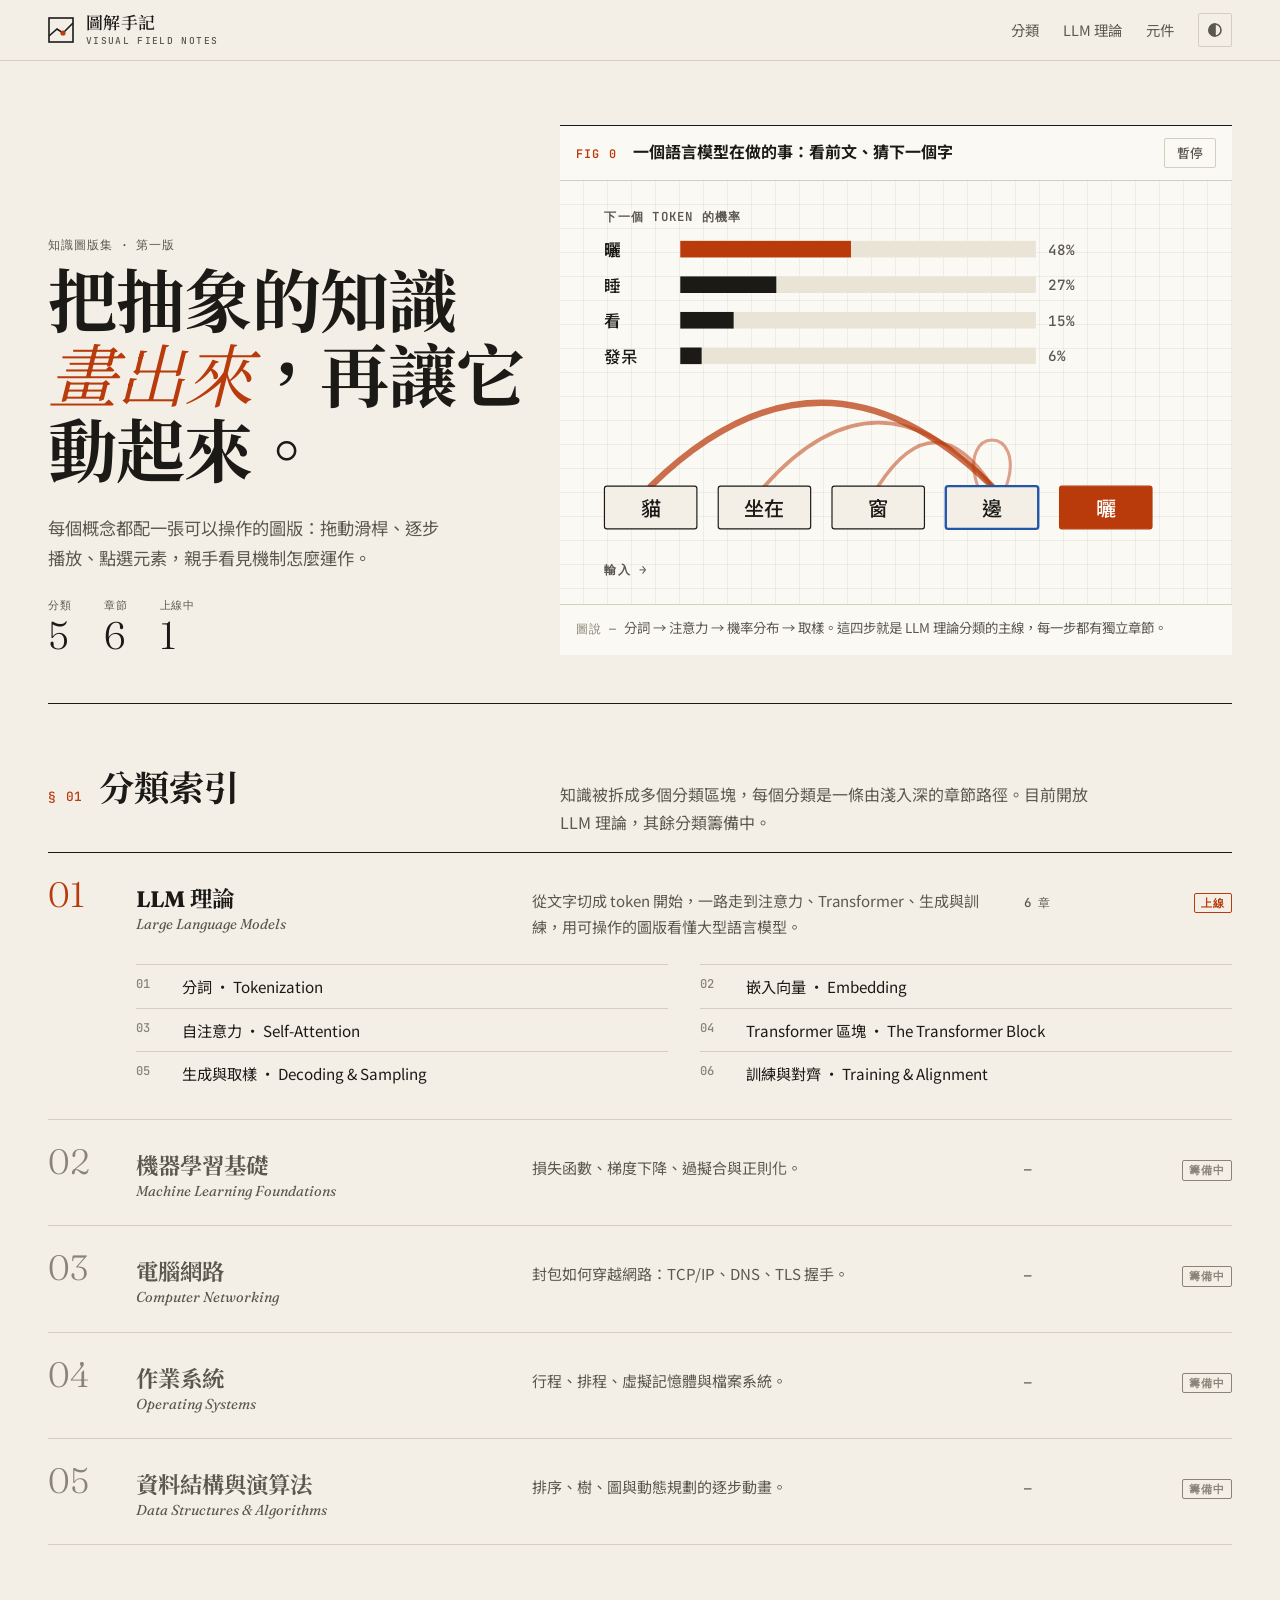
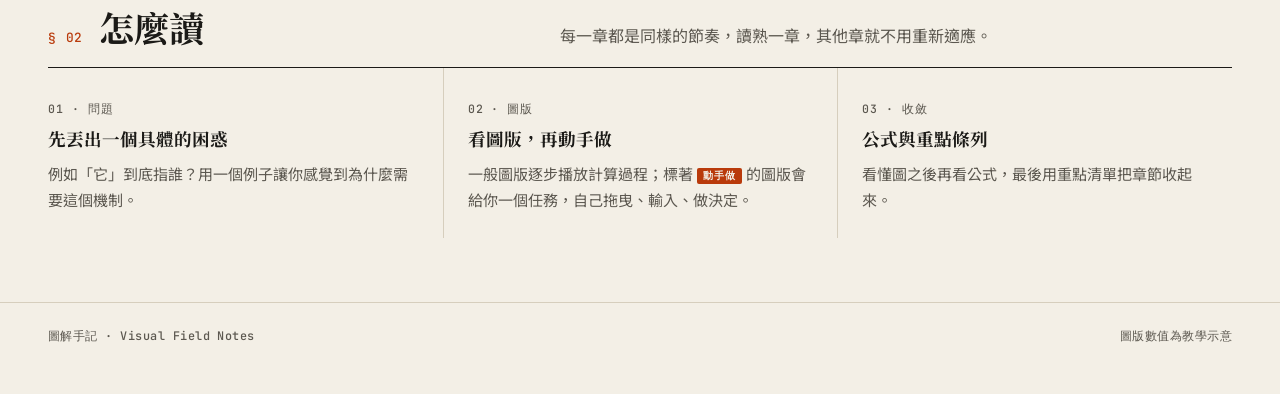
<file: index.html>
<!doctype html>
<html lang="zh-Hant">
<head>
<meta charset="utf-8">
<meta name="viewport" content="width=device-width, initial-scale=1">
<title>圖解手記 · Visual Field Notes</title>
<meta name="description" content="用可操作的動畫圖版理解知識體系。第一個分類：LLM 理論。">
<script>try{var t=localStorage.getItem("fl-theme");if(t)document.documentElement.setAttribute("data-theme",t)}catch(e){}</script>
<link rel="preconnect" href="https://fonts.googleapis.com">
<link rel="preconnect" href="https://fonts.gstatic.com" crossorigin>
<link rel="stylesheet" href="https://fonts.googleapis.com/css2?family=Fraunces:ital,opsz,wght@0,9..144,300..700;1,9..144,400&family=JetBrains+Mono:wght@400;500;600&family=Noto+Sans+TC:wght@400;500;700&family=Noto+Serif+TC:wght@700&display=swap">
<link rel="stylesheet" href="assets/css/site.css">
<style>
  /* ---- 首頁：非對稱 12 欄，左側標題壓住、右側活標本 ---- */
  .hero { display: grid; grid-template-columns: minmax(0, 5fr) minmax(0, 7fr); gap: var(--s-6); padding: var(--s-8) 0 var(--s-7); border-bottom: 1px solid var(--rule-strong); align-items: end; }
  .hero h1 { margin: var(--s-3) 0 var(--s-5); font: 700 clamp(2.4rem, 5.4vw, 4.4rem)/1.08 var(--f-display); letter-spacing: -.015em; text-wrap: balance; }
  .hero h1 em { font-style: italic; font-weight: 400; color: var(--accent); }
  .hero-deck { margin: 0 0 var(--s-5); max-width: 40ch; font-size: 1.08rem; color: var(--text-muted); }
  .hero-meta { display: grid; grid-template-columns: repeat(3, auto); justify-content: start; gap: var(--s-1) var(--s-6); margin: 0; }
  .hero-meta dt { font: 500 .7rem/1.3 var(--f-mono); letter-spacing: .08em; text-transform: uppercase; color: var(--text-muted); grid-row: 1; }
  .hero-meta dd { margin: 0; font: 300 2.4rem/1 var(--f-display); font-variant-numeric: tabular-nums; grid-row: 2; }
  .hero .plate { margin: 0; }
  .hero .plate-stage { min-height: 0; padding: var(--s-4); }
  #specimen { width: 100%; height: auto; display: block; }
  .sp-tok rect { fill: var(--surface-page); stroke: var(--rule-strong); }
  .sp-tok text { font: 500 17px var(--f-body); fill: var(--text); text-anchor: middle; dominant-baseline: central; }
  .sp-tok { opacity: 0; transform: translateY(8px); transition: opacity var(--dur-3) var(--ease-out), transform var(--dur-3) var(--ease-out); }
  .sp-tok.in { opacity: 1; transform: none; }
  .sp-tok.pred rect { fill: var(--accent); stroke: var(--accent); }
  .sp-tok.pred text { fill: #fff; }
  .sp-tok.last rect { stroke: var(--data-q); stroke-width: 2; }
  .sp-arc { fill: none; stroke: var(--data-k); stroke-linecap: round; transition: opacity var(--dur-2) linear; }
  .sp-cand { transition: opacity var(--dur-2) linear; }
  .sp-cand text { font: 500 14px var(--f-body); fill: var(--text); dominant-baseline: central; }
  .sp-cand .pct { font: 500 12px var(--f-mono); fill: var(--text-muted); }
  .sp-bar { fill: var(--surface-ink); transition: width var(--dur-3) var(--ease-out); }
  .sp-cand.win .sp-bar { fill: var(--accent); }
  .sp-cand.win text:first-child { font-weight: 700; }
  .sp-lbl { font: 600 10.5px var(--f-mono); letter-spacing: .1em; fill: var(--text-muted); }
  @media (max-width: 900px) { .hero { grid-template-columns: 1fr; padding-top: var(--s-6); } }

  /* ---- 分類索引：ruled rows ---- */
  .section-head { display: grid; grid-template-columns: minmax(0, 5fr) minmax(0, 7fr); gap: var(--s-6); padding: var(--s-8) 0 var(--s-4); align-items: baseline; }
  .section-head h2 { margin: 0; font: 700 clamp(1.6rem, 3vw, 2.2rem)/1.2 var(--f-display); display: flex; gap: var(--s-4); align-items: baseline; }
  .section-head h2 .sec { font: 500 .8rem/1 var(--f-mono); color: var(--accent); letter-spacing: .06em; }
  .section-head p { margin: 0; color: var(--text-muted); max-width: 60ch; }
  @media (max-width: 900px) { .section-head { grid-template-columns: 1fr; gap: var(--s-2); } }

  .cat-list { list-style: none; margin: 0; padding: 0; border-top: 1px solid var(--rule-strong); }
  .cat { border-bottom: 1px solid var(--rule); }
  .cat-row { display: grid; grid-template-columns: 4.5rem minmax(0, 4fr) minmax(0, 5fr) 6rem 6rem; gap: var(--s-4); align-items: baseline; padding: var(--s-5) 0; text-decoration: none; color: inherit; }
  a.cat-row:hover { color: inherit; }
  a.cat-row:hover .cat-title { color: var(--accent); }
  .cat-no { font: 300 2.2rem/1 var(--f-display); color: var(--text-faint); font-variant-numeric: tabular-nums; }
  .cat.is-live .cat-no { color: var(--accent); }
  .cat-title { font: 700 1.4rem/1.3 var(--f-display); transition: color var(--dur-1) linear; }
  .cat-title small { display: block; font: italic 400 .9rem/1.4 var(--f-display); color: var(--text-muted); }
  .cat-sum { font-size: .94rem; color: var(--text-muted); }
  .cat-count { font: 500 .78rem/1.4 var(--f-mono); color: var(--text-muted); }
  .cat-row .status { justify-self: end; }
  .cat:not(.is-live) .cat-title { color: var(--text-muted); }
  .cat-chapters { list-style: none; margin: 0 0 var(--s-5); padding: 0 0 0 calc(4.5rem + var(--s-4)); display: grid; grid-template-columns: repeat(2, minmax(0, 1fr)); column-gap: var(--s-6); }
  .cat-chapters a { display: grid; grid-template-columns: 2.4rem 1fr; gap: var(--s-2); padding: var(--s-2) 0; border-top: 1px solid var(--rule); text-decoration: none; font-size: .95rem; }
  .cat-chapters a span { font: 500 .76rem/1.9 var(--f-mono); color: var(--text-faint); }
  .cat-chapters a:hover span { color: var(--accent); }
  @media (max-width: 900px) {
    .cat-row { grid-template-columns: 3rem minmax(0, 1fr) auto; }
    .cat-sum { grid-column: 2 / -1; grid-row: 2; }
    .cat-count { display: none; }
    .cat-chapters { padding-left: calc(3rem + var(--s-4)); grid-template-columns: 1fr; }
  }

  /* ---- 使用方式 ---- */
  .howto { list-style: none; margin: 0; padding: 0; display: grid; grid-template-columns: repeat(3, minmax(0, 1fr)); border-top: 1px solid var(--rule-strong); }
  .howto li { padding: var(--s-5) var(--s-5) var(--s-5) 0; }
  .howto li + li { border-left: 1px solid var(--rule); padding-left: var(--s-5); }
  .howto b { display: block; font: 700 1.1rem/1.4 var(--f-display); margin: var(--s-2) 0; }
  .howto p { margin: 0; color: var(--text-muted); font-size: .94rem; }
  @media (max-width: 760px) { .howto { grid-template-columns: 1fr; } .howto li + li { border-left: 0; border-top: 1px solid var(--rule); padding-left: 0; } }
</style>
</head>
<body>
<a class="skip-link" href="#main">跳到主要內容</a>
<header class="masthead"><div class="masthead-inner">
  <a class="brand" href="index.html" aria-current="page">
    <svg class="brand-mark" viewBox="0 0 26 26" aria-hidden="true"><rect class="bm-frame" x="1" y="1" width="24" height="24"/><path class="bm-line" d="M1 19 L9 12 L15 16 L25 6"/><circle class="bm-dot" cx="15" cy="16" r="2.6"/></svg>
    <span class="brand-name">圖解手記<small>Visual Field Notes</small></span>
  </a>
  <nav class="site-nav" aria-label="主要">
    <a href="#categories" class="nav-optional">分類</a>
    <a href="llm/index.html">LLM 理論</a>
    <a href="preview.html" class="nav-optional">元件</a>
  </nav>
  <button class="theme-toggle" type="button" aria-label="切換主題"><svg viewBox="0 0 16 16" aria-hidden="true"><circle cx="8" cy="8" r="6"/><path d="M8 2a6 6 0 0 0 0 12z" fill="currentColor"/></svg></button>
</div></header>

<main id="main" class="page">
  <section class="hero" aria-labelledby="hero-title">
    <div>
      <p class="meta-label">知識圖版集 · 第一版</p>
      <h1 id="hero-title">把抽象的知識<br><em>畫出來</em>，再讓它動起來。</h1>
      <p class="hero-deck">每個概念都配一張可以操作的圖版：拖動滑桿、逐步播放、點選元素，親手看見機制怎麼運作。</p>
      <dl class="hero-meta" id="hero-stats">
        <dt>分類</dt><dd data-stat="cats">0</dd>
        <dt>章節</dt><dd data-stat="chapters">0</dd>
        <dt>上線中</dt><dd data-stat="live">0</dd>
      </dl>
    </div>

    <figure class="plate" aria-labelledby="sp-title">
      <div class="plate-head">
        <span class="plate-fig">FIG 0</span>
        <h2 class="plate-title" id="sp-title">一個語言模型在做的事：看前文、猜下一個字</h2>
        <button class="btn btn-ghost btn-sm" type="button" id="sp-toggle" aria-pressed="true">暫停</button>
      </div>
      <div class="plate-stage">
        <svg id="specimen" viewBox="0 0 540 330" role="img" aria-label="示意動畫：模型讀入前文 token，透過注意力參考前文，輸出下一個 token 的機率並選出最高者。"></svg>
      </div>
      <p class="plate-cap">分詞 → 注意力 → 機率分布 → 取樣。這四步就是 LLM 理論分類的主線，每一步都有獨立章節。</p>
    </figure>
  </section>

  <section aria-labelledby="cat-title" id="categories">
    <div class="section-head">
      <h2 id="cat-title"><span class="sec">§ 01</span>分類索引</h2>
      <p>知識被拆成多個分類區塊，每個分類是一條由淺入深的章節路徑。目前開放 LLM 理論，其餘分類籌備中。</p>
    </div>
    <ol class="cat-list" id="cat-list"></ol>
  </section>

  <section aria-labelledby="how-title">
    <div class="section-head">
      <h2 id="how-title"><span class="sec">§ 02</span>怎麼讀</h2>
      <p>每一章都是同樣的節奏，讀熟一章，其他章就不用重新適應。</p>
    </div>
    <ol class="howto">
      <li><span class="meta-label">01 · 問題</span><b>先丟出一個具體的困惑</b><p>例如「它」到底指誰？用一個例子讓你感覺到為什麼需要這個機制。</p></li>
      <li><span class="meta-label">02 · 圖版</span><b>看圖版，再動手做</b><p>一般圖版逐步播放計算過程；標著<span class="lab-tag" style="margin:0 4px">動手做</span>的圖版會給你一個任務，自己拖曳、輸入、做決定。</p></li>
      <li><span class="meta-label">03 · 收斂</span><b>公式與重點條列</b><p>看懂圖之後再看公式，最後用重點清單把章節收起來。</p></li>
    </ol>
  </section>
</main>

<footer class="site-foot"><div class="site-foot-inner">
  <p>圖解手記 · Visual Field Notes</p>
  <p>圖版數值為教學示意</p>
</div></footer>

<script src="assets/js/catalog.js"></script>
<script src="assets/js/site.js"></script>
<script>
(function () {
  "use strict";
  var cat = window.FL_CATALOG.categories;

  /* ---- 統計數字（Ticker） ---- */
  var stats = {
    cats: cat.length,
    chapters: cat.reduce(function (s, c) { return s + c.chapters.length; }, 0),
    live: cat.filter(function (c) { return c.status === "live"; }).length
  };
  var statEls = document.querySelectorAll("[data-stat]");
  FL.inView(document.getElementById("hero-stats"), function () {
    statEls.forEach(function (el) { FL.ticker(el, stats[el.dataset.stat], { digits: 0, duration: 900 }); });
  });

  /* ---- 分類索引 ---- */
  var list = document.getElementById("cat-list");
  cat.forEach(function (c) {
    var li = FL.el("li", { class: "cat" + (c.status === "live" ? " is-live" : "") }, list);
    var row = FL.el(c.status === "live" ? "a" : "div", { class: "cat-row" }, li);
    if (c.status === "live") row.setAttribute("href", c.id + "/index.html");
    FL.el("span", { class: "cat-no", text: c.no }, row);
    var t = FL.el("span", { class: "cat-title", text: c.title }, row);
    FL.el("small", { text: c.en }, t);
    FL.el("span", { class: "cat-sum", text: c.summary }, row);
    FL.el("span", { class: "cat-count", text: c.chapters.length ? c.chapters.length + " 章" : "—" }, row);
    FL.el("span", { class: "status " + (c.status === "live" ? "status-live" : "status-planned"), text: c.status === "live" ? "上線" : "籌備中" }, row);
    if (c.chapters.length) {
      var ul = FL.el("ol", { class: "cat-chapters", "aria-label": c.title + " 章節" }, li);
      c.chapters.forEach(function (ch) {
        var a = FL.el("a", { href: c.id + "/" + ch.slug + ".html" }, FL.el("li", {}, ul));
        FL.el("span", { text: ch.no }, a);
        a.appendChild(document.createTextNode(ch.title + " · " + ch.en));
      });
    }
  });

  /* ---- FIG 0：活標本 ---- */
  var S = FL.svg, svg = document.getElementById("specimen");
  var SCENES = [
    { toks: ["我", "喜歡", "喝"], w: [0.18, 0.34, 0.48], cands: [["咖啡", 0.62], ["茶", 0.21], ["水", 0.09], ["酒", 0.05]] },
    { toks: ["貓", "坐在", "窗", "邊"], w: [0.42, 0.22, 0.2, 0.16], cands: [["曬", 0.48], ["睡", 0.27], ["看", 0.15], ["發呆", 0.06]] },
    { toks: ["今天", "天氣", "很"], w: [0.24, 0.52, 0.24], cands: [["好", 0.55], ["熱", 0.24], ["冷", 0.12], ["晴朗", 0.06]] }
  ];
  var ROW = 262, TW = 78, GAP = 18, X0 = 24;
  S("text", { class: "sp-lbl", x: 24, y: 20, text: "下一個 TOKEN 的機率" }, svg);
  S("text", { class: "sp-lbl", x: 24, y: ROW + 56, text: "輸入 →" }, svg);
  var gArcs = S("g", {}, svg), gToks = S("g", {}, svg), gCands = S("g", {}, svg);
  var cands = [];
  for (var c = 0; c < 4; c++) {
    var g = S("g", { class: "sp-cand", transform: "translate(24," + (44 + c * 30) + ")" }, gCands);
    var t = S("text", { x: 0, y: 0 }, g);
    S("rect", { x: 64, y: -7, width: 300, height: 14, fill: "var(--surface-sunken)" }, g);
    var bar = S("rect", { class: "sp-bar", x: 64, y: -7, width: 0, height: 14 }, g);
    var pct = S("text", { class: "pct", x: 374, y: 0 }, g);
    cands.push({ g: g, t: t, bar: bar, pct: pct });
  }
  function xOf(i) { return X0 + i * (TW + GAP); }
  function tok(i, label, cls) {
    var g = S("g", { class: "sp-tok " + (cls || "") }, gToks);
    S("rect", { x: xOf(i), y: ROW - 18, width: TW, height: 36, rx: 2 }, g);
    S("text", { x: xOf(i) + TW / 2, y: ROW, text: label }, g);
    return g;
  }

  var scene = 0, timers = [], running = !FL.reducedMotion();
  function later(fn, ms) { timers.push(setTimeout(fn, ms)); }
  function clear() { timers.forEach(clearTimeout); timers = []; }

  function play(final) {
    clear();
    var sc = SCENES[scene], n = sc.toks.length;
    gArcs.innerHTML = ""; gToks.innerHTML = "";
    cands.forEach(function (c) { c.g.classList.remove("win"); c.g.style.opacity = 0; c.bar.setAttribute("width", 0); });
    var els = sc.toks.map(function (w, i) { return tok(i, w, i === n - 1 ? "last" : ""); });
    var T = final ? 0 : 1;
    // 1) token 依序出現
    els.forEach(function (el, i) { later(function () { el.classList.add("in"); }, T * (200 + i * 260)); });
    var t1 = T * (200 + n * 260 + 200);
    // 2) 從最後一個 token 畫出注意力弧
    later(function () {
      var xl = xOf(n - 1) + TW / 2;
      sc.w.forEach(function (w, j) {
        var xj = xOf(j) + TW / 2, d;
        if (j === n - 1) d = "M" + (xl - 12) + " " + (ROW - 18) + " C " + (xl - 30) + " " + (ROW - 70) + " " + (xl + 30) + " " + (ROW - 70) + " " + (xl + 12) + " " + (ROW - 18);
        else d = "M" + xl + " " + (ROW - 18) + " Q " + (xl + xj) / 2 + " " + (ROW - 18 - 40 - (xl - xj) * 0.35) + " " + xj + " " + (ROW - 18);
        var p = S("path", { class: "sp-arc", d: d, "stroke-width": (1 + w * 10).toFixed(1), opacity: (0.3 + w).toFixed(2) }, gArcs);
        if (!final) FL.drawIn(p, j * 120);
      });
    }, t1);
    var t2 = t1 + T * 1100;
    // 3) 機率條
    later(function () {
      sc.cands.forEach(function (cd, k) {
        var c = cands[k];
        c.t.textContent = cd[0];
        c.g.style.opacity = 1;
        c.bar.setAttribute("width", (cd[1] * 300).toFixed(1));
        if (final) c.pct.textContent = Math.round(cd[1] * 100) + "%";
        else pctTick(c.pct, cd[1] * 100);
      });
    }, t2);
    // 4) 選出最高者並接到輸入
    var t3 = t2 + T * 1000;
    later(function () {
      cands[0].g.classList.add("win");
      var p = tok(n, sc.cands[0][0], "pred");
      requestAnimationFrame(function () { p.classList.add("in"); });
      if (final) p.classList.add("in");
    }, t3);
    if (!final && running) later(function () { scene = (scene + 1) % SCENES.length; play(); }, t3 + 2400);
  }
  function pctTick(el, to) {
    FL.tween(500, function (e) { el.textContent = Math.round(to * e) + "%"; });
  }

  var toggle = document.getElementById("sp-toggle");
  function setRunning(on) {
    running = on;
    toggle.setAttribute("aria-pressed", on ? "true" : "false");
    toggle.textContent = on ? "暫停" : "播放";
    if (on) play(); else { clear(); play(true); }
  }
  toggle.addEventListener("click", function () { setRunning(!running); });
  FL.inView(svg, function () { setRunning(running); });
})();
</script>
</body>
</html>
</file>
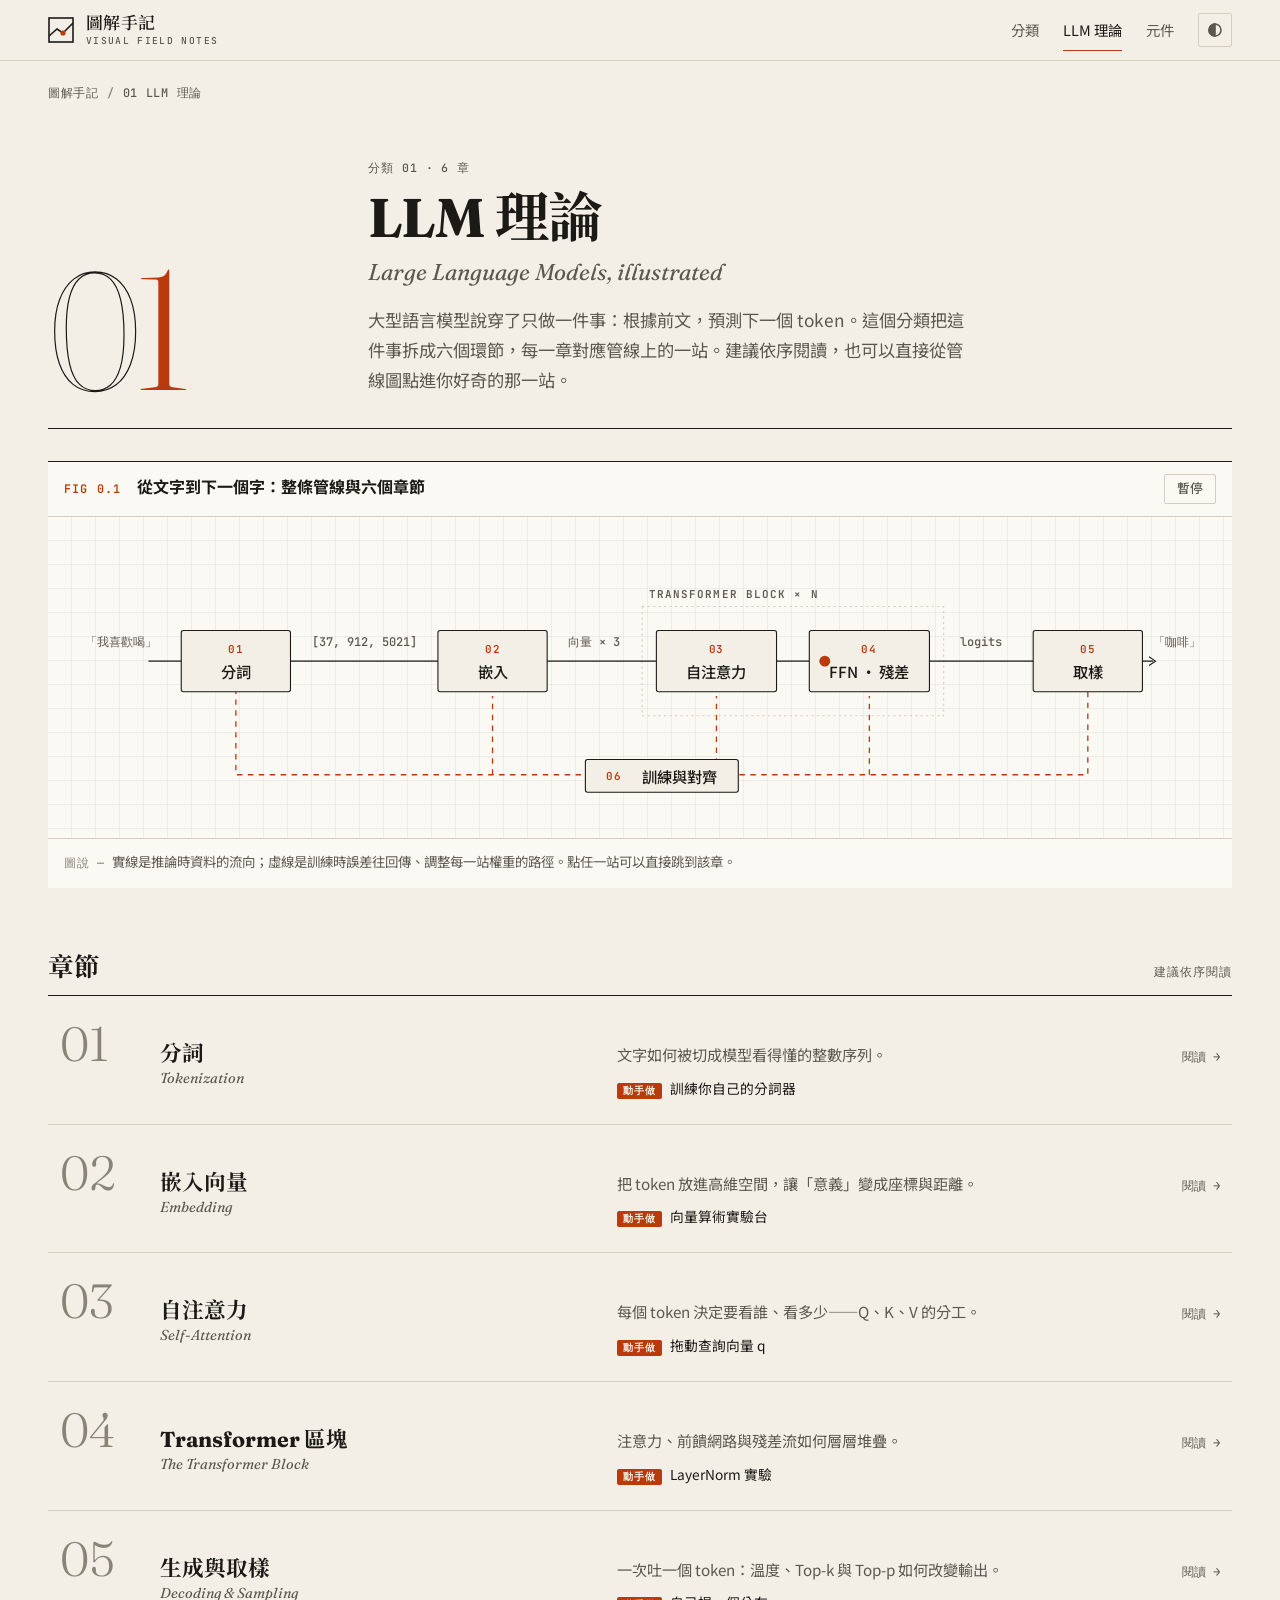
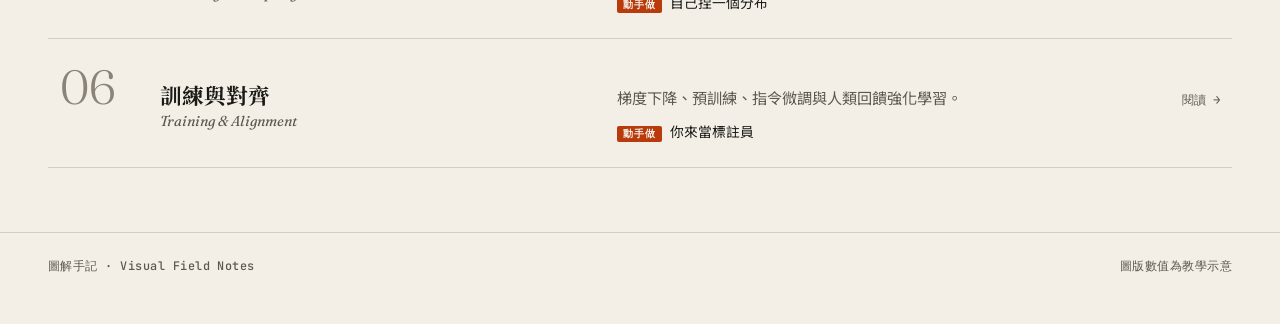
<file: llm/index.html>
<!doctype html>
<html lang="zh-Hant">
<head>
<meta charset="utf-8">
<meta name="viewport" content="width=device-width, initial-scale=1">
<title>LLM 理論 · 圖解手記</title>
<meta name="description" content="六章互動圖版，從分詞、嵌入、注意力、Transformer、取樣到訓練，看懂大型語言模型。">
<script>try{var t=localStorage.getItem("fl-theme");if(t)document.documentElement.setAttribute("data-theme",t)}catch(e){}</script>
<link rel="preconnect" href="https://fonts.googleapis.com">
<link rel="preconnect" href="https://fonts.gstatic.com" crossorigin>
<link rel="stylesheet" href="https://fonts.googleapis.com/css2?family=Fraunces:ital,opsz,wght@0,9..144,300..700;1,9..144,400&family=JetBrains+Mono:wght@400;500;600&family=Noto+Sans+TC:wght@400;500;700&family=Noto+Serif+TC:wght@700&display=swap">
<link rel="stylesheet" href="../assets/css/site.css">
<style>
  .pipe-node rect { fill: var(--surface-page); stroke: var(--rule-strong); transition: fill var(--dur-1) linear, stroke var(--dur-1) linear; }
  .pipe-node text { font: 500 14px var(--f-body); fill: var(--text); text-anchor: middle; dominant-baseline: central; pointer-events: none; }
  .pipe-node .no { font: 600 10px var(--f-mono); fill: var(--accent); letter-spacing: .08em; }
  .pipe-node { cursor: pointer; outline: none; }
  .pipe-node.on rect, .pipe-node:focus-visible rect { fill: var(--surface-ink); stroke: var(--surface-ink); }
  .pipe-node.on text, .pipe-node:focus-visible text { fill: var(--text-on-ink); }
  .pipe-node.on .no, .pipe-node:focus-visible .no { fill: var(--data-hi); }
  .pipe-data text { font: 500 11px var(--f-mono); fill: var(--text-muted); text-anchor: middle; }
  .pipe-line { fill: none; stroke: var(--rule-strong); stroke-width: 1.2; }
  .pipe-loop { fill: none; stroke: var(--accent); stroke-width: 1.2; stroke-dasharray: 5 5; }
  .pipe-pulse { fill: var(--accent); }

  .ch-list { list-style: none; margin: 0; padding: 0; border-top: 1px solid var(--rule-strong); }
  .ch-list a {
    display: grid; grid-template-columns: 5.5rem minmax(0, 4fr) minmax(0, 5fr) auto; gap: var(--s-5); align-items: baseline;
    padding: var(--s-5) var(--s-3) var(--s-5) 0; border-bottom: 1px solid var(--rule); text-decoration: none;
    transition: background var(--dur-1) linear;
  }
  .ch-list a:hover, .ch-list a.on { background: var(--surface-raised); color: inherit; }
  .ch-no { font: 300 3rem/1 var(--f-display); color: var(--text-faint); font-variant-numeric: tabular-nums; padding-left: var(--s-3); transition: color var(--dur-1) linear; }
  .ch-list a:hover .ch-no, .ch-list a.on .ch-no { color: var(--accent); }
  .ch-title { font: 700 1.35rem/1.3 var(--f-display); }
  .ch-title small { display: block; font: italic 400 .9rem/1.4 var(--f-display); color: var(--text-muted); }
  .ch-sum { color: var(--text-muted); font-size: .95rem; }
  .ch-lab { display: flex; align-items: baseline; gap: var(--s-2); margin-top: var(--s-2); font-size: .86rem; color: var(--text); }
  .ch-lab .lab-tag { margin-left: 0; }
  .ch-go { font: 500 .78rem var(--f-mono); color: var(--text-muted); white-space: nowrap; }
  .ch-list a:hover .ch-go { color: var(--accent); }
  @media (max-width: 860px) {
    .ch-list a { grid-template-columns: 3.6rem minmax(0, 1fr); gap: var(--s-1) var(--s-4); }
    .ch-no { font-size: 2.2rem; grid-row: span 2; }
    .ch-go { display: none; }
  }
  .list-head { display: flex; justify-content: space-between; align-items: baseline; margin: var(--s-8) 0 var(--s-3); }
  .list-head h2 { margin: 0; font: 700 1.6rem/1.2 var(--f-display); }
</style>
</head>
<body>
<a class="skip-link" href="#main">跳到主要內容</a>
<header class="masthead"><div class="masthead-inner">
  <a class="brand" href="../index.html">
    <svg class="brand-mark" viewBox="0 0 26 26" aria-hidden="true"><rect class="bm-frame" x="1" y="1" width="24" height="24"/><path class="bm-line" d="M1 19 L9 12 L15 16 L25 6"/><circle class="bm-dot" cx="15" cy="16" r="2.6"/></svg>
    <span class="brand-name">圖解手記<small>Visual Field Notes</small></span>
  </a>
  <nav class="site-nav" aria-label="主要">
    <a href="../index.html#categories" class="nav-optional">分類</a>
    <a href="index.html" aria-current="page">LLM 理論</a>
    <a href="../preview.html" class="nav-optional">元件</a>
  </nav>
  <button class="theme-toggle" type="button" aria-label="切換主題"><svg viewBox="0 0 16 16" aria-hidden="true"><circle cx="8" cy="8" r="6"/><path d="M8 2a6 6 0 0 0 0 12z" fill="currentColor"/></svg></button>
</div></header>

<main id="main" class="page">
  <ol class="crumbs">
    <li><a href="../index.html">圖解手記</a></li>
    <li aria-current="page">01 LLM 理論</li>
  </ol>

  <header class="chapter-head">
    <p class="chapter-num" aria-hidden="true">0<span class="num-accent">1</span></p>
    <div>
      <p class="meta-label">分類 01 · 6 章</p>
      <h1 class="chapter-title">LLM 理論<span class="en">Large Language Models, illustrated</span></h1>
      <p class="chapter-deck">大型語言模型說穿了只做一件事：根據前文，預測下一個 token。這個分類把這件事拆成六個環節，每一章對應管線上的一站。建議依序閱讀，也可以直接從管線圖點進你好奇的那一站。</p>
    </div>
  </header>

  <figure class="plate" id="fig-0-1">
    <div class="plate-head">
      <span class="plate-fig">FIG 0.1</span>
      <h2 class="plate-title">從文字到下一個字：整條管線與六個章節</h2>
      <button class="btn btn-ghost btn-sm" type="button" id="pipe-toggle" aria-pressed="true">暫停</button>
    </div>
    <div class="plate-stage">
      <div class="stage-scroll"><svg class="stage-svg" id="pipe" viewBox="0 0 1040 250" role="img" aria-label="LLM 管線：文字經過分詞、嵌入、注意力與 Transformer 區塊、取樣，產出下一個字；訓練以虛線回饋調整所有權重。"></svg></div>
      <p class="scroll-hint">← 可橫向捲動 →</p>
    </div>
    <p class="plate-cap">實線是推論時資料的流向；虛線是訓練時誤差往回傳、調整每一站權重的路徑。點任一站可以直接跳到該章。</p>
  </figure>

  <div class="list-head">
    <h2>章節</h2>
    <span class="meta-label">建議依序閱讀</span>
  </div>
  <ol class="ch-list" id="ch-list"></ol>
</main>

<footer class="site-foot"><div class="site-foot-inner">
  <p>圖解手記 · Visual Field Notes</p>
  <p>圖版數值為教學示意</p>
</div></footer>

<script src="../assets/js/catalog.js"></script>
<script src="../assets/js/site.js"></script>
<script>
(function () {
  "use strict";
  var track = FL_CATALOG.categories.filter(function (c) { return c.id === "llm"; })[0];
  var list = document.getElementById("ch-list");
  var rows = {};
  track.chapters.forEach(function (c) {
    var a = FL.el("a", { href: c.slug + ".html" }, FL.el("li", {}, list));
    FL.el("span", { class: "ch-no", text: c.no }, a);
    var t = FL.el("span", { class: "ch-title", text: c.title }, a);
    FL.el("small", { text: c.en }, t);
    var sum = FL.el("span", { class: "ch-sum", text: c.summary }, a);
    if (c.lab) {
      var lab = FL.el("span", { class: "ch-lab" }, sum);
      FL.el("span", { class: "lab-tag", text: "動手做" }, lab);
      lab.appendChild(document.createTextNode(c.lab));
    }
    FL.el("span", { class: "ch-go", text: "閱讀 →" }, a);
    rows[c.no] = a;
  });

  /* ---- 管線圖 ---- */
  var S = FL.svg, svg = document.getElementById("pipe");
  var Y = 110, H = 56;
  var NODES = [
    { no: "01", label: "分詞", x: 150, w: 100 },
    { no: "02", label: "嵌入", x: 385, w: 100 },
    { no: "03", label: "自注意力", x: 590, w: 110 },
    { no: "04", label: "FFN · 殘差", x: 730, w: 110 },
    { no: "05", label: "取樣", x: 930, w: 100 }
  ];
  var DATA = [
    { x: 45, t: "「我喜歡喝」" },
    { x: 268, t: "[37, 912, 5021]" },
    { x: 478, t: "向量 × 3" },
    { x: 832, t: "logits" },
    { x: 1012, t: "「咖啡」" }
  ];
  // Transformer 區塊外框（03 + 04 重複 N 次）
  S("rect", { x: 522, y: Y - H / 2 - 22, width: 276, height: H + 44, fill: "none", stroke: "var(--rule)", "stroke-dasharray": "2 3" }, svg);
  S("text", { x: 528, y: Y - H / 2 - 30, text: "TRANSFORMER BLOCK × N", style: "font:600 10px var(--f-mono);fill:var(--text-muted);letter-spacing:.1em" }, svg);

  var main = S("path", { class: "pipe-line", d: "M 70 " + Y + " H 990", "marker-end": "" }, svg);
  S("path", { d: "M 986 " + (Y - 4) + " l 6 4 l -6 4", fill: "none", stroke: "var(--rule-strong)" }, svg);
  var gData = S("g", { class: "pipe-data" }, svg);
  DATA.forEach(function (d) { S("text", { x: d.x, y: Y - 14, text: d.t }, gData); });

  // 訓練回饋迴圈
  var loop = S("path", { class: "pipe-loop", d: "M 930 " + (Y + H / 2) + " V 214 H 150 V " + (Y + H / 2) }, svg);
  [385, 590, 730].forEach(function (x) { S("path", { class: "pipe-loop", d: "M " + x + " 214 V " + (Y + H / 2 + 4) }, svg); });
  var tg = S("g", { class: "pipe-node", tabindex: "0", role: "link", "aria-label": "第 06 章 訓練與對齊" }, svg);
  S("rect", { x: 470, y: 200, width: 140, height: 30, rx: 2 }, tg);
  S("text", { class: "no", x: 496, y: 215, text: "06" }, tg);
  S("text", { x: 556, y: 215, text: "訓練與對齊" }, tg);
  var nodeEls = { "06": tg };

  NODES.forEach(function (n) {
    var g = S("g", { class: "pipe-node", tabindex: "0", role: "link", "aria-label": "第 " + n.no + " 章 " + n.label }, svg);
    S("rect", { x: n.x - n.w / 2, y: Y - H / 2, width: n.w, height: H, rx: 2 }, g);
    S("text", { class: "no", x: n.x, y: Y - 11, text: n.no }, g);
    S("text", { x: n.x, y: Y + 9, text: n.label }, g);
    nodeEls[n.no] = g;
  });

  Object.keys(nodeEls).forEach(function (no) {
    var g = nodeEls[no], ch = track.chapters.filter(function (c) { return c.no === no; })[0];
    function hl(on) { g.classList.toggle("on", on); rows[no].classList.toggle("on", on); }
    g.addEventListener("mouseenter", function () { hl(true); });
    g.addEventListener("mouseleave", function () { hl(false); });
    g.addEventListener("focus", function () { hl(true); });
    g.addEventListener("blur", function () { hl(false); });
    g.addEventListener("click", function () { location.href = ch.slug + ".html"; });
    g.addEventListener("keydown", function (e) { if (e.key === "Enter") location.href = ch.slug + ".html"; });
    rows[no].addEventListener("mouseenter", function () { g.classList.add("on"); });
    rows[no].addEventListener("mouseleave", function () { g.classList.remove("on"); });
  });

  // 沿主線移動的脈衝（可暫停；reduced-motion 時不播放）
  var pulse = S("circle", { class: "pipe-pulse", r: 5, cx: 70, cy: Y }, svg);
  var len = main.getTotalLength(), t0 = null, raf, running = !FL.reducedMotion();
  function frame(now) {
    if (t0 == null) t0 = now;
    var p = ((now - t0) / 5200) % 1;
    var pt = main.getPointAtLength(p * len);
    pulse.setAttribute("cx", pt.x);
    raf = requestAnimationFrame(frame);
  }
  var toggle = document.getElementById("pipe-toggle");
  function set(on) {
    running = on;
    toggle.setAttribute("aria-pressed", on ? "true" : "false");
    toggle.textContent = on ? "暫停" : "播放";
    cancelAnimationFrame(raf);
    if (on) { t0 = null; raf = requestAnimationFrame(frame); }
  }
  toggle.addEventListener("click", function () { set(!running); });
  set(running);
})();
</script>
</body>
</html>
</file>
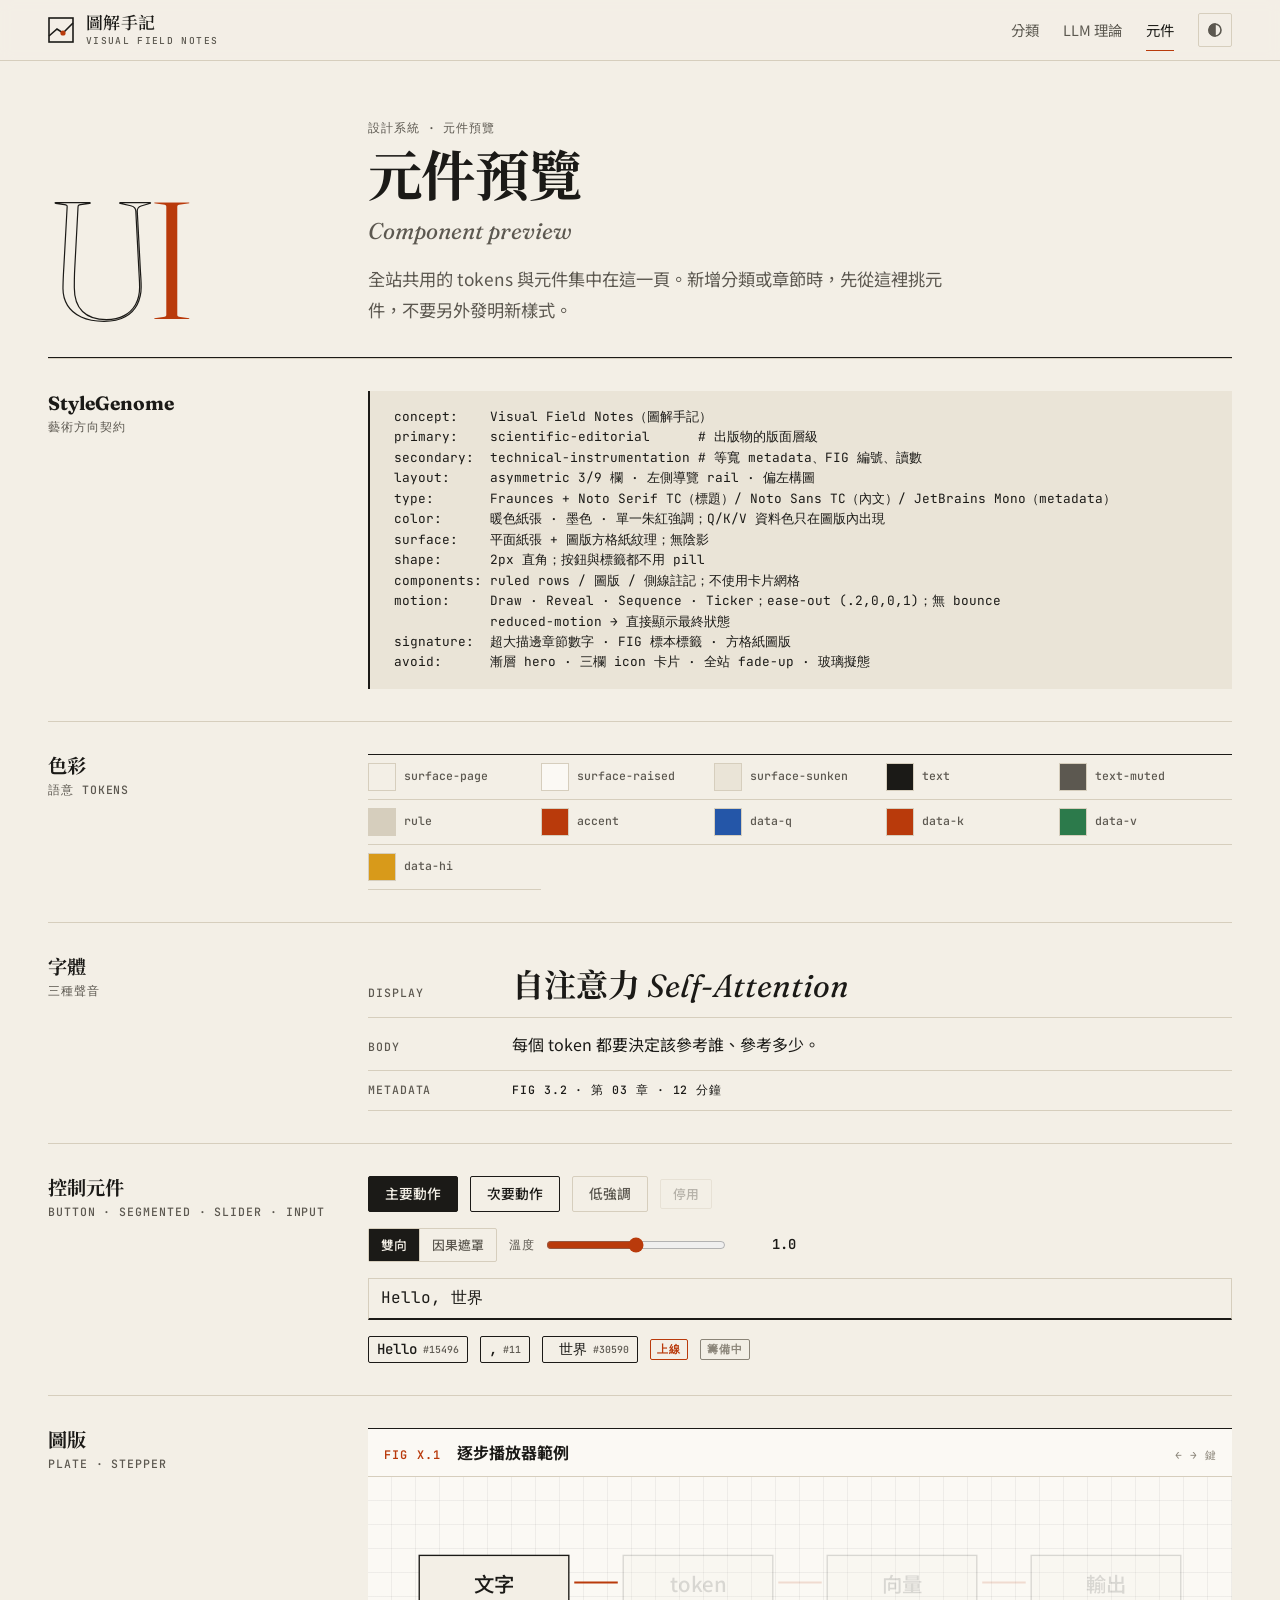
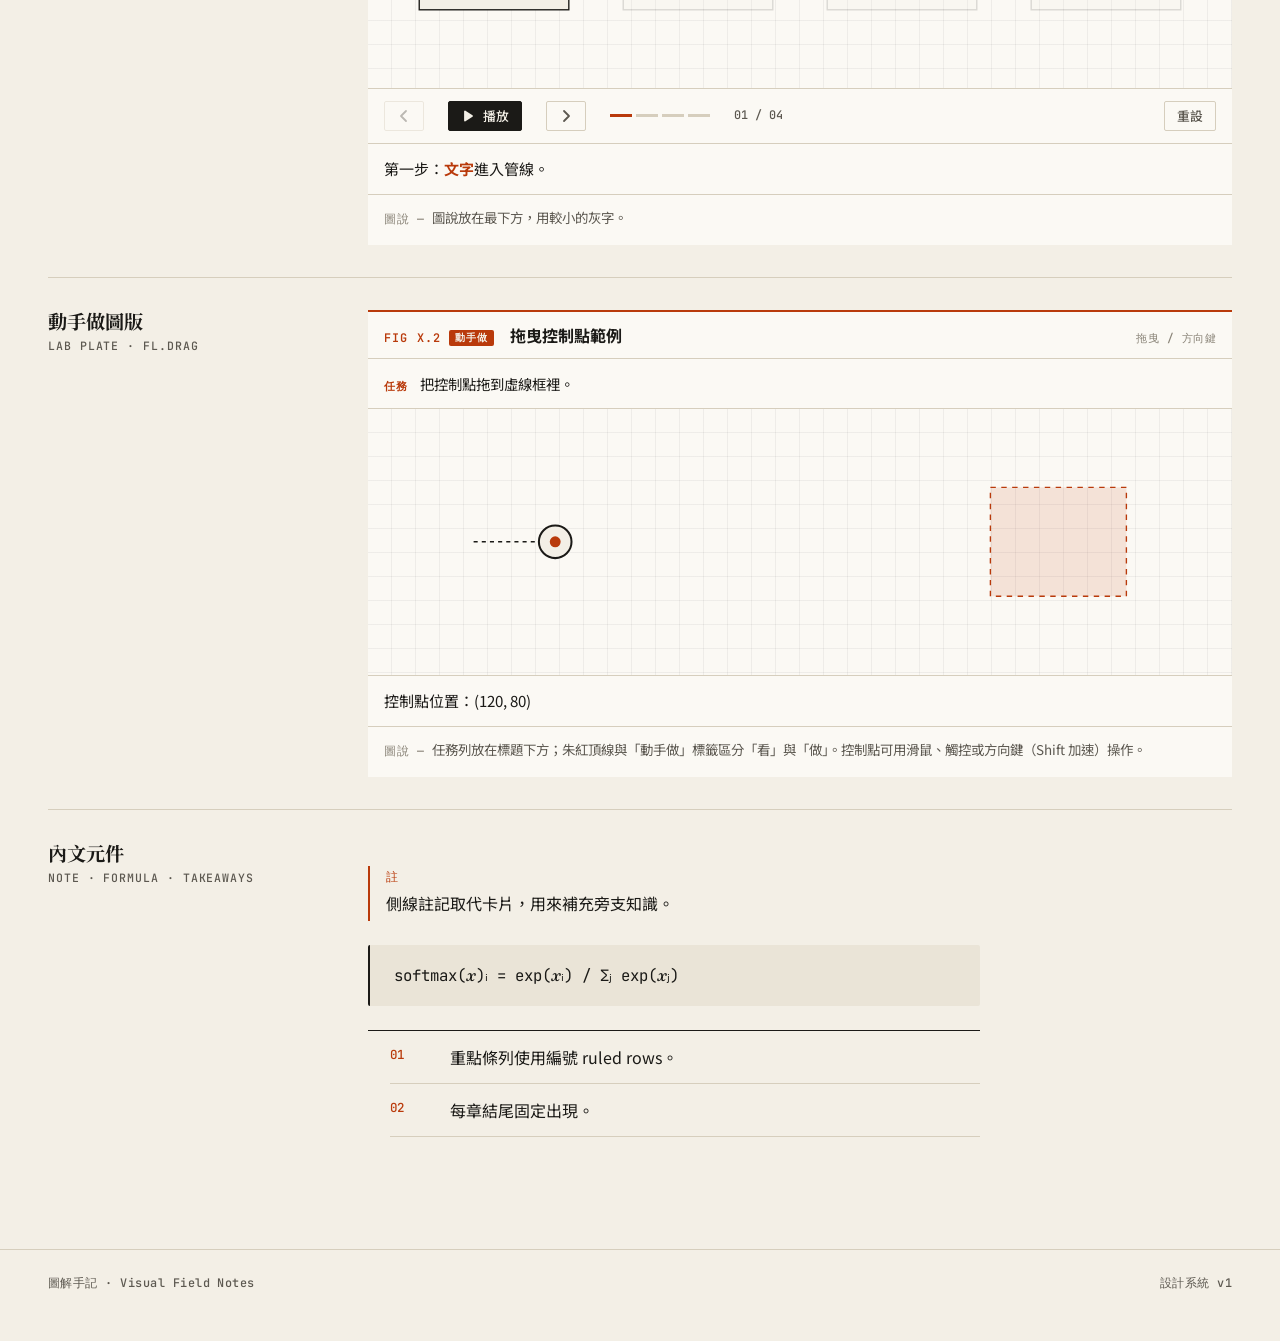
<file: preview.html>
<!doctype html>
<html lang="zh-Hant">
<head>
<meta charset="utf-8">
<meta name="viewport" content="width=device-width, initial-scale=1">
<title>元件預覽 · 圖解手記</title>
<meta name="description" content="圖解手記的設計 tokens 與元件預覽：StyleGenome、色彩、字體、控制元件與圖版。">
<script>try{var t=localStorage.getItem("fl-theme");if(t)document.documentElement.setAttribute("data-theme",t)}catch(e){}</script>
<link rel="preconnect" href="https://fonts.googleapis.com">
<link rel="preconnect" href="https://fonts.gstatic.com" crossorigin>
<link rel="stylesheet" href="https://fonts.googleapis.com/css2?family=Fraunces:ital,opsz,wght@0,9..144,300..700;1,9..144,400&family=JetBrains+Mono:wght@400;500;600&family=Noto+Sans+TC:wght@400;500;700&family=Noto+Serif+TC:wght@700&display=swap">
<link rel="stylesheet" href="assets/css/site.css">
<style>
  .pv-sec { display: grid; grid-template-columns: minmax(0, 3fr) minmax(0, 9fr); gap: var(--s-6); padding: var(--s-6) 0; border-top: 1px solid var(--rule); }
  .pv-sec > h2 { margin: 0; font: 700 1.2rem/1.3 var(--f-display); }
  .pv-sec > h2 small { display: block; margin-top: var(--s-1); }
  @media (max-width: 860px) { .pv-sec { grid-template-columns: 1fr; gap: var(--s-3); } }
  .sw { list-style: none; margin: 0; padding: 0; display: grid; grid-template-columns: repeat(auto-fill, minmax(150px, 1fr)); border-top: 1px solid var(--rule-strong); }
  .sw li { display: grid; grid-template-columns: 28px 1fr; gap: var(--s-2); align-items: center; padding: var(--s-2) 0; border-bottom: 1px solid var(--rule); }
  .sw i { width: 28px; height: 28px; background: var(--c); border: 1px solid var(--rule); }
  .sw span { font: 500 .72rem/1.3 var(--f-mono); color: var(--text-muted); }
  .type-row { display: grid; grid-template-columns: 8rem 1fr; gap: var(--s-4); align-items: baseline; padding: var(--s-3) 0; border-bottom: 1px solid var(--rule); }
  .row-gap { display: flex; flex-wrap: wrap; gap: var(--s-3); align-items: center; }
  pre.genome { font: 400 .8rem/1.6 var(--f-mono); background: var(--surface-sunken); padding: var(--s-4) var(--s-5); margin: 0; overflow-x: auto; border-left: 2px solid var(--rule-strong); }
</style>
</head>
<body>
<a class="skip-link" href="#main">跳到主要內容</a>
<header class="masthead"><div class="masthead-inner">
  <a class="brand" href="index.html">
    <svg class="brand-mark" viewBox="0 0 26 26" aria-hidden="true"><rect class="bm-frame" x="1" y="1" width="24" height="24"/><path class="bm-line" d="M1 19 L9 12 L15 16 L25 6"/><circle class="bm-dot" cx="15" cy="16" r="2.6"/></svg>
    <span class="brand-name">圖解手記<small>Visual Field Notes</small></span>
  </a>
  <nav class="site-nav" aria-label="主要">
    <a href="index.html#categories" class="nav-optional">分類</a>
    <a href="llm/index.html">LLM 理論</a>
    <a href="preview.html" aria-current="page" class="nav-optional">元件</a>
  </nav>
  <button class="theme-toggle" type="button" aria-label="切換主題"><svg viewBox="0 0 16 16" aria-hidden="true"><circle cx="8" cy="8" r="6"/><path d="M8 2a6 6 0 0 0 0 12z" fill="currentColor"/></svg></button>
</div></header>

<main id="main" class="page">
  <header class="chapter-head">
    <p class="chapter-num" aria-hidden="true">U<span class="num-accent">I</span></p>
    <div>
      <p class="meta-label">設計系統 · 元件預覽</p>
      <h1 class="chapter-title">元件預覽<span class="en">Component preview</span></h1>
      <p class="chapter-deck">全站共用的 tokens 與元件集中在這一頁。新增分類或章節時，先從這裡挑元件，不要另外發明新樣式。</p>
    </div>
  </header>

  <section class="pv-sec">
    <h2>StyleGenome<small class="meta-label">藝術方向契約</small></h2>
    <pre class="genome">concept:    Visual Field Notes（圖解手記）
primary:    scientific-editorial      # 出版物的版面層級
secondary:  technical-instrumentation # 等寬 metadata、FIG 編號、讀數
layout:     asymmetric 3/9 欄 · 左側導覽 rail · 偏左構圖
type:       Fraunces + Noto Serif TC（標題）/ Noto Sans TC（內文）/ JetBrains Mono（metadata）
color:      暖色紙張 · 墨色 · 單一朱紅強調；Q/K/V 資料色只在圖版內出現
surface:    平面紙張 + 圖版方格紙紋理；無陰影
shape:      2px 直角；按鈕與標籤都不用 pill
components: ruled rows / 圖版 / 側線註記；不使用卡片網格
motion:     Draw · Reveal · Sequence · Ticker；ease-out (.2,0,0,1)；無 bounce
            reduced-motion → 直接顯示最終狀態
signature:  超大描邊章節數字 · FIG 標本標籤 · 方格紙圖版
avoid:      漸層 hero · 三欄 icon 卡片 · 全站 fade-up · 玻璃擬態</pre>
  </section>

  <section class="pv-sec">
    <h2>色彩<small class="meta-label">語意 tokens</small></h2>
    <ul class="sw">
      <li style="--c:var(--surface-page)"><i></i><span>surface-page</span></li>
      <li style="--c:var(--surface-raised)"><i></i><span>surface-raised</span></li>
      <li style="--c:var(--surface-sunken)"><i></i><span>surface-sunken</span></li>
      <li style="--c:var(--text)"><i></i><span>text</span></li>
      <li style="--c:var(--text-muted)"><i></i><span>text-muted</span></li>
      <li style="--c:var(--rule)"><i></i><span>rule</span></li>
      <li style="--c:var(--accent)"><i></i><span>accent</span></li>
      <li style="--c:var(--data-q)"><i></i><span>data-q</span></li>
      <li style="--c:var(--data-k)"><i></i><span>data-k</span></li>
      <li style="--c:var(--data-v)"><i></i><span>data-v</span></li>
      <li style="--c:var(--data-hi)"><i></i><span>data-hi</span></li>
    </ul>
  </section>

  <section class="pv-sec">
    <h2>字體<small class="meta-label">三種聲音</small></h2>
    <div>
      <div class="type-row"><span class="meta-label">Display</span><span style="font:700 2rem/1.2 var(--f-display)">自注意力 <i style="font-weight:400">Self-Attention</i></span></div>
      <div class="type-row"><span class="meta-label">Body</span><span>每個 token 都要決定該參考誰、參考多少。</span></div>
      <div class="type-row"><span class="meta-label">Metadata</span><span class="meta-label" style="color:var(--text)">FIG 3.2 · 第 03 章 · 12 分鐘</span></div>
    </div>
  </section>

  <section class="pv-sec">
    <h2>控制元件<small class="meta-label">Button · Segmented · Slider · Input</small></h2>
    <div style="display:grid;gap:var(--s-4)">
      <div class="row-gap">
        <button class="btn btn-primary" type="button">主要動作</button>
        <button class="btn" type="button">次要動作</button>
        <button class="btn btn-ghost" type="button">低強調</button>
        <button class="btn btn-ghost btn-sm" type="button" disabled>停用</button>
      </div>
      <div class="row-gap">
        <div class="seg" role="group" aria-label="範例"><button type="button" aria-pressed="true">雙向</button><button type="button" aria-pressed="false">因果遮罩</button></div>
        <div class="field"><label for="pv-r">溫度</label><input id="pv-r" type="range" min="0" max="2" step="0.1" value="1"><output for="pv-r" id="pv-o">1.0</output></div>
      </div>
      <input class="text-input" type="text" value="Hello, 世界" aria-label="範例輸入">
      <div class="row-gap">
        <span class="tok">Hello<small>#15496</small></span><span class="tok">,<small>#11</small></span><span class="tok"> 世界<small>#30590</small></span>
        <span class="status status-live">上線</span><span class="status status-planned">籌備中</span>
      </div>
    </div>
  </section>

  <section class="pv-sec">
    <h2>圖版<small class="meta-label">Plate · Stepper</small></h2>
    <figure class="plate" id="pv-plate" style="margin:0">
      <div class="plate-head"><span class="plate-fig">FIG X.1</span><h3 class="plate-title">逐步播放器範例</h3><span class="plate-hint">← → 鍵</span></div>
      <div class="plate-stage" style="min-height:160px">
        <svg viewBox="0 0 600 120" class="stage-svg" id="pv-svg" aria-hidden="true"></svg>
      </div>
      <div class="plate-controls">
        <button class="btn btn-ghost btn-sm" type="button" data-step="prev" aria-label="上一步"><svg viewBox="0 0 14 14"><path d="M9 2 4 7l5 5"/></svg></button>
        <button class="btn btn-primary btn-sm" type="button" data-step="play" aria-pressed="false"><svg viewBox="0 0 14 14"><path d="M4 2.5v9l7-4.5z" fill="currentColor"/></svg><span class="lbl">播放</span></button>
        <button class="btn btn-ghost btn-sm" type="button" data-step="next" aria-label="下一步"><svg viewBox="0 0 14 14"><path d="m5 2 5 5-5 5"/></svg></button>
        <ol class="steps"></ol><span class="step-count"></span>
        <span class="spacer"></span>
        <button class="btn btn-ghost btn-sm" type="button" data-step="reset">重設</button>
      </div>
      <p class="plate-narr"></p>
      <p class="plate-cap">圖說放在最下方，用較小的灰字。</p>
    </figure>
  </section>

  <section class="pv-sec">
    <h2>動手做圖版<small class="meta-label">Lab plate · FL.drag</small></h2>
    <figure class="plate is-lab" id="pv-lab" style="margin:0">
      <div class="plate-head"><span class="plate-fig">FIG X.2<span class="lab-tag">動手做</span></span><h3 class="plate-title">拖曳控制點範例</h3><span class="plate-hint">拖曳 / 方向鍵</span></div>
      <div class="lab-task"><p>把控制點拖到虛線框裡。<span id="pv-done" hidden>✓ 完成</span></p></div>
      <div class="plate-stage" style="min-height:180px">
        <svg viewBox="0 0 600 160" class="stage-svg" id="pv-drag" aria-label="拖曳範例"></svg>
      </div>
      <p class="plate-narr" id="pv-drag-narr"></p>
      <p class="plate-cap">任務列放在標題下方；朱紅頂線與「動手做」標籤區分「看」與「做」。控制點可用滑鼠、觸控或方向鍵（Shift 加速）操作。</p>
    </figure>
  </section>

  <section class="pv-sec">
    <h2>內文元件<small class="meta-label">Note · Formula · Takeaways</small></h2>
    <div class="prose">
      <div class="note"><span class="meta-label">註</span><p>側線註記取代卡片，用來補充旁支知識。</p></div>
      <div class="formula">softmax(<var>x</var>)ᵢ = exp(<var>x</var>ᵢ) / Σⱼ exp(<var>x</var>ⱼ)</div>
      <ol class="takeaways"><li>重點條列使用編號 ruled rows。</li><li>每章結尾固定出現。</li></ol>
    </div>
  </section>
</main>

<footer class="site-foot"><div class="site-foot-inner">
  <p>圖解手記 · Visual Field Notes</p>
  <p>設計系統 v1</p>
</div></footer>

<script src="assets/js/catalog.js"></script>
<script src="assets/js/site.js"></script>
<script>
(function () {
  var r = document.getElementById("pv-r"), o = document.getElementById("pv-o");
  r.addEventListener("input", function () { o.textContent = (+r.value).toFixed(1); });
  document.querySelectorAll(".seg button").forEach(function (b) {
    b.addEventListener("click", function () { b.parentNode.querySelectorAll("button").forEach(function (x) { x.setAttribute("aria-pressed", x === b ? "true" : "false"); }); });
  });
  var svg = document.getElementById("pv-svg"), S = FL.svg, boxes = [];
  ["文字", "token", "向量", "輸出"].forEach(function (t, i) {
    var g = S("g", { style: "transition:opacity 480ms cubic-bezier(.2,0,0,1)" }, svg);
    S("rect", { x: 20 + i * 150, y: 40, width: 110, height: 40, fill: "var(--surface-page)", stroke: "var(--rule-strong)" }, g);
    S("text", { x: 75 + i * 150, y: 60, text: t, "text-anchor": "middle", "dominant-baseline": "central", style: "font:500 15px var(--f-body);fill:var(--text)" }, g);
    if (i < 3) S("path", { d: "M" + (134 + i * 150) + " 60 h32", stroke: "var(--accent)", "stroke-width": 1.5 }, g);
    boxes.push(g);
  });
  var dsvg = document.getElementById("pv-drag"), dn = document.getElementById("pv-drag-narr"), done = document.getElementById("pv-done");
  S("rect", { x: 440, y: 40, width: 100, height: 80, fill: "var(--accent-soft)", stroke: "var(--accent)", "stroke-dasharray": "4 4" }, dsvg);
  var line = S("line", { x1: 60, y1: 80, x2: 60, y2: 80, stroke: "var(--rule-strong)", "stroke-dasharray": "3 3" }, dsvg);
  var hg = S("g", { role: "slider", "aria-label": "控制點", "aria-valuetext": "" }, dsvg);
  S("circle", { class: "handle-ring", r: 12 }, hg);
  S("circle", { r: 4, fill: "var(--accent)" }, hg);
  var pos = { x: 120, y: 80 };
  function place() {
    pos.x = FL.clamp(pos.x, 12, 588); pos.y = FL.clamp(pos.y, 12, 148);
    hg.setAttribute("transform", "translate(" + pos.x + "," + pos.y + ")");
    line.setAttribute("x2", pos.x); line.setAttribute("y2", pos.y);
    var inBox = pos.x > 440 && pos.x < 540 && pos.y > 40 && pos.y < 120;
    done.hidden = !inBox;
    hg.setAttribute("aria-valuetext", "x " + Math.round(pos.x) + "，y " + Math.round(pos.y));
    dn.innerHTML = inBox ? "<b>完成。</b>任務達成時打勾，但不阻擋繼續操作。" : "控制點位置：(" + Math.round(pos.x) + ", " + Math.round(pos.y) + ")";
  }
  FL.drag(dsvg, hg, {
    onMove: function (pt) { pos.x = pt.x; pos.y = pt.y; place(); },
    onKey: function (dx, dy) { pos.x += dx * 4; pos.y += dy * 4; place(); }
  });
  place();

  FL.stepper(document.getElementById("pv-plate"), {
    steps: [{ narr: "第一步：<b>文字</b>進入管線。" }, { narr: "第二步：切成 <b>token</b>。" }, { narr: "第三步：查表得到<b>向量</b>。" }, { narr: "第四步：產生<b>輸出</b>。" }],
    autoplay: 1400,
    render: function (i) { boxes.forEach(function (g, j) { g.style.opacity = j <= i ? 1 : 0.15; }); }
  });
})();
</script>
</body>
</html>
</file>
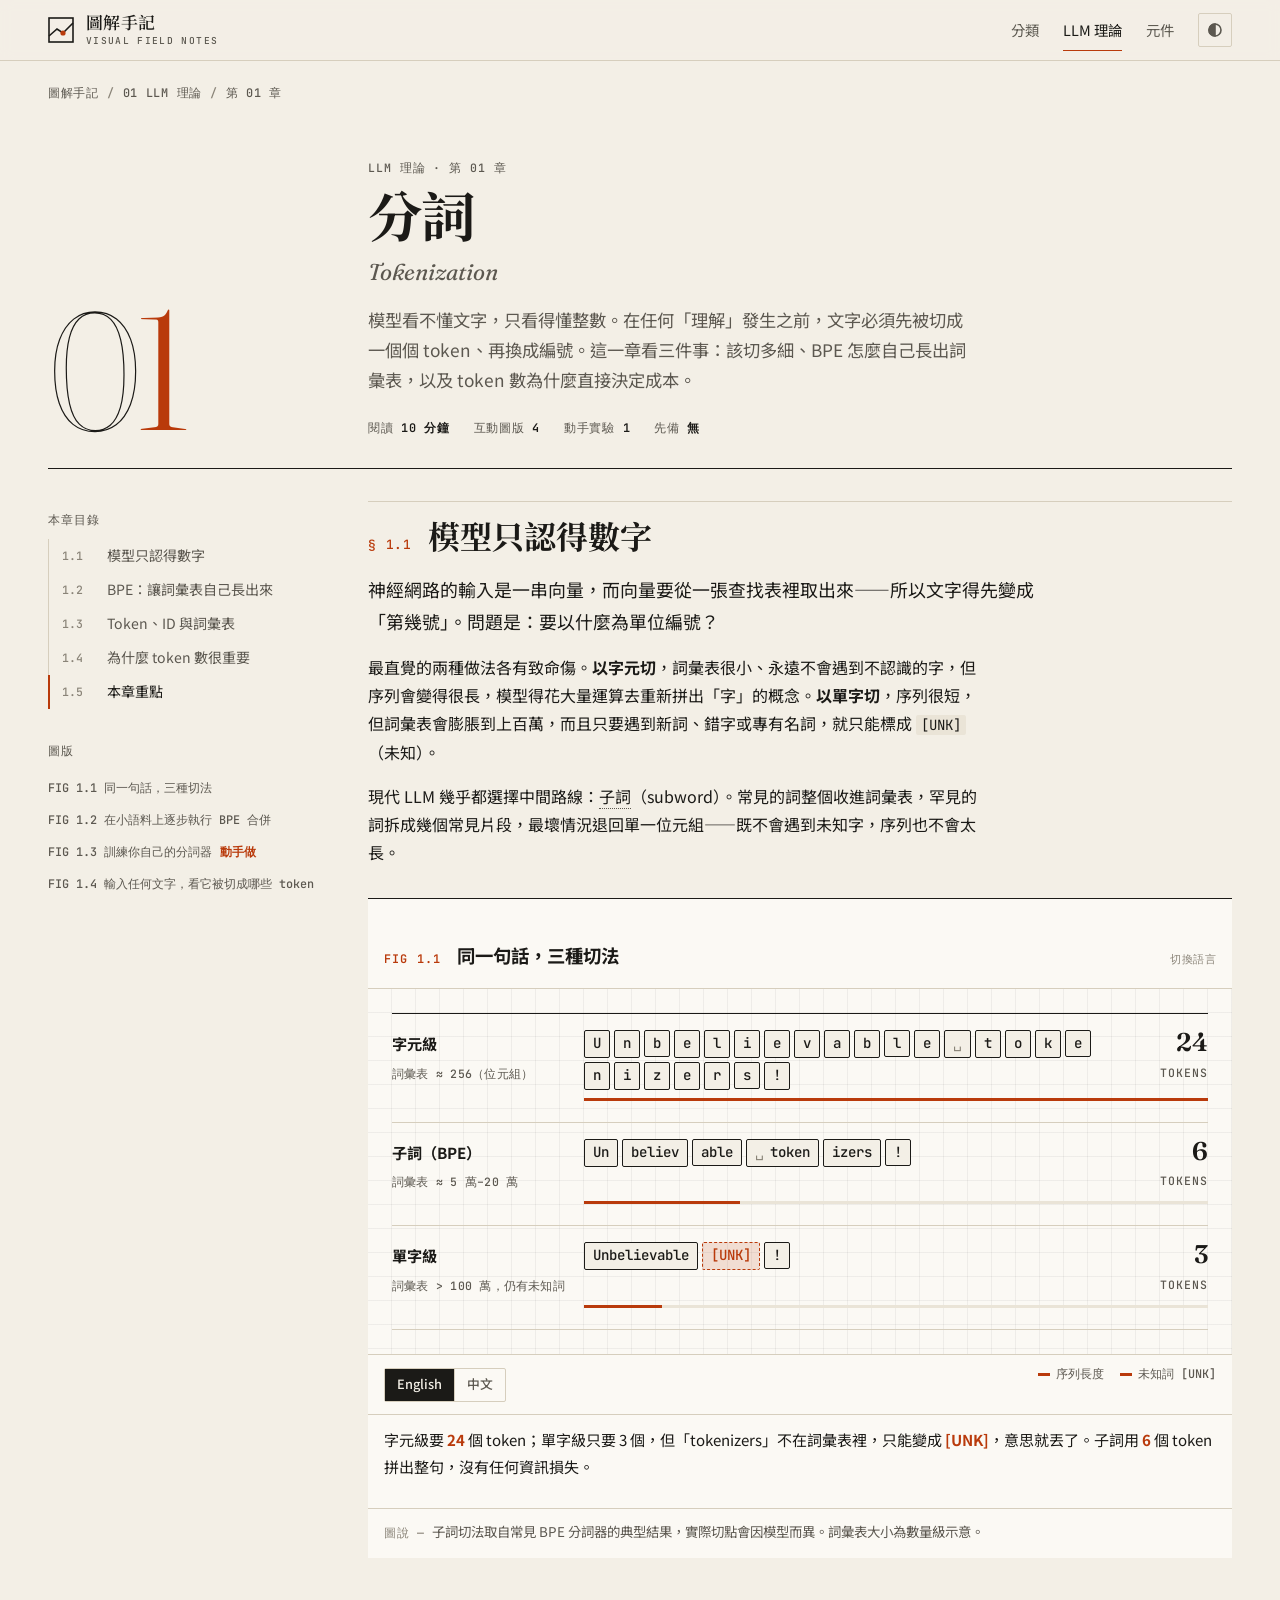
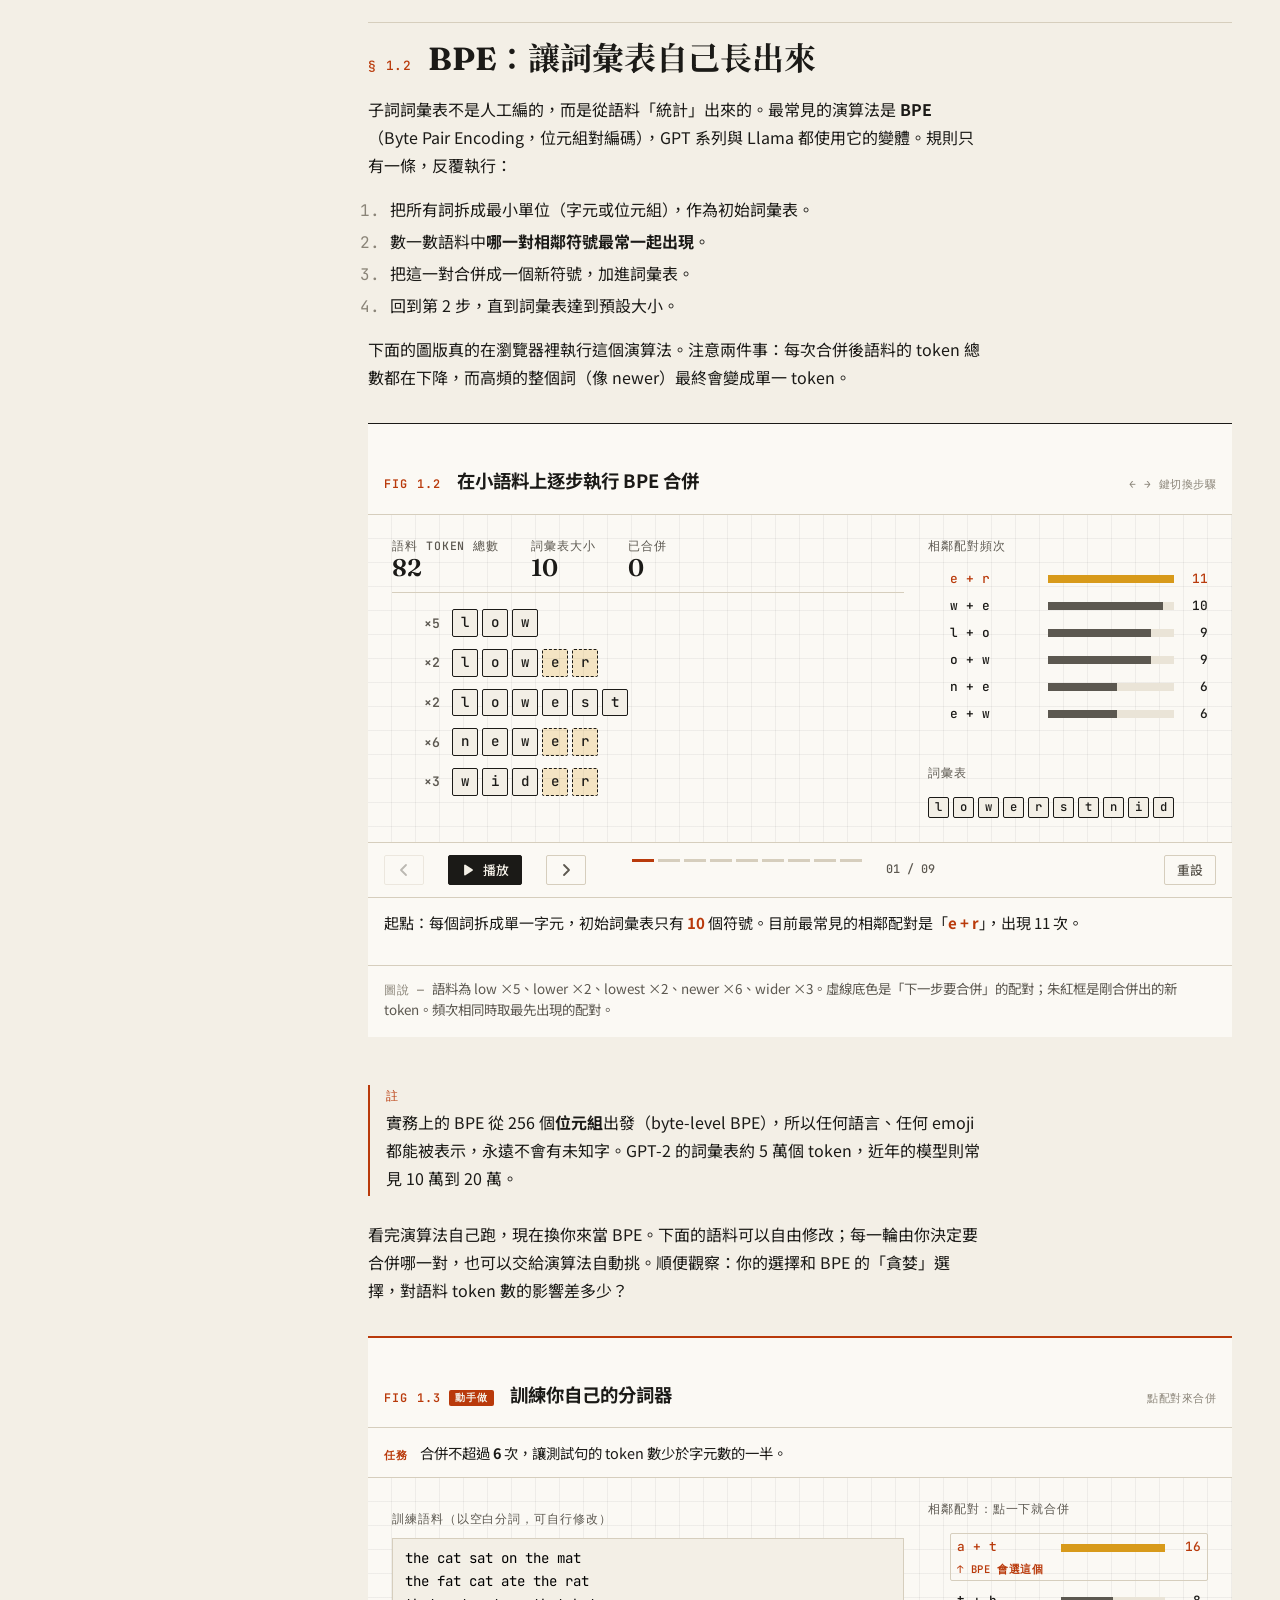
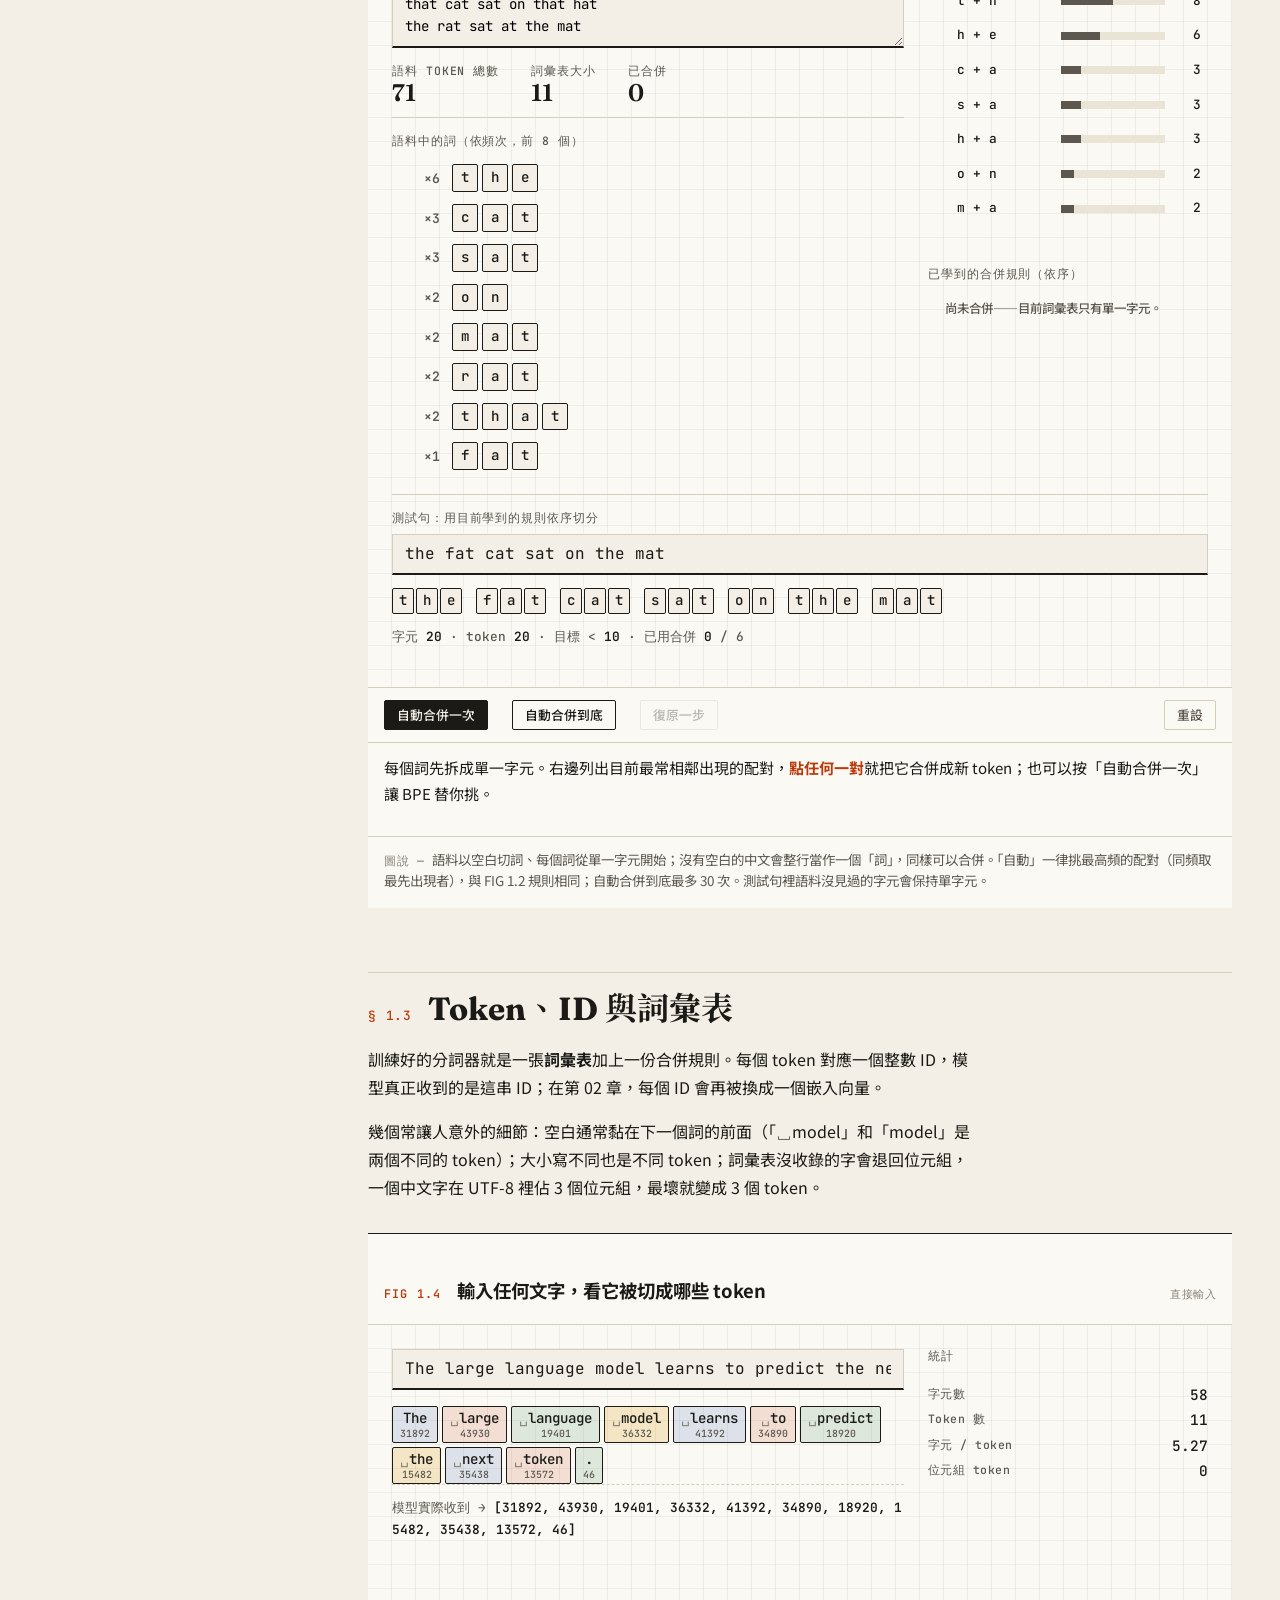
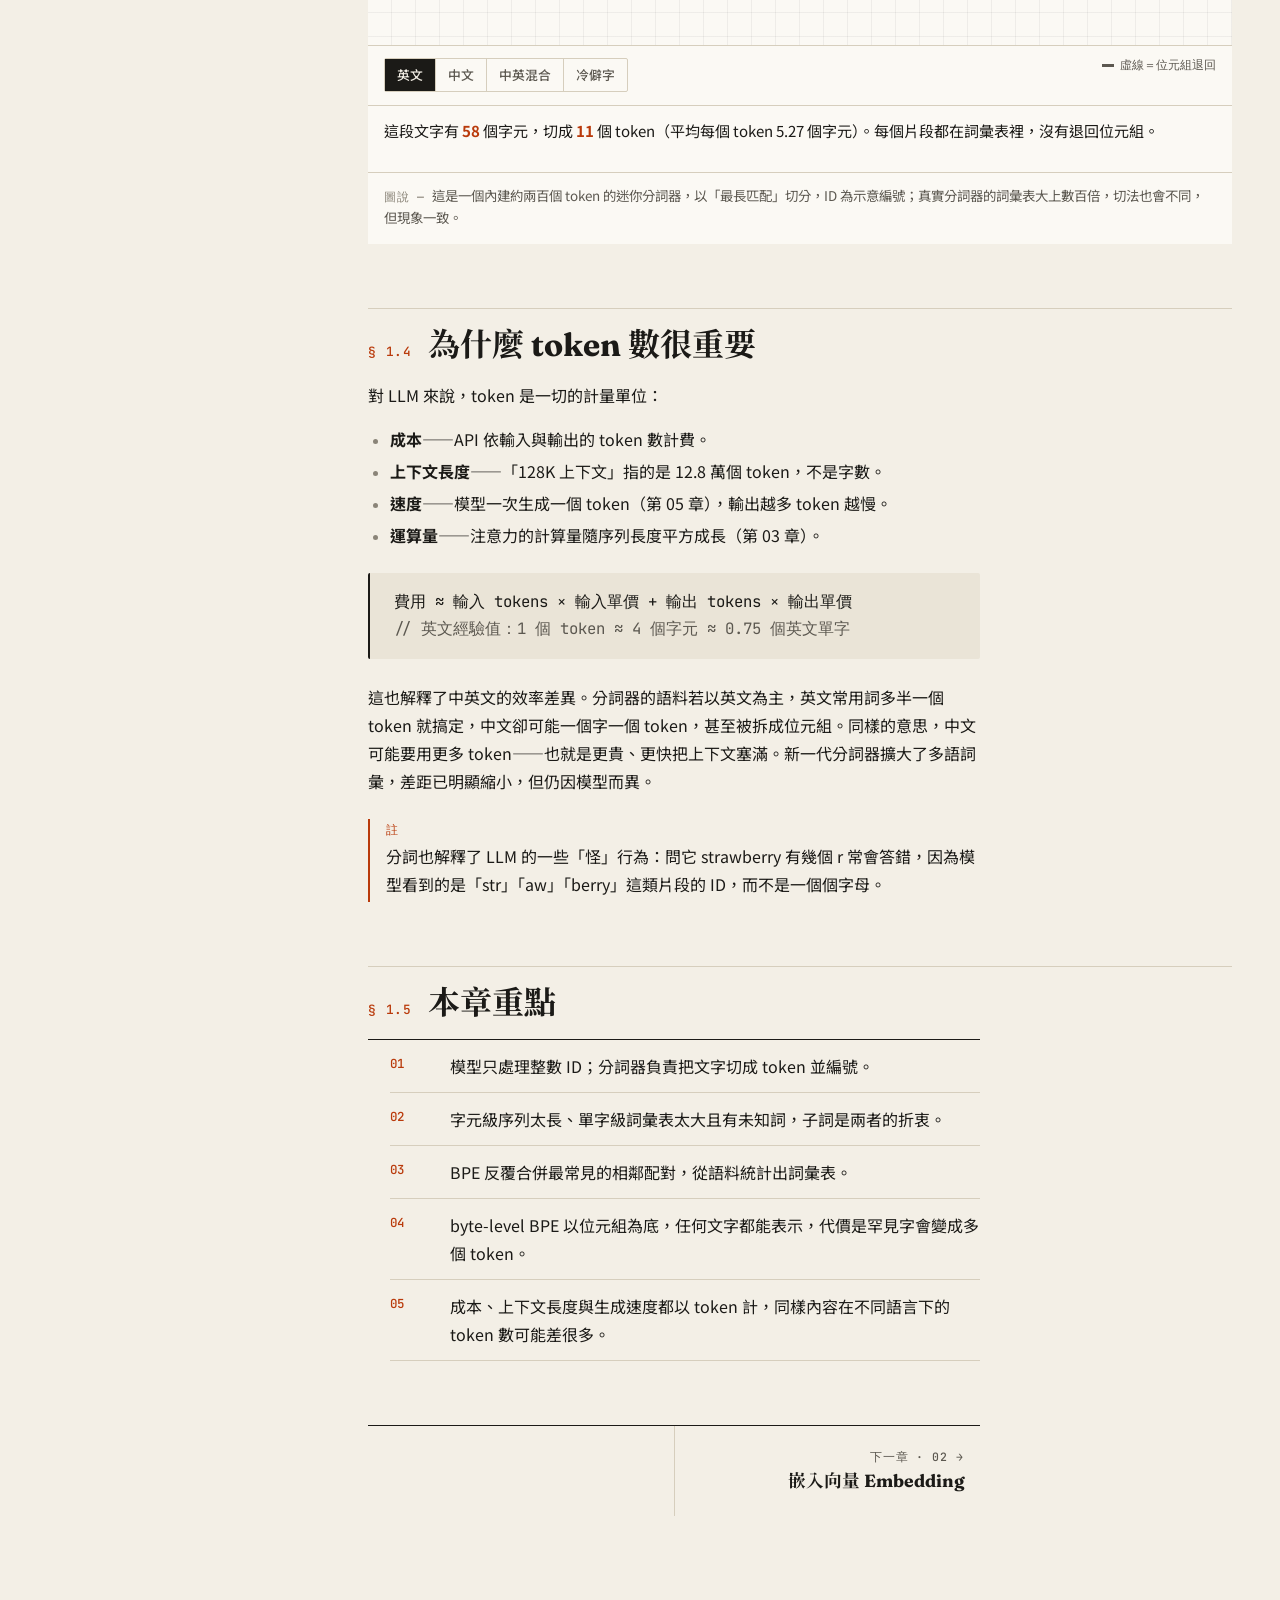
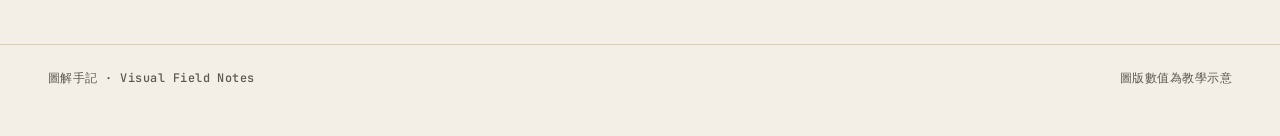
<file: llm/01-tokenization.html>
<!doctype html>
<html lang="zh-Hant">
<head>
<meta charset="utf-8">
<meta name="viewport" content="width=device-width, initial-scale=1">
<title>分詞 · LLM 理論 · 圖解手記</title>
<meta name="description" content="用可操作的圖版理解 Tokenization：文字如何被切成 token、BPE 如何長出詞彙表、為什麼 token 數決定成本。">
<script>try{var t=localStorage.getItem("fl-theme");if(t)document.documentElement.setAttribute("data-theme",t)}catch(e){}</script>
<link rel="preconnect" href="https://fonts.googleapis.com">
<link rel="preconnect" href="https://fonts.gstatic.com" crossorigin>
<link rel="stylesheet" href="https://fonts.googleapis.com/css2?family=Fraunces:ital,opsz,wght@0,9..144,300..700;1,9..144,400&family=JetBrains+Mono:wght@400;500;600&family=Noto+Sans+TC:wght@400;500;700&family=Noto+Serif+TC:wght@700&display=swap">
<link rel="stylesheet" href="../assets/css/site.css">
<style>
  /* ---- 本章圖版樣式 ---- */
  @keyframes tok-in { from { clip-path: inset(0 50% 0 50%); opacity: .2; } to { clip-path: inset(0 0 0 0); opacity: 1; } }
  .tok { transition: background var(--dur-2) linear, border-color var(--dur-2) linear; }
  .tok .sp { color: var(--text-faint); }

  /* FIG 1.1 三種切法 */
  .cmp { display: grid; border-top: 1px solid var(--rule-strong); }
  .cmp-row { display: grid; grid-template-columns: 11em minmax(0, 1fr) 5.5em; gap: var(--s-4); align-items: start; padding: var(--s-4) 0; border-bottom: 1px solid var(--rule); }
  .cmp-lab b { display: block; font-size: .95rem; }
  .cmp-lab .meta-label { text-transform: none; letter-spacing: .02em; }
  .cmp-toks { display: flex; flex-wrap: wrap; gap: 4px; min-width: 0; }
  .cmp-toks .tok { opacity: 0; clip-path: inset(0 50% 0 50%); }
  .cmp.is-in .cmp-toks .tok { animation: tok-in var(--dur-3) var(--ease-out) forwards; animation-delay: calc(var(--i) * 28ms); }
  .cmp-n { text-align: right; }
  .cmp-n .n { display: block; font: 600 1.6rem/1 var(--f-display); font-variant-numeric: tabular-nums; }
  .cmp-bar { grid-column: 2 / 4; height: 3px; background: var(--surface-sunken); position: relative; margin-top: calc(var(--s-2) * -1); }
  .cmp-bar i { position: absolute; inset: 0 auto 0 0; background: var(--accent); width: 0; transition: width var(--dur-3) var(--ease-out); }
  .tok.oov { border-style: dashed; border-color: var(--data-k); color: var(--data-k); background: var(--data-k-soft); }
  @media (max-width: 640px) {
    .cmp-row { grid-template-columns: minmax(0, 1fr) auto; }
    .cmp-toks { grid-column: 1 / -1; grid-row: 2; }
    .cmp-bar { grid-column: 1 / -1; }
  }

  /* FIG 1.2 BPE */
  .bpe-stats { display: flex; flex-wrap: wrap; gap: var(--s-2) var(--s-6); margin: 0 0 var(--s-4); padding: 0 0 var(--s-3); border-bottom: 1px solid var(--rule); }
  .bpe-stats div { display: grid; gap: 2px; }
  .bpe-stats .v { font: 600 1.5rem/1 var(--f-display); font-variant-numeric: tabular-nums; }
  .bpe-corpus { display: grid; gap: var(--s-3); }
  .bpe-row { display: grid; grid-template-columns: 3em minmax(0, 1fr); gap: var(--s-3); align-items: center; }
  .bpe-freq { font: 600 .82rem var(--f-mono); color: var(--text-muted); text-align: right; }
  .bpe-toks { display: flex; flex-wrap: wrap; gap: 4px; }
  .tok.is-new { border-color: var(--accent); background: var(--accent-soft); animation: tok-in var(--dur-3) var(--ease-out); }
  .tok.pair-next { background: var(--data-hi-soft); border-style: dashed; }
  .bpe-side { display: grid; gap: var(--s-5); }
  .pair-list { list-style: none; margin: var(--s-2) 0 0; padding: 0; display: grid; gap: 6px; }
  .pair-list li { display: grid; grid-template-columns: 7em 1fr 2em; gap: var(--s-2); align-items: center; font: 500 .8rem var(--f-mono); }
  .pair-list .b { height: 8px; background: var(--surface-sunken); position: relative; }
  .pair-list .b i { position: absolute; inset: 0 auto 0 0; background: var(--text-muted); transition: width var(--dur-3) var(--ease-out); }
  .pair-list li.top { color: var(--accent); }
  .pair-list li.top .b i { background: var(--data-hi); }
  .pair-list .c { text-align: right; font-variant-numeric: tabular-nums; }
  .vocab { display: flex; flex-wrap: wrap; gap: 4px; margin-top: var(--s-2); }
  .vocab .tok { font-size: .76rem; padding: 1px 6px; }
  .vocab .tok.merged { border-color: var(--accent); }

  /* FIG 1.3 動手做：訓練你自己的分詞器 */
  .lab-corpus { display: block; resize: vertical; min-height: 6.6em; margin: var(--s-2) 0 var(--s-4); font-size: .88rem; line-height: 1.6; }
  .lab-pairs { list-style: none; margin: var(--s-2) 0 0; padding: 0; display: grid; gap: 2px; }
  .lab-pair {
    appearance: none; width: 100%; display: grid; grid-template-columns: 7.5em minmax(0, 1fr) 2.2em; gap: var(--s-2); align-items: center;
    padding: 5px 6px; border: 1px solid transparent; border-radius: var(--radius-1); background: transparent; cursor: pointer;
    font: 500 .8rem/1.3 var(--f-mono); text-align: left; color: var(--text);
    transition: background var(--dur-1) linear, border-color var(--dur-1) linear;
  }
  .lab-pair:hover { border-color: var(--rule-strong); background: var(--surface-page); }
  .lab-pair .pp { white-space: pre; overflow: hidden; text-overflow: ellipsis; }
  .lab-pair .b { height: 8px; background: var(--surface-sunken); position: relative; }
  .lab-pair .b i { position: absolute; inset: 0 auto 0 0; background: var(--text-muted); transition: width var(--dur-3) var(--ease-out); }
  .lab-pair .c { text-align: right; font-variant-numeric: tabular-nums; }
  .lab-pair.top { color: var(--accent); border-color: var(--rule); }
  .lab-pair.top .b i { background: var(--data-hi); }
  .lab-pair .pick { grid-column: 1 / -1; font: 600 .66rem/1 var(--f-mono); letter-spacing: .06em; color: var(--accent); }
  .lab-pairs-empty { font-size: .84rem; color: var(--text-muted); margin: var(--s-2) 0 0; }
  .lab-rules { list-style: none; margin: var(--s-2) 0 0; padding: 0; max-height: 11em; overflow-y: auto; font: 500 .78rem/1.7 var(--f-mono); counter-reset: rule; }
  .lab-rules li { margin: 0; white-space: pre; counter-increment: rule; }
  .lab-rules li::before { content: counter(rule, decimal-leading-zero) "  "; color: var(--text-faint); }
  .lab-rules li.latest { color: var(--accent); }
  .lab-rules li.lab-rules-empty { counter-increment: none; color: var(--text-muted); font-family: var(--f-body); white-space: normal; }
  .lab-rules li.lab-rules-empty::before { content: none; }
  .lab-test { display: grid; gap: var(--s-2); margin-top: var(--s-5); padding-top: var(--s-4); border-top: 1px solid var(--rule); }
  .lab-test-out { display: flex; flex-wrap: wrap; gap: 6px 14px; min-height: 2.2em; align-items: center; }
  .lab-wg { display: inline-flex; gap: 2px; }
  .lab-wg .tok { padding: 2px 6px; }
  .lab-wg .tok.merged { border-color: var(--accent); background: var(--accent-soft); }
  .lab-test-meta { margin: 0; font: 500 .8rem/1.6 var(--f-mono); color: var(--text-muted); }
  .lab-test-meta b { color: var(--text); font-weight: 600; }
  .lab-status { margin-left: var(--s-2); font: 600 .78rem var(--f-mono); }
  .lab-status.done { color: var(--data-v); }
  .lab-status.over { color: var(--accent); }

  /* FIG 1.4 即時分詞器 */
  .tk-input-row { display: grid; gap: var(--s-3); margin-bottom: var(--s-4); }
  .tk-out { display: flex; flex-wrap: wrap; gap: 4px; min-height: 3em; align-content: flex-start; }
  .tk-out .tok { display: inline-grid; justify-items: center; gap: 0; padding: 3px 7px 2px; line-height: 1.25; }
  .tk-out .tok small { font-size: .62rem; color: var(--text-muted); }
  .tk-out .c0 { background: var(--data-q-soft); }
  .tk-out .c1 { background: var(--data-k-soft); }
  .tk-out .c2 { background: var(--data-v-soft); }
  .tk-out .c3 { background: var(--data-hi-soft); }
  .tk-out .tok.byte { border-style: dashed; background: transparent; color: var(--text-muted); }
  .tk-out.anim .tok { animation: tok-in var(--dur-2) var(--ease-out) backwards; animation-delay: calc(var(--i) * 22ms); }
  .tk-ids { margin: var(--s-4) 0 0; padding-top: var(--s-3); border-top: 1px dashed var(--rule); font: 500 .8rem/1.7 var(--f-mono); color: var(--text-muted); word-break: break-all; }
  .tk-ids b { color: var(--text); font-weight: 600; }
  .seg-wrap { overflow-x: auto; max-width: 100%; }
</style>
</head>
<body data-track="llm" data-chapter="01">
<a class="skip-link" href="#main">跳到主要內容</a>
<header class="masthead"><div class="masthead-inner">
  <a class="brand" href="../index.html">
    <svg class="brand-mark" viewBox="0 0 26 26" aria-hidden="true"><rect class="bm-frame" x="1" y="1" width="24" height="24"/><path class="bm-line" d="M1 19 L9 12 L15 16 L25 6"/><circle class="bm-dot" cx="15" cy="16" r="2.6"/></svg>
    <span class="brand-name">圖解手記<small>Visual Field Notes</small></span>
  </a>
  <nav class="site-nav" aria-label="主要">
    <a href="../index.html#categories" class="nav-optional">分類</a>
    <a href="index.html" class="is-current">LLM 理論</a>
    <a href="../preview.html" class="nav-optional">元件</a>
  </nav>
  <button class="theme-toggle" type="button" aria-label="切換主題"><svg viewBox="0 0 16 16" aria-hidden="true"><circle cx="8" cy="8" r="6"/><path d="M8 2a6 6 0 0 0 0 12z" fill="currentColor"/></svg></button>
</div></header>

<main id="main" class="page">
  <ol class="crumbs">
    <li><a href="../index.html">圖解手記</a></li>
    <li><a href="index.html">01 LLM 理論</a></li>
    <li aria-current="page">第 01 章</li>
  </ol>

  <header class="chapter-head">
    <p class="chapter-num" aria-hidden="true">0<span class="num-accent">1</span></p>
    <div>
      <p class="meta-label">LLM 理論 · 第 01 章</p>
      <h1 class="chapter-title">分詞<span class="en">Tokenization</span></h1>
      <p class="chapter-deck">模型看不懂文字，只看得懂整數。在任何「理解」發生之前，文字必須先被切成一個個 token、再換成編號。這一章看三件事：該切多細、BPE 怎麼自己長出詞彙表，以及 token 數為什麼直接決定成本。</p>
      <ul class="chapter-meta">
        <li>閱讀 <b>10 分鐘</b></li>
        <li>互動圖版 <b>4</b></li>
        <li>動手實驗 <b>1</b></li>
        <li>先備 <b>無</b></li>
      </ul>
    </div>
  </header>

  <div class="chapter-body">
    <aside class="rail" aria-label="本章導覽">
      <div class="rail-inner">
        <div>
          <p class="meta-label">本章目錄</p>
          <ol class="toc"></ol>
        </div>
        <div class="rail-figs-wrap">
          <p class="meta-label">圖版</p>
          <ul class="rail-figs"></ul>
        </div>
      </div>
    </aside>

    <article class="prose">
      <h2 id="why-tokens"><span class="sec">§ 1.1</span>模型只認得數字</h2>
      <p class="lede">神經網路的輸入是一串向量，而向量要從一張查找表裡取出來——所以文字得先變成「第幾號」。問題是：要以什麼為單位編號？</p>
      <p>最直覺的兩種做法各有致命傷。<strong>以字元切</strong>，詞彙表很小、永遠不會遇到不認識的字，但序列會變得很長，模型得花大量運算去重新拼出「字」的概念。<strong>以單字切</strong>，序列很短，但詞彙表會膨脹到上百萬，而且只要遇到新詞、錯字或專有名詞，就只能標成 <code>[UNK]</code>（未知）。</p>
      <p>現代 LLM 幾乎都選擇中間路線：<span class="term" title="Subword">子詞</span>（subword）。常見的詞整個收進詞彙表，罕見的詞拆成幾個常見片段，最壞情況退回單一位元組——既不會遇到未知字，序列也不會太長。</p>

      <figure class="plate" id="fig-1-1" tabindex="-1">
        <div class="plate-head">
          <span class="plate-fig">FIG 1.1</span>
          <h3 class="plate-title">同一句話，三種切法</h3>
          <span class="plate-hint">切換語言</span>
        </div>
        <div class="plate-stage">
          <div class="cmp" id="cmp"></div>
        </div>
        <div class="plate-controls">
          <div class="seg" role="group" aria-label="切換例句">
            <button type="button" aria-pressed="true" data-lang="en">English</button>
            <button type="button" aria-pressed="false" data-lang="zh">中文</button>
          </div>
          <span class="spacer"></span>
          <ul class="legend"><li style="--c:var(--accent)"><i></i>序列長度</li><li style="--c:var(--data-k)"><i></i>未知詞 [UNK]</li></ul>
        </div>
        <p class="plate-narr" id="cmp-narr"></p>
        <p class="plate-cap">子詞切法取自常見 BPE 分詞器的典型結果，實際切點會因模型而異。詞彙表大小為數量級示意。</p>
      </figure>

      <h2 id="bpe"><span class="sec">§ 1.2</span>BPE：讓詞彙表自己長出來</h2>
      <p>子詞詞彙表不是人工編的，而是從語料「統計」出來的。最常見的演算法是 <strong>BPE</strong>（Byte Pair Encoding，位元組對編碼），GPT 系列與 Llama 都使用它的變體。規則只有一條，反覆執行：</p>
      <ol>
        <li>把所有詞拆成最小單位（字元或位元組），作為初始詞彙表。</li>
        <li>數一數語料中<strong>哪一對相鄰符號最常一起出現</strong>。</li>
        <li>把這一對合併成一個新符號，加進詞彙表。</li>
        <li>回到第 2 步，直到詞彙表達到預設大小。</li>
      </ol>
      <p>下面的圖版真的在瀏覽器裡執行這個演算法。注意兩件事：每次合併後語料的 token 總數都在下降，而高頻的整個詞（像 newer）最終會變成單一 token。</p>

      <figure class="plate" id="fig-1-2" tabindex="-1">
        <div class="plate-head">
          <span class="plate-fig">FIG 1.2</span>
          <h3 class="plate-title">在小語料上逐步執行 BPE 合併</h3>
          <span class="plate-hint">← → 鍵切換步驟</span>
        </div>
        <div class="plate-stage">
          <div class="stage-split">
            <div>
              <div class="bpe-stats">
                <div><span class="meta-label">語料 token 總數</span><span class="v" id="bpe-total">0</span></div>
                <div><span class="meta-label">詞彙表大小</span><span class="v" id="bpe-vsize">0</span></div>
                <div><span class="meta-label">已合併</span><span class="v" id="bpe-merges">0</span></div>
              </div>
              <div class="bpe-corpus" id="bpe-corpus"></div>
            </div>
            <div class="bpe-side">
              <div>
                <p class="meta-label">相鄰配對頻次</p>
                <ul class="pair-list" id="bpe-pairs"></ul>
              </div>
              <div>
                <p class="meta-label">詞彙表</p>
                <div class="vocab" id="bpe-vocab"></div>
              </div>
            </div>
          </div>
        </div>
        <div class="plate-controls">
          <button class="btn btn-ghost btn-sm" type="button" data-step="prev" aria-label="上一步"><svg viewBox="0 0 14 14"><path d="M9 2 4 7l5 5"/></svg></button>
          <button class="btn btn-primary btn-sm" type="button" data-step="play" aria-pressed="false"><svg viewBox="0 0 14 14"><path d="M4 2.5v9l7-4.5z" fill="currentColor"/></svg><span class="lbl">播放</span></button>
          <button class="btn btn-ghost btn-sm" type="button" data-step="next" aria-label="下一步"><svg viewBox="0 0 14 14"><path d="m5 2 5 5-5 5"/></svg></button>
          <ol class="steps"></ol>
          <span class="step-count"></span>
          <span class="spacer"></span>
          <button class="btn btn-ghost btn-sm" type="button" data-step="reset">重設</button>
        </div>
        <p class="plate-narr"></p>
        <p class="plate-cap">語料為 low ×5、lower ×2、lowest ×2、newer ×6、wider ×3。虛線底色是「下一步要合併」的配對；朱紅框是剛合併出的新 token。頻次相同時取最先出現的配對。</p>
      </figure>

      <div class="note">
        <span class="meta-label">註</span>
        <p>實務上的 BPE 從 256 個<strong>位元組</strong>出發（byte-level BPE），所以任何語言、任何 emoji 都能被表示，永遠不會有未知字。GPT-2 的詞彙表約 5 萬個 token，近年的模型則常見 10 萬到 20 萬。</p>
      </div>

      <p>看完演算法自己跑，現在換你來當 BPE。下面的語料可以自由修改；每一輪由你決定要合併哪一對，也可以交給演算法自動挑。順便觀察：你的選擇和 BPE 的「貪婪」選擇，對語料 token 數的影響差多少？</p>

      <figure class="plate is-lab" id="fig-1-3" tabindex="-1">
        <div class="plate-head">
          <span class="plate-fig">FIG 1.3<span class="lab-tag">動手做</span></span>
          <h3 class="plate-title">訓練你自己的分詞器</h3>
          <span class="plate-hint">點配對來合併</span>
        </div>
        <div class="lab-task"><p>合併不超過 <b>6</b> 次，讓測試句的 token 數少於字元數的一半。<span class="lab-status" id="lab-status" aria-live="polite"></span></p></div>
        <div class="plate-stage">
          <div class="stage-split">
            <div>
              <label class="meta-label" for="lab-corpus">訓練語料（以空白分詞，可自行修改）</label>
              <textarea class="text-input lab-corpus" id="lab-corpus" rows="4" maxlength="800" spellcheck="false" autocomplete="off"></textarea>
              <div class="bpe-stats">
                <div><span class="meta-label">語料 token 總數</span><span class="v" id="lab-total">0</span></div>
                <div><span class="meta-label">詞彙表大小</span><span class="v" id="lab-vsize">0</span></div>
                <div><span class="meta-label">已合併</span><span class="v" id="lab-merges">0</span></div>
              </div>
              <p class="meta-label">語料中的詞（依頻次，前 8 個）</p>
              <div class="bpe-corpus" id="lab-words"></div>
            </div>
            <div class="bpe-side">
              <div>
                <p class="meta-label">相鄰配對：點一下就合併</p>
                <ul class="lab-pairs" id="lab-pairs" aria-label="相鄰配對頻次"></ul>
              </div>
              <div>
                <p class="meta-label">已學到的合併規則（依序）</p>
                <ol class="lab-rules" id="lab-rules"></ol>
              </div>
            </div>
          </div>
          <div class="lab-test">
            <label class="meta-label" for="lab-test-in">測試句：用目前學到的規則依序切分</label>
            <input class="text-input" id="lab-test-in" type="text" maxlength="120" spellcheck="false" autocomplete="off">
            <div class="lab-test-out" id="lab-test-out" aria-live="polite"></div>
            <p class="lab-test-meta" id="lab-test-meta"></p>
          </div>
        </div>
        <div class="plate-controls">
          <button class="btn btn-primary btn-sm" type="button" id="lab-auto1">自動合併一次</button>
          <button class="btn btn-sm" type="button" id="lab-autoall">自動合併到底</button>
          <button class="btn btn-ghost btn-sm" type="button" id="lab-undo">復原一步</button>
          <span class="spacer"></span>
          <button class="btn btn-ghost btn-sm" type="button" id="lab-reset">重設</button>
        </div>
        <p class="plate-narr" id="lab-narr" aria-live="polite"></p>
        <p class="plate-cap">語料以空白切詞、每個詞從單一字元開始；沒有空白的中文會整行當作一個「詞」，同樣可以合併。「自動」一律挑最高頻的配對（同頻取最先出現者），與 FIG 1.2 規則相同；自動合併到底最多 30 次。測試句裡語料沒見過的字元會保持單字元。</p>
      </figure>

      <h2 id="vocab-ids"><span class="sec">§ 1.3</span>Token、ID 與詞彙表</h2>
      <p>訓練好的分詞器就是一張<strong>詞彙表</strong>加上一份合併規則。每個 token 對應一個整數 ID，模型真正收到的是這串 ID；在第 02 章，每個 ID 會再被換成一個嵌入向量。</p>
      <p>幾個常讓人意外的細節：空白通常黏在下一個詞的前面（「␣model」和「model」是兩個不同的 token）；大小寫不同也是不同 token；詞彙表沒收錄的字會退回位元組，一個中文字在 UTF-8 裡佔 3 個位元組，最壞就變成 3 個 token。</p>

      <figure class="plate" id="fig-1-4" tabindex="-1">
        <div class="plate-head">
          <span class="plate-fig">FIG 1.4</span>
          <h3 class="plate-title">輸入任何文字，看它被切成哪些 token</h3>
          <span class="plate-hint">直接輸入</span>
        </div>
        <div class="plate-stage">
          <div class="stage-split">
            <div>
              <div class="tk-input-row">
                <label class="vh" for="tk-input">輸入要分詞的文字</label>
                <input class="text-input" id="tk-input" type="text" maxlength="160" autocomplete="off" spellcheck="false">
              </div>
              <div class="tk-out" id="tk-out"></div>
              <p class="tk-ids" id="tk-ids"></p>
            </div>
            <div class="readout">
              <p class="meta-label">統計</p>
              <dl>
                <dt>字元數</dt><dd id="tk-chars">0</dd>
                <dt>Token 數</dt><dd id="tk-count">0</dd>
                <dt>字元 / token</dt><dd id="tk-ratio">0</dd>
                <dt>位元組 token</dt><dd id="tk-bytes">0</dd>
              </dl>
            </div>
          </div>
        </div>
        <div class="plate-controls">
          <div class="seg-wrap">
            <div class="seg" role="group" aria-label="範例文字">
              <button type="button" aria-pressed="true" data-preset="0">英文</button>
              <button type="button" aria-pressed="false" data-preset="1">中文</button>
              <button type="button" aria-pressed="false" data-preset="2">中英混合</button>
              <button type="button" aria-pressed="false" data-preset="3">冷僻字</button>
            </div>
          </div>
          <span class="spacer"></span>
          <ul class="legend"><li style="--c:var(--text-muted)"><i></i>虛線＝位元組退回</li></ul>
        </div>
        <p class="plate-narr" id="tk-narr"></p>
        <p class="plate-cap">這是一個內建約兩百個 token 的迷你分詞器，以「最長匹配」切分，ID 為示意編號；真實分詞器的詞彙表大上數百倍，切法也會不同，但現象一致。</p>
      </figure>

      <h2 id="cost"><span class="sec">§ 1.4</span>為什麼 token 數很重要</h2>
      <p>對 LLM 來說，token 是一切的計量單位：</p>
      <ul>
        <li><strong>成本</strong>——API 依輸入與輸出的 token 數計費。</li>
        <li><strong>上下文長度</strong>——「128K 上下文」指的是 12.8 萬個 token，不是字數。</li>
        <li><strong>速度</strong>——模型一次生成一個 token（第 05 章），輸出越多 token 越慢。</li>
        <li><strong>運算量</strong>——注意力的計算量隨序列長度平方成長（第 03 章）。</li>
      </ul>
      <div class="formula">
        費用 ≈ 輸入 tokens × 輸入單價 + 輸出 tokens × 輸出單價<br>
        <span class="cmt">// 英文經驗值：1 個 token ≈ 4 個字元 ≈ 0.75 個英文單字</span>
      </div>
      <p>這也解釋了中英文的效率差異。分詞器的語料若以英文為主，英文常用詞多半一個 token 就搞定，中文卻可能一個字一個 token，甚至被拆成位元組。同樣的意思，中文可能要用更多 token——也就是更貴、更快把上下文塞滿。新一代分詞器擴大了多語詞彙，差距已明顯縮小，但仍因模型而異。</p>
      <div class="note">
        <span class="meta-label">註</span>
        <p>分詞也解釋了 LLM 的一些「怪」行為：問它 strawberry 有幾個 r 常會答錯，因為模型看到的是「str」「aw」「berry」這類片段的 ID，而不是一個個字母。</p>
      </div>

      <h2 id="recap"><span class="sec">§ 1.5</span>本章重點</h2>
      <ol class="takeaways">
        <li>模型只處理整數 ID；分詞器負責把文字切成 token 並編號。</li>
        <li>字元級序列太長、單字級詞彙表太大且有未知詞，子詞是兩者的折衷。</li>
        <li>BPE 反覆合併最常見的相鄰配對，從語料統計出詞彙表。</li>
        <li>byte-level BPE 以位元組為底，任何文字都能表示，代價是罕見字會變成多個 token。</li>
        <li>成本、上下文長度與生成速度都以 token 計，同樣內容在不同語言下的 token 數可能差很多。</li>
      </ol>

      <nav class="pager" data-auto aria-label="章節翻頁"></nav>
    </article>
  </div>
</main>

<footer class="site-foot"><div class="site-foot-inner">
  <p>圖解手記 · Visual Field Notes</p>
  <p>圖版數值為教學示意</p>
</div></footer>

<script src="../assets/js/catalog.js"></script>
<script src="../assets/js/site.js"></script>
<script>
(function () {
  "use strict";
  var E = FL.el;

  function showSpace(el, text) {
    // 前導空白以 ␣ 顯示
    if (text.charAt(0) === " ") {
      E("span", { class: "sp", text: "␣" }, el);
      el.appendChild(document.createTextNode(text.slice(1)));
    } else el.appendChild(document.createTextNode(text));
  }

  /* =========================================================
     FIG 1.1 — 三種切法對照
     ========================================================= */
  (function compare() {
    var plate = document.getElementById("fig-1-1");
    var box = document.getElementById("cmp"), narr = document.getElementById("cmp-narr");
    var DATA = {
      en: {
        text: "Unbelievable tokenizers!",
        rows: [
          { name: "字元級", vocab: "詞彙表 ≈ 256（位元組）", toks: "Unbelievable tokenizers!".split("") },
          { name: "子詞（BPE）", vocab: "詞彙表 ≈ 5 萬–20 萬", toks: ["Un", "believ", "able", " token", "izers", "!"] },
          { name: "單字級", vocab: "詞彙表 > 100 萬，仍有未知詞", toks: ["Unbelievable", "[UNK]", "!"], oov: { 1: "tokenizers" } }
        ],
        narr: "字元級要 <b>24</b> 個 token；單字級只要 3 個，但「tokenizers」不在詞彙表裡，只能變成 <b>[UNK]</b>，意思就丟了。子詞用 <b>6</b> 個 token 拼出整句，沒有任何資訊損失。"
      },
      zh: {
        text: "大型語言模型很強大",
        rows: [
          { name: "字元級", vocab: "常用漢字就有數千個", toks: "大型語言模型很強大".split("") },
          { name: "子詞（BPE）", vocab: "詞彙表 ≈ 5 萬–20 萬", toks: ["大型", "語言", "模型", "很", "強大"] },
          { name: "單字級", vocab: "需先斷詞，詞彙表龐大", toks: ["大型", "語言模型", "很", "強大"] }
        ],
        narr: "中文沒有空白分隔，「單字級」必須先跑一次<b>斷詞</b>，而且斷法見仁見智。子詞切法直接從語料學出「語言」「模型」這些常見片段，不需要額外的斷詞器。"
      }
    };
    var lang = "en";

    var seen = false;
    function render() {
      var d = DATA[lang];
      box.innerHTML = "";
      box.classList.remove("is-in");
      var max = Math.max.apply(null, d.rows.map(function (r) { return r.toks.length; }));
      var bars = [];
      d.rows.forEach(function (r) {
        var row = E("div", { class: "cmp-row" }, box);
        var lab = E("div", { class: "cmp-lab" }, row);
        E("b", { text: r.name }, lab);
        E("span", { class: "meta-label", text: r.vocab }, lab);
        var toks = E("div", { class: "cmp-toks" }, row);
        r.toks.forEach(function (t, i) {
          var c = E("span", { class: "tok" + (r.oov && r.oov[i] ? " oov" : ""), style: "--i:" + i }, toks);
          if (r.oov && r.oov[i]) c.title = "「" + r.oov[i] + "」不在詞彙表中";
          if (t === " ") E("span", { class: "sp", text: "␣" }, c); else showSpace(c, t);
        });
        var n = E("div", { class: "cmp-n" }, row);
        E("span", { class: "n", text: r.toks.length }, n);
        E("span", { class: "meta-label", text: "tokens" }, n);
        var bar = E("div", { class: "cmp-bar", "aria-hidden": "true" }, row);
        bars.push([E("i", {}, bar), r.toks.length / max]);
      });
      narr.innerHTML = d.narr;
      if (!seen) return;
      requestAnimationFrame(function () {
        requestAnimationFrame(function () {
          box.classList.add("is-in");
          bars.forEach(function (b) { b[0].style.width = (b[1] * 100).toFixed(1) + "%"; });
        });
      });
    }

    plate.querySelectorAll("[data-lang]").forEach(function (b) {
      b.addEventListener("click", function () {
        lang = b.dataset.lang;
        plate.querySelectorAll("[data-lang]").forEach(function (x) { x.setAttribute("aria-pressed", x === b ? "true" : "false"); });
        render();
      });
    });
    render();
    FL.inView(plate, function () { seen = true; render(); }, { threshold: 0.2 });
  })();

  /* =========================================================
     FIG 1.2 — BPE 逐步合併（瀏覽器內真實計算）
     ========================================================= */
  (function bpe() {
    var plate = document.getElementById("fig-1-2");
    var CORPUS = [["low", 5], ["lower", 2], ["lowest", 2], ["newer", 6], ["wider", 3]];
    var MERGES = 8, SEP = "\u0001";

    function countPairs(words) {
      var m = new Map();
      words.forEach(function (w) {
        for (var i = 0; i < w.syms.length - 1; i++) {
          var k = w.syms[i] + SEP + w.syms[i + 1];
          m.set(k, (m.get(k) || 0) + w.f);
        }
      });
      return m;
    }
    function best(m) {
      var bk = null, bv = 0;
      m.forEach(function (v, k) { if (v > bv) { bv = v; bk = k; } });
      if (!bk) return null;
      var p = bk.split(SEP);
      return { a: p[0], b: p[1], count: bv };
    }
    function merge(words, a, b) {
      return words.map(function (w) {
        var out = [], fresh = [];
        for (var i = 0; i < w.syms.length; i++) {
          if (i < w.syms.length - 1 && w.syms[i] === a && w.syms[i + 1] === b) { out.push(a + b); fresh.push(out.length - 1); i++; }
          else out.push(w.syms[i]);
        }
        return { syms: out, f: w.f, fresh: fresh };
      });
    }

    // 預先算出每一步的狀態
    var base = [];
    CORPUS.forEach(function (c) { c[0].split("").forEach(function (ch) { if (base.indexOf(ch) < 0) base.push(ch); }); });
    var words = CORPUS.map(function (c) { return { syms: c[0].split(""), f: c[1], fresh: [] }; });
    var states = [];
    var vocab = base.slice();
    for (var s = 0; s <= MERGES; s++) {
      var pairs = countPairs(words);
      var nx = best(pairs);
      states.push({ words: words, vocab: vocab.slice(), pairs: pairs, next: nx, merged: s > 0 ? states[s - 1].next : null });
      if (!nx || s === MERGES) break;
      words = merge(words, nx.a, nx.b);
      vocab.push(nx.a + nx.b);
    }

    var corpusEl = document.getElementById("bpe-corpus"), pairsEl = document.getElementById("bpe-pairs"), vocabEl = document.getElementById("bpe-vocab");
    var totalEl = document.getElementById("bpe-total"), vsizeEl = document.getElementById("bpe-vsize"), mEl = document.getElementById("bpe-merges");

    function render(i) {
      var st = states[i];
      corpusEl.innerHTML = "";
      st.words.forEach(function (w) {
        var row = E("div", { class: "bpe-row" }, corpusEl);
        E("span", { class: "bpe-freq", text: "×" + w.f }, row);
        var tk = E("div", { class: "bpe-toks" }, row);
        var nextMark = {};
        if (st.next) for (var j = 0; j < w.syms.length - 1; j++) {
          if (w.syms[j] === st.next.a && w.syms[j + 1] === st.next.b) { nextMark[j] = nextMark[j + 1] = true; j++; }
        }
        w.syms.forEach(function (sym, j) {
          var cls = "tok";
          if (i > 0 && w.fresh.indexOf(j) >= 0) cls += " is-new";
          if (nextMark[j]) cls += " pair-next";
          E("span", { class: cls, text: sym }, tk);
        });
      });

      var list = [];
      st.pairs.forEach(function (v, k) { list.push([k, v]); });
      // 穩定排序：頻次高者優先，同頻次保留出現順序
      list = list.map(function (p, idx) { return [p[0], p[1], idx]; }).sort(function (a, b) { return b[1] - a[1] || a[2] - b[2]; }).slice(0, 6);
      var maxC = list.length ? list[0][1] : 1;
      pairsEl.innerHTML = "";
      list.forEach(function (p, idx) {
        var li = E("li", { class: idx === 0 ? "top" : "" }, pairsEl);
        E("span", { text: p[0].split(SEP).join(" + ") }, li);
        var b = E("span", { class: "b" }, li);
        E("i", { style: "width:" + (p[1] / maxC * 100).toFixed(1) + "%" }, b);
        E("span", { class: "c", text: p[1] }, li);
      });

      vocabEl.innerHTML = "";
      st.vocab.forEach(function (v, j) {
        var cls = "tok" + (j >= base.length ? " merged" : "") + (i > 0 && j === st.vocab.length - 1 ? " is-new" : "");
        E("span", { class: cls, text: v }, vocabEl);
      });

      var total = st.words.reduce(function (s, w) { return s + w.syms.length * w.f; }, 0);
      FL.ticker(totalEl, total, { digits: 0 });
      FL.ticker(vsizeEl, st.vocab.length, { digits: 0 });
      FL.ticker(mEl, i, { digits: 0 });
    }

    var steps = states.map(function (st, i) {
      var nx = st.next, tail = nx ? "目前最常見的相鄰配對是「<b>" + nx.a + " + " + nx.b + "</b>」，出現 " + nx.count + " 次。" : "";
      if (i === 0) return { narr: "起點：每個詞拆成單一字元，初始詞彙表只有 <b>" + st.vocab.length + "</b> 個符號。" + tail };
      var m = st.merged;
      var head = "第 " + i + " 次合併：「" + m.a + "」+「" + m.b + "」→ 新 token「<b>" + m.a + m.b + "</b>」。";
      if (i === states.length - 1) return { narr: head + "高頻的 <b>newer</b> 已經是單一 token，而罕見的 lowest 仍由好幾個片段組成——這正是子詞想要的效果。" };
      return { narr: head + tail };
    });

    FL.stepper(plate, { steps: steps, render: render, autoplay: 2200 });
  })();

  /* =========================================================
     FIG 1.3 — 動手做：訓練你自己的分詞器
     ========================================================= */
  (function lab() {
    var SEP = "\u0001", LIMIT = 6, AUTO_MAX = 30;
    var DEFAULT_CORPUS = "the cat sat on the mat\nthe fat cat ate the rat\nthat cat sat on that hat\nthe rat sat at the mat";
    var DEFAULT_TEST = "the fat cat sat on the mat";
    var $ = function (id) { return document.getElementById(id); };
    var corpusIn = $("lab-corpus"), testIn = $("lab-test-in"), wordsEl = $("lab-words"), pairsEl = $("lab-pairs"), rulesEl = $("lab-rules");
    var totalEl = $("lab-total"), vsizeEl = $("lab-vsize"), mEl = $("lab-merges"), outEl = $("lab-test-out"), metaEl = $("lab-test-meta");
    var statusEl = $("lab-status"), narr = $("lab-narr");
    var bAuto1 = $("lab-auto1"), bAll = $("lab-autoall"), bUndo = $("lab-undo"), bReset = $("lab-reset");

    var base = [], merges = [], fresh = null, autoTimer = null;

    function parseCorpus(text) {
      var m = new Map();
      text.split(/\s+/).filter(Boolean).forEach(function (w) { m.set(w, (m.get(w) || 0) + 1); });
      var arr = [];
      m.forEach(function (f, w) { arr.push({ w: w, f: f }); });
      return arr;
    }
    function segment(word, rules) {
      var s = Array.from(word);
      rules.forEach(function (r) {
        var out = [];
        for (var i = 0; i < s.length; i++) {
          if (i < s.length - 1 && s[i] === r[0] && s[i + 1] === r[1]) { out.push(r[0] + r[1]); i++; }
          else out.push(s[i]);
        }
        s = out;
      });
      return s;
    }
    function current() {
      return base.map(function (x) { return { w: x.w, f: x.f, syms: segment(x.w, merges) }; });
    }
    function countPairs(ws) {
      var m = new Map();
      ws.forEach(function (x) {
        for (var i = 0; i < x.syms.length - 1; i++) {
          var k = x.syms[i] + SEP + x.syms[i + 1];
          m.set(k, (m.get(k) || 0) + x.f);
        }
      });
      var list = [], idx = 0;
      m.forEach(function (v, k) { var p = k.split(SEP); list.push({ a: p[0], b: p[1], count: v, order: idx++ }); });
      // 同頻取最先出現者（與 FIG 1.2 的 best() 一致）
      list.sort(function (x, y) { return y.count - x.count || x.order - y.order; });
      return list;
    }
    function total(ws) { return ws.reduce(function (s, x) { return s + x.syms.length * x.f; }, 0); }
    function vocabSize() {
      var v = new Set();
      base.forEach(function (x) { Array.from(x.w).forEach(function (ch) { v.add(ch); }); });
      merges.forEach(function (r) { v.add(r[0] + r[1]); });
      return v.size;
    }
    function fmtPair(a, b) { return a + " + " + b; }

    function render() {
      var ws = current(), pairs = countPairs(ws);

      // 語料中的詞
      wordsEl.innerHTML = "";
      ws.slice().sort(function (x, y) { return y.f - x.f; }).slice(0, 8).forEach(function (x) {
        var row = FL.el("div", { class: "bpe-row" }, wordsEl);
        FL.el("span", { class: "bpe-freq", text: "×" + x.f }, row);
        var tk = FL.el("span", { class: "bpe-toks" }, row);
        x.syms.forEach(function (sym) {
          FL.el("span", { class: "tok" + (fresh && sym === fresh ? " is-new" : ""), text: sym }, tk);
        });
      });

      // 配對表
      pairsEl.innerHTML = "";
      var top = pairs.slice(0, 8), max = top.length ? top[0].count : 1;
      top.forEach(function (p, i) {
        var li = FL.el("li", {}, pairsEl);
        var btn = FL.el("button", { type: "button", class: "lab-pair" + (i === 0 ? " top" : ""), "aria-label": "合併 " + fmtPair(p.a, p.b) + "，出現 " + p.count + " 次" + (i === 0 ? "（BPE 會選這個）" : "") }, li);
        FL.el("span", { class: "pp", text: fmtPair(p.a, p.b) }, btn);
        var b = FL.el("span", { class: "b" }, btn);
        FL.el("i", { style: "width:" + (p.count / max * 100).toFixed(1) + "%" }, b);
        FL.el("span", { class: "c", text: p.count }, btn);
        if (i === 0) FL.el("span", { class: "pick", text: "↑ BPE 會選這個" }, btn);
        btn.addEventListener("click", function () { stopAuto(); doMerge(p, pairs); });
      });
      if (!top.length) FL.el("li", { class: "lab-pairs-empty", text: "沒有可合併的配對：每個詞都已是單一 token。" }, pairsEl);

      // 規則清單
      rulesEl.innerHTML = "";
      merges.forEach(function (r, i) {
        FL.el("li", { class: i === merges.length - 1 ? "latest" : "", text: fmtPair(r[0], r[1]) + " → " + r[0] + r[1] }, rulesEl);
      });
      if (!merges.length) FL.el("li", { class: "lab-rules-empty", text: "尚未合併——目前詞彙表只有單一字元。" }, rulesEl);
      rulesEl.scrollTop = rulesEl.scrollHeight;

      FL.ticker(totalEl, total(ws), { digits: 0 });
      FL.ticker(vsizeEl, vocabSize(), { digits: 0 });
      FL.ticker(mEl, merges.length, { digits: 0 });

      bAuto1.disabled = bAll.disabled = !pairs.length || !!autoTimer;
      bUndo.disabled = !merges.length || !!autoTimer;
      renderTest();
    }

    function renderTest() {
      var words = testIn.value.split(/\s+/).filter(Boolean);
      outEl.innerHTML = "";
      var n = 0, chars = 0;
      words.forEach(function (w) {
        var g = FL.el("span", { class: "lab-wg" }, outEl);
        chars += Array.from(w).length;
        segment(w, merges).forEach(function (t) {
          n++;
          FL.el("span", { class: "tok" + (Array.from(t).length > 1 ? " merged" : ""), text: t }, g);
        });
      });
      var goal = chars / 2;
      metaEl.innerHTML = "字元 <b>" + chars + "</b> · token <b>" + n + "</b> · 目標 &lt; <b>" + (goal % 1 ? goal.toFixed(1) : goal) + "</b> · 已用合併 <b>" + merges.length + "</b> / " + LIMIT;
      statusEl.className = "lab-status";
      if (!chars) statusEl.textContent = "";
      else if (n < goal && merges.length <= LIMIT) { statusEl.textContent = "✓ 完成"; statusEl.classList.add("done"); }
      else if (merges.length > LIMIT) { statusEl.textContent = "已超過 " + LIMIT + " 次，試試復原，改挑更有效的配對"; statusEl.classList.add("over"); }
      else statusEl.textContent = "";
    }

    function doMerge(p, pairs) {
      var before = total(current());
      merges.push([p.a, p.b]);
      fresh = p.a + p.b;
      var after = total(current());
      var best = pairs[0];
      if (best && (best.a !== p.a || best.b !== p.b) && p.count < best.count) {
        narr.innerHTML = "你選了「" + fmtPair(p.a, p.b) + "」（" + p.count + " 次），BPE 會選「" + fmtPair(best.a, best.b) + "」（" + best.count + " 次）。這不算錯，只是得到另一套分詞器。BPE 很<b>貪婪</b>：每一步都挑最高頻的配對，讓語料 token 數下降最多。這一步少了 <b>" + (before - after) + "</b> 個，選它大約會少 " + best.count + " 個。";
      } else {
        narr.innerHTML = "合併「" + fmtPair(p.a, p.b) + "」→「<b>" + p.a + p.b + "</b>」：它在語料中出現 " + p.count + " 次，語料 token 總數從 " + before + " 降到 <b>" + after + "</b>。";
      }
      render();
    }
    function autoOnce() {
      var pairs = countPairs(current());
      if (!pairs.length) { narr.innerHTML = "沒有可以合併的配對了：每個詞都已經是單一 token。"; return false; }
      doMerge(pairs[0], pairs);
      return true;
    }
    function stopAuto() {
      if (!autoTimer) return;
      clearInterval(autoTimer); autoTimer = null;
      bAll.textContent = "自動合併到底";
      render();
    }
    function autoAll() {
      if (autoTimer) { stopAuto(); return; }
      var done = 0;
      if (FL.reducedMotion()) {
        while (done < AUTO_MAX && autoOnce()) done++;
        narr.innerHTML += " 共自動合併了 <b>" + done + "</b> 次。";
        return;
      }
      bAll.textContent = "停止";
      autoTimer = setInterval(function () {
        if (done >= AUTO_MAX || !countPairs(current()).length) {
          stopAuto();
          narr.innerHTML = "自動合併結束：共 <b>" + merges.length + "</b> 條規則，詞彙表 " + vocabSize() + " 個 token。高頻詞多半已整個變成單一 token。";
          return;
        }
        autoOnce(); done++;
        bAll.disabled = false;
      }, 280);
      bAll.disabled = false;
    }

    function load(resetText) {
      stopAuto();
      if (resetText) { corpusIn.value = DEFAULT_CORPUS; testIn.value = DEFAULT_TEST; }
      base = parseCorpus(corpusIn.value);
      merges = []; fresh = null;
      render();
    }

    bAuto1.addEventListener("click", function () { stopAuto(); autoOnce(); });
    bAll.addEventListener("click", autoAll);
    bUndo.addEventListener("click", function () {
      stopAuto();
      var r = merges.pop();
      fresh = null;
      if (r) narr.innerHTML = "復原：移除規則「" + fmtPair(r[0], r[1]) + "」，它合出的 token 又拆回兩半。";
      render();
    });
    bReset.addEventListener("click", function () {
      load(true);
      narr.innerHTML = "已重設語料與測試句。每個詞先拆成單一字元；右邊列出最常相鄰出現的配對，<b>點任何一對</b>就把它合併成新 token。";
    });
    var debounce;
    corpusIn.addEventListener("input", function () {
      clearTimeout(debounce);
      debounce = setTimeout(function () {
        load(false);
        narr.innerHTML = "語料改變了：合併規則已清空，從單一字元重新開始。";
      }, 300);
    });
    testIn.addEventListener("input", renderTest);

    load(true);
    narr.innerHTML = "每個詞先拆成單一字元。右邊列出目前最常相鄰出現的配對，<b>點任何一對</b>就把它合併成新 token；也可以按「自動合併一次」讓 BPE 替你挑。";
  })();

  /* =========================================================
     FIG 1.4 — 即時分詞器（迷你詞彙表 + 最長匹配 + 位元組退回）
     ========================================================= */
  (function live() {
    var plate = document.getElementById("fig-1-4");
    var input = document.getElementById("tk-input"), out = document.getElementById("tk-out"), ids = document.getElementById("tk-ids"), narr = document.getElementById("tk-narr");
    var rChars = document.getElementById("tk-chars"), rCount = document.getElementById("tk-count"), rRatio = document.getElementById("tk-ratio"), rBytes = document.getElementById("tk-bytes");

    var EN = ("the a an is are was of to and in on at it for with as by this that what how you we they I my " +
      "model models language large learn learns learning token tokens tokenizer tokenization ize ization ing ed er est ly un re able " +
      "believ low new old hello world cat dog sat mat word words text read write good great fun interest ting very much " +
      "AI GPT LLM attention transformer embed embedding predict next can not do does").split(" ");
    var ENCAP = ["The", "Hello", "This", "What", "How", "We", "It", "Un", "Token"];
    var ZH = ("我們 你們 他們 今天 明天 天氣 學習 大型 語言 模型 分詞 人工 智慧 機器 世界 你好 文字 數字 理解 可以 什麼 因為 所以 " +
      "問題 時間 電腦 中文 英文 有趣 注意 向量 生成 訓練 資料 " +
      "的 是 我 你 他 很 在 了 有 不 人 這 一 個 中 大 小 和 也 就 都 要 會 說 好 上 下 字 詞 與 用 看 來 去").split(" ");
    var ZHPUNCT = ["，", "。"];
    var vocab = new Set();
    EN.concat(ENCAP).forEach(function (w) { vocab.add(w); vocab.add(" " + w); });
    ZH.concat(ZHPUNCT).forEach(function (w) { vocab.add(w); vocab.add(" " + w); });
    var MAXLEN = 0;
    vocab.forEach(function (w) { MAXLEN = Math.max(MAXLEN, w.length); });

    function idOf(tok) {
      if (tok.length === 1 && tok.charCodeAt(0) < 128) return tok.charCodeAt(0);
      var h = 2166136261;
      for (var i = 0; i < tok.length; i++) { h ^= tok.charCodeAt(i); h = Math.imul(h, 16777619) >>> 0; }
      return 256 + (h % 49000);
    }
    var enc = new TextEncoder();

    function tokenize(text) {
      var res = [], i = 0;
      var chars = Array.from(text);
      while (i < chars.length) {
        var found = null;
        for (var L = Math.min(MAXLEN, chars.length - i); L >= 1; L--) {
          var piece = chars.slice(i, i + L).join("");
          if (vocab.has(piece)) { found = piece; break; }
        }
        if (found) { res.push({ t: found, id: idOf(found) }); i += Array.from(found).length; continue; }
        var ch = chars[i];
        if (ch.charCodeAt(0) < 128) res.push({ t: ch, id: idOf(ch) });
        else enc.encode(ch).forEach(function (b) {
          res.push({ t: "<" + b.toString(16).toUpperCase().padStart(2, "0") + ">", id: b, byte: true, of: ch });
        });
        i++;
      }
      return res;
    }

    var PRESETS = [
      "The large language model learns to predict the next token.",
      "我們今天學習大型語言模型的分詞。",
      "Hello 世界，tokenizer 很有趣！",
      "饕餮與魑魅魍魎"
    ];

    function render(animate) {
      var text = input.value;
      var toks = tokenize(text);
      out.innerHTML = "";
      out.classList.toggle("anim", !!animate);
      var color = 0;
      toks.forEach(function (tk, i) {
        var c = E("span", { class: "tok" + (tk.byte ? " byte" : " c" + (color++ % 4)), style: "--i:" + i }, out);
        if (tk.byte) c.title = "「" + tk.of + "」的 UTF-8 位元組";
        var lbl = E("span", {}, c);
        showSpace(lbl, tk.t);
        E("small", { text: tk.id }, c);
      });
      if (!toks.length) E("span", { class: "meta-label", text: "（輸入一些文字）" }, out);
      ids.innerHTML = "模型實際收到 → <b>[" + toks.map(function (t) { return t.id; }).join(", ") + "]</b>";

      var nChars = Array.from(text).length, nBytes = toks.filter(function (t) { return t.byte; }).length;
      var ratio = toks.length ? nChars / toks.length : 0;
      FL.ticker(rChars, nChars, { digits: 0, instant: !animate });
      FL.ticker(rCount, toks.length, { digits: 0, instant: !animate });
      FL.ticker(rRatio, ratio, { digits: 2, instant: !animate });
      FL.ticker(rBytes, nBytes, { digits: 0, instant: !animate });

      var msg = "這段文字有 <b>" + nChars + "</b> 個字元，切成 <b>" + toks.length + "</b> 個 token（平均每個 token " + ratio.toFixed(2) + " 個字元）。";
      if (nBytes) msg += "其中 <b>" + nBytes + "</b> 個是位元組 token——詞彙表沒收錄的字被拆成 UTF-8 位元組，一個中文字就要 3 個。";
      else if (nChars) msg += "每個片段都在詞彙表裡，沒有退回位元組。";
      narr.innerHTML = nChars ? msg : "在上方輸入文字，或選一個範例。";
    }

    var btns = plate.querySelectorAll("[data-preset]");
    btns.forEach(function (b) {
      b.addEventListener("click", function () {
        input.value = PRESETS[+b.dataset.preset];
        btns.forEach(function (x) { x.setAttribute("aria-pressed", x === b ? "true" : "false"); });
        render(true);
      });
    });
    input.addEventListener("input", function () {
      btns.forEach(function (x) { x.setAttribute("aria-pressed", "false"); });
      render(false);
    });
    input.value = PRESETS[0];
    render(false);
    FL.inView(plate, function () { render(true); }, { threshold: 0.3 });
  })();
})();
</script>
</body>
</html>
</file>
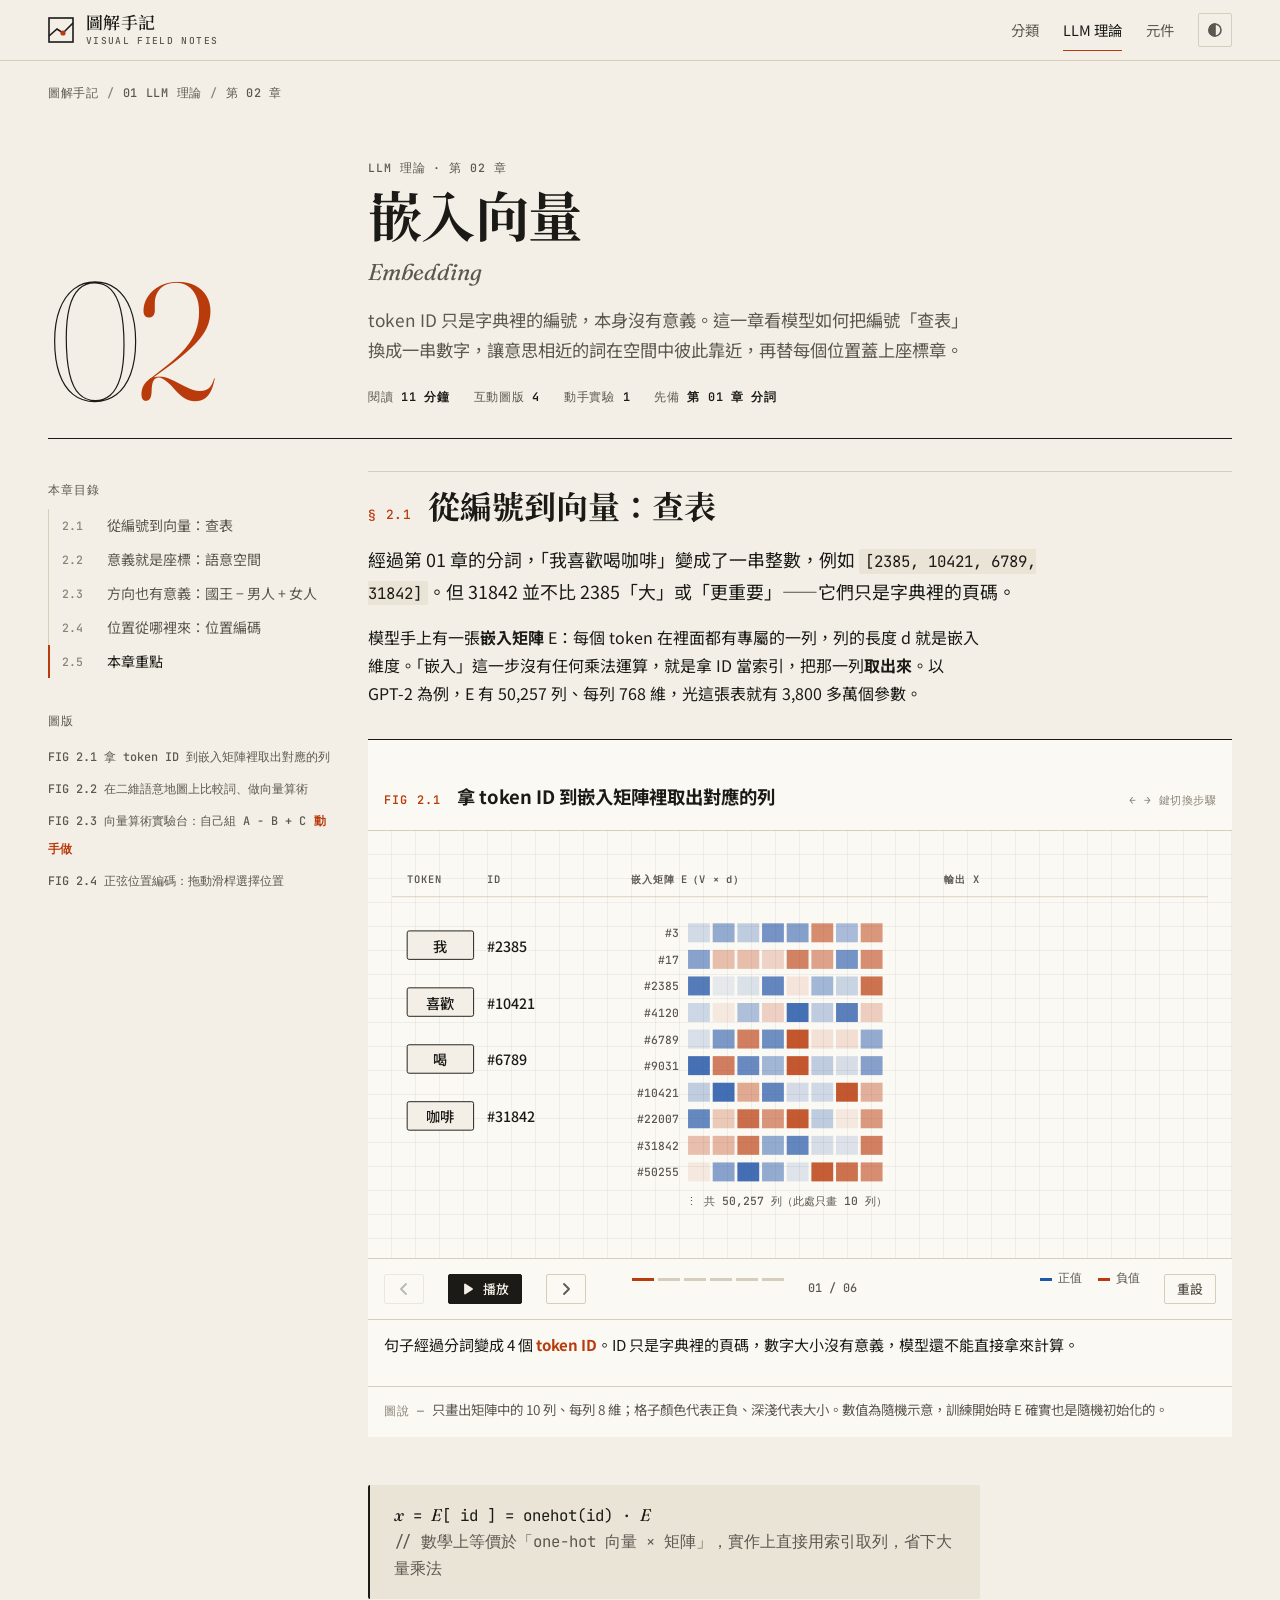
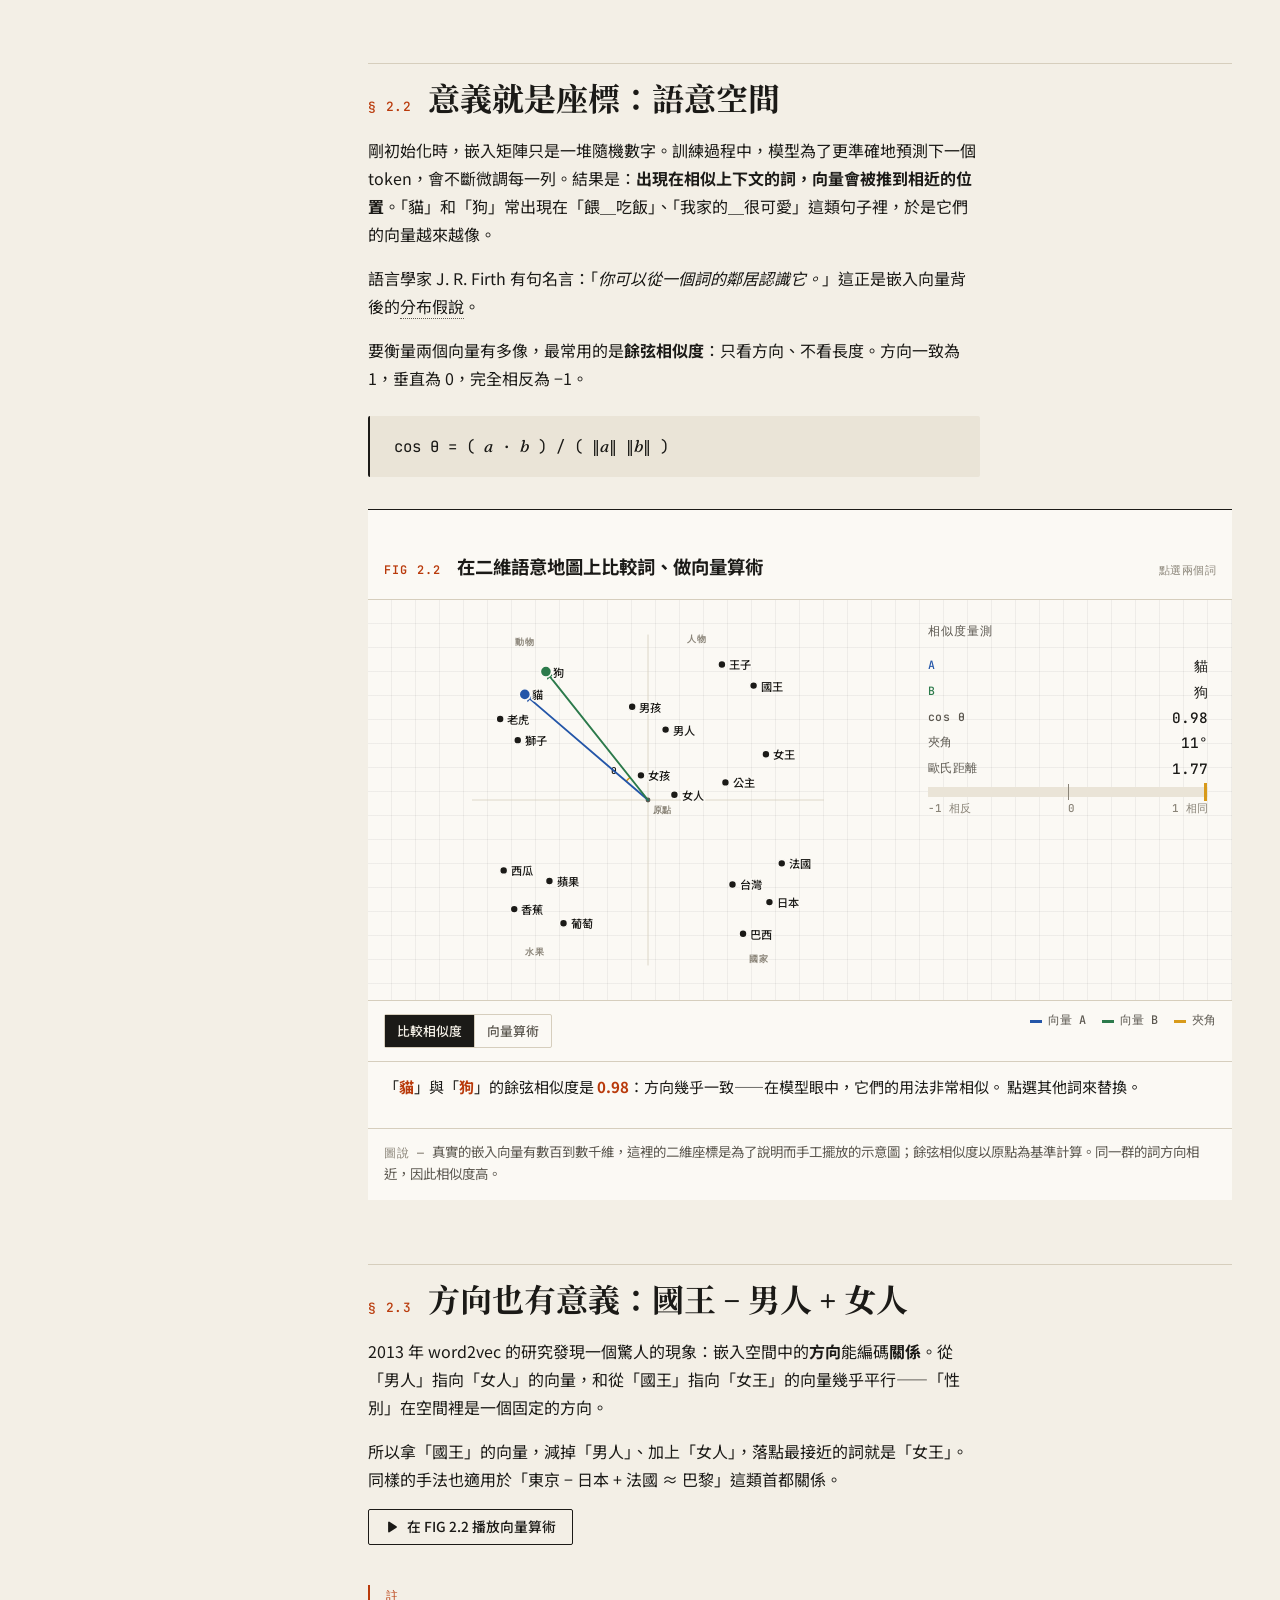
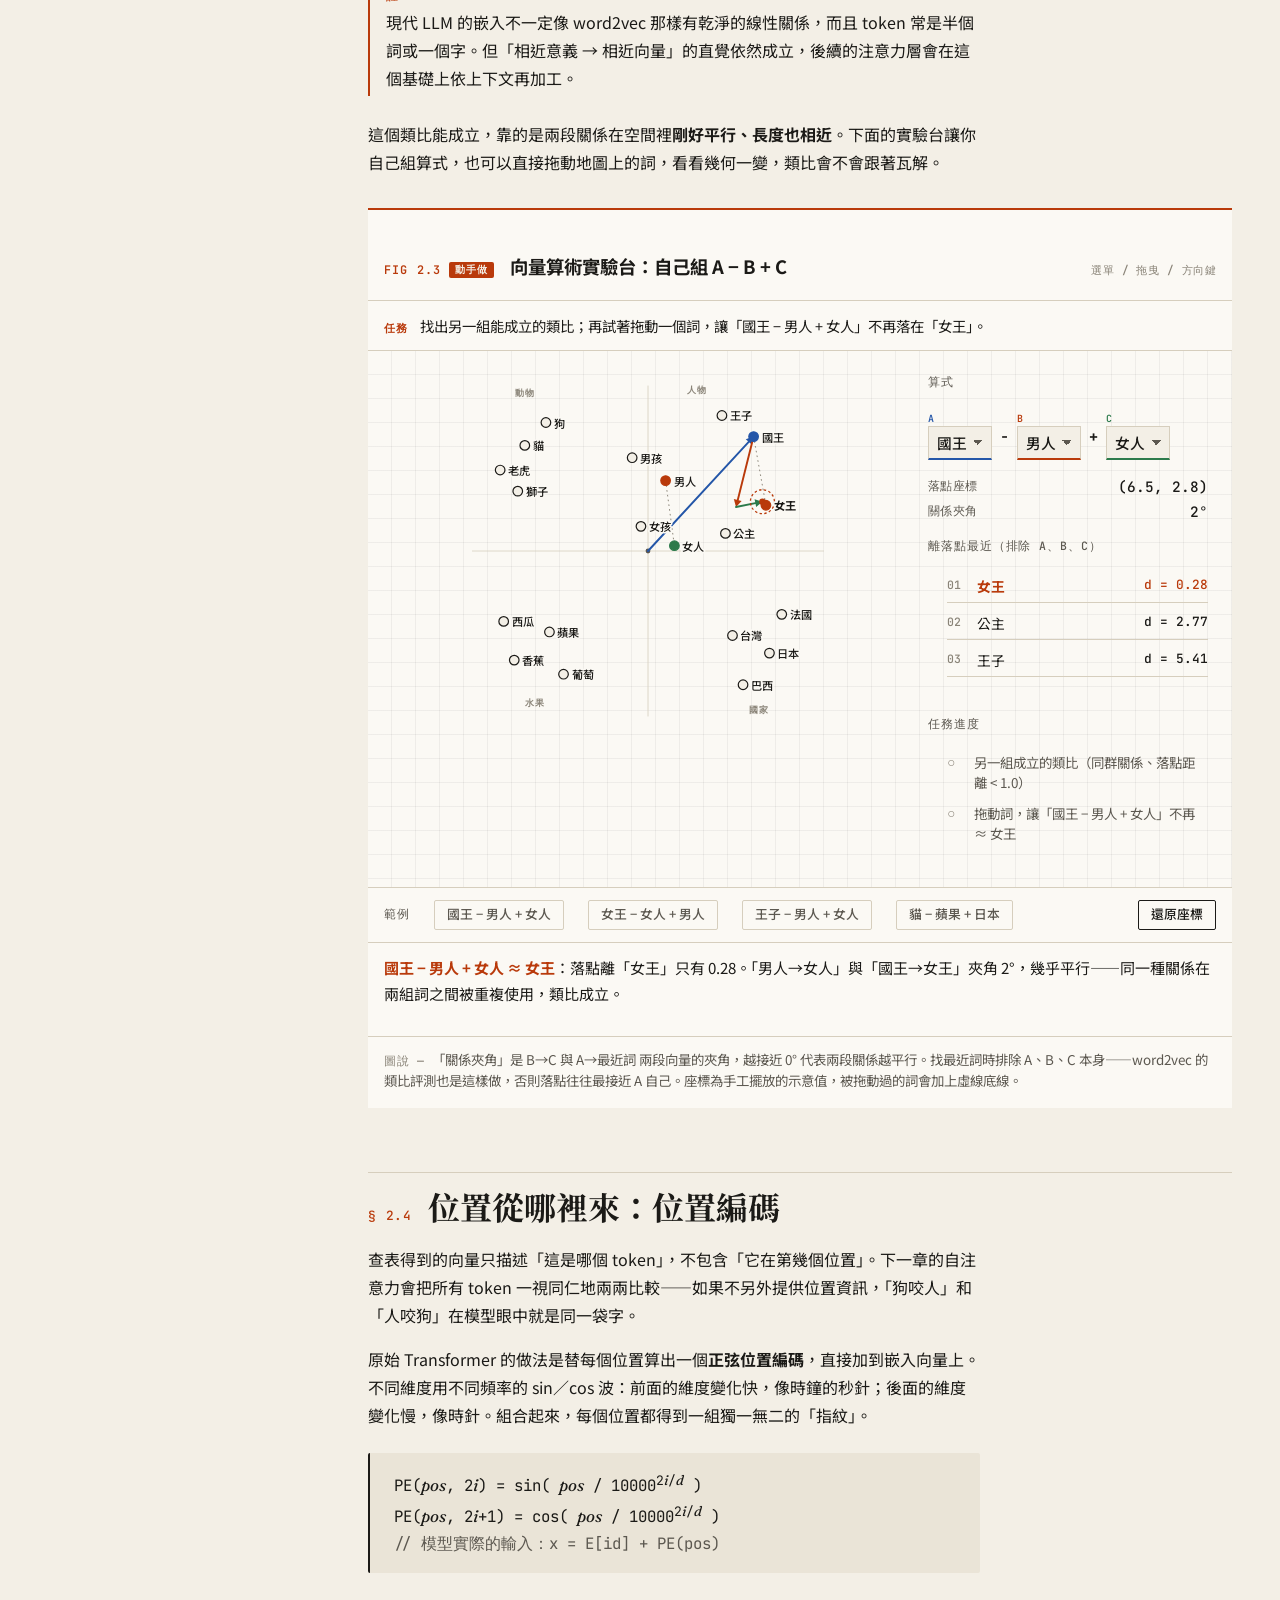
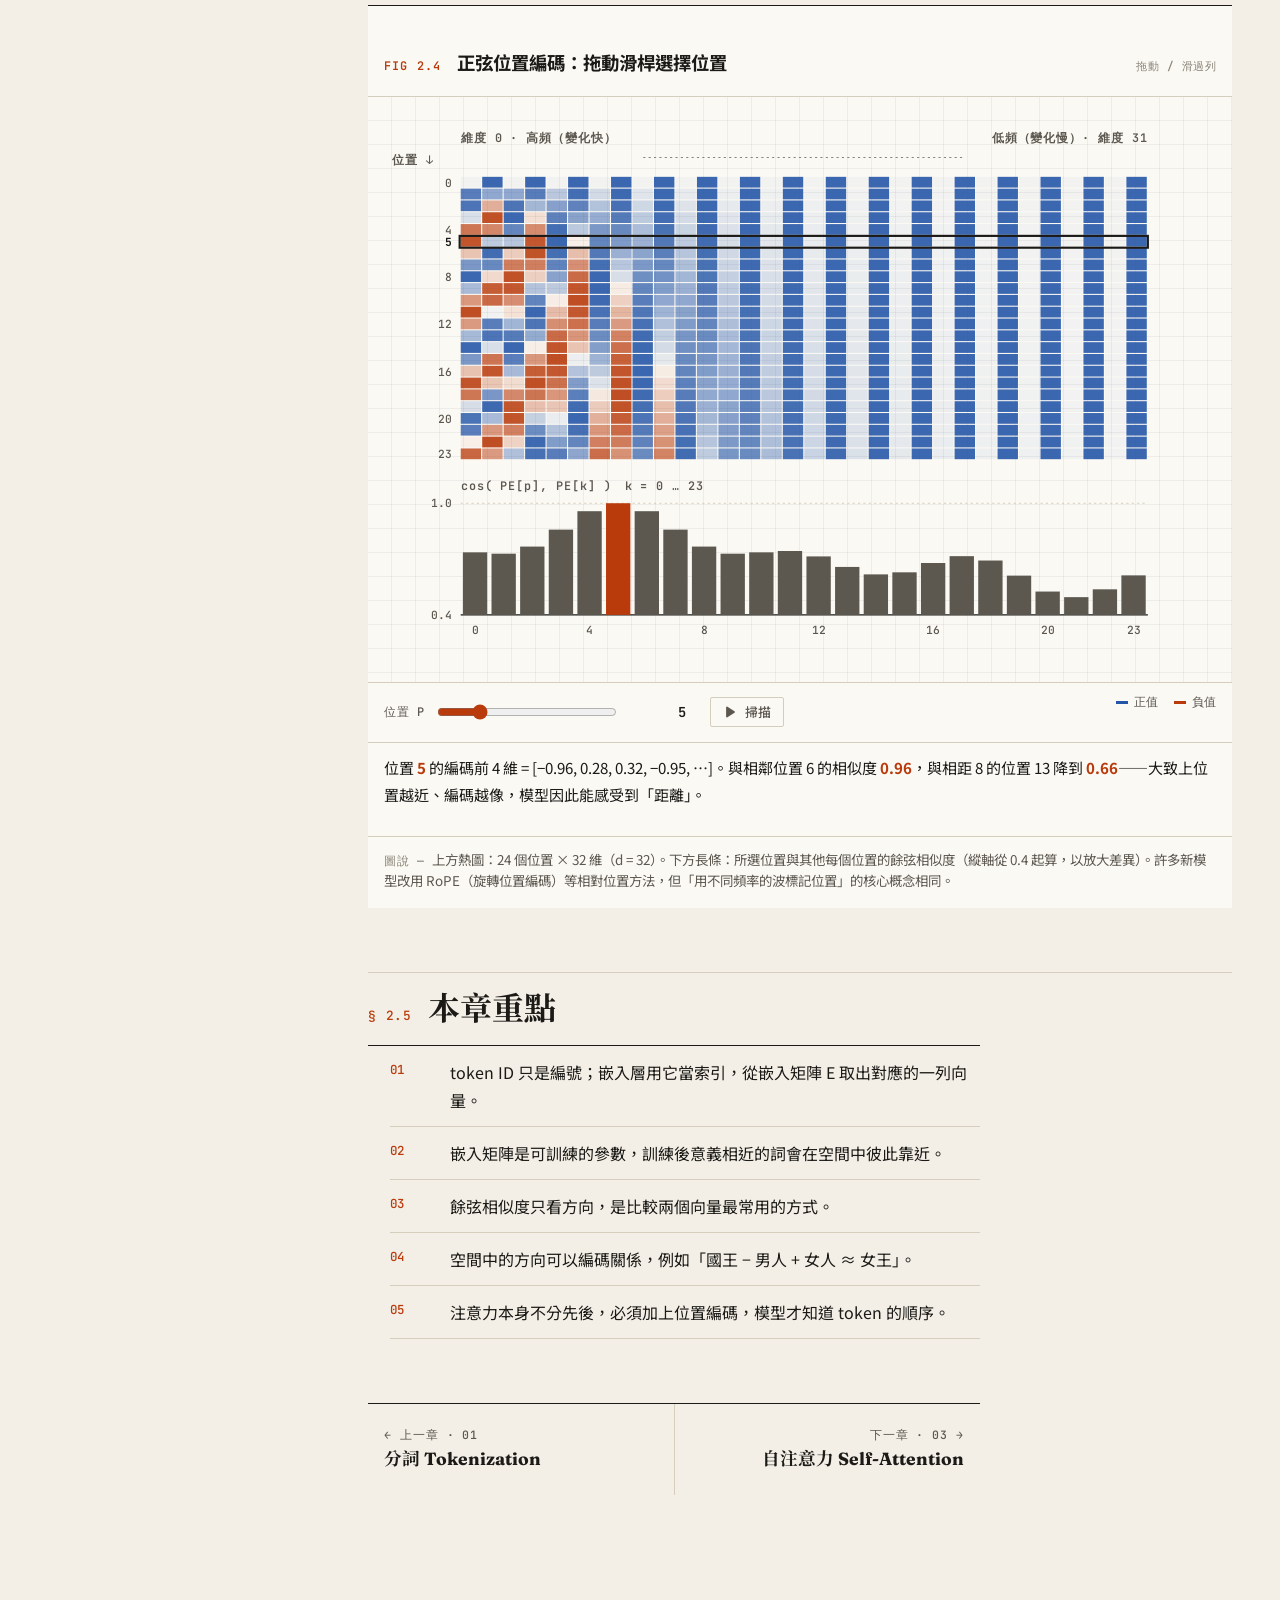
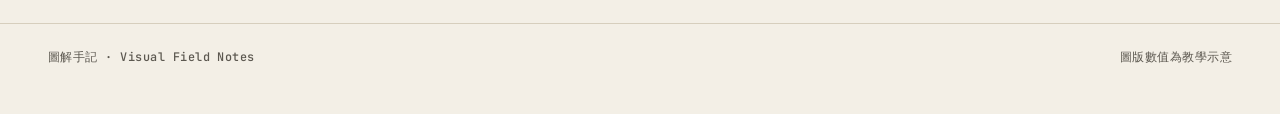
<file: llm/02-embedding.html>
<!doctype html>
<html lang="zh-Hant">
<head>
<meta charset="utf-8">
<meta name="viewport" content="width=device-width, initial-scale=1">
<title>嵌入向量 · LLM 理論 · 圖解手記</title>
<meta name="description" content="用可操作的圖版理解 Embedding：token ID 如何查表變成向量、語意如何變成距離、位置資訊從哪裡來。">
<script>try{var t=localStorage.getItem("fl-theme");if(t)document.documentElement.setAttribute("data-theme",t)}catch(e){}</script>
<link rel="preconnect" href="https://fonts.googleapis.com">
<link rel="preconnect" href="https://fonts.gstatic.com" crossorigin>
<link rel="stylesheet" href="https://fonts.googleapis.com/css2?family=Fraunces:ital,opsz,wght@0,9..144,300..700;1,9..144,400&family=JetBrains+Mono:wght@400;500;600&family=Noto+Sans+TC:wght@400;500;700&family=Noto+Serif+TC:wght@700&display=swap">
<link rel="stylesheet" href="../assets/css/site.css">
<style>
  /* ---- 本章圖版樣式 ---- */
  .col-t { font: 600 11px var(--f-mono); fill: var(--text-muted); letter-spacing: .08em; }
  .mono-t { font: 500 12px var(--f-mono); fill: var(--text-muted); dominant-baseline: central; }

  /* FIG 2.1 查表 */
  .lk-chip rect { fill: var(--surface-page); stroke: var(--rule-strong); stroke-width: 1; transition: fill var(--dur-2) linear; }
  .lk-chip text { font: 500 15px var(--f-body); fill: var(--text); text-anchor: middle; dominant-baseline: central; transition: fill var(--dur-2) linear; }
  .lk-chip.done rect { fill: var(--surface-sunken); }
  .lk-chip.on rect { fill: var(--data-q); stroke: var(--data-q); }
  .lk-chip.on text { fill: var(--surface-page); }
  .lk-row { transition: opacity var(--dur-3) var(--ease-out); }
  .lk-hi { fill: var(--accent-soft); stroke: var(--accent); stroke-width: 1.5; transition: y var(--dur-3) var(--ease-out), opacity var(--dur-2) linear; }
  .lk-link { fill: none; stroke: var(--data-q); stroke-width: 1.5; transition: opacity var(--dur-2) linear; }
  .lk-copy { fill: none; stroke: var(--accent); stroke-width: 1.2; stroke-dasharray: 4 4; transition: opacity var(--dur-2) linear; }
  .lk-out { transition: transform 700ms var(--ease-out), opacity var(--dur-2) linear; }
  .lk-fade { transition: opacity var(--dur-3) var(--ease-out); }

  /* FIG 2.2 語意地圖 */
  .map-axis { stroke: var(--rule); stroke-width: 1; }
  .map-clu { font: 600 11px var(--f-mono); fill: var(--text-faint); letter-spacing: .1em; text-anchor: middle; }
  .map-pt { cursor: pointer; outline: none; }
  .map-pt circle { fill: var(--text); stroke: var(--surface-raised); stroke-width: 2; transition: r var(--dur-2) var(--ease-out), fill var(--dur-1) linear; }
  .map-pt text { font: 500 14px var(--f-body); fill: var(--text); dominant-baseline: central; paint-order: stroke; stroke: var(--surface-raised); stroke-width: 4px; stroke-linejoin: round; }
  .map-pt:hover circle { r: 7; }
  .map-pt:focus-visible circle { stroke: var(--focus); stroke-width: 3; }
  .map-pt.sel-a circle { fill: var(--data-q); r: 7; }
  .map-pt.sel-b circle { fill: var(--data-v); r: 7; }
  .map-pt.is-target circle { fill: var(--accent); r: 7; }
  .map-pt.is-dim { opacity: .35; }
  .map-angle { fill: none; stroke: var(--data-hi); stroke-width: 2; transition: opacity var(--dur-2) linear; }
  .map-angle-t { font: 600 12px var(--f-mono); fill: var(--text); paint-order: stroke; stroke: var(--surface-raised); stroke-width: 4px; }
  .map-ring { fill: none; stroke: var(--accent); stroke-width: 1.6; stroke-dasharray: 3 3; transition: opacity var(--dur-3) linear; }
  .map-par { fill: none; stroke: var(--text-faint); stroke-width: 1.2; stroke-dasharray: 2 4; transition: opacity var(--dur-3) linear; }
  .arw-head { transition: opacity var(--dur-2) linear; }
  .map-grp { transition: opacity var(--dur-2) linear; }
  .map-grp.off { opacity: 0; pointer-events: none; }
  .gauge { position: relative; height: 10px; background: var(--surface-sunken); margin: var(--s-2) 0 var(--s-1); }
  .gauge::after { content: ""; position: absolute; left: 50%; top: -3px; bottom: -3px; width: 1px; background: var(--text-faint); }
  .gauge i { position: absolute; top: -4px; width: 3px; height: 18px; background: var(--data-hi); left: 50%; transition: left var(--dur-3) var(--ease-out); }
  .gauge-lab { display: flex; justify-content: space-between; font: 500 .68rem var(--f-mono); color: var(--text-faint); }
  .near-list { list-style: none; margin: var(--s-2) 0 0; padding: 0; display: grid; gap: 4px; }
  .near-list li { display: grid; grid-template-columns: 1.6em 1fr auto; gap: var(--s-2); font-size: .86rem; padding-bottom: 4px; border-bottom: 1px solid var(--rule); }
  .near-list li span:first-child { font: 500 .72rem/1.9 var(--f-mono); color: var(--text-faint); }
  .near-list li span:last-child { font: 500 .8rem/1.7 var(--f-mono); font-variant-numeric: tabular-nums; }
  .near-list li.top { color: var(--accent); font-weight: 700; }
  .arith-ctl { display: flex; flex-wrap: wrap; align-items: center; gap: var(--s-3); }
  .arith-eq { font: 500 .86rem/1.6 var(--f-mono); margin: 0; }
  .arith-eq .q { color: var(--data-q); } .arith-eq .k { color: var(--data-k); } .arith-eq .v { color: var(--data-v); }

  /* FIG 2.4 位置編碼 */
  .pe-cell { stroke: none; }
  .pe-hi { fill: none; stroke: var(--rule-strong); stroke-width: 2; transition: y var(--dur-2) var(--ease-out); pointer-events: none; }
  .pe-bar { transition: y var(--dur-3) var(--ease-out), height var(--dur-3) var(--ease-out), fill var(--dur-2) linear; }
  .pe-lab { font: 500 10.5px var(--f-mono); fill: var(--text-muted); dominant-baseline: central; }
  .pe-lab.on { fill: var(--text); font-weight: 700; }

  /* FIG 2.3 向量算術實驗台 */
  .lab-pt circle.handle-ring { transition: fill var(--dur-1) linear; }
  .lab-pt text { font: 500 14px var(--f-body); fill: var(--text); dominant-baseline: central; paint-order: stroke; stroke: var(--surface-raised); stroke-width: 4px; stroke-linejoin: round; pointer-events: none; }
  .lab-pt.role-a circle { fill: var(--data-q); stroke: var(--data-q); }
  .lab-pt.role-b circle { fill: var(--data-k); stroke: var(--data-k); }
  .lab-pt.role-c circle { fill: var(--data-v); stroke: var(--data-v); }
  .lab-pt.role-t circle { fill: var(--accent); stroke: var(--accent); }
  .lab-pt.role-t text { font-weight: 700; }
  .lab-pt.moved text { text-decoration: underline dotted; }
  .lab-eq { display: flex; flex-wrap: wrap; align-items: center; gap: var(--s-2); margin: var(--s-1) 0 var(--s-3); font: 600 .95rem var(--f-mono); }
  .lab-eq label { display: grid; gap: 2px; }
  .lab-eq label > span { font: 600 .62rem/1 var(--f-mono); letter-spacing: .1em; }
  .lab-sel { appearance: none; min-height: 34px; padding: 0 var(--s-5) 0 var(--s-2); border: 1px solid var(--rule); border-bottom: 2px solid var(--c, var(--rule-strong)); border-radius: 0; background-color: var(--surface-page); background-image: linear-gradient(45deg, transparent 50%, var(--text-muted) 50%), linear-gradient(135deg, var(--text-muted) 50%, transparent 50%); background-repeat: no-repeat; background-size: 5px 5px; background-position: right 13px center, right 8px center; font: 500 .92rem var(--f-body); color: var(--text); cursor: pointer; }
  .lab-sel:focus-visible { outline: 2px solid var(--focus); outline-offset: 1px; }
  .lab-goals { list-style: none; margin: var(--s-2) 0 0; padding: 0; display: grid; gap: 6px; }
  .lab-goals li { display: grid; grid-template-columns: 1.4em 1fr; gap: var(--s-2); font-size: .84rem; color: var(--text-muted); line-height: 1.5; }
  .lab-goals li::before { content: "○"; font-family: var(--f-mono); color: var(--text-faint); }
  .lab-goals li.done { color: var(--text); }
  .lab-goals li.done::before { content: "✓"; color: var(--accent); font-weight: 700; }
  #fig-2-3 .stage-scroll > svg { min-width: 460px; }

  .jump-btn { margin: 0 0 var(--s-4); }
  #fig-2-2 .stage-scroll > svg { min-width: 460px; }
</style>
</head>
<body data-track="llm" data-chapter="02">
<a class="skip-link" href="#main">跳到主要內容</a>
<header class="masthead"><div class="masthead-inner">
  <a class="brand" href="../index.html">
    <svg class="brand-mark" viewBox="0 0 26 26" aria-hidden="true"><rect class="bm-frame" x="1" y="1" width="24" height="24"/><path class="bm-line" d="M1 19 L9 12 L15 16 L25 6"/><circle class="bm-dot" cx="15" cy="16" r="2.6"/></svg>
    <span class="brand-name">圖解手記<small>Visual Field Notes</small></span>
  </a>
  <nav class="site-nav" aria-label="主要">
    <a href="../index.html#categories" class="nav-optional">分類</a>
    <a href="index.html" class="is-current">LLM 理論</a>
    <a href="../preview.html" class="nav-optional">元件</a>
  </nav>
  <button class="theme-toggle" type="button" aria-label="切換主題"><svg viewBox="0 0 16 16" aria-hidden="true"><circle cx="8" cy="8" r="6"/><path d="M8 2a6 6 0 0 0 0 12z" fill="currentColor"/></svg></button>
</div></header>

<main id="main" class="page">
  <ol class="crumbs">
    <li><a href="../index.html">圖解手記</a></li>
    <li><a href="index.html">01 LLM 理論</a></li>
    <li aria-current="page">第 02 章</li>
  </ol>

  <header class="chapter-head">
    <p class="chapter-num" aria-hidden="true">0<span class="num-accent">2</span></p>
    <div>
      <p class="meta-label">LLM 理論 · 第 02 章</p>
      <h1 class="chapter-title">嵌入向量<span class="en">Embedding</span></h1>
      <p class="chapter-deck">token ID 只是字典裡的編號，本身沒有意義。這一章看模型如何把編號「查表」換成一串數字，讓意思相近的詞在空間中彼此靠近，再替每個位置蓋上座標章。</p>
      <ul class="chapter-meta">
        <li>閱讀 <b>11 分鐘</b></li>
        <li>互動圖版 <b>4</b></li>
        <li>動手實驗 <b>1</b></li>
        <li>先備 <b>第 01 章 分詞</b></li>
      </ul>
    </div>
  </header>

  <div class="chapter-body">
    <aside class="rail" aria-label="本章導覽">
      <div class="rail-inner">
        <div>
          <p class="meta-label">本章目錄</p>
          <ol class="toc"></ol>
        </div>
        <div class="rail-figs-wrap">
          <p class="meta-label">圖版</p>
          <ul class="rail-figs"></ul>
        </div>
      </div>
    </aside>

    <article class="prose">
      <h2 id="lookup"><span class="sec">§ 2.1</span>從編號到向量：查表</h2>
      <p class="lede">經過第 01 章的分詞，「我喜歡喝咖啡」變成了一串整數，例如 <code>[2385, 10421, 6789, 31842]</code>。但 31842 並不比 2385「大」或「更重要」——它們只是字典裡的頁碼。</p>
      <p>模型手上有一張<strong>嵌入矩陣</strong> E：每個 token 在裡面都有專屬的一列，列的長度 d 就是嵌入維度。「嵌入」這一步沒有任何乘法運算，就是拿 ID 當索引，把那一列<strong>取出來</strong>。以 GPT-2 為例，E 有 50,257 列、每列 768 維，光這張表就有 3,800 多萬個參數。</p>

      <figure class="plate" id="fig-2-1" tabindex="-1">
        <div class="plate-head">
          <span class="plate-fig">FIG 2.1</span>
          <h3 class="plate-title">拿 token ID 到嵌入矩陣裡取出對應的列</h3>
          <span class="plate-hint">← → 鍵切換步驟</span>
        </div>
        <div class="plate-stage">
          <div class="stage-scroll"><svg class="stage-svg" id="lookup-svg" viewBox="0 0 860 400" role="img" aria-label="嵌入矩陣查表動畫"></svg></div>
          <p class="scroll-hint">← 可橫向捲動 →</p>
        </div>
        <div class="plate-controls">
          <button class="btn btn-ghost btn-sm" type="button" data-step="prev" aria-label="上一步"><svg viewBox="0 0 14 14"><path d="M9 2 4 7l5 5"/></svg></button>
          <button class="btn btn-primary btn-sm" type="button" data-step="play" aria-pressed="false"><svg viewBox="0 0 14 14"><path d="M4 2.5v9l7-4.5z" fill="currentColor"/></svg><span class="lbl">播放</span></button>
          <button class="btn btn-ghost btn-sm" type="button" data-step="next" aria-label="下一步"><svg viewBox="0 0 14 14"><path d="m5 2 5 5-5 5"/></svg></button>
          <ol class="steps"></ol>
          <span class="step-count"></span>
          <span class="spacer"></span>
          <ul class="legend"><li style="--c:var(--data-q)"><i></i>正值</li><li style="--c:var(--data-k)"><i></i>負值</li></ul>
          <button class="btn btn-ghost btn-sm" type="button" data-step="reset">重設</button>
        </div>
        <p class="plate-narr"></p>
        <p class="plate-cap">只畫出矩陣中的 10 列、每列 8 維；格子顏色代表正負、深淺代表大小。數值為隨機示意，訓練開始時 E 確實也是隨機初始化的。</p>
      </figure>

      <div class="formula">
        <var>x</var> = <var>E</var>[ id ] = onehot(id) · <var>E</var><br>
        <span class="cmt">// 數學上等價於「one-hot 向量 × 矩陣」，實作上直接用索引取列，省下大量乘法</span>
      </div>

      <h2 id="space"><span class="sec">§ 2.2</span>意義就是座標：語意空間</h2>
      <p>剛初始化時，嵌入矩陣只是一堆隨機數字。訓練過程中，模型為了更準確地預測下一個 token，會不斷微調每一列。結果是：<strong>出現在相似上下文的詞，向量會被推到相近的位置</strong>。「貓」和「狗」常出現在「餵＿吃飯」、「我家的＿很可愛」這類句子裡，於是它們的向量越來越像。</p>
      <p>語言學家 J. R. Firth 有句名言：「<em>你可以從一個詞的鄰居認識它。</em>」這正是嵌入向量背後的<span class="term" title="Distributional Hypothesis">分布假說</span>。</p>
      <p>要衡量兩個向量有多像，最常用的是<strong>餘弦相似度</strong>：只看方向、不看長度。方向一致為 1，垂直為 0，完全相反為 −1。</p>
      <div class="formula" role="math" aria-label="cosine similarity of a and b equals a dot b over the norm of a times the norm of b">
        cos θ = ( <var>a</var> · <var>b</var> ) / ( ‖<var>a</var>‖ ‖<var>b</var>‖ )
      </div>

      <figure class="plate" id="fig-2-2" tabindex="-1">
        <div class="plate-head">
          <span class="plate-fig">FIG 2.2</span>
          <h3 class="plate-title">在二維語意地圖上比較詞、做向量算術</h3>
          <span class="plate-hint">點選兩個詞</span>
        </div>
        <div class="plate-stage">
          <div class="stage-split">
            <div>
              <div class="stage-scroll"><svg class="stage-svg" id="map-svg" viewBox="0 0 640 440" role="img" aria-label="二維語意地圖"></svg></div>
              <p class="scroll-hint">← 可橫向捲動 →</p>
            </div>
            <div class="readout">
              <div id="map-read-sim">
                <p class="meta-label">相似度量測</p>
                <dl>
                  <dt style="color:var(--data-q)">A</dt><dd id="sim-a">—</dd>
                  <dt style="color:var(--data-v)">B</dt><dd id="sim-b">—</dd>
                  <dt>cos θ</dt><dd id="sim-cos">0.00</dd>
                  <dt>夾角</dt><dd><span id="sim-ang">0</span>°</dd>
                  <dt>歐氏距離</dt><dd id="sim-dist">0.00</dd>
                </dl>
                <div class="gauge" aria-hidden="true"><i id="sim-gauge"></i></div>
                <div class="gauge-lab" aria-hidden="true"><span>−1 相反</span><span>0</span><span>1 相同</span></div>
              </div>
              <div id="map-read-arith" hidden>
                <p class="meta-label">向量算術</p>
                <p class="arith-eq"><span class="q">國王</span> − <span class="k">男人</span> + <span class="v">女人</span></p>
                <dl>
                  <dt>結果座標</dt><dd id="ar-xy">—</dd>
                </dl>
                <p class="meta-label" style="margin-top:var(--s-3)">離結果最近的詞</p>
                <ul class="near-list" id="ar-near"></ul>
              </div>
            </div>
          </div>
        </div>
        <div class="plate-controls">
          <div class="seg" role="group" aria-label="模式">
            <button type="button" aria-pressed="true" data-mode="sim">比較相似度</button>
            <button type="button" aria-pressed="false" data-mode="arith">向量算術</button>
          </div>
          <div class="arith-ctl" id="arith-ctl" hidden>
            <button class="btn btn-ghost btn-sm" type="button" data-step="prev" aria-label="上一步"><svg viewBox="0 0 14 14"><path d="M9 2 4 7l5 5"/></svg></button>
            <button class="btn btn-primary btn-sm" type="button" data-step="play" aria-pressed="false"><svg viewBox="0 0 14 14"><path d="M4 2.5v9l7-4.5z" fill="currentColor"/></svg><span class="lbl">播放</span></button>
            <button class="btn btn-ghost btn-sm" type="button" data-step="next" aria-label="下一步"><svg viewBox="0 0 14 14"><path d="m5 2 5 5-5 5"/></svg></button>
            <ol class="steps"></ol>
            <span class="step-count"></span>
          </div>
          <span class="spacer"></span>
          <ul class="legend"><li style="--c:var(--data-q)"><i></i>向量 A</li><li style="--c:var(--data-v)"><i></i>向量 B</li><li style="--c:var(--data-hi)"><i></i>夾角</li></ul>
        </div>
        <p class="plate-narr" id="map-narr"></p>
        <p class="plate-cap">真實的嵌入向量有數百到數千維，這裡的二維座標是為了說明而手工擺放的示意圖；餘弦相似度以原點為基準計算。同一群的詞方向相近，因此相似度高。</p>
      </figure>

      <h2 id="arith"><span class="sec">§ 2.3</span>方向也有意義：國王 − 男人 + 女人</h2>
      <p>2013 年 word2vec 的研究發現一個驚人的現象：嵌入空間中的<strong>方向</strong>能編碼<strong>關係</strong>。從「男人」指向「女人」的向量，和從「國王」指向「女王」的向量幾乎平行——「性別」在空間裡是一個固定的方向。</p>
      <p>所以拿「國王」的向量，減掉「男人」、加上「女人」，落點最接近的詞就是「女王」。同樣的手法也適用於「東京 − 日本 + 法國 ≈ 巴黎」這類首都關係。</p>
      <button class="btn jump-btn" type="button" id="jump-arith"><svg viewBox="0 0 14 14"><path d="M4 2.5v9l7-4.5z" fill="currentColor"/></svg>在 FIG 2.2 播放向量算術</button>
      <div class="note">
        <span class="meta-label">註</span>
        <p>現代 LLM 的嵌入不一定像 word2vec 那樣有乾淨的線性關係，而且 token 常是半個詞或一個字。但「相近意義 → 相近向量」的直覺依然成立，後續的注意力層會在這個基礎上依上下文再加工。</p>
      </div>

      <p>這個類比能成立，靠的是兩段關係在空間裡<strong>剛好平行、長度也相近</strong>。下面的實驗台讓你自己組算式，也可以直接拖動地圖上的詞，看看幾何一變，類比會不會跟著瓦解。</p>

      <figure class="plate is-lab" id="fig-2-3" tabindex="-1">
        <div class="plate-head">
          <span class="plate-fig">FIG 2.3<span class="lab-tag">動手做</span></span>
          <h3 class="plate-title">向量算術實驗台：自己組 A − B + C</h3>
          <span class="plate-hint">選單 / 拖曳 / 方向鍵</span>
        </div>
        <div class="lab-task"><p>找出另一組能成立的類比；再試著拖動一個詞，讓「國王 − 男人 + 女人」不再落在「女王」。</p></div>
        <div class="plate-stage">
          <div class="stage-split">
            <div>
              <div class="stage-scroll"><svg class="stage-svg" id="lab-svg" viewBox="0 0 640 440" role="group" aria-label="向量算術實驗地圖：每個詞都可拖曳，或聚焦後用方向鍵移動"></svg></div>
              <p class="scroll-hint">← 可橫向捲動 →</p>
            </div>
            <div class="readout">
              <p class="meta-label">算式</p>
              <div class="lab-eq">
                <label style="--c:var(--data-q)"><span style="color:var(--data-q)">A</span><select class="lab-sel" id="lab-a" aria-label="A：起點的詞"></select></label>
                <span aria-hidden="true">−</span>
                <label style="--c:var(--data-k)"><span style="color:var(--data-k)">B</span><select class="lab-sel" id="lab-b" aria-label="B：要減去的詞"></select></label>
                <span aria-hidden="true">+</span>
                <label style="--c:var(--data-v)"><span style="color:var(--data-v)">C</span><select class="lab-sel" id="lab-c" aria-label="C：要加上的詞"></select></label>
              </div>
              <dl>
                <dt>落點座標</dt><dd id="lab-xy">—</dd>
                <dt>關係夾角</dt><dd><span id="lab-ang">0</span>°</dd>
              </dl>
              <p class="meta-label" style="margin-top:var(--s-3)">離落點最近（排除 A、B、C）</p>
              <ul class="near-list" id="lab-near"></ul>
              <p class="meta-label" style="margin-top:var(--s-4)">任務進度</p>
              <ul class="lab-goals">
                <li id="lab-goal-1">另一組成立的類比（同群關係、落點距離 &lt; 1.0）</li>
                <li id="lab-goal-2">拖動詞，讓「國王 − 男人 + 女人」不再 ≈ 女王</li>
              </ul>
            </div>
          </div>
        </div>
        <div class="plate-controls">
          <span class="meta-label">範例</span>
          <button class="btn btn-ghost btn-sm" type="button" data-lab="國王,男人,女人">國王 − 男人 + 女人</button>
          <button class="btn btn-ghost btn-sm" type="button" data-lab="女王,女人,男人">女王 − 女人 + 男人</button>
          <button class="btn btn-ghost btn-sm" type="button" data-lab="王子,男人,女人">王子 − 男人 + 女人</button>
          <button class="btn btn-ghost btn-sm" type="button" data-lab="貓,蘋果,日本">貓 − 蘋果 + 日本</button>
          <span class="spacer"></span>
          <button class="btn btn-sm" type="button" id="lab-reset">還原座標</button>
        </div>
        <p class="plate-narr" id="lab-narr"></p>
        <p class="plate-cap">「關係夾角」是 B→C 與 A→最近詞 兩段向量的夾角，越接近 0° 代表兩段關係越平行。找最近詞時排除 A、B、C 本身——word2vec 的類比評測也是這樣做，否則落點往往最接近 A 自己。座標為手工擺放的示意值，被拖動過的詞會加上虛線底線。</p>
      </figure>

      <h2 id="position"><span class="sec">§ 2.4</span>位置從哪裡來：位置編碼</h2>
      <p>查表得到的向量只描述「這是哪個 token」，不包含「它在第幾個位置」。下一章的自注意力會把所有 token 一視同仁地兩兩比較——如果不另外提供位置資訊，「狗咬人」和「人咬狗」在模型眼中就是同一袋字。</p>
      <p>原始 Transformer 的做法是替每個位置算出一個<strong>正弦位置編碼</strong>，直接加到嵌入向量上。不同維度用不同頻率的 sin／cos 波：前面的維度變化快，像時鐘的秒針；後面的維度變化慢，像時針。組合起來，每個位置都得到一組獨一無二的「指紋」。</p>
      <div class="formula">
        PE(<var>pos</var>, 2<var>i</var>)   = sin( <var>pos</var> / 10000<sup>2<var>i</var>/<var>d</var></sup> )<br>
        PE(<var>pos</var>, 2<var>i</var>+1) = cos( <var>pos</var> / 10000<sup>2<var>i</var>/<var>d</var></sup> )<br>
        <span class="cmt">// 模型實際的輸入：x = E[id] + PE(pos)</span>
      </div>

      <figure class="plate" id="fig-2-4" tabindex="-1">
        <div class="plate-head">
          <span class="plate-fig">FIG 2.4</span>
          <h3 class="plate-title">正弦位置編碼：拖動滑桿選擇位置</h3>
          <span class="plate-hint">拖動 / 滑過列</span>
        </div>
        <div class="plate-stage">
          <div class="stage-scroll"><svg class="stage-svg" id="pe-svg" viewBox="0 0 760 500" role="img" aria-label="正弦位置編碼熱圖與相似度"></svg></div>
          <p class="scroll-hint">← 可橫向捲動 →</p>
        </div>
        <div class="plate-controls">
          <div class="field">
            <label for="pe-pos">位置 p</label>
            <input type="range" id="pe-pos" min="0" max="23" step="1" value="5">
            <output for="pe-pos" id="pe-pos-out">5</output>
          </div>
          <button class="btn btn-ghost btn-sm" type="button" id="pe-scan" aria-pressed="false"><svg viewBox="0 0 14 14"><path d="M4 2.5v9l7-4.5z" fill="currentColor"/></svg><span class="lbl">掃描</span></button>
          <span class="spacer"></span>
          <ul class="legend"><li style="--c:var(--data-q)"><i></i>正值</li><li style="--c:var(--data-k)"><i></i>負值</li></ul>
        </div>
        <p class="plate-narr" id="pe-narr"></p>
        <p class="plate-cap">上方熱圖：24 個位置 × 32 維（d = 32）。下方長條：所選位置與其他每個位置的餘弦相似度（縱軸從 0.4 起算，以放大差異）。許多新模型改用 RoPE（旋轉位置編碼）等相對位置方法，但「用不同頻率的波標記位置」的核心概念相同。</p>
      </figure>

      <h2 id="recap"><span class="sec">§ 2.5</span>本章重點</h2>
      <ol class="takeaways">
        <li>token ID 只是編號；嵌入層用它當索引，從嵌入矩陣 E 取出對應的一列向量。</li>
        <li>嵌入矩陣是可訓練的參數，訓練後意義相近的詞會在空間中彼此靠近。</li>
        <li>餘弦相似度只看方向，是比較兩個向量最常用的方式。</li>
        <li>空間中的方向可以編碼關係，例如「國王 − 男人 + 女人 ≈ 女王」。</li>
        <li>注意力本身不分先後，必須加上位置編碼，模型才知道 token 的順序。</li>
      </ol>

      <nav class="pager" data-auto aria-label="章節翻頁"></nav>
    </article>
  </div>
</main>

<footer class="site-foot"><div class="site-foot-inner">
  <p>圖解手記 · Visual Field Notes</p>
  <p>圖版數值為教學示意</p>
</div></footer>

<script src="../assets/js/catalog.js"></script>
<script src="../assets/js/site.js"></script>
<script>
(function () {
  "use strict";
  var S = FL.svg;

  function mulberry32(a) {
    return function () {
      a |= 0; a = a + 0x6D2B79F5 | 0;
      var t = Math.imul(a ^ a >>> 15, 1 | a);
      t = t + Math.imul(t ^ t >>> 7, 61 | t) ^ t;
      return ((t ^ t >>> 14) >>> 0) / 4294967296;
    };
  }
  function sub(n) { return String(n).replace(/\d/g, function (c) { return "₀₁₂₃₄₅₆₇₈₉"[c]; }); }

  /* 以 stroke-dashoffset 做 Draw 效果；reduced-motion 時直接顯示 */
  function drawStroke(p, dur) {
    p.style.transition = "none";
    p.style.strokeDasharray = "none";
    p.style.strokeDashoffset = "0";
    if (FL.reducedMotion()) return;
    var len = Math.ceil(p.getTotalLength()) + 1;
    p.style.strokeDasharray = len;
    p.style.strokeDashoffset = len;
    p.getBoundingClientRect();
    p.style.transition = "stroke-dashoffset " + (dur || 600) + "ms var(--ease-out)";
    p.style.strokeDashoffset = "0";
  }

  /* =========================================================
     FIG 2.1 — 嵌入矩陣查表
     ========================================================= */
  (function lookup() {
    var svg = document.getElementById("lookup-svg"), plate = document.getElementById("fig-2-1");
    var TOK = [{ t: "我", id: 2385 }, { t: "喜歡", id: 10421 }, { t: "喝", id: 6789 }, { t: "咖啡", id: 31842 }];
    var IDS = [3, 17, 2385, 4120, 6789, 9031, 10421, 22007, 31842, 50255];
    var D = 8, CW = 26, CH = 20, MX = 312, OX = 612;
    var rnd = mulberry32(20241014);
    var E = IDS.map(function () {
      var r = [];
      for (var d = 0; d < D; d++) r.push(Math.round((rnd() * 2 - 1) * 100) / 100);
      return r;
    });
    function tokY(k) { return 95 + k * 60; }
    function rowY(r) { return 82 + r * 28; }
    function rowOf(k) { return IDS.indexOf(TOK[k].id); }
    function cellRow(parent, vals) {
      vals.forEach(function (v, d) {
        S("rect", { x: d * CW, y: -CH / 2, width: CW - 3, height: CH, fill: v >= 0 ? "var(--data-q)" : "var(--data-k)", "fill-opacity": (Math.abs(v) * 0.78 + 0.08).toFixed(2) }, parent);
      });
    }
    function fmtVec(v) { return "[" + v.slice(0, 3).map(function (x) { return x.toFixed(2).replace("-", "−"); }).join(", ") + ", …]"; }

    [["TOKEN", 16], ["ID", 100], ["嵌入矩陣 E（V × d）", MX - 60], ["輸出 X", OX - 30]].forEach(function (h) {
      S("text", { class: "col-t", x: h[1], y: 30, text: h[0] }, svg);
    });
    S("line", { x1: 0, x2: 860, y1: 44, y2: 44, stroke: "var(--rule)" }, svg);

    var hi = S("rect", { class: "lk-hi", x: MX - 64, y: rowY(0) - 14, width: 64 + D * CW + 6, height: 28, opacity: 0 }, svg);
    var link = S("path", { class: "lk-link", opacity: 0 }, svg);
    var copy = S("path", { class: "lk-copy", opacity: 0 }, svg);

    var rows = IDS.map(function (id, r) {
      var g = S("g", { class: "lk-row" }, svg);
      S("text", { class: "mono-t", x: MX - 10, y: rowY(r), "text-anchor": "end", text: "#" + id }, g);
      var cg = S("g", { transform: "translate(" + MX + "," + rowY(r) + ")" }, g);
      cellRow(cg, E[r]);
      return g;
    });
    S("text", { class: "mono-t", x: MX + (D * CW) / 2, y: rowY(9) + 30, "text-anchor": "middle", text: "⋮  共 50,257 列（此處只畫 10 列）" }, svg);

    var chips = TOK.map(function (tk, k) {
      var g = S("g", { class: "lk-chip" }, svg);
      S("rect", { x: 16, y: tokY(k) - 15, width: 70, height: 30, rx: 2 }, g);
      S("text", { x: 51, y: tokY(k), text: tk.t }, g);
      S("text", { class: "mono-t", x: 100, y: tokY(k), text: "#" + tk.id, style: "text-anchor:start;fill:var(--text)" }, g);
      return g;
    });

    var outs = TOK.map(function (tk, k) {
      var lab = S("text", { class: "mono-t lk-fade", x: OX - 10, y: tokY(k), "text-anchor": "end", text: "x" + sub(k + 1), opacity: 0 }, svg);
      var g = S("g", { class: "lk-out", opacity: 0 }, svg);
      g.style.transform = "translate(" + OX + "px," + tokY(k) + "px)";
      cellRow(g, E[rowOf(k)]);
      return { g: g, lab: lab };
    });

    var brk = S("g", { class: "lk-fade", opacity: 0 }, svg);
    var bx = OX + D * CW + 6;
    S("path", { d: "M" + bx + " " + (tokY(0) - 14) + " h6 V " + (tokY(3) + 14) + " h-6", fill: "none", stroke: "var(--rule-strong)", "stroke-width": 1.4 }, brk);
    S("text", { class: "mono-t", x: OX, y: tokY(3) + 40, text: "X ∈ ℝ^(4 × d)", style: "fill:var(--text);font-weight:600" }, brk);

    function place(o, k, fromRow) {
      var g = o.g;
      var fin = "translate(" + OX + "px," + tokY(k) + "px)";
      if (fromRow == null || FL.reducedMotion()) { g.style.transition = "none"; g.style.transform = fin; g.getBoundingClientRect(); g.style.transition = ""; return; }
      g.style.transition = "none";
      g.style.transform = "translate(" + MX + "px," + rowY(fromRow) + "px)";
      g.getBoundingClientRect();
      g.style.transition = "";
      g.style.transform = fin;
    }

    var steps = [{ narr: "句子經過分詞變成 4 個 <b>token ID</b>。ID 只是字典裡的頁碼，數字大小沒有意義，模型還不能直接拿來計算。" }];
    TOK.forEach(function (tk, k) {
      steps.push({ narr: "「" + tk.t + "」的 ID 是 <b>#" + tk.id + "</b> → 直接取出 E 的第 " + tk.id + " 列，得到 x" + sub(k + 1) + " = " + fmtVec(E[rowOf(k)]) + "。" + (k === 0 ? "這一步只是索引，沒有任何乘法。" : "") });
    });
    steps.push({ narr: "四個向量疊成 <b>4 × d</b> 的矩陣 X，這就是送進 Transformer 的輸入。E 本身也是參數，會在訓練中跟著被更新。" });

    FL.stepper(plate, {
      steps: steps,
      autoplay: 2200,
      render: function (i, info) {
        var cur = i >= 1 && i <= 4 ? i - 1 : -1;
        chips.forEach(function (c, k) {
          c.classList.toggle("on", k === cur);
          c.classList.toggle("done", (cur >= 0 && k < cur) || i === 5);
        });
        rows.forEach(function (g, r) { g.style.opacity = cur >= 0 && r !== rowOf(cur) ? 0.3 : 1; });
        if (cur >= 0) {
          var ry = rowY(rowOf(cur)), ty = tokY(cur);
          hi.setAttribute("y", ry - 14); hi.setAttribute("opacity", 1);
          link.setAttribute("d", "M160 " + ty + " C 210 " + ty + " " + (MX - 110) + " " + ry + " " + (MX - 66) + " " + ry);
          copy.setAttribute("d", "M" + (MX + D * CW + 4) + " " + ry + " C " + (MX + D * CW + 40) + " " + ry + " " + (OX - 70) + " " + ty + " " + (OX - 34) + " " + ty);
          link.setAttribute("opacity", 1); copy.setAttribute("opacity", 1);
          if (info.dir > 0) drawStroke(link, 450);
        } else {
          hi.setAttribute("opacity", 0); link.setAttribute("opacity", 0); copy.setAttribute("opacity", 0);
        }
        outs.forEach(function (o, k) {
          var show = i === 5 || (cur >= 0 && k <= cur);
          var wasShown = o.g.getAttribute("opacity") === "1";
          o.g.setAttribute("opacity", show ? 1 : 0);
          o.lab.setAttribute("opacity", show ? 1 : 0);
          if (show && k === cur && info.dir > 0 && !wasShown) place(o, k, rowOf(k));
          else place(o, k);
        });
        brk.setAttribute("opacity", i === 5 ? 1 : 0);
      }
    });
  })();

  /* FIG 2.2 與 FIG 2.3 共用的示意座標（二維語意地圖） */
  var MAP_WORDS = [
    { w: "國王", x: 6, y: 6.5 }, { w: "女王", x: 6.7, y: 2.6 }, { w: "男人", x: 1, y: 4 }, { w: "女人", x: 1.5, y: 0.3 },
    { w: "王子", x: 4.2, y: 7.7 }, { w: "公主", x: 4.4, y: 1.0 }, { w: "男孩", x: -0.9, y: 5.3 }, { w: "女孩", x: -0.4, y: 1.4 },
    { w: "貓", x: -7, y: 6 }, { w: "狗", x: -5.8, y: 7.3 }, { w: "老虎", x: -8.4, y: 4.6 }, { w: "獅子", x: -7.4, y: 3.4 },
    { w: "蘋果", x: -5.6, y: -4.6 }, { w: "香蕉", x: -7.6, y: -6.2 }, { w: "葡萄", x: -4.8, y: -7.0 }, { w: "西瓜", x: -8.2, y: -4.0 },
    { w: "台灣", x: 4.8, y: -4.8 }, { w: "日本", x: 6.9, y: -5.8 }, { w: "法國", x: 7.6, y: -3.6 }, { w: "巴西", x: 5.4, y: -7.6 }
  ];

  /* =========================================================
     FIG 2.2 — 二維語意地圖
     ========================================================= */
  var mapApi = (function semanticMap() {
    var svg = document.getElementById("map-svg"), plate = document.getElementById("fig-2-2");
    var narr = document.getElementById("map-narr");
    var U = 22, OX0 = 320, OY0 = 220;
    function X(x) { return OX0 + x * U; }
    function Y(y) { return OY0 - y * U; }
    var WORDS = MAP_WORDS;
    function idx(w) { for (var i = 0; i < WORDS.length; i++) if (WORDS[i].w === w) return i; return -1; }

    // 軸與群組標籤
    S("line", { class: "map-axis", x1: X(-10), x2: X(10), y1: OY0, y2: OY0 }, svg);
    S("line", { class: "map-axis", x1: OX0, x2: OX0, y1: Y(9.4), y2: Y(-9.4) }, svg);
    S("circle", { cx: OX0, cy: OY0, r: 3, fill: "var(--text-muted)" }, svg);
    S("text", { class: "map-clu", x: OX0 + 18, y: OY0 + 16, text: "原點" }, svg);
    [["動物", -7, 8.8], ["人物", 2.8, 9.0], ["水果", -6.4, -8.8], ["國家", 6.3, -9.2]].forEach(function (c) {
      S("text", { class: "map-clu", x: X(c[1]), y: Y(c[2]), text: c[0] }, svg);
    });

    var gSim = S("g", { class: "map-grp" }, svg);
    var gAr = S("g", { class: "map-grp off" }, svg);
    var gPts = S("g", {}, svg);

    function arrow(parent, color, dashed) {
      var g = S("g", {}, parent);
      var line = S("path", { fill: "none", stroke: color, "stroke-width": 2.4, "stroke-linecap": "round" }, g);
      if (dashed) line.setAttribute("stroke-dasharray", "5 4");
      var head = S("path", { class: "arw-head", fill: color }, g);
      return {
        g: g,
        set: function (x1, y1, x2, y2, anim) {
          var dx = x2 - x1, dy = y2 - y1, L = Math.hypot(dx, dy) || 1, ux = dx / L, uy = dy / L;
          var ex = x2 - ux * 9, ey = y2 - uy * 9;
          line.setAttribute("d", "M" + x1.toFixed(1) + " " + y1.toFixed(1) + " L " + ex.toFixed(1) + " " + ey.toFixed(1));
          head.setAttribute("d", "M" + x2.toFixed(1) + " " + y2.toFixed(1) + " L " + (ex - uy * 5).toFixed(1) + " " + (ey + ux * 5).toFixed(1) + " L " + (ex + uy * 5).toFixed(1) + " " + (ey - ux * 5).toFixed(1) + " Z");
          if (anim && !dashed && !FL.reducedMotion()) {
            drawStroke(line, 550);
            head.style.transition = "none"; head.style.opacity = 0; head.getBoundingClientRect();
            head.style.transition = "opacity 160ms linear 460ms"; head.style.opacity = 1;
          } else { head.style.transition = "none"; head.style.opacity = 1; if (!dashed) { line.style.strokeDasharray = "none"; } }
        }
      };
    }

    /* ---- 相似度模式 ---- */
    var arcEl = S("path", { class: "map-angle" }, gSim);
    var arcTxt = S("text", { class: "map-angle-t" }, gSim);
    var arA = arrow(gSim, "var(--data-q)"), arB = arrow(gSim, "var(--data-v)");
    var sel = [idx("貓"), idx("狗")];

    var pts = WORDS.map(function (wd, i) {
      var g = S("g", { class: "map-pt", tabindex: "0", role: "button", "aria-label": "選擇「" + wd.w + "」" }, gPts);
      S("circle", { cx: X(wd.x), cy: Y(wd.y), r: 5 }, g);
      S("text", { x: X(wd.x) + 9, y: Y(wd.y), text: wd.w }, g);
      function pick() { if (mode !== "sim") return; choose(i); }
      g.addEventListener("click", pick);
      g.addEventListener("keydown", function (e) { if (e.key === "Enter" || e.key === " ") { e.preventDefault(); pick(); } });
      return g;
    });

    var elA = document.getElementById("sim-a"), elB = document.getElementById("sim-b");
    var elCos = document.getElementById("sim-cos"), elAng = document.getElementById("sim-ang"), elDist = document.getElementById("sim-dist");
    var gauge = document.getElementById("sim-gauge");

    function choose(i) {
      if (sel.indexOf(i) >= 0) return;
      sel = [sel[1], i];
      paintSim(1);
    }

    function paintSim(changed) {
      var a = WORDS[sel[0]], b = WORDS[sel[1]];
      pts.forEach(function (g, i) {
        g.classList.toggle("sel-a", i === sel[0]);
        g.classList.toggle("sel-b", i === sel[1]);
        g.classList.remove("is-target", "is-dim");
        g.setAttribute("aria-pressed", sel.indexOf(i) >= 0 ? "true" : "false");
      });
      arA.set(OX0, OY0, X(a.x), Y(a.y), changed === 0);
      arB.set(OX0, OY0, X(b.x), Y(b.y), changed === 1);
      var dot = a.x * b.x + a.y * b.y, na = Math.hypot(a.x, a.y), nb = Math.hypot(b.x, b.y);
      var cos = dot / (na * nb), ang = Math.acos(FL.clamp(cos, -1, 1)) * 180 / Math.PI, dist = Math.hypot(a.x - b.x, a.y - b.y);
      // 夾角弧
      var R = 36;
      var ax = OX0 + a.x / na * R, ay = OY0 - a.y / na * R, bx = OX0 + b.x / nb * R, by = OY0 - b.y / nb * R;
      var cross = (ax - OX0) * (by - OY0) - (ay - OY0) * (bx - OX0);
      arcEl.setAttribute("d", "M" + ax.toFixed(1) + " " + ay.toFixed(1) + " A " + R + " " + R + " 0 0 " + (cross > 0 ? 1 : 0) + " " + bx.toFixed(1) + " " + by.toFixed(1));
      var mx = a.x / na + b.x / nb, my = a.y / na + b.y / nb, mn = Math.hypot(mx, my) || 1;
      arcTxt.setAttribute("x", (OX0 + mx / mn * (R + 14) - 12).toFixed(1));
      arcTxt.setAttribute("y", (OY0 - my / mn * (R + 14) + 4).toFixed(1));
      arcTxt.textContent = "θ";
      elA.textContent = a.w; elB.textContent = b.w;
      FL.ticker(elCos, cos, { digits: 2 });
      FL.ticker(elAng, ang, { digits: 0 });
      FL.ticker(elDist, dist, { digits: 2 });
      gauge.style.left = "calc(" + ((cos + 1) / 2 * 100).toFixed(1) + "% - 1px)";
      var verdict = cos > 0.85 ? "方向幾乎一致——在模型眼中，它們的用法非常相似。" : cos > 0.4 ? "有些相關，但屬於不同的語意群。" : cos > -0.2 ? "幾乎垂直，彼此沒什麼關聯。" : "方向相反，出現的上下文截然不同。";
      narr.innerHTML = "「<b>" + a.w + "</b>」與「<b>" + b.w + "</b>」的餘弦相似度是 <b>" + cos.toFixed(2) + "</b>：" + verdict + " 點選其他詞來替換。";
    }

    /* ---- 向量算術模式 ---- */
    var K = WORDS[idx("國王")], M = WORDS[idx("男人")], W = WORDS[idx("女人")], QN = WORDS[idx("女王")];
    var P1 = { x: K.x - M.x, y: K.y - M.y }, P2 = { x: P1.x + W.x, y: P1.y + W.y };
    var parMW = S("path", { class: "map-par", d: "M" + X(M.x) + " " + Y(M.y) + " L " + X(W.x) + " " + Y(W.y) }, gAr);
    var parKQ = S("path", { class: "map-par", d: "M" + X(K.x) + " " + Y(K.y) + " L " + X(QN.x) + " " + Y(QN.y) }, gAr);
    var arK = arrow(gAr, "var(--data-q)"), arM = arrow(gAr, "var(--data-k)"), arW = arrow(gAr, "var(--data-v)");
    var ring = S("circle", { class: "map-ring", cx: X(P2.x), cy: Y(P2.y), r: 16 }, gAr);
    var resDot = S("circle", { cx: X(P2.x), cy: Y(P2.y), r: 3.5, fill: "var(--accent)" }, gAr);
    var nearList = document.getElementById("ar-near"), arXY = document.getElementById("ar-xy");
    var near = WORDS.map(function (wd, i) { return { w: wd.w, d: Math.hypot(wd.x - P2.x, wd.y - P2.y), i: i }; })
      .filter(function (o) { return ["國王", "男人", "女人"].indexOf(o.w) < 0; })
      .sort(function (a, b) { return a.d - b.d; }).slice(0, 3);

    var arSteps = [
      "從原點出發，先畫出「<b>國王</b>」的向量。",
      "減去「<b>男人</b>」：從國王的終點，沿著「男人」的反方向移動。",
      "加上「<b>女人</b>」：再沿著「女人」的方向移動，抵達一個新的點。",
      "落點最近的詞是「<b>女王</b>」。虛線顯示「男人→女人」與「國王→女王」幾乎平行——「性別」在空間中是一個固定的方向。"
    ];
    var arI = 0;
    function show(el, on) { el.style.opacity = on ? 1 : 0; }
    function renderArith(i, info) {
      arI = i;
      var anim = info && info.dir > 0;
      show(arK.g, i >= 0); show(arM.g, i >= 1); show(arW.g, i >= 2);
      show(ring, i >= 3); show(resDot, i >= 2); show(parMW, i >= 3); show(parKQ, i >= 3);
      arK.set(OX0, OY0, X(K.x), Y(K.y), anim && i === 0);
      arM.set(X(K.x), Y(K.y), X(P1.x), Y(P1.y), anim && i === 1);
      arW.set(X(P1.x), Y(P1.y), X(P2.x), Y(P2.y), anim && i === 2);
      pts.forEach(function (g, j) {
        var w = WORDS[j].w;
        g.classList.remove("sel-a", "sel-b");
        g.classList.toggle("is-target", i >= 3 && w === "女王");
        g.classList.toggle("is-dim", ["國王", "男人", "女人", "女王"].indexOf(w) < 0);
      });
      arXY.textContent = i >= 2 ? "(" + P2.x.toFixed(1) + ", " + P2.y.toFixed(1) + ")" : "—";
      nearList.innerHTML = "";
      near.forEach(function (o, r) {
        var li = FL.el("li", { class: r === 0 && i >= 3 ? "top" : "" }, nearList);
        FL.el("span", { text: String(r + 1).padStart(2, "0") }, li);
        FL.el("span", { text: i >= 3 ? o.w : "？" }, li);
        FL.el("span", { text: i >= 3 ? "d = " + o.d.toFixed(2) : "" }, li);
      });
      if (mode === "arith") narr.innerHTML = arSteps[i];
    }
    var arStepper = FL.stepper(document.getElementById("arith-ctl"), {
      steps: arSteps.map(function () { return {}; }),
      autoplay: 1600,
      render: renderArith
    });

    /* ---- 模式切換 ---- */
    var mode = "sim";
    var readSim = document.getElementById("map-read-sim"), readAr = document.getElementById("map-read-arith"), arCtl = document.getElementById("arith-ctl");
    function setMode(m) {
      mode = m;
      plate.querySelectorAll("[data-mode]").forEach(function (b) { b.setAttribute("aria-pressed", b.dataset.mode === m ? "true" : "false"); });
      gSim.classList.toggle("off", m !== "sim");
      gAr.classList.toggle("off", m !== "arith");
      readSim.hidden = m !== "sim"; readAr.hidden = m !== "arith"; arCtl.hidden = m !== "arith";
      pts.forEach(function (g) { g.setAttribute("tabindex", m === "sim" ? "0" : "-1"); });
      if (m === "sim") { arStepper.stop(); paintSim(-1); }
      else { arStepper.stop(); arStepper.go(0, 1); }
    }
    plate.querySelectorAll("[data-mode]").forEach(function (b) { b.addEventListener("click", function () { setMode(b.dataset.mode); }); });
    setMode("sim");

    return { playArith: function () { setMode("arith"); arStepper.play(); } };
  })();

  document.getElementById("jump-arith").addEventListener("click", function () {
    var plate = document.getElementById("fig-2-2");
    plate.scrollIntoView({ behavior: FL.reducedMotion() ? "auto" : "smooth", block: "start" });
    plate.focus({ preventScroll: true });
    mapApi.playArith();
  });

  /* =========================================================
     FIG 2.3 — 向量算術實驗台（動手做）
     ========================================================= */
  (function arithLab() {
    var svg = document.getElementById("lab-svg"), plate = document.getElementById("fig-2-3");
    var narr = document.getElementById("lab-narr");
    var U = 22, OX0 = 320, OY0 = 220, LIM = 9.5;
    function X(x) { return OX0 + x * U; }
    function Y(y) { return OY0 - y * U; }
    function fresh() { return MAP_WORDS.map(function (o) { return { w: o.w, x: o.x, y: o.y }; }); }
    var WD = fresh();
    function idx(w) { for (var i = 0; i < WD.length; i++) if (WD[i].w === w) return i; return -1; }
    var A = idx("國王"), B = idx("男人"), C = idx("女人");
    var goals = { other: false, broke: false };

    S("line", { class: "map-axis", x1: X(-10), x2: X(10), y1: OY0, y2: OY0 }, svg);
    S("line", { class: "map-axis", x1: OX0, x2: OX0, y1: Y(9.4), y2: Y(-9.4) }, svg);
    S("circle", { cx: OX0, cy: OY0, r: 3, fill: "var(--text-muted)" }, svg);
    [["動物", -7, 8.8], ["人物", 2.8, 9.0], ["水果", -6.4, -8.8], ["國家", 6.3, -9.2]].forEach(function (c) {
      S("text", { class: "map-clu", x: X(c[1]), y: Y(c[2]), text: c[0] }, svg);
    });

    var gGeo = S("g", {}, svg), gPts = S("g", {}, svg);
    var parBC = S("path", { class: "map-par" }, gGeo), parAT = S("path", { class: "map-par" }, gGeo);

    function arrow(color) {
      var g = S("g", {}, gGeo);
      var line = S("path", { fill: "none", stroke: color, "stroke-width": 2.4, "stroke-linecap": "round" }, g);
      var head = S("path", { fill: color }, g);
      return function (x1, y1, x2, y2, delay) {
        var dx = x2 - x1, dy = y2 - y1, L = Math.hypot(dx, dy) || 1, ux = dx / L, uy = dy / L;
        var ex = x2 - ux * 9, ey = y2 - uy * 9;
        line.setAttribute("d", "M" + x1.toFixed(1) + " " + y1.toFixed(1) + " L " + ex.toFixed(1) + " " + ey.toFixed(1));
        head.setAttribute("d", "M" + x2.toFixed(1) + " " + y2.toFixed(1) + " L " + (ex - uy * 5).toFixed(1) + " " + (ey + ux * 5).toFixed(1) + " L " + (ex + uy * 5).toFixed(1) + " " + (ey - ux * 5).toFixed(1) + " Z");
        if (delay == null || FL.reducedMotion()) {
          line.style.transition = "none"; line.style.strokeDasharray = "none"; line.style.strokeDashoffset = "0";
          head.style.transition = "none"; head.style.opacity = 1;
          return;
        }
        var len = Math.ceil(line.getTotalLength()) + 1;
        line.style.transition = "none"; line.style.strokeDasharray = len; line.style.strokeDashoffset = len;
        head.style.transition = "none"; head.style.opacity = 0;
        line.getBoundingClientRect();
        timers.push(setTimeout(function () {
          line.style.transition = "stroke-dashoffset 450ms var(--ease-out)"; line.style.strokeDashoffset = "0";
          head.style.transition = "opacity 140ms linear 380ms"; head.style.opacity = 1;
        }, delay));
      };
    }
    var timers = [];
    var arA = arrow("var(--data-q)"), arB = arrow("var(--data-k)"), arC = arrow("var(--data-v)");
    var ring = S("circle", { class: "map-ring", r: 15 }, gGeo);
    var resDot = S("circle", { r: 4, fill: "var(--accent)" }, gGeo);

    var pts = WD.map(function (wd, i) {
      var g = S("g", { class: "lab-pt", role: "button" }, gPts);
      var c = S("circle", { class: "handle-ring", r: 6 }, g);
      var t = S("text", {}, g);
      FL.drag(svg, g, {
        onMove: function (pt) {
          WD[i].x = FL.clamp((pt.x - OX0) / U, -LIM, LIM);
          WD[i].y = FL.clamp((OY0 - pt.y) / U, -LIM, LIM);
          update(false);
        },
        onKey: function (dx, dy) {
          WD[i].x = FL.clamp(WD[i].x + dx * 0.1, -LIM, LIM);
          WD[i].y = FL.clamp(WD[i].y - dy * 0.1, -LIM, LIM);
          update(false);
        }
      });
      return { g: g, c: c, t: t };
    });

    // 選單
    var sels = [document.getElementById("lab-a"), document.getElementById("lab-b"), document.getElementById("lab-c")];
    sels.forEach(function (sel) {
      WD.forEach(function (wd, i) { FL.el("option", { value: i, text: wd.w }, sel); });
      sel.addEventListener("change", function () {
        A = +sels[0].value; B = +sels[1].value; C = +sels[2].value;
        update(true);
      });
    });

    var elXY = document.getElementById("lab-xy"), elAng = document.getElementById("lab-ang"), nearList = document.getElementById("lab-near");
    var g1 = document.getElementById("lab-goal-1"), g2 = document.getElementById("lab-goal-2");

    function angleDeg(u, v) {
      var nu = Math.hypot(u.x, u.y), nv = Math.hypot(v.x, v.y);
      if (nu < 1e-6 || nv < 1e-6) return 0;
      return Math.acos(FL.clamp((u.x * v.x + u.y * v.y) / (nu * nv), -1, 1)) * 180 / Math.PI;
    }
    function isDefault(i) { return WD[i].x === MAP_WORDS[i].x && WD[i].y === MAP_WORDS[i].y; }
    // 語意群：MAP_WORDS 依序每 8/4/4/4 個一群
    var CLU = ["人物", "人物", "人物", "人物", "人物", "人物", "人物", "人物", "動物", "動物", "動物", "動物", "水果", "水果", "水果", "水果", "國家", "國家", "國家", "國家"];

    function update(animate) {
      timers.forEach(clearTimeout); timers = [];
      var a = WD[A], b = WD[B], c = WD[C];
      var p1 = { x: a.x - b.x, y: a.y - b.y }, r = { x: p1.x + c.x, y: p1.y + c.y };
      var near = WD.map(function (wd, i) { return { i: i, w: wd.w, d: Math.hypot(wd.x - r.x, wd.y - r.y) }; })
        .filter(function (o) { return o.i !== A && o.i !== B && o.i !== C; })
        .sort(function (m, n) { return m.d - n.d; }).slice(0, 3);
      var T = near[0], tw = WD[T.i];
      var rel = { x: c.x - b.x, y: c.y - b.y }, relT = { x: tw.x - a.x, y: tw.y - a.y };
      var ang = angleDeg(rel, relT);

      // 點
      pts.forEach(function (p, i) {
        var wd = WD[i];
        p.c.setAttribute("cx", X(wd.x)); p.c.setAttribute("cy", Y(wd.y));
        p.t.setAttribute("x", X(wd.x) + 10); p.t.setAttribute("y", Y(wd.y)); p.t.textContent = wd.w;
        p.g.classList.toggle("role-a", i === A);
        p.g.classList.toggle("role-b", i === B && i !== A);
        p.g.classList.toggle("role-c", i === C && i !== A && i !== B);
        p.g.classList.toggle("role-t", i === T.i);
        p.g.classList.toggle("moved", !isDefault(i));
        p.g.setAttribute("aria-label", "「" + wd.w + "」座標 (" + wd.x.toFixed(1) + ", " + wd.y.toFixed(1) + ")，可拖曳或用方向鍵移動");
      });

      // 箭頭：原點 → A → A−B → A−B+C
      var d0 = animate ? 0 : null, d1 = animate ? 380 : null, d2 = animate ? 760 : null;
      arA(OX0, OY0, X(a.x), Y(a.y), d0);
      arB(X(a.x), Y(a.y), X(p1.x), Y(p1.y), d1);
      arC(X(p1.x), Y(p1.y), X(r.x), Y(r.y), d2);
      [ring, resDot].forEach(function (el) { el.setAttribute("cx", X(r.x)); el.setAttribute("cy", Y(r.y)); });
      ring.style.transition = "none"; ring.style.opacity = animate && !FL.reducedMotion() ? 0 : 1;
      if (animate) timers.push(setTimeout(function () { ring.style.transition = ""; ring.style.opacity = 1; }, 1150));
      parBC.setAttribute("d", "M" + X(b.x) + " " + Y(b.y) + " L " + X(c.x) + " " + Y(c.y));
      parAT.setAttribute("d", "M" + X(a.x) + " " + Y(a.y) + " L " + X(tw.x) + " " + Y(tw.y));

      // 讀數
      sels[0].value = A; sels[1].value = B; sels[2].value = C;
      elXY.textContent = "(" + r.x.toFixed(1) + ", " + r.y.toFixed(1) + ")";
      FL.ticker(elAng, ang, { digits: 0, instant: !animate });
      nearList.innerHTML = "";
      near.forEach(function (o, k) {
        var li = FL.el("li", { class: k === 0 && o.d < 1 ? "top" : "" }, nearList);
        FL.el("span", { text: String(k + 1).padStart(2, "0") }, li);
        FL.el("span", { text: o.w }, li);
        FL.el("span", { text: "d = " + o.d.toFixed(2) }, li);
      });

      // 說明
      var eq = a.w + " − " + b.w + " + " + c.w;
      var holds = T.d < 1;
      var sameRel = CLU[B] === CLU[C];
      var lb = Math.hypot(rel.x, rel.y), lt = Math.hypot(relT.x, relT.y);
      var msg;
      if (B === C) {
        msg = "B 和 C 是同一個詞，−B 與 +C 互相抵消，落點就是「" + a.w + "」自己（已被排除），所以最近的是「" + T.w + "」。試著讓 B 和 C 不同。";
      } else if (A === B || A === C) {
        msg = "A 和 B 或 C 是同一個詞，算式退化成單純的加減一個向量，談不上「類比」。換一組三個不同的詞試試。";
      } else if (!sameRel) {
        msg = "「" + b.w + "」（" + CLU[B] + "）和「" + c.w + "」（" + CLU[C] + "）屬於不同語意群，兩者相減得到的不是一種可以轉移的<b>關係</b>。落點最近的是「" + T.w + "」（d = " + T.d.toFixed(2) + "，夾角 " + Math.round(ang) + "°）" +
          (holds || ang < 25 ? "——幾何上看似對齊，其實只是這張示意圖裡各群剛好排成矩形造成的巧合：<b>幾何上平行不等於語意上類比</b>。" : "，方向也對不上，類比不成立。");
      } else if (holds) {
        msg = "<b>" + eq + " ≈ " + T.w + "</b>：落點離「" + T.w + "」只有 " + T.d.toFixed(2) + "。「" + b.w + "→" + c.w + "」與「" + a.w + "→" + T.w + "」夾角 " + Math.round(ang) + "°，" +
          (ang < 15 ? "幾乎平行——同一種關係在兩組詞之間被重複使用，類比成立。" : "雖不完全平行，長度差異剛好抵銷，落點仍貼近該詞。");
      } else if (ang < 25) {
        msg = "方向大致對了（夾角 " + Math.round(ang) + "°），" +
          (Math.abs(lb - lt) / Math.max(lb, lt) > 0.25
            ? "但<b>長度不同</b>：「" + b.w + "→" + c.w + "」長 " + lb.toFixed(1) + "，「" + a.w + "→" + T.w + "」長 " + lt.toFixed(1) + "。"
            : "長度也相近，但落點仍停在詞與詞之間。") +
          "最近的「" + T.w + "」有 " + T.d.toFixed(2) + " 遠——類比只算「大致」成立。";
      } else {
        msg = "落點附近沒有詞：最近的「" + T.w + "」距離 " + T.d.toFixed(2) + "，而「" + b.w + "→" + c.w + "」與「" + a.w + "→" + T.w + "」夾角 " + Math.round(ang) + "°。<b>" + b.w + " 與 " + c.w + " 的差異在「" + a.w + "」附近找不到平行的對應</b>，這組類比不成立。";
      }
      narr.innerHTML = msg;

      // 任務
      var isKMW = WD[A].w === "國王" && WD[B].w === "男人" && WD[C].w === "女人";
      if (!isKMW && holds && sameRel && A !== B && A !== C && B !== C) goals.other = true;
      var moved = WD.some(function (wd, i) { return !isDefault(i); });
      if (isKMW && moved && !(holds && T.w === "女王")) goals.broke = true;
      g1.classList.toggle("done", goals.other);
      g2.classList.toggle("done", goals.broke);
    }

    plate.querySelectorAll("[data-lab]").forEach(function (btn) {
      btn.addEventListener("click", function () {
        var w = btn.dataset.lab.split(",");
        A = idx(w[0]); B = idx(w[1]); C = idx(w[2]);
        update(true);
      });
    });
    document.getElementById("lab-reset").addEventListener("click", function () {
      var orig = fresh();
      WD.forEach(function (wd, i) { wd.x = orig[i].x; wd.y = orig[i].y; });
      update(true);
    });

    update(false);
    FL.inView(plate, function () { update(true); });
  })();

  /* =========================================================
     FIG 2.4 — 正弦位置編碼
     ========================================================= */
  (function posEnc() {
    var svg = document.getElementById("pe-svg");
    var P = 24, D = 32, CW = 20, CH = 11, OX = 64, OY = 52;
    function pe(p, j) {
      var i = Math.floor(j / 2), w = 1 / Math.pow(10000, (2 * i) / D);
      return j % 2 === 0 ? Math.sin(p * w) : Math.cos(p * w);
    }
    var PE = [];
    for (var p = 0; p < P; p++) { var r = []; for (var j = 0; j < D; j++) r.push(pe(p, j)); PE.push(r); }
    function cos(a, b) {
      var d = 0, na = 0, nb = 0;
      for (var j = 0; j < D; j++) { d += a[j] * b[j]; na += a[j] * a[j]; nb += b[j] * b[j]; }
      return d / Math.sqrt(na * nb);
    }

    S("text", { class: "col-t", x: OX, y: 20, text: "維度 0 · 高頻（變化快）" }, svg);
    S("text", { class: "col-t", x: OX + D * CW, y: 20, "text-anchor": "end", text: "低頻（變化慢）· 維度 31" }, svg);
    S("path", { d: "M" + (OX + 170) + " 34 H " + (OX + D * CW - 170), stroke: "var(--text-faint)", fill: "none", "stroke-dasharray": "2 3" }, svg);
    S("text", { class: "col-t", x: 0, y: 40, text: "位置 ↓" }, svg);

    var labs = [];
    var state = { p: 5 };
    for (var p2 = 0; p2 < P; p2++) (function (p) {
      labs.push(S("text", { class: "pe-lab", x: OX - 8, y: OY + p * CH + CH / 2, "text-anchor": "end", text: p % 4 === 0 || p === P - 1 ? p : "" }, svg));
      for (var j = 0; j < D; j++) {
        var v = PE[p][j];
        var c = S("rect", { class: "pe-cell", x: OX + j * CW, y: OY + p * CH, width: CW - 1, height: CH - 1, fill: v >= 0 ? "var(--data-q)" : "var(--data-k)", "fill-opacity": (Math.abs(v) * 0.85 + 0.04).toFixed(3) }, svg);
        c.addEventListener("mouseenter", function () { set(p); });
      }
    })(p2);
    var hi = S("rect", { class: "pe-hi", x: OX - 1, y: OY, width: D * CW + 1, height: CH }, svg);

    // 相似度長條
    var BY = 356, BH = 104, BW = (D * CW) / P;
    S("text", { class: "col-t", x: OX, y: BY - 12, text: "cos( PE[p], PE[k] )　k = 0 … 23" }, svg);
    var base = BY + BH;
    S("line", { x1: OX, x2: OX + D * CW, y1: base, y2: base, stroke: "var(--rule-strong)" }, svg);
    S("line", { x1: OX, x2: OX + D * CW, y1: BY, y2: BY, stroke: "var(--rule)", "stroke-dasharray": "2 3" }, svg);
    S("text", { class: "pe-lab", x: OX - 8, y: BY, "text-anchor": "end", text: "1.0" }, svg);
    S("text", { class: "pe-lab", x: OX - 8, y: base, "text-anchor": "end", text: "0.4" }, svg);
    var bars = [], blabs = [];
    for (var k = 0; k < P; k++) {
      bars.push(S("rect", { class: "pe-bar", x: OX + k * BW + 2, width: BW - 4, y: base, height: 0 }, svg));
      blabs.push(S("text", { class: "pe-lab", x: OX + k * BW + BW / 2, y: base + 14, "text-anchor": "middle", text: k % 4 === 0 || k === P - 1 ? k : "" }, svg));
    }

    var input = document.getElementById("pe-pos"), out = document.getElementById("pe-pos-out"), narr = document.getElementById("pe-narr");
    narr.setAttribute("aria-live", "polite");
    function f(v) { return v.toFixed(2).replace("-", "−"); }
    function set(p) {
      state.p = p;
      input.value = p; out.textContent = p;
      hi.setAttribute("y", OY + p * CH);
      labs.forEach(function (l, i) { l.classList.toggle("on", i === p); l.textContent = (i % 4 === 0 || i === P - 1 || i === p) ? i : ""; });
      var sims = PE.map(function (row) { return cos(PE[p], row); });
      bars.forEach(function (b, k) {
        var s = sims[k], h = Math.max(0, (s - 0.4) / 0.6) * BH;
        b.setAttribute("y", base - h);
        b.setAttribute("height", h.toFixed(1));
        b.style.fill = k === p ? "var(--accent)" : "var(--text-muted)";
      });
      var nb = p < P - 1 ? p + 1 : p - 1, far = p + 8 < P ? p + 8 : p - 8;
      narr.innerHTML = "位置 <b>" + p + "</b> 的編碼前 4 維 = [" + PE[p].slice(0, 4).map(f).join(", ") + ", …]。與相鄰位置 " + nb + " 的相似度 <b>" + sims[nb].toFixed(2) + "</b>，與相距 8 的位置 " + far + " 降到 <b>" + sims[far].toFixed(2) + "</b>——大致上位置越近、編碼越像，模型因此能感受到「距離」。";
    }
    input.addEventListener("input", function () { stopScan(); set(+input.value); });

    var scanBtn = document.getElementById("pe-scan"), scanT = null;
    function stopScan() { clearInterval(scanT); scanT = null; scanBtn.setAttribute("aria-pressed", "false"); scanBtn.querySelector(".lbl").textContent = "掃描"; }
    scanBtn.addEventListener("click", function () {
      if (scanT) { stopScan(); return; }
      if (state.p >= P - 1) set(0);
      scanBtn.setAttribute("aria-pressed", "true"); scanBtn.querySelector(".lbl").textContent = "暫停";
      scanT = setInterval(function () { if (state.p >= P - 1) { stopScan(); return; } set(state.p + 1); }, FL.reducedMotion() ? 600 : 320);
    });
    set(5);
  })();
})();
</script>
</body>
</html>
</file>
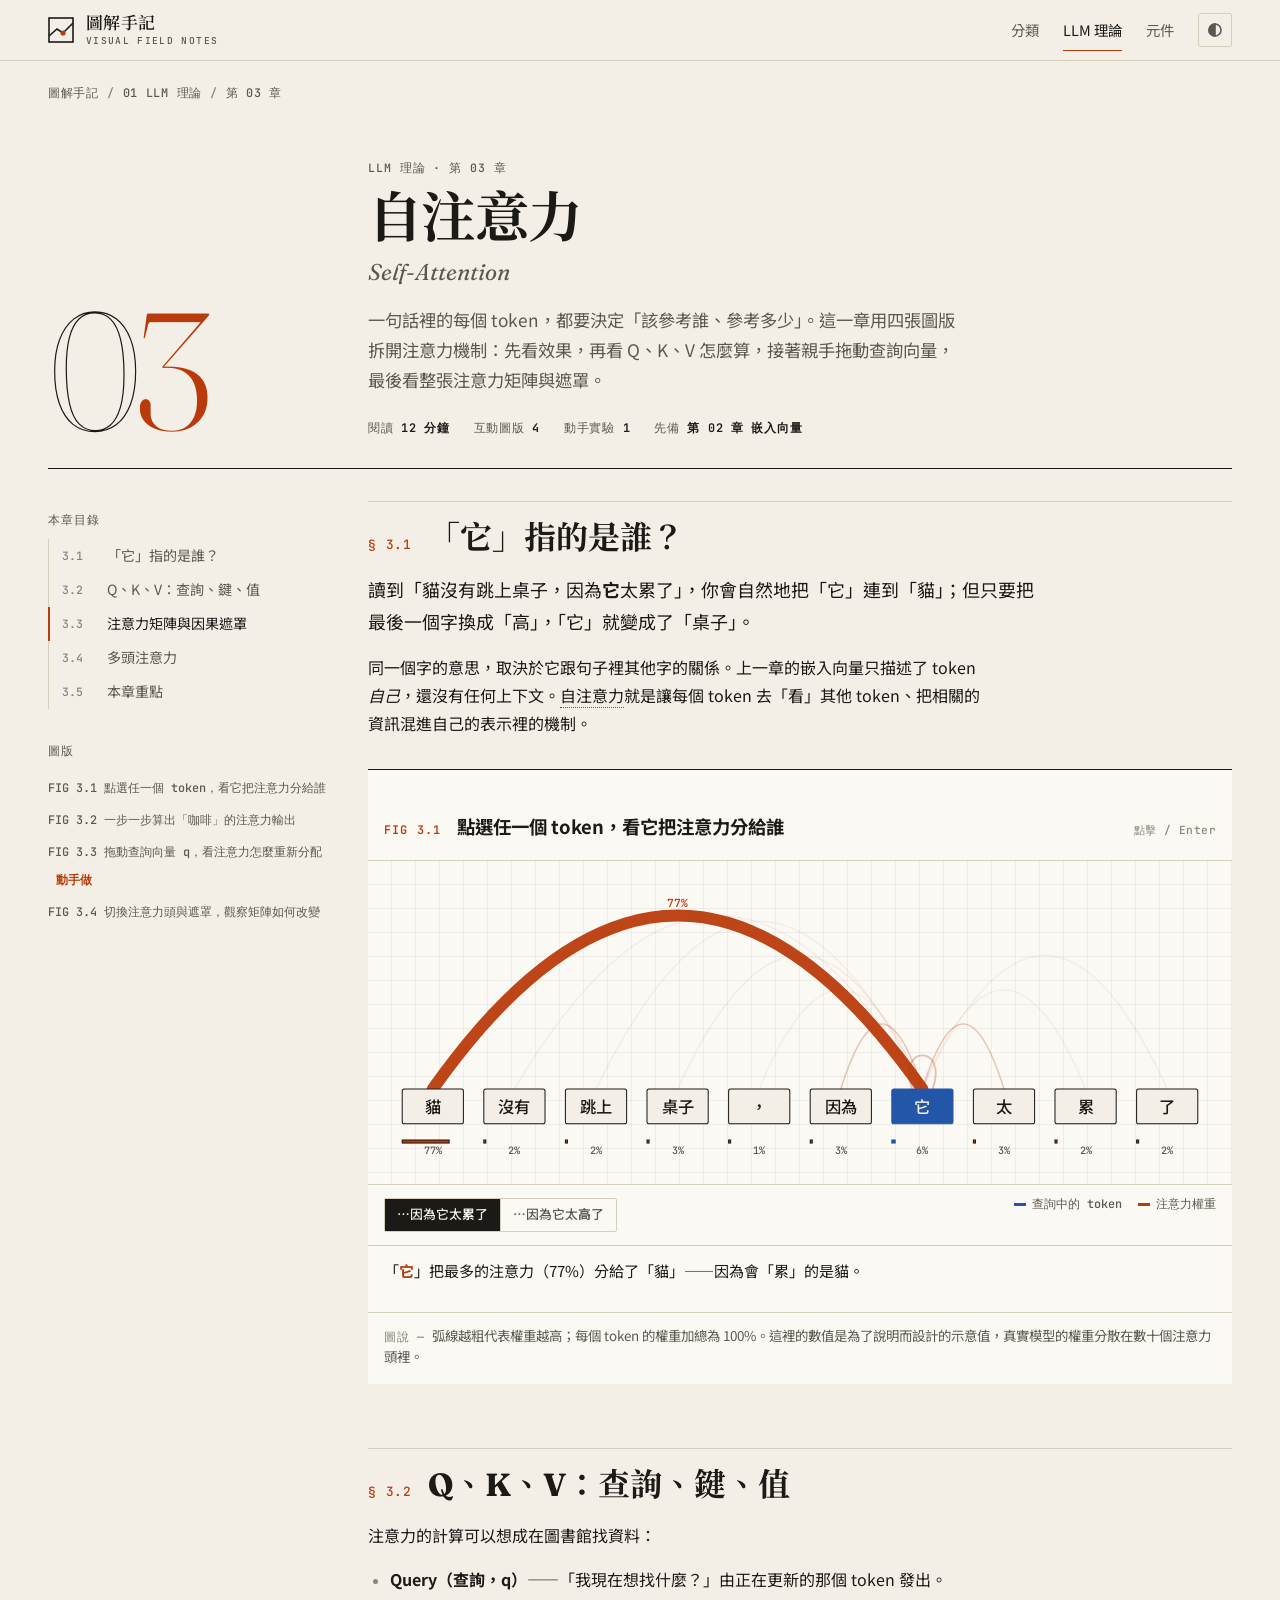
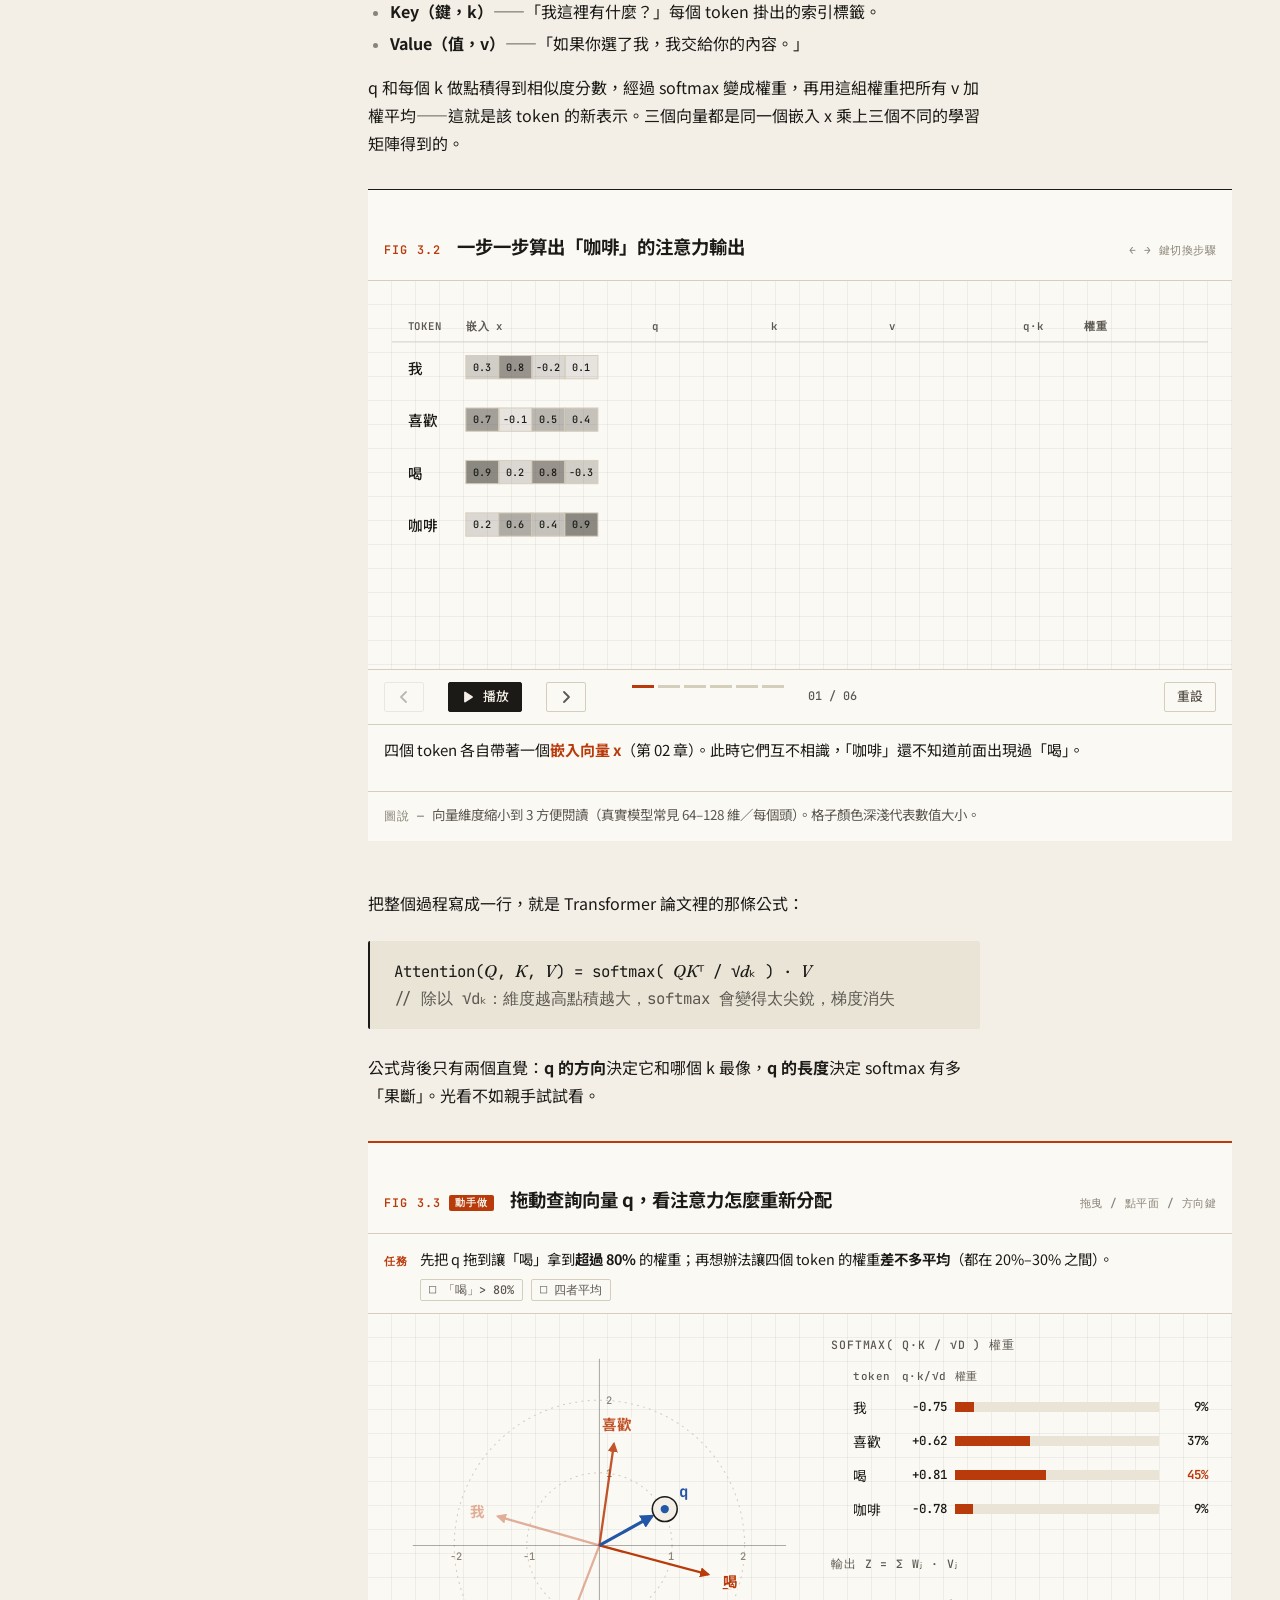
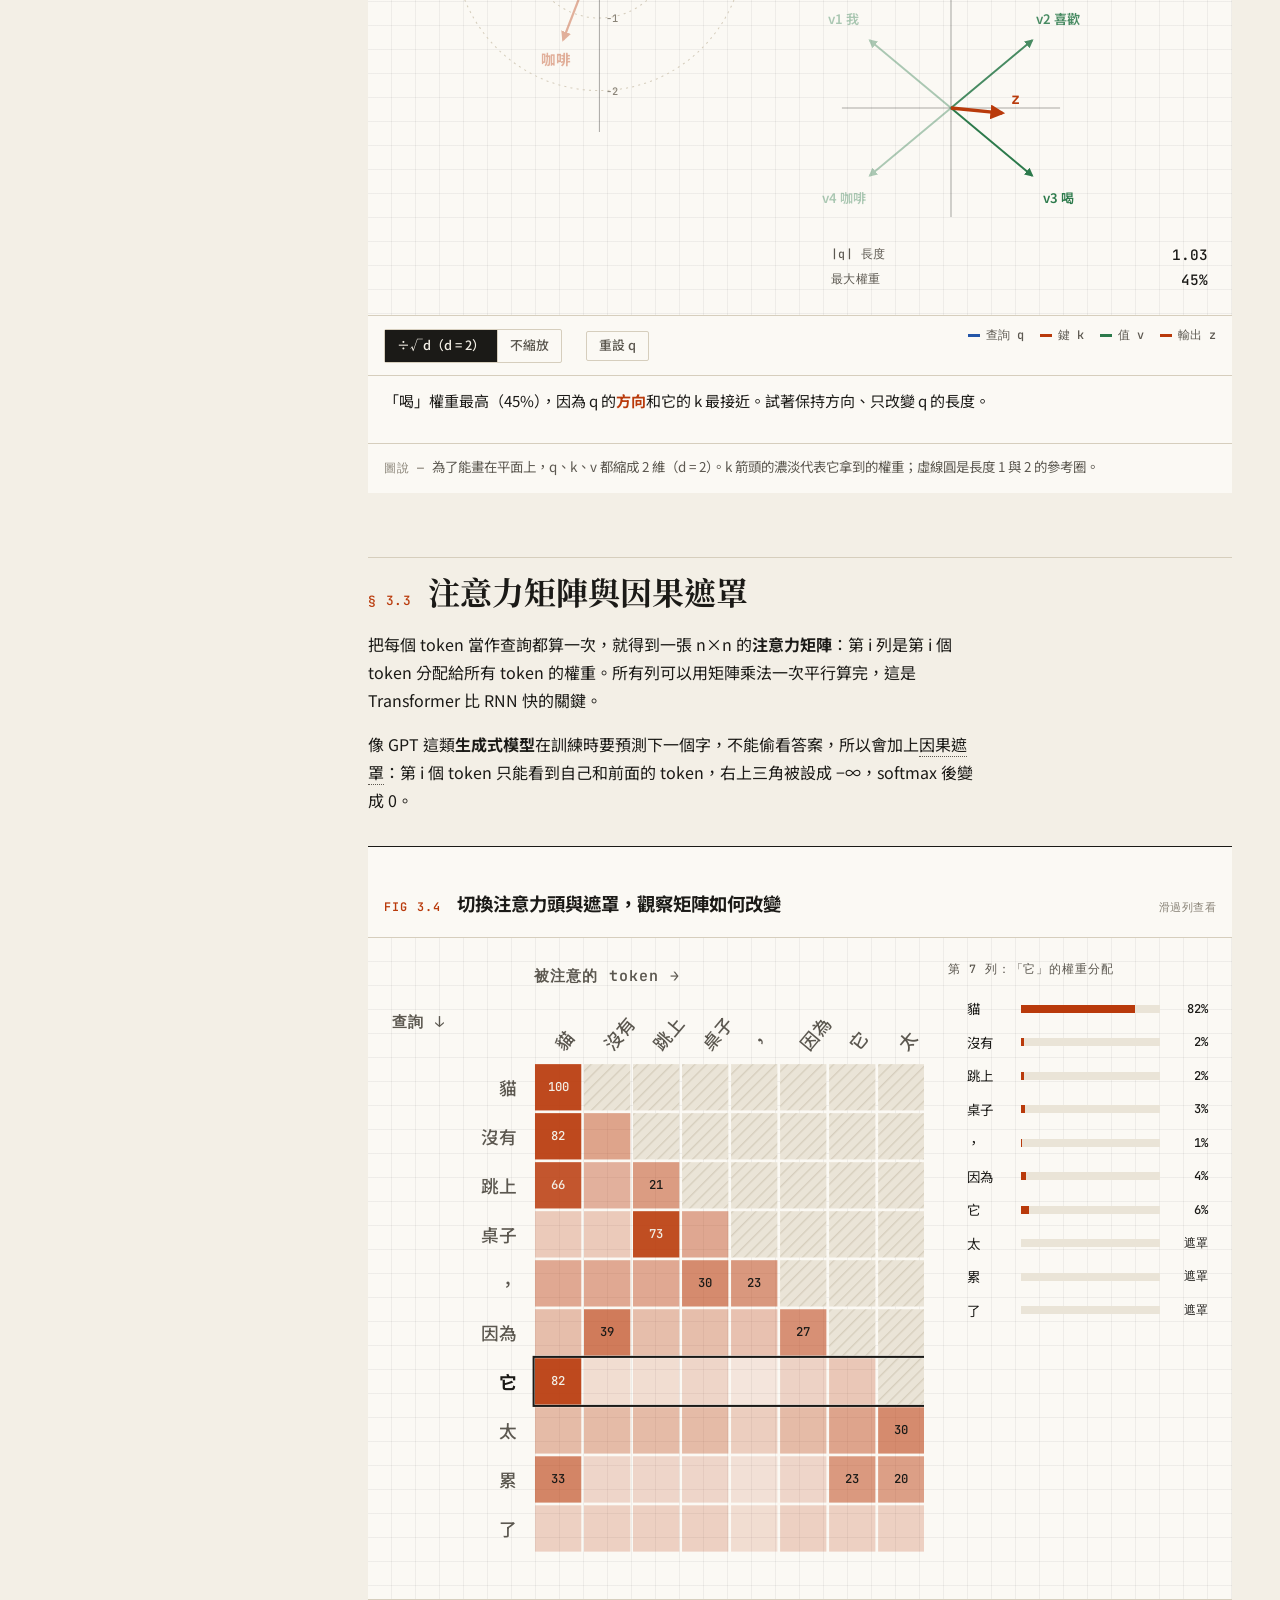
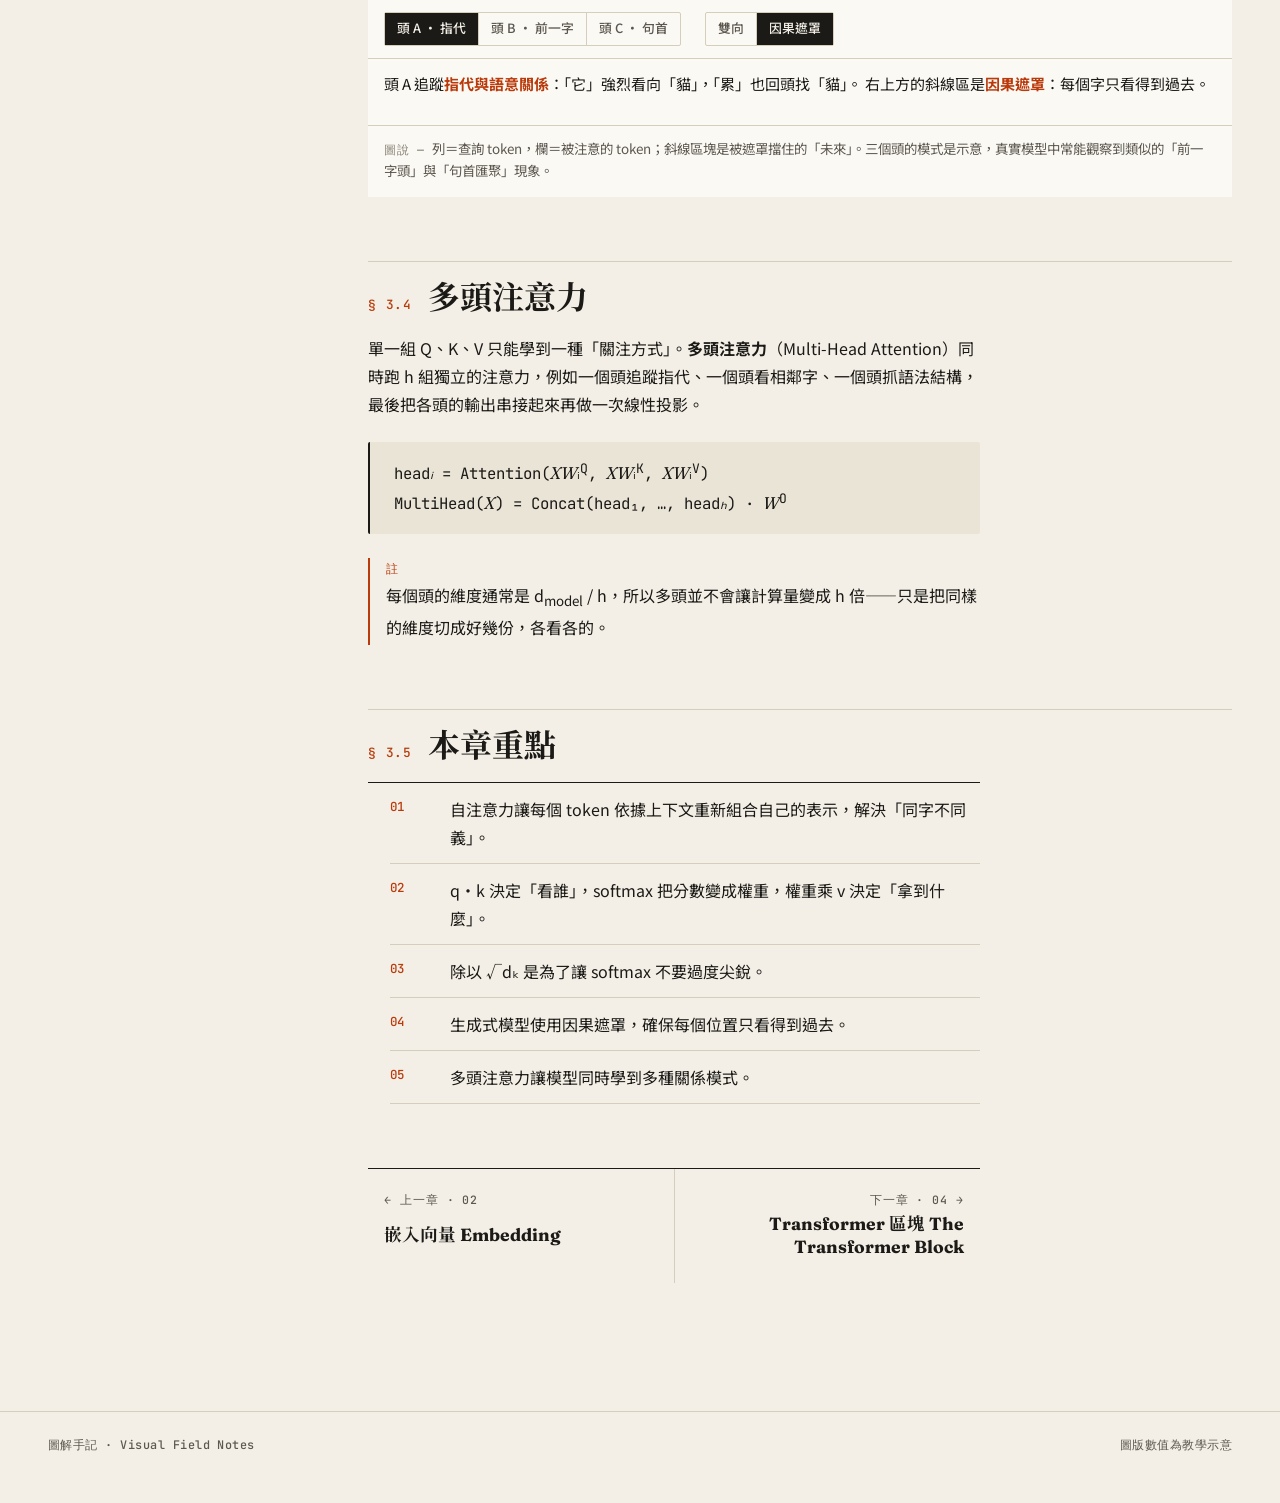
<file: llm/03-attention.html>
<!doctype html>
<html lang="zh-Hant">
<head>
<meta charset="utf-8">
<meta name="viewport" content="width=device-width, initial-scale=1">
<title>自注意力 · LLM 理論 · 圖解手記</title>
<meta name="description" content="用可操作的圖版理解 Self-Attention：Q、K、V 如何讓每個 token 決定要看誰。">
<script>try{var t=localStorage.getItem("fl-theme");if(t)document.documentElement.setAttribute("data-theme",t)}catch(e){}</script>
<link rel="preconnect" href="https://fonts.googleapis.com">
<link rel="preconnect" href="https://fonts.gstatic.com" crossorigin>
<link rel="stylesheet" href="https://fonts.googleapis.com/css2?family=Fraunces:ital,opsz,wght@0,9..144,300..700;1,9..144,400&family=JetBrains+Mono:wght@400;500;600&family=Noto+Sans+TC:wght@400;500;700&family=Noto+Serif+TC:wght@700&display=swap">
<link rel="stylesheet" href="../assets/css/site.css">
<style>
  /* ---- 本章圖版樣式 ---- */

  /* FIG 3.1 arcs */
  .arc-tok rect { fill: var(--surface-page); stroke: var(--rule-strong); stroke-width: 1; transition: fill var(--dur-1) linear; }
  .arc-tok text { font: 500 16px var(--f-body); fill: var(--text); text-anchor: middle; dominant-baseline: central; pointer-events: none; }
  .arc-tok { cursor: pointer; outline: none; }
  .arc-tok:hover rect { fill: var(--surface-sunken); }
  .arc-tok:focus-visible rect { stroke: var(--focus); stroke-width: 2; }
  .arc-tok.is-q rect { fill: var(--data-q); stroke: var(--data-q); }
  .arc-tok.is-q text { fill: var(--surface-page); }
  .arc-tok .w-bar { fill: var(--data-k); transition: height var(--dur-3) var(--ease-out), y var(--dur-3) var(--ease-out); }
  .arc { fill: none; stroke: var(--data-k); stroke-linecap: round; transition: stroke-width var(--dur-3) var(--ease-out), opacity var(--dur-3) var(--ease-out); }
  .arc-lbl { font: 500 11px var(--f-mono); fill: var(--data-k); text-anchor: middle; transition: opacity var(--dur-2) linear; }

  /* FIG 3.2 qkv */
  .qkv-col { font: 600 11px var(--f-mono); fill: var(--text-muted); letter-spacing: .08em; }
  .qkv-lab { font: 500 15px var(--f-body); fill: var(--text); dominant-baseline: central; }
  .cell rect { stroke: var(--rule); stroke-width: 1; }
  .cell text { font: 500 10.5px var(--f-mono); fill: var(--text); text-anchor: middle; dominant-baseline: central; }
  .grp { transition: opacity var(--dur-3) var(--ease-out); }
  .grp.off { opacity: 0; }
  .grp.dim { opacity: .22; }
  .qkv-link { fill: none; stroke: var(--data-q); stroke-width: 1.4; stroke-dasharray: 4 4; }
  .vlink { fill: none; stroke: var(--data-v); }
  .score-t { font: 600 13px var(--f-mono); fill: var(--text); dominant-baseline: central; font-variant-numeric: tabular-nums; }
  .wbar { fill: var(--data-k); transition: width var(--dur-3) var(--ease-out); }
  .wbar-bg { fill: var(--surface-sunken); }
  .wpct { font: 600 11px var(--f-mono); fill: var(--text); dominant-baseline: central; }
  .row-hi { fill: var(--data-q-soft); transition: opacity var(--dur-2) linear; }

  /* FIG 3.3 lab：拖動 q */
  .ql-wrap { display: grid; grid-template-columns: minmax(0, 1.1fr) minmax(0, 1fr); gap: var(--s-5); align-items: start; }
  @media (max-width: 760px) { .ql-wrap { grid-template-columns: minmax(0, 1fr); } }
  #ql-plane { width: 100%; max-width: 440px; height: auto; display: block; margin: 0 auto; touch-action: none; }
  .ql-bg { fill: transparent; cursor: crosshair; }
  .ql-axis { stroke: var(--rule-strong); stroke-width: 1; opacity: .35; }
  .ql-ring { fill: none; stroke: var(--rule); stroke-dasharray: 2 4; }
  .ql-tick { font: 500 10px var(--f-mono); fill: var(--text-faint); }
  .ql-k line { stroke: var(--data-k); stroke-width: 2.2; }
  .ql-k text { font: 700 14px var(--f-body); fill: var(--data-k); text-anchor: middle; dominant-baseline: central; }
  .ql-k.top text { text-decoration: underline; }
  .ql-q { stroke: var(--data-q); stroke-width: 3; }
  .ql-qlab { font: 700 15px var(--f-mono); fill: var(--data-q); pointer-events: none; }
  .ql-dot { fill: var(--data-q); pointer-events: none; }
  .ql-side { display: grid; gap: var(--s-4); }
  .ql-list { margin: 0; padding: 0; list-style: none; display: grid; gap: 6px; }
  .ql-list li { display: grid; grid-template-columns: 2.6em 3.6em 1fr 3em; gap: var(--s-2); align-items: center; font-size: .86rem; }
  .ql-list .hd { font: 500 .68rem/1.4 var(--f-mono); color: var(--text-muted); letter-spacing: .04em; }
  .ql-list .sc, .ql-list .p { font: 500 .78rem var(--f-mono); text-align: right; font-variant-numeric: tabular-nums; }
  .ql-list .b { height: 10px; background: var(--surface-sunken); position: relative; }
  .ql-list .b i { position: absolute; inset: 0 auto 0 0; background: var(--data-k); }
  .ql-list li.top .p { color: var(--accent); font-weight: 700; }
  #ql-z { width: 100%; max-width: 240px; height: auto; display: block; }
  .ql-v line { stroke: var(--data-v); stroke-width: 1.8; }
  .ql-v text { font: 600 12px var(--f-body); fill: var(--data-v); text-anchor: middle; dominant-baseline: central; }
  .ql-zarr { stroke: var(--accent); stroke-width: 3; }
  .ql-zlab { font: 700 14px var(--f-mono); fill: var(--accent); }
  .ql-checks { display: flex; flex-wrap: wrap; gap: var(--s-2); margin-top: var(--s-2); }
  .ql-check { font: 500 .74rem/1.4 var(--f-mono); color: var(--text-muted); padding: 2px 8px; border: 1px solid var(--rule); border-radius: var(--radius-1); }
  .ql-check.done { color: var(--accent); border-color: var(--accent); background: var(--accent-soft); }

  /* FIG 3.4 matrix */
  .mx-wrap { display: grid; grid-template-columns: minmax(0, 1fr) minmax(200px, 260px); gap: var(--s-5); align-items: start; }
  @media (max-width: 820px) { .mx-wrap { grid-template-columns: 1fr; } }
  .mx-cell { transition: fill-opacity var(--dur-3) var(--ease-out); }
  .mx-cell.masked { fill: url(#hatch) !important; fill-opacity: 1 !important; }
  .mx-lab { font: 500 13px var(--f-body); fill: var(--text-muted); dominant-baseline: central; }
  .mx-lab.on { fill: var(--text); font-weight: 700; }
  .mx-row-hi { fill: none; stroke: var(--rule-strong); stroke-width: 1.5; transition: y var(--dur-2) var(--ease-out); pointer-events: none; }
  .mx-pct { font: 500 9px var(--f-mono); fill: var(--text); text-anchor: middle; dominant-baseline: central; pointer-events: none; }
  .row-read { margin: 0; padding: 0; list-style: none; display: grid; gap: 6px; }
  .row-read li { display: grid; grid-template-columns: 3.4em 1fr 3em; gap: var(--s-2); align-items: center; font-size: .84rem; }
  .row-read .b { height: 8px; background: var(--surface-sunken); position: relative; }
  .row-read .b i { position: absolute; inset: 0 auto 0 0; background: var(--data-k); transition: width var(--dur-3) var(--ease-out); }
  .row-read .p { font: 500 .76rem var(--f-mono); text-align: right; font-variant-numeric: tabular-nums; }
</style>
</head>
<body data-track="llm" data-chapter="03">
<a class="skip-link" href="#main">跳到主要內容</a>
<header class="masthead"><div class="masthead-inner">
  <a class="brand" href="../index.html">
    <svg class="brand-mark" viewBox="0 0 26 26" aria-hidden="true"><rect class="bm-frame" x="1" y="1" width="24" height="24"/><path class="bm-line" d="M1 19 L9 12 L15 16 L25 6"/><circle class="bm-dot" cx="15" cy="16" r="2.6"/></svg>
    <span class="brand-name">圖解手記<small>Visual Field Notes</small></span>
  </a>
  <nav class="site-nav" aria-label="主要">
    <a href="../index.html#categories" class="nav-optional">分類</a>
    <a href="index.html" class="is-current">LLM 理論</a>
    <a href="../preview.html" class="nav-optional">元件</a>
  </nav>
  <button class="theme-toggle" type="button" aria-label="切換主題"><svg viewBox="0 0 16 16" aria-hidden="true"><circle cx="8" cy="8" r="6"/><path d="M8 2a6 6 0 0 0 0 12z" fill="currentColor"/></svg></button>
</div></header>

<main id="main" class="page">
  <ol class="crumbs">
    <li><a href="../index.html">圖解手記</a></li>
    <li><a href="index.html">01 LLM 理論</a></li>
    <li aria-current="page">第 03 章</li>
  </ol>

  <header class="chapter-head">
    <p class="chapter-num" aria-hidden="true">0<span class="num-accent">3</span></p>
    <div>
      <p class="meta-label">LLM 理論 · 第 03 章</p>
      <h1 class="chapter-title">自注意力<span class="en">Self-Attention</span></h1>
      <p class="chapter-deck">一句話裡的每個 token，都要決定「該參考誰、參考多少」。這一章用四張圖版拆開注意力機制：先看效果，再看 Q、K、V 怎麼算，接著親手拖動查詢向量，最後看整張注意力矩陣與遮罩。</p>
      <ul class="chapter-meta">
        <li>閱讀 <b>12 分鐘</b></li>
        <li>互動圖版 <b>4</b></li>
        <li>動手實驗 <b>1</b></li>
        <li>先備 <b>第 02 章 嵌入向量</b></li>
      </ul>
    </div>
  </header>

  <div class="chapter-body">
    <aside class="rail" aria-label="本章導覽">
      <div class="rail-inner">
        <div>
          <p class="meta-label">本章目錄</p>
          <ol class="toc"></ol>
        </div>
        <div class="rail-figs-wrap">
          <p class="meta-label">圖版</p>
          <ul class="rail-figs"></ul>
        </div>
      </div>
    </aside>

    <article class="prose">
      <h2 id="why"><span class="sec">§ 3.1</span>「它」指的是誰？</h2>
      <p class="lede">讀到「貓沒有跳上桌子，因為<strong>它</strong>太累了」，你會自然地把「它」連到「貓」；但只要把最後一個字換成「高」，「它」就變成了「桌子」。</p>
      <p>同一個字的意思，取決於它跟句子裡其他字的關係。上一章的嵌入向量只描述了 token <em>自己</em>，還沒有任何上下文。<span class="term" title="Self-Attention">自注意力</span>就是讓每個 token 去「看」其他 token、把相關的資訊混進自己的表示裡的機制。</p>

      <figure class="plate" id="fig-3-1" tabindex="-1">
        <div class="plate-head">
          <span class="plate-fig">FIG 3.1</span>
          <h3 class="plate-title">點選任一個 token，看它把注意力分給誰</h3>
          <span class="plate-hint">點擊 / Enter</span>
        </div>
        <div class="plate-stage">
          <div class="stage-scroll"><svg class="stage-svg" id="arcs" viewBox="0 0 800 270" role="img" aria-label="注意力弧線圖"></svg></div>
          <p class="scroll-hint">← 可橫向捲動 →</p>
        </div>
        <div class="plate-controls">
          <div class="seg" role="group" aria-label="切換句子">
            <button type="button" aria-pressed="true" data-sent="0">…因為它太<b>累</b>了</button>
            <button type="button" aria-pressed="false" data-sent="1">…因為它太<b>高</b>了</button>
          </div>
          <span class="spacer"></span>
          <ul class="legend"><li style="--c:var(--data-q)"><i></i>查詢中的 token</li><li style="--c:var(--data-k)"><i></i>注意力權重</li></ul>
        </div>
        <p class="plate-narr" id="arcs-narr"></p>
        <p class="plate-cap">弧線越粗代表權重越高；每個 token 的權重加總為 100%。這裡的數值是為了說明而設計的示意值，真實模型的權重分散在數十個注意力頭裡。</p>
      </figure>

      <h2 id="qkv-intro"><span class="sec">§ 3.2</span>Q、K、V：查詢、鍵、值</h2>
      <p>注意力的計算可以想成在圖書館找資料：</p>
      <ul>
        <li><strong>Query（查詢，q）</strong>——「我現在想找什麼？」由正在更新的那個 token 發出。</li>
        <li><strong>Key（鍵，k）</strong>——「我這裡有什麼？」每個 token 掛出的索引標籤。</li>
        <li><strong>Value（值，v）</strong>——「如果你選了我，我交給你的內容。」</li>
      </ul>
      <p>q 和每個 k 做點積得到相似度分數，經過 softmax 變成權重，再用這組權重把所有 v 加權平均——這就是該 token 的新表示。三個向量都是同一個嵌入 x 乘上三個不同的學習矩陣得到的。</p>

      <figure class="plate" id="fig-3-2" tabindex="-1">
        <div class="plate-head">
          <span class="plate-fig">FIG 3.2</span>
          <h3 class="plate-title">一步一步算出「咖啡」的注意力輸出</h3>
          <span class="plate-hint">← → 鍵切換步驟</span>
        </div>
        <div class="plate-stage">
          <div class="stage-scroll"><svg class="stage-svg" id="qkv-svg" viewBox="0 0 840 350" role="img" aria-label="Q K V 計算過程"></svg></div>
          <p class="scroll-hint">← 可橫向捲動 →</p>
        </div>
        <div class="plate-controls">
          <button class="btn btn-ghost btn-sm" type="button" data-step="prev" aria-label="上一步"><svg viewBox="0 0 14 14"><path d="M9 2 4 7l5 5"/></svg></button>
          <button class="btn btn-primary btn-sm" type="button" data-step="play" aria-pressed="false"><svg viewBox="0 0 14 14"><path d="M4 2.5v9l7-4.5z" fill="currentColor"/></svg><span class="lbl">播放</span></button>
          <button class="btn btn-ghost btn-sm" type="button" data-step="next" aria-label="下一步"><svg viewBox="0 0 14 14"><path d="m5 2 5 5-5 5"/></svg></button>
          <ol class="steps"></ol>
          <span class="step-count"></span>
          <span class="spacer"></span>
          <button class="btn btn-ghost btn-sm" type="button" data-step="reset">重設</button>
        </div>
        <p class="plate-narr"></p>
        <p class="plate-cap">向量維度縮小到 3 方便閱讀（真實模型常見 64–128 維／每個頭）。格子顏色深淺代表數值大小。</p>
      </figure>

      <p>把整個過程寫成一行，就是 Transformer 論文裡的那條公式：</p>
      <div class="formula" role="math" aria-label="Attention of Q K V equals softmax of Q K transpose over square root of d k, times V">
        Attention(<var>Q</var>, <var>K</var>, <var>V</var>) = softmax( <var>Q</var><var>K</var>ᵀ / √<var>d</var>ₖ ) · <var>V</var><br>
        <span class="cmt">// 除以 √dₖ：維度越高點積越大，softmax 會變得太尖銳，梯度消失</span>
      </div>

      <p>公式背後只有兩個直覺：<strong>q 的方向</strong>決定它和哪個 k 最像，<strong>q 的長度</strong>決定 softmax 有多「果斷」。光看不如親手試試看。</p>

      <figure class="plate is-lab" id="fig-3-3" tabindex="-1">
        <div class="plate-head">
          <span class="plate-fig">FIG 3.3<span class="lab-tag">動手做</span></span>
          <h3 class="plate-title">拖動查詢向量 q，看注意力怎麼重新分配</h3>
          <span class="plate-hint">拖曳 / 點平面 / 方向鍵</span>
        </div>
        <div class="lab-task"><p>先把 q 拖到讓「喝」拿到<strong>超過 80%</strong> 的權重；再想辦法讓四個 token 的權重<strong>差不多平均</strong>（都在 20%–30% 之間）。
          <span class="ql-checks"><span class="ql-check" id="ql-t1">□ 「喝」&gt; 80%</span><span class="ql-check" id="ql-t2">□ 四者平均</span></span></p></div>
        <div class="plate-stage">
          <div class="ql-wrap">
            <svg id="ql-plane" viewBox="0 0 400 400" role="group" aria-label="二維平面：四個 key 向量與可拖動的查詢向量 q"></svg>
            <div class="ql-side">
              <div>
                <p class="meta-label" id="ql-head">softmax( q·k / √d ) 權重</p>
                <ul class="ql-list" id="ql-list"></ul>
              </div>
              <div>
                <p class="meta-label">輸出 z = Σ wⱼ · vⱼ</p>
                <svg id="ql-z" viewBox="0 0 220 220" role="img" aria-label="四個 value 向量與加權後的輸出 z"></svg>
              </div>
              <div class="readout"><dl>
                <dt>|q| 長度</dt><dd id="ql-len">0.00</dd>
                <dt>最大權重</dt><dd id="ql-max">0%</dd>
              </dl></div>
            </div>
          </div>
        </div>
        <div class="plate-controls">
          <div class="seg" role="group" aria-label="是否除以根號 d">
            <button type="button" aria-pressed="true" data-ql-scale="1">÷√d（d = 2）</button>
            <button type="button" aria-pressed="false" data-ql-scale="0">不縮放</button>
          </div>
          <button class="btn btn-ghost btn-sm" type="button" id="ql-reset">重設 q</button>
          <span class="spacer"></span>
          <ul class="legend"><li style="--c:var(--data-q)"><i></i>查詢 q</li><li style="--c:var(--data-k)"><i></i>鍵 k</li><li style="--c:var(--data-v)"><i></i>值 v</li><li style="--c:var(--accent)"><i></i>輸出 z</li></ul>
        </div>
        <p class="plate-narr" id="ql-narr"></p>
        <p class="vh" aria-live="polite" id="ql-live"></p>
        <p class="plate-cap">為了能畫在平面上，q、k、v 都縮成 2 維（d = 2）。k 箭頭的濃淡代表它拿到的權重；虛線圓是長度 1 與 2 的參考圈。</p>
      </figure>

      <h2 id="matrix"><span class="sec">§ 3.3</span>注意力矩陣與因果遮罩</h2>
      <p>把每個 token 當作查詢都算一次，就得到一張 n×n 的<strong>注意力矩陣</strong>：第 i 列是第 i 個 token 分配給所有 token 的權重。所有列可以用矩陣乘法一次平行算完，這是 Transformer 比 RNN 快的關鍵。</p>
      <p>像 GPT 這類<strong>生成式模型</strong>在訓練時要預測下一個字，不能偷看答案，所以會加上<span class="term" title="Causal Mask">因果遮罩</span>：第 i 個 token 只能看到自己和前面的 token，右上三角被設成 −∞，softmax 後變成 0。</p>

      <figure class="plate" id="fig-3-4" tabindex="-1">
        <div class="plate-head">
          <span class="plate-fig">FIG 3.4</span>
          <h3 class="plate-title">切換注意力頭與遮罩，觀察矩陣如何改變</h3>
          <span class="plate-hint">滑過列查看</span>
        </div>
        <div class="plate-stage">
          <div class="mx-wrap">
            <div class="stage-scroll"><svg class="stage-svg" id="mx" viewBox="0 0 470 450" role="img" aria-label="注意力矩陣熱圖"></svg></div>
            <div class="readout">
              <p class="meta-label" id="mx-row-title">第 7 列：「它」</p>
              <ul class="row-read" id="mx-row"></ul>
            </div>
          </div>
        </div>
        <div class="plate-controls">
          <div class="seg" role="group" aria-label="注意力頭">
            <button type="button" aria-pressed="true" data-head="0">頭 A · 指代</button>
            <button type="button" aria-pressed="false" data-head="1">頭 B · 前一字</button>
            <button type="button" aria-pressed="false" data-head="2">頭 C · 句首</button>
          </div>
          <div class="seg" role="group" aria-label="遮罩">
            <button type="button" aria-pressed="false" data-mask="0">雙向</button>
            <button type="button" aria-pressed="true" data-mask="1">因果遮罩</button>
          </div>
        </div>
        <p class="plate-narr" id="mx-narr"></p>
        <p class="plate-cap">列＝查詢 token，欄＝被注意的 token；斜線區塊是被遮罩擋住的「未來」。三個頭的模式是示意，真實模型中常能觀察到類似的「前一字頭」與「句首匯聚」現象。</p>
      </figure>

      <h2 id="multihead"><span class="sec">§ 3.4</span>多頭注意力</h2>
      <p>單一組 Q、K、V 只能學到一種「關注方式」。<strong>多頭注意力</strong>（Multi-Head Attention）同時跑 h 組獨立的注意力，例如一個頭追蹤指代、一個頭看相鄰字、一個頭抓語法結構，最後把各頭的輸出串接起來再做一次線性投影。</p>
      <div class="formula">
        head<var>ᵢ</var> = Attention(<var>X</var><var>W</var>ᵢ<sup>Q</sup>, <var>X</var><var>W</var>ᵢ<sup>K</sup>, <var>X</var><var>W</var>ᵢ<sup>V</sup>)<br>
        MultiHead(<var>X</var>) = Concat(head₁, …, head<var>ₕ</var>) · <var>W</var><sup>O</sup>
      </div>
      <div class="note">
        <span class="meta-label">註</span>
        <p>每個頭的維度通常是 d<sub>model</sub> / h，所以多頭並不會讓計算量變成 h 倍——只是把同樣的維度切成好幾份，各看各的。</p>
      </div>

      <h2 id="recap"><span class="sec">§ 3.5</span>本章重點</h2>
      <ol class="takeaways">
        <li>自注意力讓每個 token 依據上下文重新組合自己的表示，解決「同字不同義」。</li>
        <li>q·k 決定「看誰」，softmax 把分數變成權重，權重乘 v 決定「拿到什麼」。</li>
        <li>除以 √dₖ 是為了讓 softmax 不要過度尖銳。</li>
        <li>生成式模型使用因果遮罩，確保每個位置只看得到過去。</li>
        <li>多頭注意力讓模型同時學到多種關係模式。</li>
      </ol>

      <nav class="pager" data-auto aria-label="章節翻頁"></nav>
    </article>
  </div>
</main>

<footer class="site-foot"><div class="site-foot-inner">
  <p>圖解手記 · Visual Field Notes</p>
  <p>圖版數值為教學示意</p>
</div></footer>

<script src="../assets/js/catalog.js"></script>
<script src="../assets/js/site.js"></script>
<script>
(function () {
  "use strict";
  var S = FL.svg;

  /* =========================================================
     FIG 3.1 — 注意力弧線
     ========================================================= */
  var SENTS = [
    ["貓", "沒有", "跳上", "桌子", "，", "因為", "它", "太", "累", "了"],
    ["貓", "沒有", "跳上", "桌子", "，", "因為", "它", "太", "高", "了"]
  ];
  // 語意連結強度（示意）：LINKS[s][i] = { j: strength }
  var LINKS = [
    { 1: { 0: 1.6 }, 2: { 0: 1.8, 3: 1.4 }, 3: { 2: 1.6 }, 5: { 1: 1.2, 8: 1.0 }, 6: { 0: 3.0, 3: 0.4 }, 7: { 8: 1.4 }, 8: { 6: 1.6, 0: 1.9, 7: 1.0 }, 9: { 8: 1.6 } },
    { 1: { 0: 1.6 }, 2: { 0: 1.8, 3: 1.4 }, 3: { 2: 1.6 }, 5: { 1: 1.2, 8: 1.0 }, 6: { 3: 3.0, 0: 0.4 }, 7: { 8: 1.4 }, 8: { 6: 1.6, 3: 1.9, 7: 1.0 }, 9: { 8: 1.6 } }
  ];
  function rowWeights(s, i, n, causal) {
    var logits = [];
    for (var j = 0; j < n; j++) {
      var v = (j === i ? 0.9 : 0) + (Math.abs(i - j) === 1 ? 0.5 : 0) + ((LINKS[s][i] || {})[j] || 0);
      if (SENTS[s][j] === "，") v -= 0.6;
      logits.push(causal && j > i ? -Infinity : v);
    }
    var fin = logits.map(function (x) { return isFinite(x) ? x : -1e9; });
    return FL.softmax(fin, 0.8);
  }

  (function arcs() {
    var svg = document.getElementById("arcs"), narr = document.getElementById("arcs-narr");
    var plate = document.getElementById("fig-3-1");
    var sent = 0, q = 6, BASE = 200, W = 800;
    var gArcs = S("g", {}, svg), gLbl = S("g", {}, svg), gTok = S("g", {}, svg);
    var toks = [];
    var n = SENTS[0].length, step = (W - 80) / (n - 1);
    function xOf(i) { return 40 + i * step; }

    for (var i = 0; i < n; i++) (function (i) {
      var g = S("g", { class: "arc-tok", tabindex: "0", role: "button" }, gTok);
      var w = 60;
      S("rect", { x: xOf(i) - w / 2, y: BASE, width: w, height: 34, rx: 2 }, g);
      var t = S("text", { x: xOf(i), y: BASE + 17 }, g);
      var bar = S("rect", { class: "w-bar", x: xOf(i) - w / 2, y: BASE + 50, width: w, height: 0 }, g);
      var pct = S("text", { x: xOf(i), y: BASE + 60, style: "font:500 10px var(--f-mono);fill:var(--text-muted)" }, g);
      g.addEventListener("click", function () { q = i; draw(); });
      g.addEventListener("keydown", function (e) { if (e.key === "Enter" || e.key === " ") { e.preventDefault(); q = i; draw(); } });
      toks.push({ g: g, t: t, bar: bar, pct: pct });
    })(i);

    var arcEls = [], lblEls = [];
    for (var j = 0; j < n; j++) {
      arcEls.push(S("path", { class: "arc" }, gArcs));
      lblEls.push(S("text", { class: "arc-lbl" }, gLbl));
    }

    function draw() {
      var words = SENTS[sent];
      var w = rowWeights(sent, q, n, false);
      toks.forEach(function (tk, i) {
        tk.t.textContent = words[i];
        tk.g.classList.toggle("is-q", i === q);
        tk.g.setAttribute("aria-label", "「" + words[i] + "」" + (i === q ? "（查詢中）" : "，權重 " + Math.round(w[i] * 100) + "%"));
        tk.g.setAttribute("aria-pressed", i === q ? "true" : "false");
        var h = 0; // 權重小直條在 token 下方
        tk.bar.setAttribute("height", 3);
        tk.bar.setAttribute("width", Math.max(2, w[i] * 60));
        tk.pct.textContent = Math.round(w[i] * 100) + "%";
      });
      arcEls.forEach(function (p, j) {
        var x1 = xOf(q), x2 = xOf(j);
        if (j === q) {
          p.setAttribute("d", "M" + (x1 - 10) + " " + BASE + " C " + (x1 - 26) + " " + (BASE - 44) + " " + (x1 + 26) + " " + (BASE - 44) + " " + (x1 + 10) + " " + BASE);
        } else {
          var h = Math.min(170, 30 + Math.abs(x2 - x1) * 0.42);
          p.setAttribute("d", "M" + x1 + " " + BASE + " Q " + (x1 + x2) / 2 + " " + (BASE - h * 2) + " " + x2 + " " + BASE);
        }
        p.style.strokeWidth = (1 + w[j] * 14).toFixed(2);
        p.style.opacity = w[j] < 0.03 ? 0.08 : (0.25 + w[j] * 0.9).toFixed(2);
        var lb = lblEls[j];
        var apex = j === q ? BASE - 40 : BASE - Math.min(170, 30 + Math.abs(x2 - x1) * 0.42) - 8;
        lb.setAttribute("x", j === q ? x1 : (x1 + x2) / 2);
        lb.setAttribute("y", apex);
        lb.textContent = Math.round(w[j] * 100) + "%";
        lb.style.opacity = w[j] >= 0.1 ? 1 : 0;
      });
      var order = w.map(function (v, j) { return [v, j]; }).filter(function (p) { return p[1] !== q; }).sort(function (a, b) { return b[0] - a[0]; });
      var top = order[0];
      narr.innerHTML = "「<b>" + words[q] + "</b>」把最多的注意力（" + Math.round(top[0] * 100) + "%）分給了「" + words[top[1]] + "」" +
        (q === 6 ? (sent === 0 ? "——因為會「累」的是貓。" : "——因為會「高」的是桌子。換一個字，關係就整個翻轉。") : "。試著點「它」，再切換句子。");
    }

    plate.querySelectorAll("[data-sent]").forEach(function (b) {
      b.addEventListener("click", function () {
        sent = +b.dataset.sent;
        plate.querySelectorAll("[data-sent]").forEach(function (x) { x.setAttribute("aria-pressed", x === b ? "true" : "false"); });
        draw();
      });
    });
    draw();
  })();

  /* =========================================================
     FIG 3.2 — Q K V 逐步計算
     ========================================================= */
  (function qkv() {
    var svg = document.getElementById("qkv-svg"), plate = document.getElementById("fig-3-2");
    var T = ["我", "喜歡", "喝", "咖啡"];
    var X = [[0.3, 0.8, -0.2, 0.1], [0.7, -0.1, 0.5, 0.4], [0.9, 0.2, 0.8, -0.3], [0.2, 0.6, 0.4, 0.9]];
    var K = [[0.2, 0.9, -0.3], [0.6, 0.1, 0.4], [1.1, -0.2, 0.9], [0.4, 0.3, 0.5]];
    var Q = [[0.5, 0.7, 0.1], [0.3, 0.2, 0.9], [0.8, 0.1, 0.6], [1.2, -0.1, 1.0]];
    var V = [[0.9, 0.1, 0.0], [0.2, 0.8, 0.3], [0.1, 0.3, 0.9], [0.5, 0.5, 0.4]];
    var QI = 3, DK = 3;
    var raw = K.map(function (k) { return k.reduce(function (s, v, d) { return s + v * Q[QI][d]; }, 0); });
    var scaled = raw.map(function (s) { return s / Math.sqrt(DK); });
    var wts = FL.softmax(scaled);
    var Z = [0, 1, 2].map(function (d) { return V.reduce(function (s, v, j) { return s + wts[j] * v[d]; }, 0); });

    var CW = 34, CH = 24, ROW0 = 64, RH = 54;
    var COL = { lab: 16, x: 76, q: 268, k: 390, v: 512, score: 650, w: 712 };
    function rowY(r) { return ROW0 + r * RH; }

    function cells(parent, x, y, vals, color) {
      var g = S("g", { class: "cell" }, parent);
      vals.forEach(function (v, d) {
        S("rect", { x: x + d * CW, y: y - CH / 2, width: CW, height: CH, fill: color, "fill-opacity": Math.min(0.85, Math.abs(v) * 0.7 + 0.06) }, g);
        S("text", { x: x + d * CW + CW / 2, y: y, text: v.toFixed(1) }, g);
      });
      return g;
    }

    // 欄標題
    var gHead = S("g", {}, svg);
    [["TOKEN", COL.lab], ["嵌入 x", COL.x], ["q", COL.q], ["k", COL.k], ["v", COL.v], ["q·k", COL.score], ["權重", COL.w]].forEach(function (h) {
      S("text", { class: "qkv-col", x: h[1], y: 26, text: h[0] }, gHead);
    });
    S("line", { x1: 0, x2: 840, y1: 38, y2: 38, stroke: "var(--rule)" }, gHead);

    var hi = S("rect", { class: "row-hi", x: 0, y: rowY(QI) - 24, width: 840, height: 48, opacity: 0 }, svg);
    var gLinks = S("g", { class: "grp off" }, svg);
    var gVlinks = S("g", { class: "grp off" }, svg);

    var gLab = S("g", {}, svg), gX = S("g", { class: "grp" }, svg);
    var gQ = S("g", { class: "grp off" }, svg), gK = S("g", { class: "grp off" }, svg), gV = S("g", { class: "grp off" }, svg);
    var gScore = S("g", { class: "grp off" }, svg), gW = S("g", { class: "grp off" }, svg), gZ = S("g", { class: "grp off" }, svg);
    var scoreEls = [], barEls = [], pctEls = [], qRows = [];

    T.forEach(function (t, r) {
      var y = rowY(r);
      S("text", { class: "qkv-lab", x: COL.lab, y: y, text: t }, gLab);
      cells(gX, COL.x, y, X[r], "var(--text-muted)");
      qRows.push(cells(gQ, COL.q, y, Q[r], "var(--data-q)"));
      cells(gK, COL.k, y, K[r], "var(--data-k)");
      cells(gV, COL.v, y, V[r], "var(--data-v)");
      scoreEls.push(S("text", { class: "score-t", x: COL.score, y: y, text: "0.00" }, gScore));
      S("rect", { class: "wbar-bg", x: COL.w, y: y - 6, width: 100, height: 12 }, gW);
      barEls.push(S("rect", { class: "wbar", x: COL.w, y: y - 6, width: 0, height: 12 }, gW));
      pctEls.push(S("text", { class: "wpct", x: COL.w + 106, y: y, text: "" }, gW));
      // q(咖啡) → k_r 連線
      S("path", { class: "qkv-link", d: "M" + (COL.q + CW * 3) + " " + rowY(QI) + " C " + (COL.q + CW * 3 + 14) + " " + rowY(QI) + " " + (COL.k - 14) + " " + y + " " + COL.k + " " + y }, gLinks);
    });
    // 投影箭頭
    var gArrow = S("g", { class: "grp off" }, svg);
    S("text", { class: "qkv-col", x: COL.x + CW * 4 + 8, y: rowY(1.5) + 4, text: "× W", style: "font-size:12px;fill:var(--text)" }, gArrow);
    S("path", { d: "M" + (COL.x + CW * 4 + 6) + " " + (rowY(1.5) + 14) + " h36 l-5 -4 m5 4 l-5 4", fill: "none", stroke: "var(--text-muted)" }, gArrow);

    // 輸出 z
    var zy = rowY(4) + 30;
    S("line", { x1: 0, x2: 840, y1: zy - 34, y2: zy - 34, stroke: "var(--rule-strong)" }, gZ);
    S("text", { class: "qkv-lab", x: COL.lab, y: zy, text: "z（咖啡）", style: "font-weight:700" }, gZ);
    cells(gZ, COL.v, zy, Z, "var(--data-v)");
    S("text", { class: "qkv-col", x: COL.v + CW * 3 + 14, y: zy + 4, text: "= Σ 權重ⱼ · vⱼ", style: "fill:var(--text)" }, gZ);
    T.forEach(function (t, r) {
      S("path", { class: "vlink", d: "M" + (COL.v + CW * 1.5) + " " + (rowY(r) + CH / 2) + " L " + (COL.v + CW * 1.5) + " " + (zy - CH / 2), "stroke-width": (wts[r] * 8 + 0.6).toFixed(2), opacity: (0.25 + wts[r]).toFixed(2), transform: "translate(" + ((r - 1.5) * 10) + ",0)" }, gVlinks);
    });

    function vis(g, state) { g.classList.remove("off", "dim"); if (state) g.classList.add(state); }

    var steps = [
      { narr: "四個 token 各自帶著一個<b>嵌入向量 x</b>（第 02 章）。此時它們互不相識，「咖啡」還不知道前面出現過「喝」。" },
      { narr: "每個 x 分別乘上三個學到的矩陣 W<sub>Q</sub>、W<sub>K</sub>、W<sub>V</sub>，分裂成 <b>q、k、v</b> 三個較短的向量。" },
      { narr: "以「咖啡」的 <b>q</b> 當查詢，和每個 token 的 k 做點積：方向越接近，分數越高。「喝」的 k 和它最像。" },
      { narr: "把分數除以 <b>√dₖ = √3 ≈ 1.73</b>，讓數值保持在 softmax 好用的範圍。" },
      { narr: "<b>softmax</b> 把分數轉成總和為 100% 的權重。「喝」拿到最多，其次是「喜歡」。" },
      { narr: "用權重對每個 <b>v</b> 加權相加，得到「咖啡」新的表示 <b>z</b>——它現在帶著「被喝的東西」這層語意。" }
    ];

    FL.stepper(plate, {
      steps: steps,
      autoplay: 2600,
      render: function (i) {
        vis(gArrow, i === 1 ? null : "off");
        vis(gQ, i >= 1 ? null : "off");
        vis(gK, i >= 1 ? (i === 5 ? "dim" : null) : "off");
        vis(gV, i >= 1 ? (i >= 2 && i < 5 ? "dim" : null) : "off");
        vis(gX, i >= 2 ? "dim" : null);
        qRows.forEach(function (g, r) { g.style.opacity = i >= 2 && r !== QI ? 0.2 : 1; g.style.transition = "opacity 480ms"; });
        hi.setAttribute("opacity", i >= 2 ? 1 : 0);
        vis(gLinks, i >= 2 && i <= 3 ? null : "off");
        vis(gScore, i >= 2 ? (i === 5 ? "dim" : null) : "off");
        scoreEls.forEach(function (el, r) { FL.ticker(el, i >= 3 ? scaled[r] : raw[r], { instant: i < 2 }); });
        vis(gW, i >= 4 ? null : "off");
        barEls.forEach(function (b, r) { b.setAttribute("width", i >= 4 ? (wts[r] * 100).toFixed(1) : 0); pctEls[r].textContent = i >= 4 ? Math.round(wts[r] * 100) + "%" : ""; });
        vis(gVlinks, i === 5 ? null : "off");
        vis(gZ, i === 5 ? null : "off");
      }
    });
  })();

  /* =========================================================
     FIG 3.3 — 動手做：拖動查詢向量 q
     ========================================================= */
  (function qLab() {
    var svg = document.getElementById("ql-plane"), zsvg = document.getElementById("ql-z");
    var T = ["我", "喜歡", "喝", "咖啡"];
    var K = [[-1.4, 0.4], [0.2, 1.4], [1.5, -0.4], [-0.5, -1.3]];
    var V = [[-1.2, 1.0], [1.2, 1.0], [1.2, -1.0], [-1.2, -1.0]];
    var Q0 = [0.9, 0.5], q = Q0.slice(), scaled = true, D = 2, LIM = 2.4;
    var C = 200, U = 70, ZC = 110, ZU = 62;
    var done = [false, false];
    function P(v) { return [C + v[0] * U, C - v[1] * U]; }
    function ZP(v) { return [ZC + v[0] * ZU, ZC - v[1] * ZU]; }

    function marker(root, id, color) {
      var defs = root.querySelector("defs") || S("defs", {}, root);
      var m = S("marker", { id: id, viewBox: "0 0 10 10", refX: 8, refY: 5, markerWidth: 4.5, markerHeight: 4.5, orient: "auto-start-reverse" }, defs);
      S("path", { d: "M0 0 L10 5 L0 10 z", style: "fill:" + color }, m);
    }
    marker(svg, "ql-mk", "var(--data-k)"); marker(svg, "ql-mq", "var(--data-q)");
    marker(zsvg, "ql-mv", "var(--data-v)"); marker(zsvg, "ql-mz", "var(--accent)");

    // 平面：參考圈、座標軸、刻度
    var bg = S("rect", { class: "ql-bg", x: 0, y: 0, width: 400, height: 400 }, svg);
    [1, 2].forEach(function (r) { S("circle", { class: "ql-ring", cx: C, cy: C, r: r * U }, svg); });
    S("line", { class: "ql-axis", x1: 20, x2: 380, y1: C, y2: C }, svg);
    S("line", { class: "ql-axis", y1: 20, y2: 380, x1: C, x2: C }, svg);
    [-2, -1, 1, 2].forEach(function (t) {
      S("text", { class: "ql-tick", x: C + t * U - 4, y: C + 14, text: t }, svg);
      S("text", { class: "ql-tick", x: C + 6, y: C - t * U + 4, text: t }, svg);
    });

    var kEls = K.map(function (k) {
      var g = S("g", { class: "ql-k" }, svg), p = P(k);
      S("line", { x1: C, y1: C, x2: p[0], y2: p[1], "marker-end": "url(#ql-mk)" }, g);
      return g;
    });
    var qLine = S("line", { class: "ql-q", x1: C, y1: C, "marker-end": "url(#ql-mq)" }, svg);
    // 標籤放在 q 箭頭上層，q 對準某個 k 時仍看得到字
    var kLabs = K.map(function (k, j) {
      var g = S("g", { class: "ql-k" }, svg), lp = P([k[0] * 1.2, k[1] * 1.2]);
      S("text", { x: lp[0], y: lp[1], text: T[j], style: "paint-order:stroke;stroke:var(--surface-raised);stroke-width:4px" }, g);
      return g;
    });
    var qLab = S("text", { class: "ql-qlab", text: "q" }, svg);
    var handle = S("g", { role: "slider", "aria-label": "查詢向量 q 的端點，可用方向鍵移動", "aria-valuetext": "" }, svg);
    S("circle", { class: "handle-ring", r: 12 }, handle);
    S("circle", { class: "ql-dot", r: 4 }, handle);

    // 右側：權重列表
    var list = document.getElementById("ql-list");
    var hd = FL.el("li", {}, list);
    FL.el("span", { class: "hd", text: "token" }, hd);
    var hdScore = FL.el("span", { class: "hd", text: "分數", style: "text-align:right" }, hd);
    FL.el("span", { class: "hd", text: "權重" }, hd);
    FL.el("span", { class: "hd", text: "" }, hd);
    var rows = T.map(function (t) {
      var li = FL.el("li", {}, list);
      FL.el("span", { text: t }, li);
      var sc = FL.el("span", { class: "sc" }, li);
      var bi = FL.el("i", {}, FL.el("span", { class: "b" }, li));
      var p = FL.el("span", { class: "p" }, li);
      return { li: li, sc: sc, bi: bi, p: p };
    });

    // 右側：v 與 z
    S("line", { class: "ql-axis", x1: 10, x2: 210, y1: ZC, y2: ZC }, zsvg);
    S("line", { class: "ql-axis", y1: 10, y2: 210, x1: ZC, x2: ZC }, zsvg);
    var vEls = V.map(function (v, j) {
      var g = S("g", { class: "ql-v" }, zsvg), p = ZP(v), lp = ZP([v[0] * 1.32, v[1] * 1.32]);
      S("line", { x1: ZC, y1: ZC, x2: p[0], y2: p[1], "marker-end": "url(#ql-mv)" }, g);
      S("text", { x: lp[0], y: lp[1], text: "v" + (j + 1) + " " + T[j] }, g);
      return g;
    });
    var zLine = S("line", { class: "ql-zarr", x1: ZC, y1: ZC, "marker-end": "url(#ql-mz)" }, zsvg);
    var zLab = S("text", { class: "ql-zlab", text: "z" }, zsvg);

    var narr = document.getElementById("ql-narr"), live = document.getElementById("ql-live");
    var lenEl = document.getElementById("ql-len"), maxEl = document.getElementById("ql-max");
    var t1 = document.getElementById("ql-t1"), t2 = document.getElementById("ql-t2");
    var last = null;

    function compute() {
      var raw = K.map(function (k) { return k[0] * q[0] + k[1] * q[1]; });
      var s = raw.map(function (x) { return scaled ? x / Math.sqrt(D) : x; });
      var w = FL.softmax(s);
      var z = [0, 1].map(function (d) { return V.reduce(function (a, v, j) { return a + w[j] * v[d]; }, 0); });
      return { s: s, w: w, z: z };
    }

    function message(r) {
      var top = 0, min = 1, max = 0;
      r.w.forEach(function (x, j) { if (x > r.w[top]) top = j; min = Math.min(min, x); max = Math.max(max, x); });
      var len = Math.hypot(q[0], q[1]);
      var m;
      if (max > 0.8) m = "注意力變得<b>很集中</b>：「" + T[top] + "」拿走了 " + Math.round(max * 100) + "%。q 越長、方向越貼近某個 k，softmax 就越尖銳，幾乎只看一個 token。";
      else if (max < 0.3 && min > 0.2) m = "四個 token <b>幾乎平分</b>注意力。q 很短時所有點積都接近 0，softmax 分不出高下——輸出 z 也縮回中心附近，等於把所有 v 平均。";
      else if (len < 0.8) m = "q 很短（|q| = " + len.toFixed(2) + "），分數彼此差距小，所以權重偏平均。試著把 q <b>往外拉長</b>。";
      else m = "「" + T[top] + "」權重最高（" + Math.round(max * 100) + "%），因為 q 的<b>方向</b>和它的 k 最接近。試著保持方向、只改變 q 的長度。";
      if (!scaled) m += " 目前<b>沒有除以 √d</b>：分數放大約 1.41 倍，同樣的 q 會讓分布更尖銳。";
      return { html: m, top: top, max: max, min: min, len: len };
    }

    function update(announce) {
      var r = compute(), info = message(r);
      var pq = P(q), d = Math.hypot(pq[0] - C, pq[1] - C);
      // 箭頭線段縮短一點，讓箭頭不被控制點蓋住
      var f = d > 16 ? (d - 14) / d : 0;
      qLine.setAttribute("x2", C + (pq[0] - C) * f); qLine.setAttribute("y2", C + (pq[1] - C) * f);
      qLine.style.opacity = d > 16 ? 1 : 0;
      handle.setAttribute("transform", "translate(" + pq[0] + "," + pq[1] + ")");
      qLab.setAttribute("x", pq[0] + 14); qLab.setAttribute("y", pq[1] - 12);
      handle.setAttribute("aria-valuetext", "q = (" + q[0].toFixed(2) + ", " + q[1].toFixed(2) + ")，「" + T[info.top] + "」權重 " + Math.round(info.max * 100) + "%");

      r.w.forEach(function (w, j) {
        kEls[j].style.opacity = kLabs[j].style.opacity = (0.22 + 0.78 * w / info.max).toFixed(3);
        kLabs[j].classList.toggle("top", j === info.top);
        vEls[j].style.opacity = (0.22 + 0.78 * w / info.max).toFixed(3);
        rows[j].sc.textContent = (r.s[j] >= 0 ? "+" : "−") + Math.abs(r.s[j]).toFixed(2);
        rows[j].bi.style.width = (w * 100).toFixed(1) + "%";
        rows[j].p.textContent = Math.round(w * 100) + "%";
        rows[j].li.classList.toggle("top", j === info.top);
      });
      hdScore.textContent = scaled ? "q·k/√d" : "q·k";
      document.getElementById("ql-head").textContent = scaled ? "softmax( q·k / √d ) 權重" : "softmax( q·k ) 權重";

      var pz = ZP(r.z), dz = Math.hypot(pz[0] - ZC, pz[1] - ZC);
      zLine.setAttribute("x2", pz[0]); zLine.setAttribute("y2", pz[1]);
      zLine.style.opacity = dz > 4 ? 1 : 0;
      zLab.setAttribute("x", pz[0] + 8); zLab.setAttribute("y", pz[1] - 8);

      lenEl.textContent = info.len.toFixed(2);
      maxEl.textContent = Math.round(info.max * 100) + "%";

      var msg = info.html;
      if (!done[0] && r.w[2] > 0.8) { done[0] = true; t1.classList.add("done"); t1.textContent = "✓ 「喝」> 80%"; msg += " <b>✓ 任務一完成！</b>"; announce = true; }
      if (!done[1] && info.max < 0.3 && info.min > 0.2) { done[1] = true; t2.classList.add("done"); t2.textContent = "✓ 四者平均"; msg += " <b>✓ 任務二完成！</b>"; announce = true; }
      narr.innerHTML = msg;
      last = narr.textContent;
      if (announce) live.textContent = last;
    }

    function setQ(x, y) { q = [FL.clamp(x, -LIM, LIM), FL.clamp(y, -LIM, LIM)]; }
    function fromPt(pt) { setQ((pt.x - C) / U, (C - pt.y) / U); }

    FL.drag(svg, handle, {
      onMove: function (pt) { fromPt(pt); update(false); },
      onEnd: function () { live.textContent = last; },
      onKey: function (dx, dy) { setQ(q[0] + dx * 0.05, q[1] - dy * 0.05); update(true); }
    });
    bg.addEventListener("pointerdown", function (e) { fromPt(FL.svgPoint(svg, e)); update(true); });

    var plate = document.getElementById("fig-3-3");
    plate.querySelectorAll("[data-ql-scale]").forEach(function (b) {
      b.addEventListener("click", function () {
        scaled = b.dataset.qlScale === "1";
        plate.querySelectorAll("[data-ql-scale]").forEach(function (x) { x.setAttribute("aria-pressed", x === b ? "true" : "false"); });
        update(true);
      });
    });
    document.getElementById("ql-reset").addEventListener("click", function () {
      var from = q.slice();
      FL.tween(420, function (e) { q = [FL.lerp(from[0], Q0[0], e), FL.lerp(from[1], Q0[1], e)]; update(false); });
    });
    update(false);
  })();

  /* =========================================================
     FIG 3.4 — 注意力矩陣
     ========================================================= */
  (function matrix() {
    var svg = document.getElementById("mx"), plate = document.getElementById("fig-3-4");
    var words = SENTS[0], n = words.length;
    var head = 0, causal = true, row = 6;
    var C = 36, OX = 104, OY = 74;

    var defs = S("defs", {}, svg);
    var pat = S("pattern", { id: "hatch", width: 6, height: 6, patternUnits: "userSpaceOnUse", patternTransform: "rotate(45)" }, defs);
    S("rect", { width: 6, height: 6, fill: "var(--surface-sunken)" }, pat);
    S("line", { x1: 0, y1: 0, x2: 0, y2: 6, stroke: "var(--rule)", "stroke-width": 2 }, pat);

    function weights(h, i) {
      var logits = [];
      for (var j = 0; j < n; j++) {
        var v;
        if (h === 0) return rowWeights(0, i, n, causal);
        if (h === 1) v = (j === i - 1 ? 4 : 0) + (j === i ? 1 : 0) + (i === 0 && j === 0 ? 4 : 0);
        if (h === 2) v = (j === 0 ? 3 : 0) + (words[j] === "，" ? 1.6 : 0) + (j === i ? 0.6 : 0);
        logits.push(causal && j > i ? -1e9 : v);
      }
      return FL.softmax(logits);
    }

    var colLab = [], rowLab = [], cellEls = [], pctEls = [];
    for (var j = 0; j < n; j++) {
      var t = S("text", { class: "mx-lab", x: 0, y: 0, transform: "translate(" + (OX + j * C + C / 2) + "," + (OY - 12) + ") rotate(-50)", text: words[j] }, svg);
      colLab.push(t);
    }
    S("text", { class: "qkv-col", x: OX, y: 14, text: "被注意的 token →" }, svg);
    S("text", { class: "qkv-col", x: 0, y: OY - 26, text: "查詢 ↓" }, svg);
    for (var i = 0; i < n; i++) (function (i) {
      var lab = S("text", { class: "mx-lab", x: OX - 12, y: OY + i * C + C / 2, "text-anchor": "end", text: words[i] }, svg);
      rowLab.push(lab);
      var r = [], pr = [];
      for (var j = 0; j < n; j++) {
        var c = S("rect", { class: "mx-cell", x: OX + j * C + 1, y: OY + i * C + 1, width: C - 2, height: C - 2, fill: "var(--data-k)", "fill-opacity": 0 }, svg);
        c.addEventListener("mouseenter", function () { row = i; paint(); });
        r.push(c);
        pr.push(S("text", { class: "mx-pct", x: OX + j * C + C / 2, y: OY + i * C + C / 2 }, svg));
      }
      cellEls.push(r); pctEls.push(pr);
      // 鍵盤可用的列選擇器
      var hit = S("rect", { x: 0, y: OY + i * C, width: OX - 4, height: C, fill: "transparent", tabindex: "0", role: "button", "aria-label": "查看第 " + (i + 1) + " 列「" + words[i] + "」" }, svg);
      hit.addEventListener("focus", function () { row = i; paint(); });
      hit.addEventListener("mouseenter", function () { row = i; paint(); });
    })(i);
    var rowHi = S("rect", { class: "mx-row-hi", x: OX, y: OY + row * C, width: n * C, height: C }, svg);

    var list = document.getElementById("mx-row"), title = document.getElementById("mx-row-title"), narr = document.getElementById("mx-narr");
    var items = words.map(function (w) {
      var li = FL.el("li", {}, list);
      FL.el("span", { text: w }, li);
      var b = FL.el("span", { class: "b" }, li); var bi = FL.el("i", {}, b);
      var p = FL.el("span", { class: "p" }, li);
      return { bi: bi, p: p };
    });
    var NARR = [
      "頭 A 追蹤<b>指代與語意關係</b>：「它」強烈看向「貓」，「累」也回頭找「貓」。",
      "頭 B 幾乎只看<b>前一個 token</b>，形成一條緊貼對角線左側的斜帶——它幫模型掌握詞序。",
      "頭 C 把注意力<b>匯聚在句首</b>與標點上。當沒有特別需要關注的對象時，模型常把權重「停放」在這裡。"
    ];

    function paint() {
      for (var i = 0; i < n; i++) {
        var w = weights(head, i);
        for (var j = 0; j < n; j++) {
          var masked = causal && j > i;
          cellEls[i][j].classList.toggle("masked", masked);
          cellEls[i][j].setAttribute("fill-opacity", masked ? 0 : Math.min(0.92, Math.sqrt(w[j]) * 1.05).toFixed(3));
          pctEls[i][j].textContent = !masked && w[j] >= 0.2 ? Math.round(w[j] * 100) : "";
          pctEls[i][j].style.fill = w[j] > 0.45 ? "var(--surface-page)" : "var(--text)";
        }
        rowLab[i].classList.toggle("on", i === row);
      }
      rowHi.setAttribute("y", OY + row * C);
      var wr = weights(head, row);
      title.textContent = "第 " + (row + 1) + " 列：「" + words[row] + "」的權重分配";
      items.forEach(function (it, j) {
        var masked = causal && j > row;
        it.bi.style.width = (wr[j] * 100).toFixed(1) + "%";
        it.p.textContent = masked ? "遮罩" : Math.round(wr[j] * 100) + "%";
      });
      narr.innerHTML = NARR[head] + (causal ? " 右上方的斜線區是<b>因果遮罩</b>：每個字只看得到過去。" : " 目前是<b>雙向</b>模式（類似 BERT），每個字都能看到整句。");
    }

    plate.querySelectorAll("[data-head]").forEach(function (b) {
      b.addEventListener("click", function () {
        head = +b.dataset.head;
        plate.querySelectorAll("[data-head]").forEach(function (x) { x.setAttribute("aria-pressed", x === b ? "true" : "false"); });
        paint();
      });
    });
    plate.querySelectorAll("[data-mask]").forEach(function (b) {
      b.addEventListener("click", function () {
        causal = b.dataset.mask === "1";
        plate.querySelectorAll("[data-mask]").forEach(function (x) { x.setAttribute("aria-pressed", x === b ? "true" : "false"); });
        paint();
      });
    });
    paint();
  })();
})();
</script>
</body>
</html>
</file>
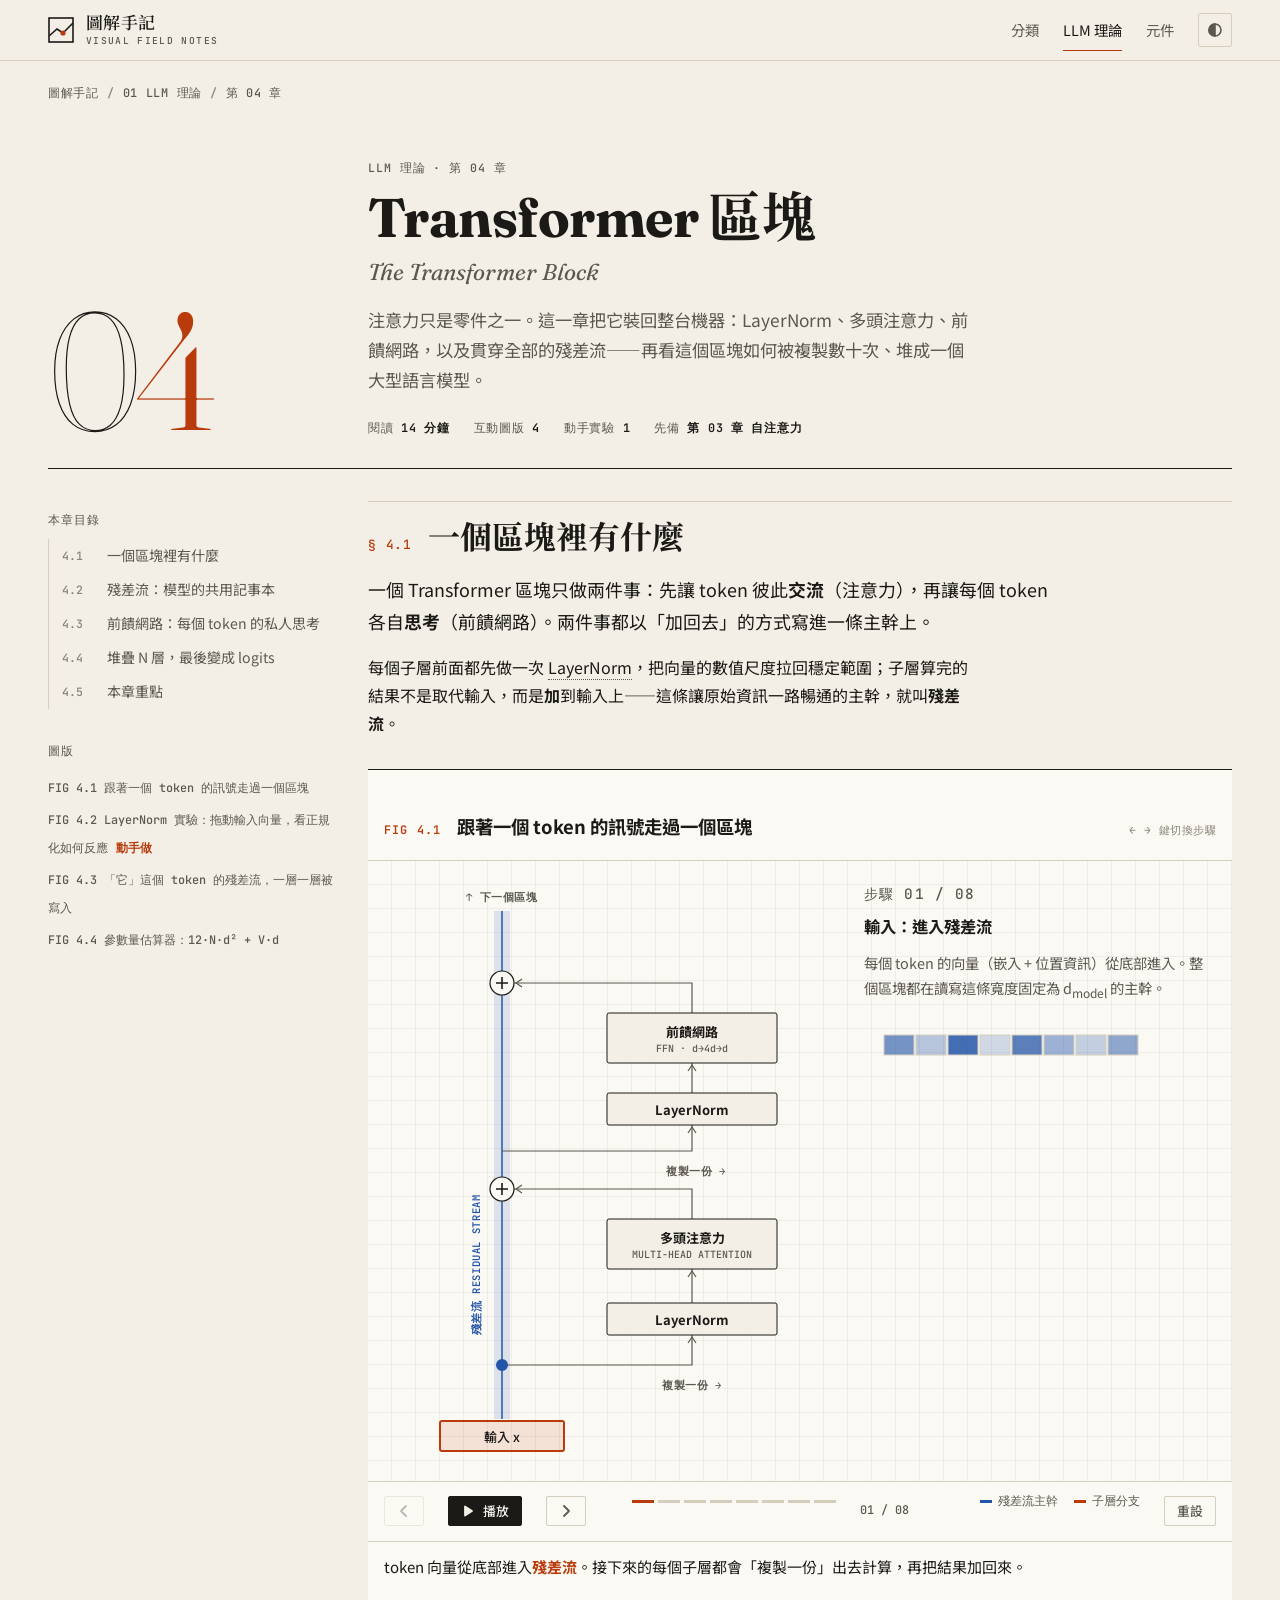
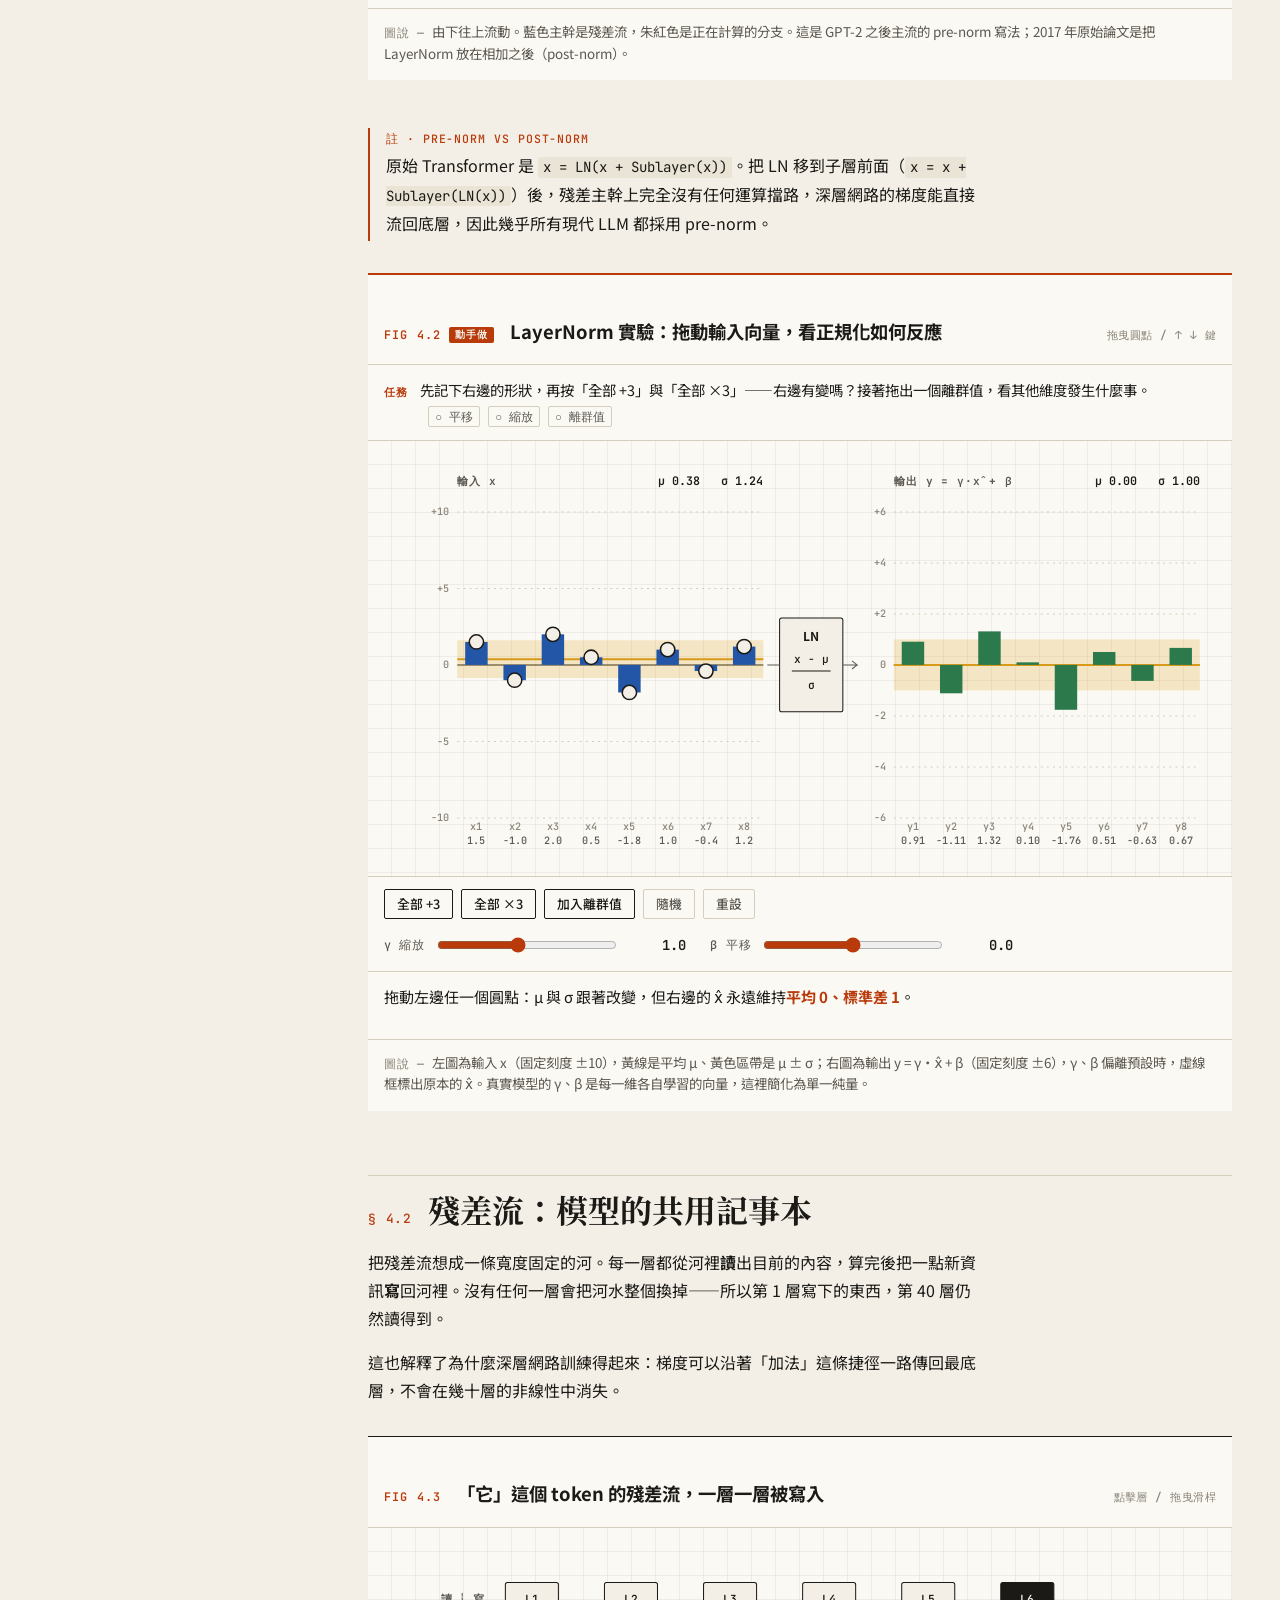
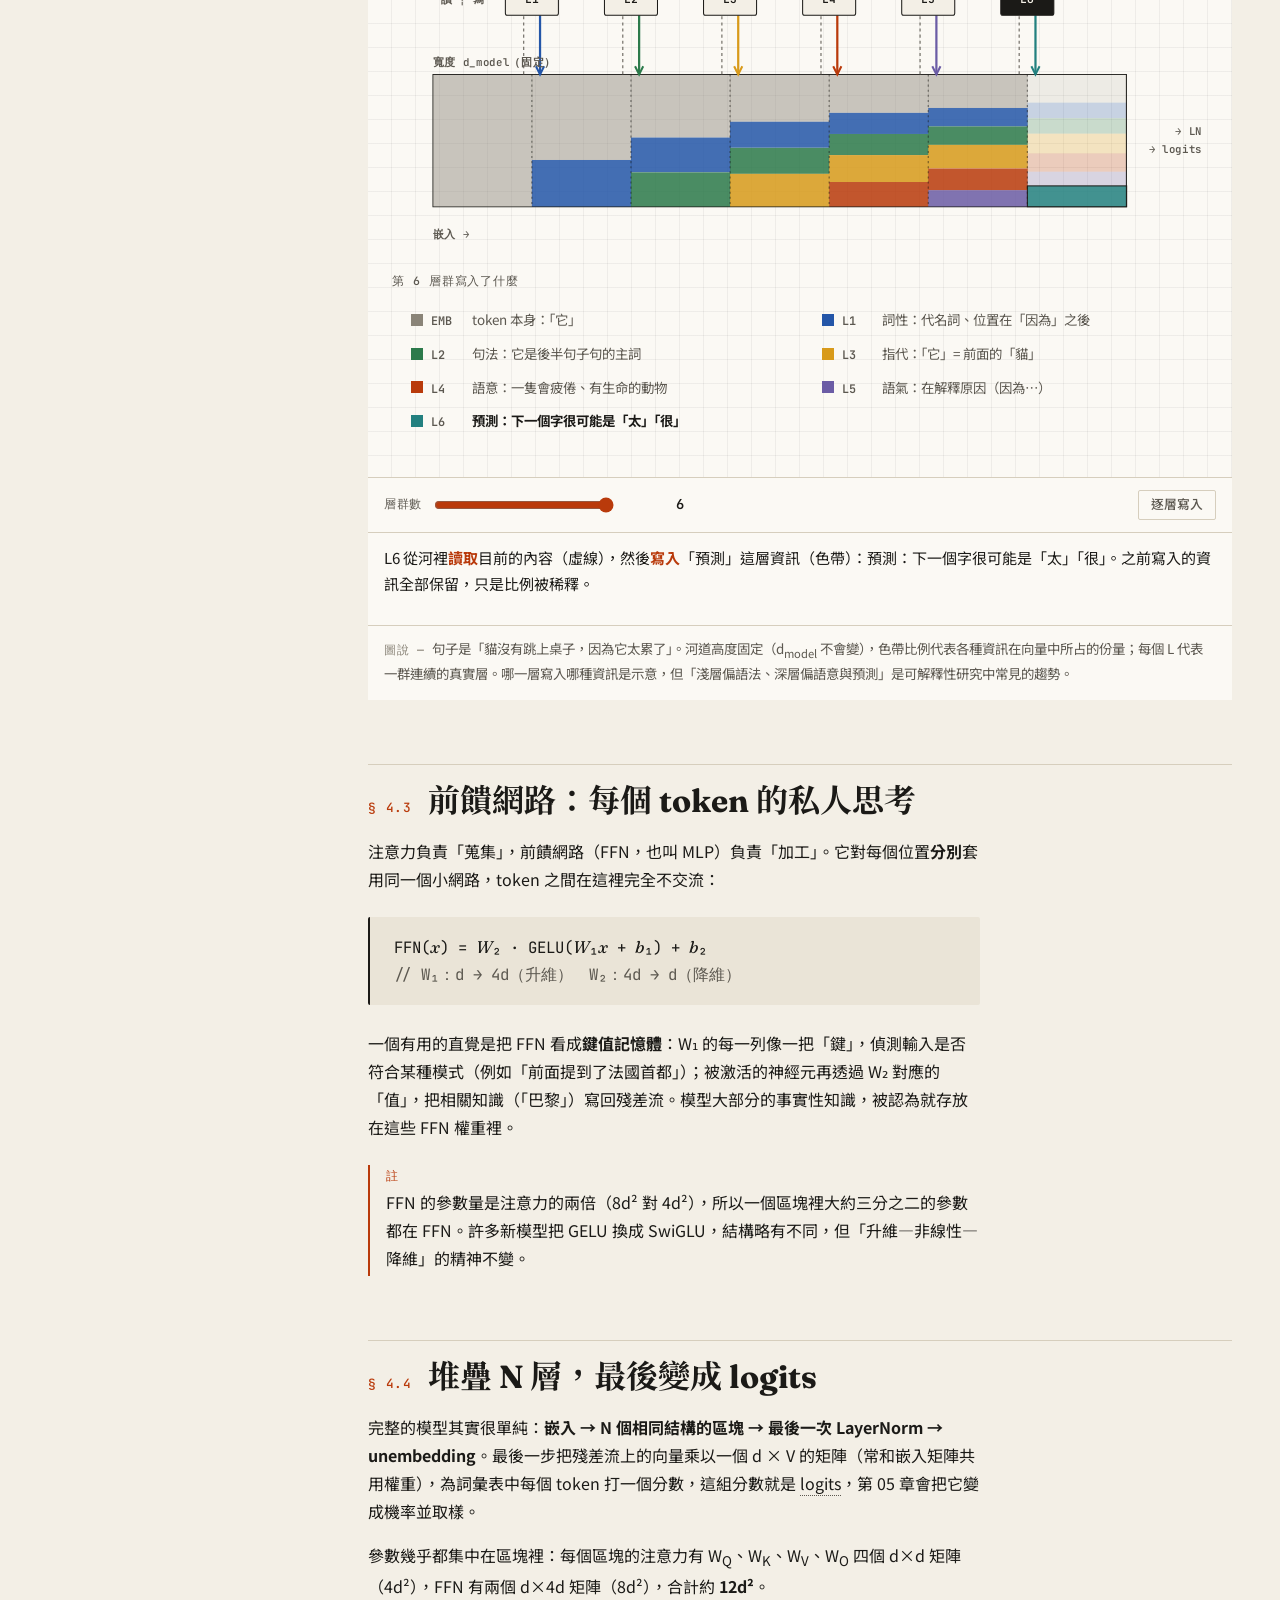
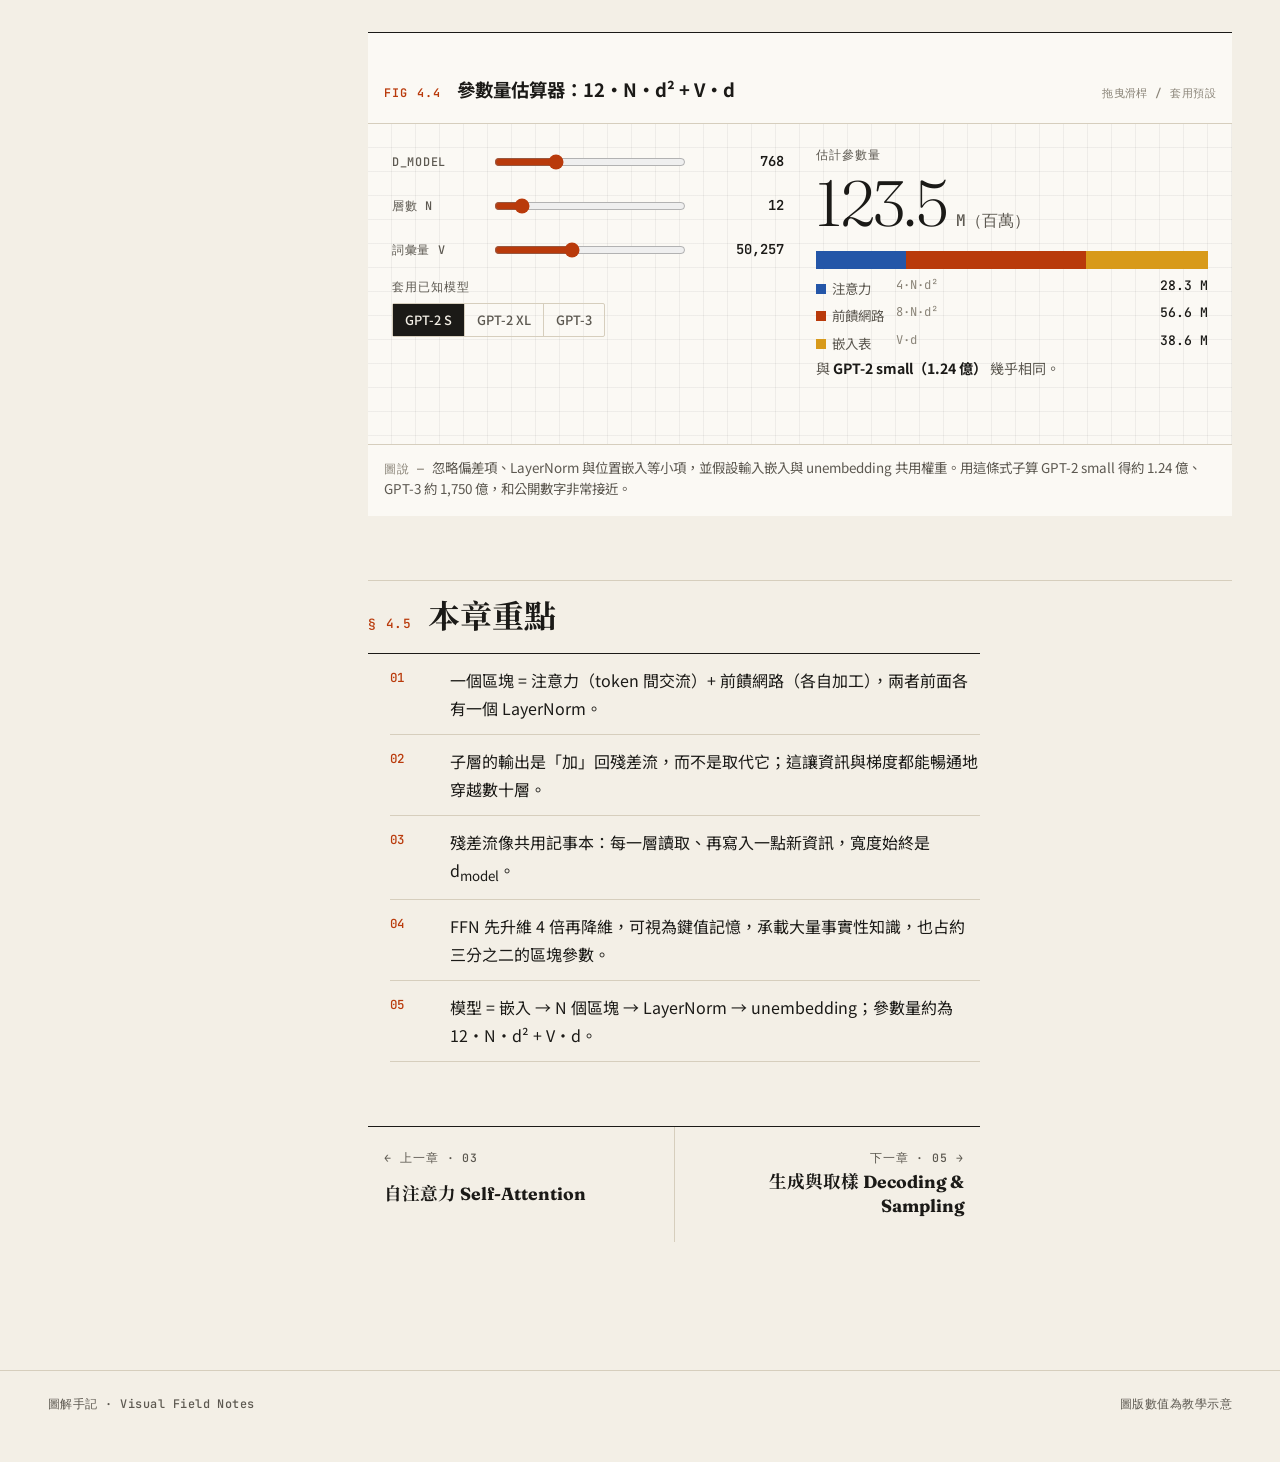
<file: llm/04-transformer.html>
<!doctype html>
<html lang="zh-Hant">
<head>
<meta charset="utf-8">
<meta name="viewport" content="width=device-width, initial-scale=1">
<title>Transformer 區塊 · LLM 理論 · 圖解手記</title>
<meta name="description" content="用可操作的圖版理解 Transformer 區塊：LayerNorm、多頭注意力、前饋網路與殘差流如何層層堆疊。">
<script>try{var t=localStorage.getItem("fl-theme");if(t)document.documentElement.setAttribute("data-theme",t)}catch(e){}</script>
<link rel="preconnect" href="https://fonts.googleapis.com">
<link rel="preconnect" href="https://fonts.gstatic.com" crossorigin>
<link rel="stylesheet" href="https://fonts.googleapis.com/css2?family=Fraunces:ital,opsz,wght@0,9..144,300..700;1,9..144,400&family=JetBrains+Mono:wght@400;500;600&family=Noto+Sans+TC:wght@400;500;700&family=Noto+Serif+TC:wght@700&display=swap">
<link rel="stylesheet" href="../assets/css/site.css">
<style>
  /* ---- 本章局部色：殘差流第 5、6 種寫入 ---- */
  :root { --c-f5: #6B5CA5; --c-f6: #23807F; }
  @media (prefers-color-scheme: dark) { :root:not([data-theme="light"]) { --c-f5: #A99BE0; --c-f6: #67C6C4; } }
  :root[data-theme="dark"] { --c-f5: #A99BE0; --c-f6: #67C6C4; }


  .svg-t { font: 500 13px var(--f-body); fill: var(--text); dominant-baseline: central; }
  .svg-m { font: 600 10.5px var(--f-mono); fill: var(--text-muted); letter-spacing: .06em; dominant-baseline: central; }

  /* FIG 4.1 block */
  .blk-stage { display: grid; grid-template-columns: minmax(0, 440px) minmax(0, 1fr); gap: var(--s-6); align-items: start; }
  @media (max-width: 820px) { .blk-stage { grid-template-columns: minmax(0, 1fr); } }
  #blk-svg { width: 100%; max-width: 440px; height: auto; }
  .trunk-band { stroke: var(--data-q-soft); stroke-width: 16; stroke-linecap: butt; }
  .trunk-line { stroke: var(--data-q); stroke-width: 1.5; }
  .wire { fill: none; stroke: var(--text-muted); stroke-width: 1.2; }
  .wire-on { fill: none; stroke: var(--accent); stroke-width: 2.6; stroke-linecap: round; stroke-linejoin: round; }
  .blk rect { fill: var(--surface-page); stroke: var(--rule-strong); stroke-width: 1; transition: fill var(--dur-2) linear, stroke var(--dur-2) linear; }
  .blk text { text-anchor: middle; }
  .blk .sub { font: 500 10px var(--f-mono); fill: var(--text-muted); text-anchor: middle; dominant-baseline: central; }
  .blk.is-on rect { fill: var(--accent-soft); stroke: var(--accent); stroke-width: 2; }
  .blk.is-dim { opacity: .45; transition: opacity var(--dur-2) linear; }
  .add circle { fill: var(--surface-raised); stroke: var(--rule-strong); stroke-width: 1.2; transition: stroke var(--dur-2) linear, fill var(--dur-2) linear; }
  .add path { stroke: var(--text); stroke-width: 1.6; }
  .add.is-on circle { stroke: var(--accent); fill: var(--accent-soft); stroke-width: 2; }
  .add-ring { fill: none; stroke: var(--accent); stroke-width: 2; opacity: 0; transform-box: fill-box; transform-origin: center; }
  .add-ring.go { animation: ring 700ms var(--ease-out); }
  @keyframes ring { from { opacity: .9; transform: scale(1); } to { opacity: 0; transform: scale(2.4); } }
  .dot-t { fill: var(--data-q); }
  .dot-b { fill: var(--accent); transition: opacity var(--dur-1) linear; }

  .inset { display: grid; gap: var(--s-3); }
  .inset h4 { margin: 0; font: 700 1.02rem/1.4 var(--f-body); }
  .inset p { margin: 0; font-size: .9rem; color: var(--text-muted); }
  .inset svg { width: 100%; max-width: 300px; height: auto; }
  .inset-pane { display: grid; gap: var(--s-3); }
  .inset .formula { margin: 0; padding: var(--s-3) var(--s-4); font-size: .86rem; }

  /* FIG 4.2 LayerNorm lab */
  .ln-axis { stroke: var(--rule-strong); stroke-width: 1; }
  .ln-grid { stroke: var(--rule); stroke-width: 1; stroke-dasharray: 2 4; }
  .ln-tick { font: 500 10px var(--f-mono); fill: var(--text-faint); text-anchor: end; dominant-baseline: central; }
  .ln-title { font: 600 11px var(--f-mono); fill: var(--text-muted); letter-spacing: .08em; }
  .ln-stat { font: 600 11.5px var(--f-mono); fill: var(--text); font-variant-numeric: tabular-nums; white-space: pre; }
  .ln-val { font: 500 10px var(--f-mono); fill: var(--text-muted); text-anchor: middle; font-variant-numeric: tabular-nums; }
  .ln-val.is-out { fill: var(--accent); font-weight: 700; }
  .ln-bar-x { fill: var(--data-q); }
  .ln-bar-x.is-out { fill: var(--accent); }
  .ln-bar-y { fill: var(--data-v); }
  .ln-ghost { fill: none; stroke: var(--text-muted); stroke-width: 1; stroke-dasharray: 3 3; transition: opacity var(--dur-2) linear; }
  .ln-band { fill: var(--data-hi-soft); }
  .ln-mu { stroke: var(--data-hi); stroke-width: 2; }
  .ln-op rect { fill: var(--surface-page); stroke: var(--rule-strong); }
  .ln-op text { font: 500 11px var(--f-mono); fill: var(--text); text-anchor: middle; dominant-baseline: central; }
  .ln-op .ln-op-h { font: 700 12px var(--f-body); }
  .ln-hit { fill: transparent; }
  .ln-checks { display: inline-flex; flex-wrap: wrap; gap: var(--s-2); margin-left: var(--s-2); vertical-align: 1px; }
  .ln-checks span { font: 500 .72rem/1 var(--f-mono); padding: 4px 6px; border: 1px solid var(--rule); color: var(--text-muted); border-radius: var(--radius-1); white-space: nowrap; }
  .ln-checks span::before { content: "○ "; }
  .ln-checks span.done { border-color: var(--data-v); color: var(--data-v); }
  .ln-checks span.done::before { content: "✓ "; }
  .ln-btns { display: flex; flex-wrap: wrap; gap: var(--s-2); }
  .ln-fields { display: flex; flex-wrap: wrap; gap: var(--s-3) var(--s-5); }
  .ln-fields label { text-transform: none; }

  /* FIG 4.3 river */
  .river-stage { display: grid; grid-template-columns: minmax(0, 1fr); gap: var(--s-4); }
  .river-stage .feat-list { grid-template-columns: repeat(auto-fill, minmax(min(100%, 280px), 1fr)); gap: 6px var(--s-5); }
  .river-g { transition: clip-path var(--dur-3) var(--ease-out); }
  .band { transition: opacity var(--dur-2) linear; }
  .band.is-faded { opacity: .28; }
  .lyr { cursor: pointer; outline: none; }
  .lyr rect { fill: var(--surface-page); stroke: var(--rule-strong); transition: fill var(--dur-1) linear; }
  .lyr text { font: 600 11px var(--f-mono); text-anchor: middle; dominant-baseline: central; fill: var(--text); pointer-events: none; }
  .lyr:hover rect { fill: var(--surface-sunken); }
  .lyr:focus-visible rect { stroke: var(--focus); stroke-width: 2; }
  .lyr.is-sel rect { fill: var(--surface-ink); }
  .lyr.is-sel text { fill: var(--text-on-ink); }
  .rw-read { stroke: var(--text-muted); stroke-width: 1; stroke-dasharray: 3 3; }
  .rw-write { stroke-width: 2.2; }
  .feat-list { list-style: none; margin: 0; padding: 0; display: grid; gap: 6px; }
  .feat-list li { display: grid; grid-template-columns: 12px 2.4em 1fr; gap: var(--s-2); align-items: baseline; font-size: .84rem; color: var(--text-muted); }
  .feat-list li i { width: 12px; height: 12px; background: var(--c); align-self: center; }
  .feat-list li b { font: 600 .74rem var(--f-mono); color: var(--text-muted); }
  .feat-list li.is-sel { color: var(--text); font-weight: 700; }
  .feat-list li.is-off { opacity: .35; }

  /* FIG 4.4 calculator */
  .calc { display: grid; grid-template-columns: minmax(0, 1fr) minmax(0, 1fr); gap: var(--s-6); align-items: start; }
  @media (max-width: 820px) { .calc { grid-template-columns: minmax(0, 1fr); } }
  .calc-fields { display: grid; gap: var(--s-4); }
  .calc-fields .field { grid-template-columns: 5.6em minmax(0, 1fr) 5.4em; width: 100%; }
  .big-num { margin: 0; font: 300 clamp(2.6rem, 6vw, 4rem)/1 var(--f-display); font-variant-numeric: tabular-nums; letter-spacing: -.02em; }
  .big-num small { font: 500 1rem var(--f-mono); color: var(--text-muted); margin-left: var(--s-2); letter-spacing: 0; }
  .stack-bar { display: flex; height: 18px; background: var(--surface-sunken); margin: var(--s-4) 0 var(--s-2); }
  .stack-bar span { display: block; height: 100%; transition: width var(--dur-3) var(--ease-out); }
  .calc-break { margin: 0; display: grid; grid-template-columns: auto 1fr auto; gap: 4px var(--s-3); font-size: .84rem; }
  .calc-break dt { display: flex; align-items: center; gap: 6px; color: var(--text-muted); }
  .calc-break dt i { width: 10px; height: 10px; background: var(--c); display: inline-block; }
  .calc-break dd { margin: 0; font: 500 .82rem var(--f-mono); text-align: right; font-variant-numeric: tabular-nums; }
  .calc-break .fx { font: 400 .76rem var(--f-mono); color: var(--text-faint); text-align: left; }
  .calc-cmp { margin: var(--s-4) 0 0; font-size: .88rem; color: var(--text-muted); min-height: 1.6em; }
  .calc-cmp b { color: var(--text); }
</style>
</head>
<body data-track="llm" data-chapter="04">
<a class="skip-link" href="#main">跳到主要內容</a>
<header class="masthead"><div class="masthead-inner">
  <a class="brand" href="../index.html">
    <svg class="brand-mark" viewBox="0 0 26 26" aria-hidden="true"><rect class="bm-frame" x="1" y="1" width="24" height="24"/><path class="bm-line" d="M1 19 L9 12 L15 16 L25 6"/><circle class="bm-dot" cx="15" cy="16" r="2.6"/></svg>
    <span class="brand-name">圖解手記<small>Visual Field Notes</small></span>
  </a>
  <nav class="site-nav" aria-label="主要">
    <a href="../index.html#categories" class="nav-optional">分類</a>
    <a href="index.html" class="is-current">LLM 理論</a>
    <a href="../preview.html" class="nav-optional">元件</a>
  </nav>
  <button class="theme-toggle" type="button" aria-label="切換主題"><svg viewBox="0 0 16 16" aria-hidden="true"><circle cx="8" cy="8" r="6"/><path d="M8 2a6 6 0 0 0 0 12z" fill="currentColor"/></svg></button>
</div></header>

<main id="main" class="page">
  <ol class="crumbs">
    <li><a href="../index.html">圖解手記</a></li>
    <li><a href="index.html">01 LLM 理論</a></li>
    <li aria-current="page">第 04 章</li>
  </ol>

  <header class="chapter-head">
    <p class="chapter-num" aria-hidden="true">0<span class="num-accent">4</span></p>
    <div>
      <p class="meta-label">LLM 理論 · 第 04 章</p>
      <h1 class="chapter-title">Transformer 區塊<span class="en">The Transformer Block</span></h1>
      <p class="chapter-deck">注意力只是零件之一。這一章把它裝回整台機器：LayerNorm、多頭注意力、前饋網路，以及貫穿全部的殘差流——再看這個區塊如何被複製數十次、堆成一個大型語言模型。</p>
      <ul class="chapter-meta">
        <li>閱讀 <b>14 分鐘</b></li>
        <li>互動圖版 <b>4</b></li>
        <li>動手實驗 <b>1</b></li>
        <li>先備 <b>第 03 章 自注意力</b></li>
      </ul>
    </div>
  </header>

  <div class="chapter-body">
    <aside class="rail" aria-label="本章導覽">
      <div class="rail-inner">
        <div>
          <p class="meta-label">本章目錄</p>
          <ol class="toc"></ol>
        </div>
        <div class="rail-figs-wrap">
          <p class="meta-label">圖版</p>
          <ul class="rail-figs"></ul>
        </div>
      </div>
    </aside>

    <article class="prose">
      <h2 id="anatomy"><span class="sec">§ 4.1</span>一個區塊裡有什麼</h2>
      <p class="lede">一個 Transformer 區塊只做兩件事：先讓 token 彼此<strong>交流</strong>（注意力），再讓每個 token 各自<strong>思考</strong>（前饋網路）。兩件事都以「加回去」的方式寫進一條主幹上。</p>
      <p>每個子層前面都先做一次 <span class="term" title="Layer Normalization">LayerNorm</span>，把向量的數值尺度拉回穩定範圍；子層算完的結果不是取代輸入，而是<strong>加</strong>到輸入上——這條讓原始資訊一路暢通的主幹，就叫<strong>殘差流</strong>。</p>

      <figure class="plate" id="fig-4-1" tabindex="-1">
        <div class="plate-head">
          <span class="plate-fig">FIG 4.1</span>
          <h3 class="plate-title">跟著一個 token 的訊號走過一個區塊</h3>
          <span class="plate-hint">← → 鍵切換步驟</span>
        </div>
        <div class="plate-stage">
          <div class="blk-stage">
            <svg id="blk-svg" viewBox="0 0 440 572" role="img" aria-label="Transformer 區塊資料流示意圖"></svg>
            <div class="inset" aria-live="polite">
              <p class="meta-label" id="blk-step-label">步驟 01</p>
              <div class="inset-pane" data-pane="0">
                <h4>輸入：進入殘差流</h4>
                <p>每個 token 的向量（嵌入 + 位置資訊）從底部進入。整個區塊都在讀寫這條寬度固定為 d<sub>model</sub> 的主幹。</p>
                <svg viewBox="0 0 300 60" aria-hidden="true"><g id="inset-x"></g></svg>
              </div>
              <div class="inset-pane" data-pane="1" hidden>
                <h4>LayerNorm：先校準尺度</h4>
                <p>把向量減去平均、除以標準差，再乘上可學習的縮放。高低不一的數值被拉到相近的範圍，訓練更穩定。</p>
                <svg viewBox="0 0 300 90" aria-hidden="true"><g id="inset-ln"></g></svg>
              </div>
              <div class="inset-pane" data-pane="2" hidden>
                <h4>多頭注意力：token 之間交流</h4>
                <p>這是區塊裡<strong>唯一</strong>讓不同位置交換資訊的地方（第 03 章）。每個 token 從其他 token 那裡收集需要的內容。</p>
                <svg viewBox="0 0 300 90" aria-hidden="true"><g id="inset-mha"></g></svg>
              </div>
              <div class="inset-pane" data-pane="3" hidden>
                <h4>⊕ 殘差相加</h4>
                <p>注意力的輸出不取代原向量，而是<strong>加</strong>上去：x ← x + Attn(LN(x))。原資訊保留，新資訊疊加。</p>
                <svg viewBox="0 0 300 70" aria-hidden="true"><g id="inset-add"></g></svg>
              </div>
              <div class="inset-pane" data-pane="4" hidden>
                <h4>LayerNorm：第二次校準</h4>
                <p>在進入前饋網路前再正規化一次。這種「先正規化再進子層」的寫法叫 <strong>pre-norm</strong>。</p>
                <svg viewBox="0 0 300 90" aria-hidden="true"><g id="inset-ln2"></g></svg>
              </div>
              <div class="inset-pane" data-pane="5" hidden>
                <h4>前饋網路：各自思考</h4>
                <p>每個 token <strong>獨立</strong>通過同一個兩層網路：先升維到 4 倍、經過 GELU 非線性，再降回原維度。</p>
                <svg viewBox="0 0 300 110" aria-hidden="true"><g id="inset-ffn"></g></svg>
              </div>
              <div class="inset-pane" data-pane="6" hidden>
                <h4>⊕ 第二次殘差相加</h4>
                <p>FFN 的輸出同樣加回主幹：x ← x + FFN(LN(x))。區塊結束時，向量形狀和輸入完全一樣。</p>
                <svg viewBox="0 0 300 70" aria-hidden="true"><g id="inset-add2"></g></svg>
              </div>
              <div class="inset-pane" data-pane="7" hidden>
                <h4>輸出：交給下一個區塊</h4>
                <p>因為輸入輸出形狀相同，區塊可以直接堆疊。GPT-2 small 疊 12 次，GPT-3 疊 96 次。</p>
                <div class="formula">h = x + MHA(LN(x))<br>y = h + FFN(LN(h))</div>
              </div>
            </div>
          </div>
        </div>
        <div class="plate-controls">
          <button class="btn btn-ghost btn-sm" type="button" data-step="prev" aria-label="上一步"><svg viewBox="0 0 14 14"><path d="M9 2 4 7l5 5"/></svg></button>
          <button class="btn btn-primary btn-sm" type="button" data-step="play" aria-pressed="false"><svg viewBox="0 0 14 14"><path d="M4 2.5v9l7-4.5z" fill="currentColor"/></svg><span class="lbl">播放</span></button>
          <button class="btn btn-ghost btn-sm" type="button" data-step="next" aria-label="下一步"><svg viewBox="0 0 14 14"><path d="m5 2 5 5-5 5"/></svg></button>
          <ol class="steps"></ol>
          <span class="step-count"></span>
          <span class="spacer"></span>
          <ul class="legend"><li style="--c:var(--data-q)"><i></i>殘差流主幹</li><li style="--c:var(--accent)"><i></i>子層分支</li></ul>
          <button class="btn btn-ghost btn-sm" type="button" data-step="reset">重設</button>
        </div>
        <p class="plate-narr"></p>
        <p class="plate-cap">由下往上流動。藍色主幹是殘差流，朱紅色是正在計算的分支。這是 GPT-2 之後主流的 pre-norm 寫法；2017 年原始論文是把 LayerNorm 放在相加之後（post-norm）。</p>
      </figure>

      <div class="note">
        <span class="meta-label">註 · pre-norm vs post-norm</span>
        <p>原始 Transformer 是 <code>x = LN(x + Sublayer(x))</code>。把 LN 移到子層前面（<code>x = x + Sublayer(LN(x))</code>）後，殘差主幹上完全沒有任何運算擋路，深層網路的梯度能直接流回底層，因此幾乎所有現代 LLM 都採用 pre-norm。</p>
      </div>

      <figure class="plate is-lab" id="fig-4-2" tabindex="-1">
        <div class="plate-head">
          <span class="plate-fig">FIG 4.2<span class="lab-tag">動手做</span></span>
          <h3 class="plate-title">LayerNorm 實驗：拖動輸入向量，看正規化如何反應</h3>
          <span class="plate-hint">拖曳圓點 / ↑ ↓ 鍵</span>
        </div>
        <div class="lab-task"><p>先記下右邊的形狀，再按「全部 +3」與「全部 ×3」——右邊有變嗎？接著拖出一個離群值，看其他維度發生什麼事。<span class="ln-checks" aria-label="任務進度"><span data-chk="shift">平移</span><span data-chk="scale">縮放</span><span data-chk="outlier">離群值</span></span></p></div>
        <div class="plate-stage">
          <div class="stage-scroll"><svg class="stage-svg" id="ln-svg" viewBox="0 0 800 380" role="group" aria-label="LayerNorm 實驗：左側 8 維輸入向量可拖曳，右側為正規化後的輸出"></svg></div>
          <p class="scroll-hint">← 可橫向捲動 →</p>
        </div>
        <div class="plate-controls">
          <div class="ln-btns">
            <button class="btn btn-sm" type="button" data-ln="shift">全部 +3</button>
            <button class="btn btn-sm" type="button" data-ln="scale">全部 ×3</button>
            <button class="btn btn-sm" type="button" data-ln="outlier">加入離群值</button>
            <button class="btn btn-ghost btn-sm" type="button" data-ln="random">隨機</button>
            <button class="btn btn-ghost btn-sm" type="button" data-ln="reset">重設</button>
          </div>
          <span class="spacer"></span>
          <div class="ln-fields">
            <div class="field"><label for="ln-g">γ 縮放</label><input type="range" id="ln-g" min="0.2" max="2" step="0.1" value="1"><output for="ln-g" id="ln-g-out">1.0</output></div>
            <div class="field"><label for="ln-b">β 平移</label><input type="range" id="ln-b" min="-2" max="2" step="0.1" value="0"><output for="ln-b" id="ln-b-out">0.0</output></div>
          </div>
        </div>
        <p class="plate-narr" id="ln-narr"></p>
        <p class="plate-cap">左圖為輸入 x（固定刻度 ±10），黃線是平均 μ、黃色區帶是 μ ± σ；右圖為輸出 y = γ·x̂ + β（固定刻度 ±6），γ、β 偏離預設時，虛線框標出原本的 x̂。真實模型的 γ、β 是每一維各自學習的向量，這裡簡化為單一純量。</p>
      </figure>

      <h2 id="residual"><span class="sec">§ 4.2</span>殘差流：模型的共用記事本</h2>
      <p>把殘差流想成一條寬度固定的河。每一層都從河裡<strong>讀</strong>出目前的內容，算完後把一點新資訊<strong>寫</strong>回河裡。沒有任何一層會把河水整個換掉——所以第 1 層寫下的東西，第 40 層仍然讀得到。</p>
      <p>這也解釋了為什麼深層網路訓練得起來：梯度可以沿著「加法」這條捷徑一路傳回最底層，不會在幾十層的非線性中消失。</p>

      <figure class="plate" id="fig-4-3" tabindex="-1">
        <div class="plate-head">
          <span class="plate-fig">FIG 4.3</span>
          <h3 class="plate-title">「它」這個 token 的殘差流，一層一層被寫入</h3>
          <span class="plate-hint">點擊層 / 拖曳滑桿</span>
        </div>
        <div class="plate-stage">
          <div class="river-stage">
            <div class="stage-scroll"><svg class="stage-svg" id="river-svg" viewBox="0 0 800 300" role="img" aria-label="殘差流寫入示意圖"></svg></div>
            <div class="readout">
              <p class="meta-label" id="river-title">選取的層</p>
              <ul class="feat-list" id="river-list"></ul>
            </div>
          </div>
          <p class="scroll-hint">← 可橫向捲動 →</p>
        </div>
        <div class="plate-controls">
          <div class="field">
            <label for="river-n">層群數</label>
            <input type="range" id="river-n" min="1" max="6" step="1" value="6">
            <output for="river-n" id="river-n-out">6</output>
          </div>
          <span class="spacer"></span>
          <button class="btn btn-ghost btn-sm" type="button" id="river-play">逐層寫入</button>
        </div>
        <p class="plate-narr" id="river-narr"></p>
        <p class="plate-cap">句子是「貓沒有跳上桌子，因為它太累了」。河道高度固定（d<sub>model</sub> 不會變），色帶比例代表各種資訊在向量中所占的份量；每個 L 代表一群連續的真實層。哪一層寫入哪種資訊是示意，但「淺層偏語法、深層偏語意與預測」是可解釋性研究中常見的趨勢。</p>
      </figure>

      <h2 id="ffn"><span class="sec">§ 4.3</span>前饋網路：每個 token 的私人思考</h2>
      <p>注意力負責「蒐集」，前饋網路（FFN，也叫 MLP）負責「加工」。它對每個位置<strong>分別</strong>套用同一個小網路，token 之間在這裡完全不交流：</p>
      <div class="formula">
        FFN(<var>x</var>) = <var>W</var>₂ · GELU(<var>W</var>₁<var>x</var> + <var>b</var>₁) + <var>b</var>₂<br>
        <span class="cmt">// W₁：d → 4d（升維）　W₂：4d → d（降維）</span>
      </div>
      <p>一個有用的直覺是把 FFN 看成<strong>鍵值記憶體</strong>：W₁ 的每一列像一把「鍵」，偵測輸入是否符合某種模式（例如「前面提到了法國首都」）；被激活的神經元再透過 W₂ 對應的「值」，把相關知識（「巴黎」）寫回殘差流。模型大部分的事實性知識，被認為就存放在這些 FFN 權重裡。</p>
      <div class="note">
        <span class="meta-label">註</span>
        <p>FFN 的參數量是注意力的兩倍（8d² 對 4d²），所以一個區塊裡大約三分之二的參數都在 FFN。許多新模型把 GELU 換成 SwiGLU，結構略有不同，但「升維—非線性—降維」的精神不變。</p>
      </div>

      <h2 id="stack"><span class="sec">§ 4.4</span>堆疊 N 層，最後變成 logits</h2>
      <p>完整的模型其實很單純：<strong>嵌入 → N 個相同結構的區塊 → 最後一次 LayerNorm → unembedding</strong>。最後一步把殘差流上的向量乘以一個 d × V 的矩陣（常和嵌入矩陣共用權重），為詞彙表中每個 token 打一個分數，這組分數就是 <span class="term" title="logits">logits</span>，第 05 章會把它變成機率並取樣。</p>
      <p>參數幾乎都集中在區塊裡：每個區塊的注意力有 W<sub>Q</sub>、W<sub>K</sub>、W<sub>V</sub>、W<sub>O</sub> 四個 d×d 矩陣（4d²），FFN 有兩個 d×4d 矩陣（8d²），合計約 <strong>12d²</strong>。</p>

      <figure class="plate" id="fig-4-4" tabindex="-1">
        <div class="plate-head">
          <span class="plate-fig">FIG 4.4</span>
          <h3 class="plate-title">參數量估算器：12·N·d² + V·d</h3>
          <span class="plate-hint">拖曳滑桿 / 套用預設</span>
        </div>
        <div class="plate-stage">
          <div class="calc">
            <div class="calc-fields">
              <div class="field">
                <label for="p-d">d_model</label>
                <input type="range" id="p-d" min="0" max="13" step="1" value="4">
                <output for="p-d" id="p-d-out">768</output>
              </div>
              <div class="field">
                <label for="p-n">層數 N</label>
                <input type="range" id="p-n" min="1" max="96" step="1" value="12">
                <output for="p-n" id="p-n-out">12</output>
              </div>
              <div class="field">
                <label for="p-v">詞彙量 V</label>
                <input type="range" id="p-v" min="0" max="5" step="1" value="2">
                <output for="p-v" id="p-v-out">50,257</output>
              </div>
              <div>
                <p class="meta-label" style="margin:0 0 var(--s-2)">套用已知模型</p>
                <div class="seg" role="group" aria-label="預設模型">
                  <button type="button" aria-pressed="true" data-preset="0">GPT-2 S</button>
                  <button type="button" aria-pressed="false" data-preset="1">GPT-2 XL</button>
                  <button type="button" aria-pressed="false" data-preset="2">GPT-3</button>
                </div>
              </div>
            </div>
            <div>
              <p class="meta-label" style="margin:0 0 var(--s-2)">估計參數量</p>
              <p class="big-num"><span id="p-total">0</span><small id="p-unit">M</small></p>
              <div class="stack-bar" aria-hidden="true">
                <span id="bar-attn" style="background:var(--data-q)"></span>
                <span id="bar-ffn" style="background:var(--data-k)"></span>
                <span id="bar-emb" style="background:var(--data-hi)"></span>
              </div>
              <dl class="calc-break">
                <dt style="--c:var(--data-q)"><i></i>注意力</dt><dd class="fx">4·N·d²</dd><dd id="p-attn">—</dd>
                <dt style="--c:var(--data-k)"><i></i>前饋網路</dt><dd class="fx">8·N·d²</dd><dd id="p-ffn">—</dd>
                <dt style="--c:var(--data-hi)"><i></i>嵌入表</dt><dd class="fx">V·d</dd><dd id="p-emb">—</dd>
              </dl>
              <p class="calc-cmp" id="p-cmp" aria-live="polite"></p>
            </div>
          </div>
        </div>
        <p class="plate-cap">忽略偏差項、LayerNorm 與位置嵌入等小項，並假設輸入嵌入與 unembedding 共用權重。用這條式子算 GPT-2 small 得約 1.24 億、GPT-3 約 1,750 億，和公開數字非常接近。</p>
      </figure>

      <h2 id="recap"><span class="sec">§ 4.5</span>本章重點</h2>
      <ol class="takeaways">
        <li>一個區塊 = 注意力（token 間交流）+ 前饋網路（各自加工），兩者前面各有一個 LayerNorm。</li>
        <li>子層的輸出是「加」回殘差流，而不是取代它；這讓資訊與梯度都能暢通地穿越數十層。</li>
        <li><span>殘差流像共用記事本：每一層讀取、再寫入一點新資訊，寬度始終是 d<sub>model</sub>。</span></li>
        <li>FFN 先升維 4 倍再降維，可視為鍵值記憶，承載大量事實性知識，也占約三分之二的區塊參數。</li>
        <li>模型 = 嵌入 → N 個區塊 → LayerNorm → unembedding；參數量約為 12·N·d² + V·d。</li>
      </ol>

      <nav class="pager" data-auto aria-label="章節翻頁"></nav>
    </article>
  </div>
</main>

<footer class="site-foot"><div class="site-foot-inner">
  <p>圖解手記 · Visual Field Notes</p>
  <p>圖版數值為教學示意</p>
</div></footer>

<script src="../assets/js/catalog.js"></script>
<script src="../assets/js/site.js"></script>
<script>
(function () {
  "use strict";
  var S = FL.svg;

  /* 小型向量格子（用於 inset） */
  function vec(parent, x, y, vals, color, cw) {
    cw = cw || 26;
    vals.forEach(function (v, i) {
      S("rect", { x: x + i * cw, y: y, width: cw - 2, height: 20, fill: color, "fill-opacity": Math.min(0.85, Math.abs(v) * 0.6 + 0.08), stroke: "var(--rule)" }, parent);
    });
  }
  function bars(parent, x, base, vals, color, w) {
    vals.forEach(function (v, i) {
      var h = Math.abs(v) * 26;
      S("rect", { x: x + i * (w + 4), y: v >= 0 ? base - h : base, width: w, height: Math.max(1, h), fill: color }, parent);
    });
    S("line", { x1: x - 4, x2: x + vals.length * (w + 4), y1: base, y2: base, stroke: "var(--rule-strong)" }, parent);
  }

  /* =========================================================
     FIG 4.1 — 區塊資料流
     ========================================================= */
  (function block() {
    var svg = document.getElementById("blk-svg"), plate = document.getElementById("fig-4-1");
    var TX = 110, BX = 300, BW = 170;

    // 主幹
    S("line", { class: "trunk-band", x1: TX, x2: TX, y1: 534, y2: 26 }, svg);
    S("line", { class: "trunk-line", x1: TX, x2: TX, y1: 534, y2: 26 }, svg);
    var lab = S("text", { class: "svg-m", x: 0, y: 0, transform: "translate(" + (TX - 26) + ",380) rotate(-90)", "text-anchor": "middle", text: "殘差流 RESIDUAL STREAM" }, svg);
    lab.style.fill = "var(--data-q)";

    // 分支線（靜態）
    var W = {
      1: "M110 480 L300 480 L300 450",
      2: "M300 418 L300 384",
      3: "M300 334 L300 304 L122 304",
      4: "M110 292 L110 266 L300 266 L300 240",
      5: "M300 208 L300 178",
      6: "M300 128 L300 98 L122 98"
    };
    [1, 2, 3, 4, 5, 6].forEach(function (k) {
      var d = k === 4 ? "M110 266 L300 266 L300 240" : W[k];
      S("path", { class: "wire", d: d }, svg);
    });
    // 小箭頭
    [[300, 452], [300, 386], [300, 242], [300, 180], [124, 304], [124, 98]].forEach(function (p, i) {
      var horiz = i >= 4;
      S("path", { d: horiz ? "M" + (p[0] + 6) + " " + (p[1] - 4) + " L" + p[0] + " " + p[1] + " L" + (p[0] + 6) + " " + (p[1] + 4) : "M" + (p[0] - 4) + " " + (p[1] + 6) + " L" + p[0] + " " + p[1] + " L" + (p[0] + 4) + " " + (p[1] + 6), fill: "none", stroke: "var(--text-muted)", "stroke-width": 1.2 }, svg);
    });
    var wireOn = S("path", { class: "wire-on", d: "" }, svg);

    // 方塊
    function box(y, h, title, sub) {
      var g = S("g", { class: "blk" }, svg);
      S("rect", { x: BX - BW / 2, y: y, width: BW, height: h, rx: 2 }, g);
      S("text", { class: "svg-t", x: BX, y: y + h / 2 - (sub ? 7 : 0), text: title, style: "font-weight:700" }, g);
      if (sub) S("text", { class: "sub", x: BX, y: y + h / 2 + 10, text: sub }, g);
      return g;
    }
    var bLN1 = box(418, 32, "LayerNorm"), bMHA = box(334, 50, "多頭注意力", "MULTI-HEAD ATTENTION");
    var bLN2 = box(208, 32, "LayerNorm"), bFFN = box(128, 50, "前饋網路", "FFN · d→4d→d");
    function add(y) {
      var g = S("g", { class: "add" }, svg);
      S("circle", { cx: TX, cy: y, r: 12 }, g);
      S("path", { d: "M" + (TX - 6) + " " + y + " h12 M" + TX + " " + (y - 6) + " v12" }, g);
      var ring = S("circle", { class: "add-ring", cx: TX, cy: y, r: 12 }, svg);
      return { g: g, ring: ring };
    }
    var a1 = add(304), a2 = add(98);

    // 輸入／輸出
    var gin = S("g", { class: "blk" }, svg);
    S("rect", { x: TX - 62, y: 536, width: 124, height: 30, rx: 2 }, gin);
    S("text", { class: "svg-t", x: TX, y: 551, text: "輸入 x" }, gin);
    S("text", { class: "svg-m", x: TX, y: 12, "text-anchor": "middle", text: "↑ 下一個區塊" }, svg);
    S("text", { class: "svg-m", x: BX, y: 500, "text-anchor": "middle", text: "複製一份 →" }, svg);
    S("text", { class: "svg-m", x: BX + 4, y: 286, "text-anchor": "middle", text: "複製一份 →" }, svg);

    // 動點
    var dotT = S("circle", { class: "dot-t", r: 6, cx: TX, cy: 534 }, svg);
    var dotB = S("circle", { class: "dot-b", r: 6, cx: TX, cy: 480, opacity: 0 }, svg);

    // 路徑：每步 { t: 主幹點路徑, b: 分支點路徑 }
    var P = [
      { t: "M110 548 L110 480" },
      { t: "M110 480 L110 318", b: "M110 480 L300 480 L300 434" },
      { b: "M300 434 L300 359" },
      { b: "M300 359 L300 304 L110 304", t: "M110 318 L110 304" },
      { t: "M110 304 L110 112", b: "M110 304 L110 266 L300 266 L300 224" },
      { b: "M300 224 L300 153" },
      { b: "M300 153 L300 98 L110 98", t: "M110 112 L110 98" },
      { t: "M110 98 L110 26" }
    ];
    var meas = S("g", { style: "visibility:hidden" }, svg);
    P.forEach(function (p) {
      if (p.t) p.tp = S("path", { d: p.t, fill: "none" }, meas);
      if (p.b) p.bp = S("path", { d: p.b, fill: "none" }, meas);
    });
    function endOf(path) { var L = path.getTotalLength(); return path.getPointAtLength(L); }
    function place(dot, pt) { dot.setAttribute("cx", pt.x); dot.setAttribute("cy", pt.y); }

    // inset 圖
    vec(document.getElementById("inset-x"), 20, 20, [0.9, -0.4, 1.3, 0.2, -1.1, 0.6, 0.3, -0.7], "var(--data-q)", 32);
    (function () {
      var g = document.getElementById("inset-ln");
      var raw = [1.6, -0.3, 2.4, 0.4, -1.8, 1.1];
      bars(g, 14, 58, raw.map(function (v) { return v * 0.75; }), "var(--text-muted)", 14);
      var m = raw.reduce(function (a, b) { return a + b; }) / raw.length;
      var sd = Math.sqrt(raw.reduce(function (a, b) { return a + (b - m) * (b - m); }, 0) / raw.length);
      S("text", { class: "svg-m", x: 140, y: 58, "text-anchor": "middle", text: "→" }, g);
      bars(g, 168, 58, raw.map(function (v) { return (v - m) / sd * 0.8; }), "var(--accent)", 14);
    })();
    (function () {
      var g = document.getElementById("inset-ln2");
      var raw = [0.4, 2.2, -1.4, 1.9, 0.1, -0.6];
      bars(g, 14, 50, raw.map(function (v) { return v * 0.75; }), "var(--text-muted)", 14);
      var m = raw.reduce(function (a, b) { return a + b; }) / raw.length;
      var sd = Math.sqrt(raw.reduce(function (a, b) { return a + (b - m) * (b - m); }, 0) / raw.length);
      S("text", { class: "svg-m", x: 140, y: 50, "text-anchor": "middle", text: "→" }, g);
      bars(g, 168, 50, raw.map(function (v) { return (v - m) / sd * 0.8; }), "var(--accent)", 14);
    })();
    (function () {
      var g = document.getElementById("inset-mha"), xs = [30, 90, 150, 210, 270];
      var ws = [0.5, 0.15, 0.1, 0.05, 0.2];
      xs.forEach(function (x, i) {
        if (i === 4) return;
        var h = 14 + (270 - x) * 0.22;
        S("path", { d: "M270 62 Q " + (x + 270) / 2 + " " + (62 - h * 2) + " " + x + " 62", fill: "none", stroke: "var(--data-k)", "stroke-width": (1 + ws[i] * 10).toFixed(1), opacity: (0.3 + ws[i]).toFixed(2) }, g);
      });
      xs.forEach(function (x, i) {
        S("rect", { x: x - 12, y: 62, width: 24, height: 18, fill: i === 4 ? "var(--data-q)" : "var(--surface-page)", stroke: "var(--rule-strong)" }, g);
      });
    })();
    function addInset(g, a, b) {
      var c = a.map(function (v, i) { return v + b[i]; });
      vec(g, 0, 24, a, "var(--data-q)", 15);
      S("text", { class: "svg-m", x: 98, y: 34, "text-anchor": "middle", text: "+" }, g);
      vec(g, 106, 24, b, "var(--accent)", 15);
      S("text", { class: "svg-m", x: 202, y: 34, "text-anchor": "middle", text: "=" }, g);
      vec(g, 210, 24, c, "var(--data-q)", 15);
      S("text", { class: "svg-m", x: 0, y: 10, text: "x" }, g);
      S("text", { class: "svg-m", x: 106, y: 10, text: "子層輸出" }, g);
      S("text", { class: "svg-m", x: 210, y: 10, text: "新的 x" }, g);
    }
    addInset(document.getElementById("inset-add"), [0.9, -0.4, 1.3, 0.2, -1.1, 0.6], [0.2, 0.6, -0.3, 0.5, 0.1, -0.2]);
    addInset(document.getElementById("inset-add2"), [1.1, 0.2, 1.0, 0.7, -1.0, 0.4], [-0.3, 0.4, 0.2, -0.6, 0.5, 0.3]);
    (function () {
      var g = document.getElementById("inset-ffn");
      function col(x, n, color, label) {
        var top = 55 - n * 5;
        for (var i = 0; i < n; i++) S("circle", { cx: x, cy: top + i * 10 + 5, r: 3.6, fill: color }, g);
        S("text", { class: "svg-m", x: x, y: 104, "text-anchor": "middle", text: label }, g);
        return { x: x, top: top, n: n };
      }
      var c1 = col(40, 4, "var(--data-q)", "d"), c2 = col(150, 10, "var(--accent)", "4d · GELU"), c3 = col(260, 4, "var(--data-q)", "d");
      [[c1, c2], [c2, c3]].forEach(function (pr) {
        var a = pr[0], b = pr[1];
        S("path", { d: "M" + (a.x + 6) + " " + a.top + " L" + (b.x - 6) + " " + b.top + " M" + (a.x + 6) + " " + (a.top + a.n * 10) + " L" + (b.x - 6) + " " + (b.top + b.n * 10), stroke: "var(--rule-strong)", fill: "none", "stroke-width": 1 }, g);
      });
    })();

    var panes = plate.querySelectorAll("[data-pane]");
    var stepLabel = document.getElementById("blk-step-label");
    var cancel = [];
    var steps = [
      { narr: "token 向量從底部進入<b>殘差流</b>。接下來的每個子層都會「複製一份」出去計算，再把結果加回來。" },
      { narr: "第一個分支：複製一份向量送進 <b>LayerNorm</b>，把數值尺度拉到穩定範圍。主幹上的原始向量則原封不動地等在 ⊕ 前。" },
      { narr: "<b>多頭注意力</b>讓這個 token 去看句子裡的其他 token，蒐集需要的資訊。這是唯一跨位置交流的步驟。" },
      { narr: "注意力的結果<b>加回</b>主幹（⊕）。原資訊沒有被覆蓋，只是多了一層「上下文」。" },
      { narr: "第二個分支：再複製一份，先經過另一個 <b>LayerNorm</b>。" },
      { narr: "<b>前饋網路</b>對每個 token 各自運算：升維到 4 倍、套上 GELU、再降回原維度——像在查一本內建的知識手冊。" },
      { narr: "FFN 的結果再次<b>加回</b>主幹。至此一個區塊完成：形狀不變，內容更豐富。" },
      { narr: "輸出直接成為<b>下一個區塊</b>的輸入。同樣的結構重複 N 次，就是整個 Transformer。" }
    ];

    FL.stepper(plate, {
      steps: steps,
      autoplay: 2400,
      render: function (i, info) {
        cancel.forEach(function (c) { c(); }); cancel = [];
        [bLN1, bMHA, bLN2, bFFN].forEach(function (b) { b.classList.remove("is-on"); });
        a1.g.classList.remove("is-on"); a2.g.classList.remove("is-on");
        ({ 1: bLN1, 2: bMHA, 4: bLN2, 5: bFFN })[i] && ({ 1: bLN1, 2: bMHA, 4: bLN2, 5: bFFN })[i].classList.add("is-on");
        if (i === 3) a1.g.classList.add("is-on");
        if (i === 6) a2.g.classList.add("is-on");
        gin.classList.toggle("is-on", i === 0);

        panes.forEach(function (p) { p.hidden = +p.dataset.pane !== i; });
        stepLabel.textContent = "步驟 " + String(i + 1).padStart(2, "0") + " / 08";

        // 亮起的分支線
        var wd = ({ 1: W[1], 2: W[2], 3: W[3], 4: "M110 266 L300 266 L300 240", 5: W[5], 6: W[6] })[i];
        wireOn.setAttribute("d", wd || "");
        FL.drawReset(wireOn);
        if (wd && info.dir > 0) FL.drawIn(wireOn, 0);

        // 計算各點起訖位置
        var tEnd = { x: 110, y: 548 }, bEnd = null;
        for (var k = 0; k <= i; k++) {
          if (P[k].tp) tEnd = endOf(P[k].tp);
          if (P[k].bp) bEnd = endOf(P[k].bp);
        }
        var showB = i >= 1 && i <= 6;
        dotB.setAttribute("opacity", showB ? 1 : 0);

        if (info.dir > 0 && i > 0) {
          var p = P[i];
          function run(dot, path) {
            var L = path.getTotalLength();
            cancel.push(FL.tween(900, function (e) { place(dot, path.getPointAtLength(L * e)); }));
          }
          if (p.tp) run(dotT, p.tp); else place(dotT, tEnd);
          if (p.bp) run(dotB, p.bp); else if (bEnd) place(dotB, bEnd);
          if (i === 3 || i === 6) {
            var ring = i === 3 ? a1.ring : a2.ring;
            setTimeout(function () { ring.classList.remove("go"); ring.getBoundingClientRect(); if (!FL.reducedMotion()) ring.classList.add("go"); }, 820);
          }
        } else {
          place(dotT, tEnd);
          if (bEnd) place(dotB, bEnd);
        }
      }
    });
  })();

  /* =========================================================
     FIG 4.2 — LayerNorm 實驗（動手做）
     ========================================================= */
  (function layerNormLab() {
    var svg = document.getElementById("ln-svg"), plate = document.getElementById("fig-4-2");
    var narr = document.getElementById("ln-narr");
    var gIn = document.getElementById("ln-g"), bIn = document.getElementById("ln-b");
    var gOut = document.getElementById("ln-g-out"), bOut = document.getElementById("ln-b-out");
    var N = 8, EPS = 1e-5, XMAX = 10, YMAX = 6;
    var INIT = [1.5, -1, 2, 0.5, -1.8, 1, -0.4, 1.2];
    var x = INIT.slice(), gamma = 1, beta = 0;
    var BASE = 196, H = 150;                     // 0 基線與半高（px）
    var L = { x0: 64, w: 300, k: H / XMAX };       // 左：輸入
    var R = { x0: 492, w: 300, k: H / YMAX };      // 右：輸出
    var SLOT = 300 / N, BW = 22;

    function stats(v) {
      var mu = v.reduce(function (a, b) { return a + b; }, 0) / v.length;
      var vr = v.reduce(function (a, b) { return a + (b - mu) * (b - mu); }, 0) / v.length;
      return { mu: mu, sd: Math.sqrt(vr), den: Math.sqrt(vr + EPS) };
    }
    function norm(v) { var s = stats(v); return v.map(function (a) { return (a - s.mu) / s.den; }); }
    function cx(P, i) { return P.x0 + i * SLOT + SLOT / 2; }
    function yv(P, v) { return BASE - v * P.k; }
    function r1(v) { return Math.round(v * 10) / 10; }

    /* ---- 靜態骨架：座標軸、刻度、標題、中間的運算方塊 ---- */
    function axis(P, max, step) {
      for (var t = -max; t <= max; t += step) {
        var y = yv(P, t);
        S("line", { class: t === 0 ? "ln-axis" : "ln-grid", x1: P.x0, x2: P.x0 + P.w, y1: y, y2: y }, svg);
        S("text", { class: "ln-tick", x: P.x0 - 8, y: y, text: (t > 0 ? "+" : "") + t }, svg);
      }
    }
    axis(L, XMAX, 5);
    axis(R, YMAX, 2);
    S("text", { class: "ln-title", x: L.x0, y: 20, text: "輸入 x" }, svg);
    S("text", { class: "ln-title", x: R.x0, y: 20, text: "輸出 y = γ·x̂ + β" }, svg);
    var statL = S("text", { class: "ln-stat", x: L.x0 + L.w, y: 20, "text-anchor": "end" }, svg);
    var statR = S("text", { class: "ln-stat", x: R.x0 + R.w, y: 20, "text-anchor": "end" }, svg);

    var op = S("g", { class: "ln-op" }, svg);
    S("rect", { x: 380, y: BASE - 46, width: 62, height: 92, rx: 2 }, op);
    S("text", { class: "ln-op-h", x: 411, y: BASE - 28, text: "LN" }, op);
    S("text", { x: 411, y: BASE - 6, text: "x − μ" }, op);
    S("line", { x1: 392, x2: 430, y1: BASE + 6, y2: BASE + 6, stroke: "var(--text)" }, op);
    S("text", { x: 411, y: BASE + 20, text: "σ" }, op);
    S("path", { d: "M368 " + BASE + " h12 M442 " + BASE + " h14 l-5 -4 m5 4 l-5 4", fill: "none", stroke: "var(--text-muted)" }, svg);

    /* ---- 動態元素 ---- */
    var bandL = S("rect", { class: "ln-band", x: L.x0, width: L.w }, svg);
    var bandR = S("rect", { class: "ln-band", x: R.x0, width: R.w }, svg);
    var muL = S("line", { class: "ln-mu", x1: L.x0, x2: L.x0 + L.w }, svg);
    var muR = S("line", { class: "ln-mu", x1: R.x0, x2: R.x0 + R.w }, svg);
    var gBars = S("g", {}, svg), gHandles = S("g", {}, svg);
    var barsX = [], barsY = [], ghosts = [], valsX = [], valsY = [], handles = [];
    for (var i = 0; i < N; i++) {
      barsX.push(S("rect", { class: "ln-bar-x", x: cx(L, i) - BW / 2, width: BW }, gBars));
      ghosts.push(S("rect", { class: "ln-ghost", x: cx(R, i) - BW / 2 - 3, width: BW + 6 }, gBars));
      barsY.push(S("rect", { class: "ln-bar-y", x: cx(R, i) - BW / 2, width: BW }, gBars));
      valsX.push(S("text", { class: "ln-val", x: cx(L, i), y: BASE + H + 26 }, svg));
      valsY.push(S("text", { class: "ln-val", x: cx(R, i), y: BASE + H + 26 }, svg));
      S("text", { class: "ln-val", x: cx(L, i), y: BASE + H + 12, text: "x" + (i + 1), style: "fill:var(--text-faint)" }, svg);
      S("text", { class: "ln-val", x: cx(R, i), y: BASE + H + 12, text: "y" + (i + 1), style: "fill:var(--text-faint)" }, svg);
      handles.push(makeHandle(i));
    }

    function makeHandle(i) {
      var g = S("g", { class: "ln-handle", role: "slider", "aria-orientation": "vertical", "aria-valuemin": -XMAX, "aria-valuemax": XMAX, "aria-label": "維度 x" + (i + 1) }, gHandles);
      var hit = S("circle", { class: "ln-hit", r: 16 }, g);
      var ring = S("circle", { class: "handle-ring", r: 7 }, g);
      FL.drag(svg, g, {
        onStart: function () { cancelTween(); },
        onMove: function (pt) {
          x[i] = FL.clamp(r1((BASE - pt.y) / L.k), -XMAX, XMAX);
          draw(); explain({ drag: i });
        },
        onKey: function (dx, dy) {
          if (!dy) return;
          cancelTween();
          x[i] = FL.clamp(r1(x[i] - dy * 0.1), -XMAX, XMAX);
          draw(); explain({ drag: i });
        }
      });
      return { g: g, hit: hit, ring: ring };
    }

    function outlierIndex(xh) {
      var k = -1, m = 0;
      xh.forEach(function (v, j) { if (Math.abs(v) > m) { m = Math.abs(v); k = j; } });
      return m > 2.3 ? k : -1;
    }

    function setRect(rect, P, v, clampMax) {
      var vv = FL.clamp(v, -clampMax, clampMax);
      var y0 = yv(P, Math.max(vv, 0)), y1 = yv(P, Math.min(vv, 0));
      rect.setAttribute("y", y0.toFixed(2));
      rect.setAttribute("height", Math.max(1, y1 - y0).toFixed(2));
    }

    function draw() {
      var s = stats(x), xh = norm(x), out = outlierIndex(xh);
      var y = xh.map(function (v) { return gamma * v + beta; });
      for (var i = 0; i < N; i++) {
        setRect(barsX[i], L, x[i], XMAX);
        setRect(barsY[i], R, y[i], YMAX);
        setRect(ghosts[i], R, xh[i], YMAX);
        barsX[i].classList.toggle("is-out", i === out);
        valsX[i].classList.toggle("is-out", i === out);
        valsX[i].textContent = x[i].toFixed(1);
        valsY[i].textContent = y[i].toFixed(2);
        var hy = yv(L, x[i]);
        handles[i].hit.setAttribute("cx", cx(L, i)); handles[i].hit.setAttribute("cy", hy);
        handles[i].ring.setAttribute("cx", cx(L, i)); handles[i].ring.setAttribute("cy", hy);
        handles[i].g.setAttribute("aria-valuenow", x[i].toFixed(1));
        handles[i].g.setAttribute("aria-valuetext", "x" + (i + 1) + " = " + x[i].toFixed(1) + "，正規化後 " + xh[i].toFixed(2));
      }
      var ghostOn = Math.abs(gamma - 1) > 1e-9 || Math.abs(beta) > 1e-9;
      ghosts.forEach(function (g) { g.style.opacity = ghostOn ? 1 : 0; });
      // μ 線與 ±σ 區帶
      muL.setAttribute("y1", yv(L, s.mu)); muL.setAttribute("y2", yv(L, s.mu));
      var tL = yv(L, Math.min(XMAX, s.mu + s.sd)), bL = yv(L, Math.max(-XMAX, s.mu - s.sd));
      bandL.setAttribute("y", tL); bandL.setAttribute("height", Math.max(0, bL - tL));
      muR.setAttribute("y1", yv(R, beta)); muR.setAttribute("y2", yv(R, beta));
      var sdY = s.sd > 1e-6 ? gamma : 0;
      var tR = yv(R, Math.min(YMAX, beta + sdY)), bR = yv(R, Math.max(-YMAX, beta - sdY));
      bandR.setAttribute("y", tR); bandR.setAttribute("height", Math.max(0, bR - tR));
      statL.textContent = "μ " + s.mu.toFixed(2) + "   σ " + s.sd.toFixed(2);
      statR.textContent = "μ " + beta.toFixed(2) + "   σ " + (gamma * (s.sd > 1e-6 ? 1 : 0)).toFixed(2);
      // 會超出刻度的捷徑按鈕先停用
      var maxAbs = Math.max.apply(null, x.map(Math.abs));
      bShift.disabled = Math.max.apply(null, x) + 3 > XMAX;
      bScale.disabled = maxAbs * 3 > XMAX;
      if (out >= 0) check("outlier");
      return { s: s, xh: xh, out: out };
    }

    /* ---- 任務進度 ---- */
    function check(key) {
      var el = plate.querySelector('[data-chk="' + key + '"]');
      if (el && !el.classList.contains("done")) { el.classList.add("done"); el.setAttribute("aria-label", el.textContent + "（已完成）"); }
    }

    /* ---- 說明文字 ---- */
    function explain(ev) {
      var s = stats(x), xh = norm(x), out = outlierIndex(xh);
      var msg;
      if (s.sd < 1e-6) {
        msg = "所有維度都一樣時 σ = 0。LayerNorm 會在分母加上極小的 <b>ε</b> 避免除以零，輸出全部變成 0（再加上 β）。";
      } else if (ev.shift) {
        msg = "全部 +3：μ 從 " + ev.before.mu.toFixed(2) + " 變成 " + s.mu.toFixed(2) + "，但右邊<b>完全沒變</b>——減掉平均，就把整體平移抵消了。";
      } else if (ev.scale) {
        msg = "全部 ×3：σ 從 " + ev.before.sd.toFixed(2) + " 變成 " + s.sd.toFixed(2) + "，右邊依然<b>完全沒變</b>——除以標準差，就把整體縮放抵消了。";
      } else if (ev.gb) {
        msg = "γ 把輸出整體拉伸為 " + gamma.toFixed(1) + " 倍、β 把它整體平移 " + beta.toFixed(1) + "。正規化把尺度歸零後，模型再用這兩個<b>可學習參數</b>找回它需要的尺度。";
      } else if (out >= 0) {
        var others = xh.filter(function (_, j) { return j !== out; });
        var span = Math.max.apply(null, others) - Math.min.apply(null, others);
        msg = "x" + (out + 1) + " 是<b>離群值</b>（x̂ = " + xh[out].toFixed(2) + "）。它把 σ 撐大到 " + s.sd.toFixed(2) + "，其餘 7 維被擠進寬度只有 " + span.toFixed(2) + " 的範圍，彼此的差異幾乎看不出來。";
      } else {
        msg = "拖動左邊任一個圓點：μ 與 σ 跟著改變，但右邊的 x̂ 永遠維持<b>平均 0、標準差 1</b>。";
      }
      narr.innerHTML = msg;
    }

    /* ---- 按鈕：用補間讓變化看得見 ---- */
    var stopTween = function () {};
    function cancelTween() { stopTween(); stopTween = function () {}; }
    function animateTo(target, ev) {
      cancelTween();
      var from = x.slice();
      stopTween = FL.tween(520, function (e) {
        for (var i = 0; i < N; i++) x[i] = from[i] + (target[i] - from[i]) * e;
        draw();
      }, function () { x = target.slice(); draw(); explain(ev || {}); });
    }
    var bShift = plate.querySelector('[data-ln="shift"]'), bScale = plate.querySelector('[data-ln="scale"]');
    bShift.addEventListener("click", function () {
      var before = stats(x);
      check("shift");
      animateTo(x.map(function (v) { return r1(v + 3); }), { shift: true, before: before });
    });
    bScale.addEventListener("click", function () {
      var before = stats(x);
      check("scale");
      animateTo(x.map(function (v) { return r1(v * 3); }), { scale: true, before: before });
    });
    plate.querySelector('[data-ln="outlier"]').addEventListener("click", function () {
      var t = x.slice(), others = t.filter(function (_, j) { return j !== 2; });
      var mu = others.reduce(function (a, b) { return a + b; }, 0) / others.length;
      t[2] = FL.clamp(r1(mu + 8), -XMAX, XMAX);
      if (t[2] - mu < 6) t[2] = FL.clamp(r1(mu - 8), -XMAX, XMAX);
      animateTo(t, {});
    });
    plate.querySelector('[data-ln="random"]').addEventListener("click", function () {
      animateTo(x.map(function () { return r1(Math.random() * 6 - 3); }), {});
    });
    plate.querySelector('[data-ln="reset"]').addEventListener("click", function () {
      gamma = 1; beta = 0; gIn.value = 1; bIn.value = 0; gOut.textContent = "1.0"; bOut.textContent = "0.0";
      animateTo(INIT.slice(), {});
    });
    gIn.addEventListener("input", function () { gamma = +gIn.value; gOut.textContent = gamma.toFixed(1); draw(); explain({ gb: true }); });
    bIn.addEventListener("input", function () { beta = +bIn.value; bOut.textContent = beta.toFixed(1); draw(); explain({ gb: true }); });

    draw();
    explain({});
  })();

  /* =========================================================
     FIG 4.3 — 殘差流河道
     ========================================================= */
  (function river() {
    var svg = document.getElementById("river-svg"), plate = document.getElementById("fig-4-3");
    var slider = document.getElementById("river-n"), out = document.getElementById("river-n-out");
    var list = document.getElementById("river-list"), title = document.getElementById("river-title"), narr = document.getElementById("river-narr");
    var playBtn = document.getElementById("river-play");
    var X0 = 40, X1 = 720, RY = 120, RH = 130;

    var FEATS = [
      { c: "var(--text-faint)", name: "token 本身：「它」", short: "嵌入", w: 1.0, layer: "嵌入層" },
      { c: "var(--data-q)", name: "詞性：代名詞、位置在「因為」之後", short: "詞性", w: 0.55 },
      { c: "var(--data-v)", name: "句法：它是後半句子句的主詞", short: "句法", w: 0.55 },
      { c: "var(--data-hi)", name: "指代：「它」= 前面的「貓」", short: "指代", w: 0.7 },
      { c: "var(--data-k)", name: "語意：一隻會疲倦、有生命的動物", short: "語意", w: 0.65 },
      { c: "var(--c-f5)", name: "語氣：在解釋原因（因為…）", short: "語氣", w: 0.5 },
      { c: "var(--c-f6)", name: "預測：下一個字很可能是「太」「很」", short: "預測", w: 0.75 }
    ];
    var N = 6, sel = N, playTimer = null;

    var gRiver = S("g", { class: "river-g" }, svg);
    var gLayers = S("g", {}, svg);
    var gLabels = S("g", {}, svg);
    S("text", { class: "svg-m", x: X0, y: RY + RH + 26, text: "嵌入 →" }, gLabels);
    S("text", { class: "svg-m", x: X1 + 74, y: RY + RH / 2 - 10, "text-anchor": "end", text: "→ LN" }, gLabels);
    S("text", { class: "svg-m", x: X1 + 74, y: RY + RH / 2 + 8, "text-anchor": "end", text: "→ logits" }, gLabels);
    S("text", { class: "svg-m", x: X0, y: RY - 12, text: "寬度 d_model（固定）" }, gLabels);

    FEATS.forEach(function (f, k) {
      var li = FL.el("li", { style: "--c:" + f.c }, list);
      FL.el("i", {}, li);
      FL.el("b", { text: k === 0 ? "EMB" : "L" + k }, li);
      FL.el("span", { text: f.name }, li);
      f.li = li;
    });

    function segX(s) { return X0 + s * (X1 - X0) / (N + 1); }
    function draw() {
      gRiver.innerHTML = ""; gLayers.innerHTML = "";
      for (var s = 0; s <= N; s++) {
        var x = segX(s), w = segX(s + 1) - x;
        var tot = 0, k;
        for (k = 0; k <= s; k++) tot += FEATS[k].w;
        var y = RY;
        for (k = 0; k <= s; k++) {
          var h = FEATS[k].w / tot * RH;
          var r = S("rect", { class: "band", x: x.toFixed(1), y: y.toFixed(1), width: (w + 0.5).toFixed(1), height: h.toFixed(1), fill: FEATS[k].c, "fill-opacity": k === 0 ? 0.45 : 0.85 }, gRiver);
          if (sel > 0 && k !== sel && s >= sel) r.classList.add("is-faded");
          if (sel > 0 && k === sel) r.setAttribute("stroke", "var(--rule-strong)");
          y += h;
        }
      }
      S("rect", { x: X0, y: RY, width: X1 - X0, height: RH, fill: "none", stroke: "var(--rule-strong)" }, gRiver);

      for (var L = 1; L <= N; L++) (function (L) {
        var x = segX(L);
        var g = S("g", { class: "lyr" + (L === sel ? " is-sel" : ""), tabindex: "0", role: "button", "aria-label": "第 " + L + " 層群：" + FEATS[L].name, "aria-pressed": L === sel ? "true" : "false" }, gLayers);
        S("line", { class: "rw-read", x1: x - 8, x2: x - 8, y1: RY, y2: 62 }, g);
        S("line", { class: "rw-write", x1: x + 8, x2: x + 8, y1: 62, y2: RY, stroke: FEATS[L].c }, g);
        S("path", { d: "M" + (x + 4) + " " + (RY - 8) + " L" + (x + 8) + " " + RY + " L" + (x + 12) + " " + (RY - 8), fill: "none", stroke: FEATS[L].c, "stroke-width": 2 }, g);
        S("rect", { x: x - 26, y: 30, width: 52, height: 32, rx: 2 }, g);
        S("text", { x: x, y: 46, text: "L" + L }, g);
        S("line", { x1: x, x2: x, y1: RY, y2: RY + RH, stroke: "var(--rule-strong)", "stroke-dasharray": "2 3", opacity: 0.6 }, g);
        function pick() { stopPlay(); sel = L; draw(); }
        g.addEventListener("click", pick);
        g.addEventListener("keydown", function (e) { if (e.key === "Enter" || e.key === " ") { e.preventDefault(); pick(); } });
      })(L);
      S("text", { class: "svg-m", x: segX(0) + 8, y: 46, text: "讀 ┆ 寫" }, gLayers);

      FEATS.forEach(function (f, k) {
        f.li.classList.toggle("is-sel", k === sel);
        f.li.classList.toggle("is-off", k > N);
      });
      title.textContent = sel > 0 ? "第 " + sel + " 層群寫入了什麼" : "目前殘差流的內容";
      narr.innerHTML = sel > 0
        ? "L" + sel + " 從河裡<b>讀取</b>目前的內容（虛線），然後<b>寫入</b>「" + FEATS[sel].short + "」這層資訊（色帶）：" + FEATS[sel].name + "。之前寫入的資訊全部保留，只是比例被稀釋。"
        : "嵌入後的河道只有 token 本身的資訊。";
      if (N < 6) narr.innerHTML += " 只有 " + N + " 個層群時，到最後仍缺少「" + FEATS.slice(N + 1).map(function (f) { return f.short; }).join("、") + "」——層數越少，模型能累積的理解越淺。";
    }

    function reveal() {
      if (FL.reducedMotion()) return;
      gRiver.style.transition = "none";
      gRiver.style.clipPath = "inset(0 100% 0 0)";
      gRiver.getBoundingClientRect();
      gRiver.style.transition = "";
      gRiver.style.clipPath = "inset(0 0 0 0)";
    }
    function stopPlay() { clearInterval(playTimer); playTimer = null; playBtn.textContent = "逐層寫入"; }

    slider.addEventListener("input", function () {
      stopPlay();
      N = +slider.value; out.textContent = N;
      if (sel > N) sel = N;
      draw();
    });
    playBtn.addEventListener("click", function () {
      if (playTimer) { stopPlay(); return; }
      sel = 1; draw(); reveal();
      playBtn.textContent = "停止";
      playTimer = setInterval(function () {
        if (sel >= N) { stopPlay(); return; }
        sel++; draw();
      }, FL.reducedMotion() ? 1600 : 1300);
    });
    draw();
    FL.inView(svg, reveal);
  })();

  /* =========================================================
     FIG 4.4 — 參數量估算器
     ========================================================= */
  (function calc() {
    var plate = document.getElementById("fig-4-4");
    var DS = [128, 256, 384, 512, 768, 1024, 1280, 1600, 2048, 2560, 4096, 5120, 8192, 12288];
    var VS = [8000, 32000, 50257, 100000, 128000, 256000];
    var PRESETS = [
      { d: 4, n: 12, v: 2, name: "GPT-2 small", real: "1.24 億" },
      { d: 7, n: 48, v: 2, name: "GPT-2 XL", real: "15 億" },
      { d: 13, n: 96, v: 2, name: "GPT-3", real: "1,750 億" }
    ];
    var known = [
      { p: 124e6, name: "GPT-2 small（1.24 億）" },
      { p: 355e6, name: "GPT-2 medium（3.55 億）" },
      { p: 1.5e9, name: "GPT-2 XL（15 億）" },
      { p: 6.7e9, name: "GPT-3 6.7B" },
      { p: 175e9, name: "GPT-3（1,750 億）" }
    ];
    var fd = document.getElementById("p-d"), fn = document.getElementById("p-n"), fv = document.getElementById("p-v");
    var od = document.getElementById("p-d-out"), on = document.getElementById("p-n-out"), ov = document.getElementById("p-v-out");
    var total = document.getElementById("p-total"), unit = document.getElementById("p-unit");
    var lastUnit = "M";

    function human(x) {
      if (x >= 1e9) return (x / 1e9).toFixed(2) + " B";
      return (x / 1e6).toFixed(1) + " M";
    }
    function update() {
      var d = DS[+fd.value], n = +fn.value, v = VS[+fv.value];
      od.textContent = d.toLocaleString(); on.textContent = n; ov.textContent = v.toLocaleString();
      var attn = 4 * n * d * d, ffn = 8 * n * d * d, emb = v * d, sum = attn + ffn + emb;
      var u = sum >= 1e9 ? "B" : "M", val = sum / (u === "B" ? 1e9 : 1e6);
      FL.ticker(total, val, { digits: u === "B" ? 2 : 1, instant: u !== lastUnit });
      lastUnit = u;
      unit.textContent = u === "B" ? "B（十億）" : "M（百萬）";
      document.getElementById("bar-attn").style.width = (attn / sum * 100) + "%";
      document.getElementById("bar-ffn").style.width = (ffn / sum * 100) + "%";
      document.getElementById("bar-emb").style.width = (emb / sum * 100) + "%";
      document.getElementById("p-attn").textContent = human(attn);
      document.getElementById("p-ffn").textContent = human(ffn);
      document.getElementById("p-emb").textContent = human(emb);
      var near = known.reduce(function (a, b) { return Math.abs(Math.log(b.p / sum)) < Math.abs(Math.log(a.p / sum)) ? b : a; });
      var ratio = sum / near.p;
      document.getElementById("p-cmp").innerHTML = ratio > 0.9 && ratio < 1.1
        ? "與 <b>" + near.name + "</b> 幾乎相同。"
        : "約為 <b>" + near.name + "</b> 的 " + (ratio >= 1 ? ratio.toFixed(1) + " 倍" : (ratio * 100).toFixed(0) + "%") + "。" +
          (emb / sum > 0.3 ? " 模型很小時，嵌入表會占掉相當比例。" : "");
      plate.querySelectorAll("[data-preset]").forEach(function (b) {
        var p = PRESETS[+b.dataset.preset];
        b.setAttribute("aria-pressed", p.d === +fd.value && p.n === n && p.v === +fv.value ? "true" : "false");
      });
    }
    [fd, fn, fv].forEach(function (f) { f.addEventListener("input", update); });
    plate.querySelectorAll("[data-preset]").forEach(function (b) {
      b.addEventListener("click", function () {
        var p = PRESETS[+b.dataset.preset];
        fd.value = p.d; fn.value = p.n; fv.value = p.v; update();
      });
    });
    update();
  })();
})();
</script>
</body>
</html>
</file>
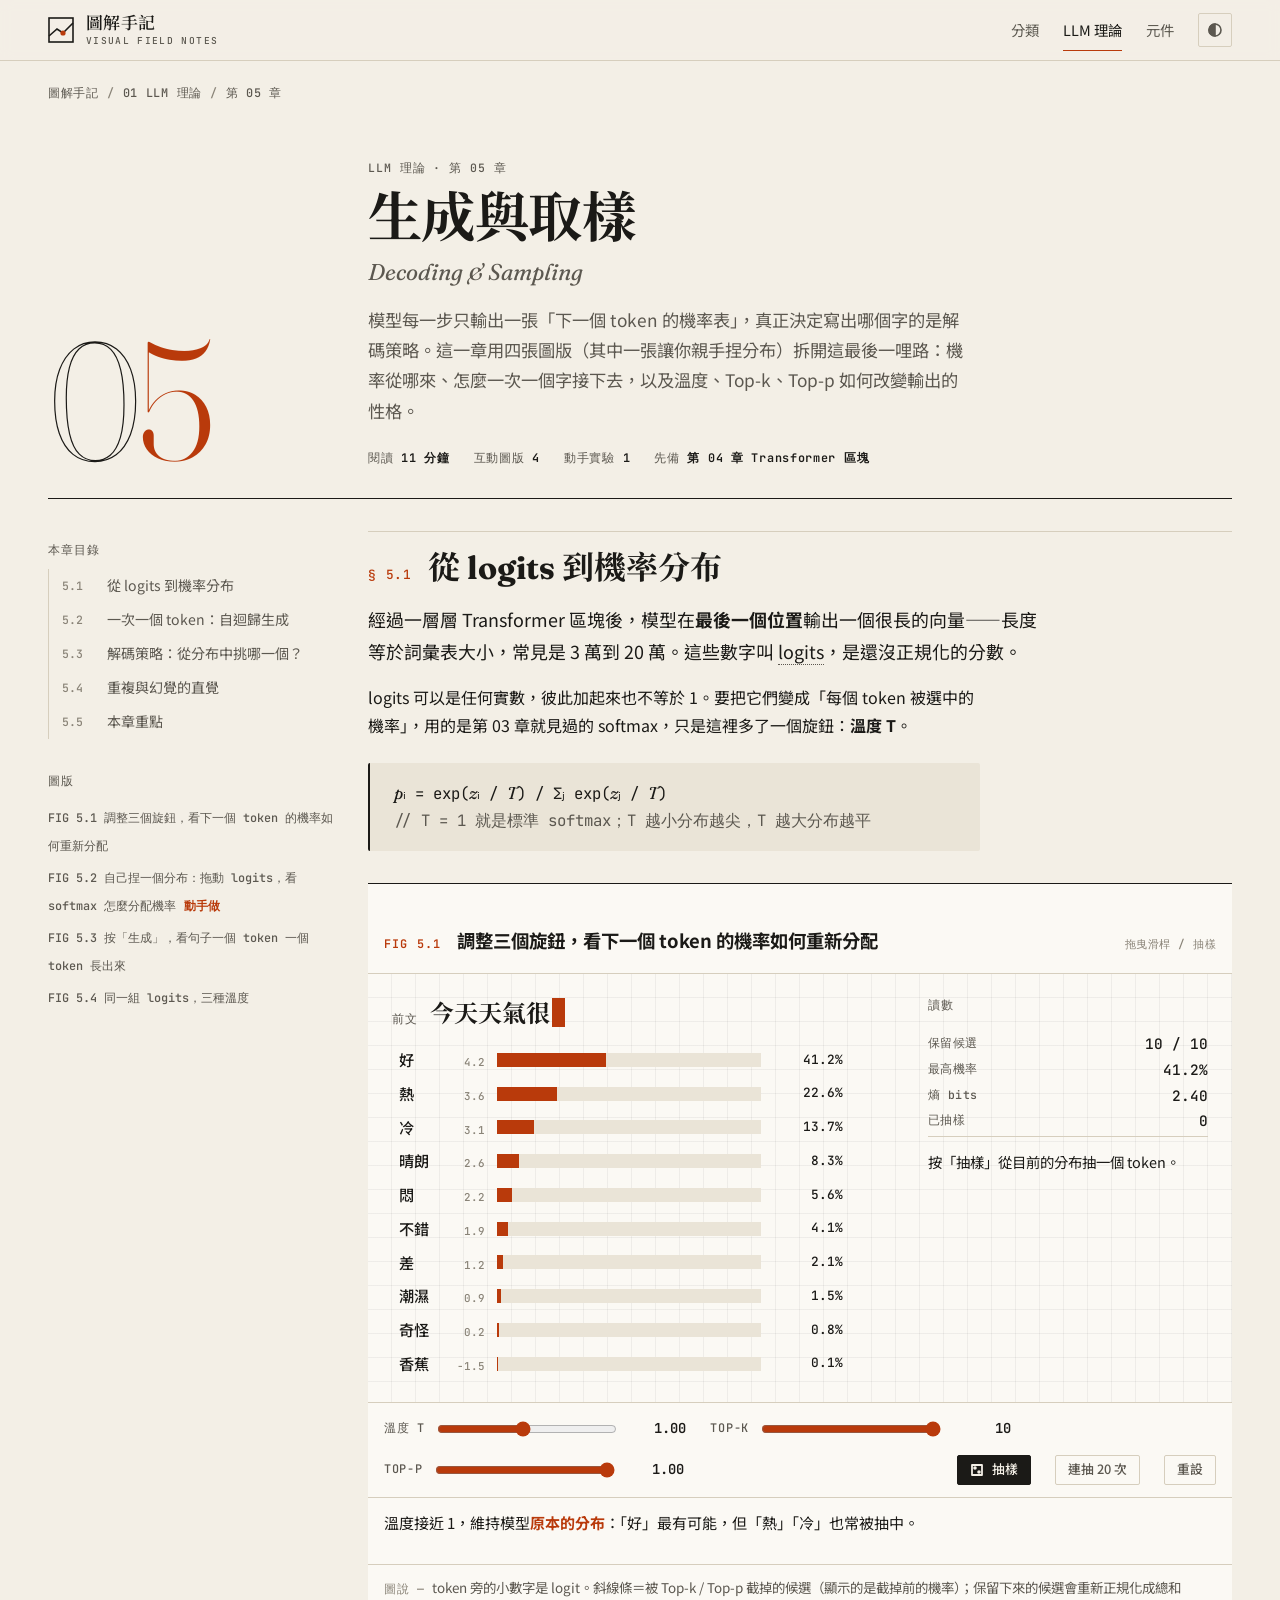
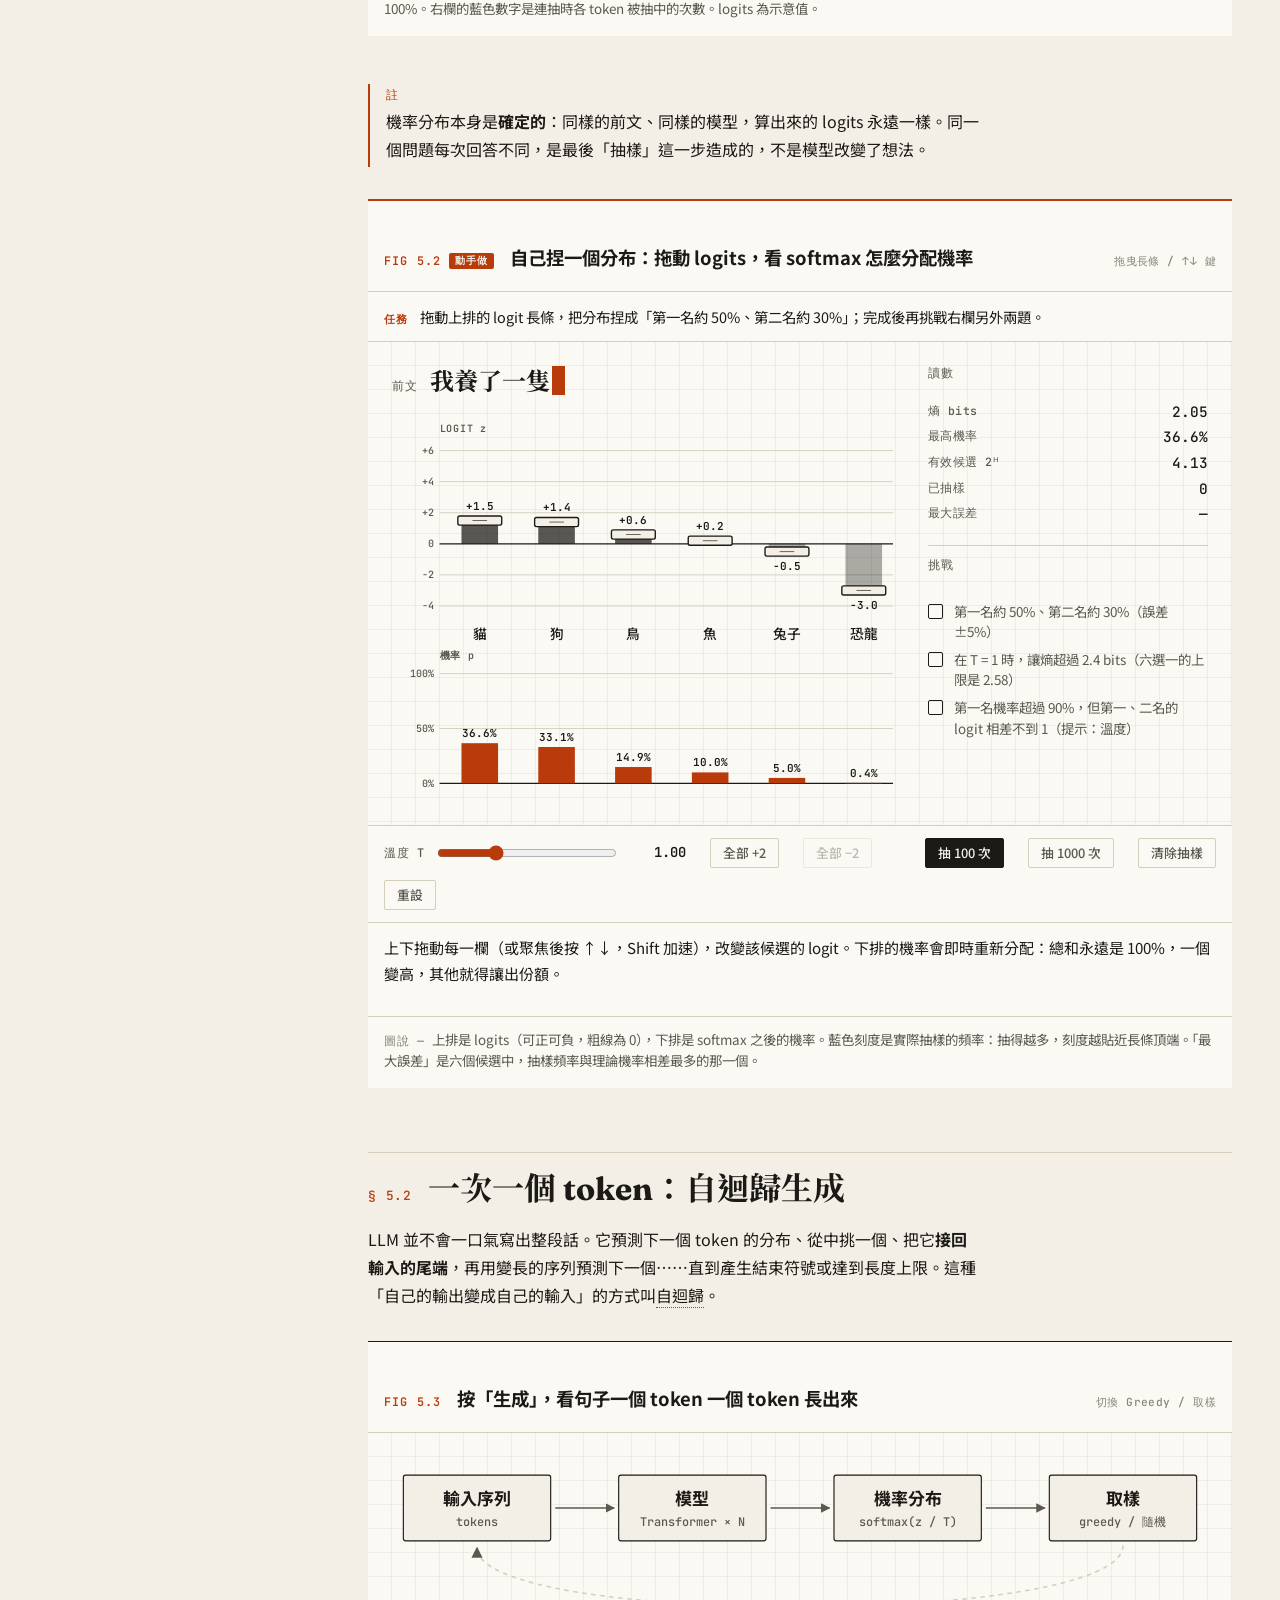
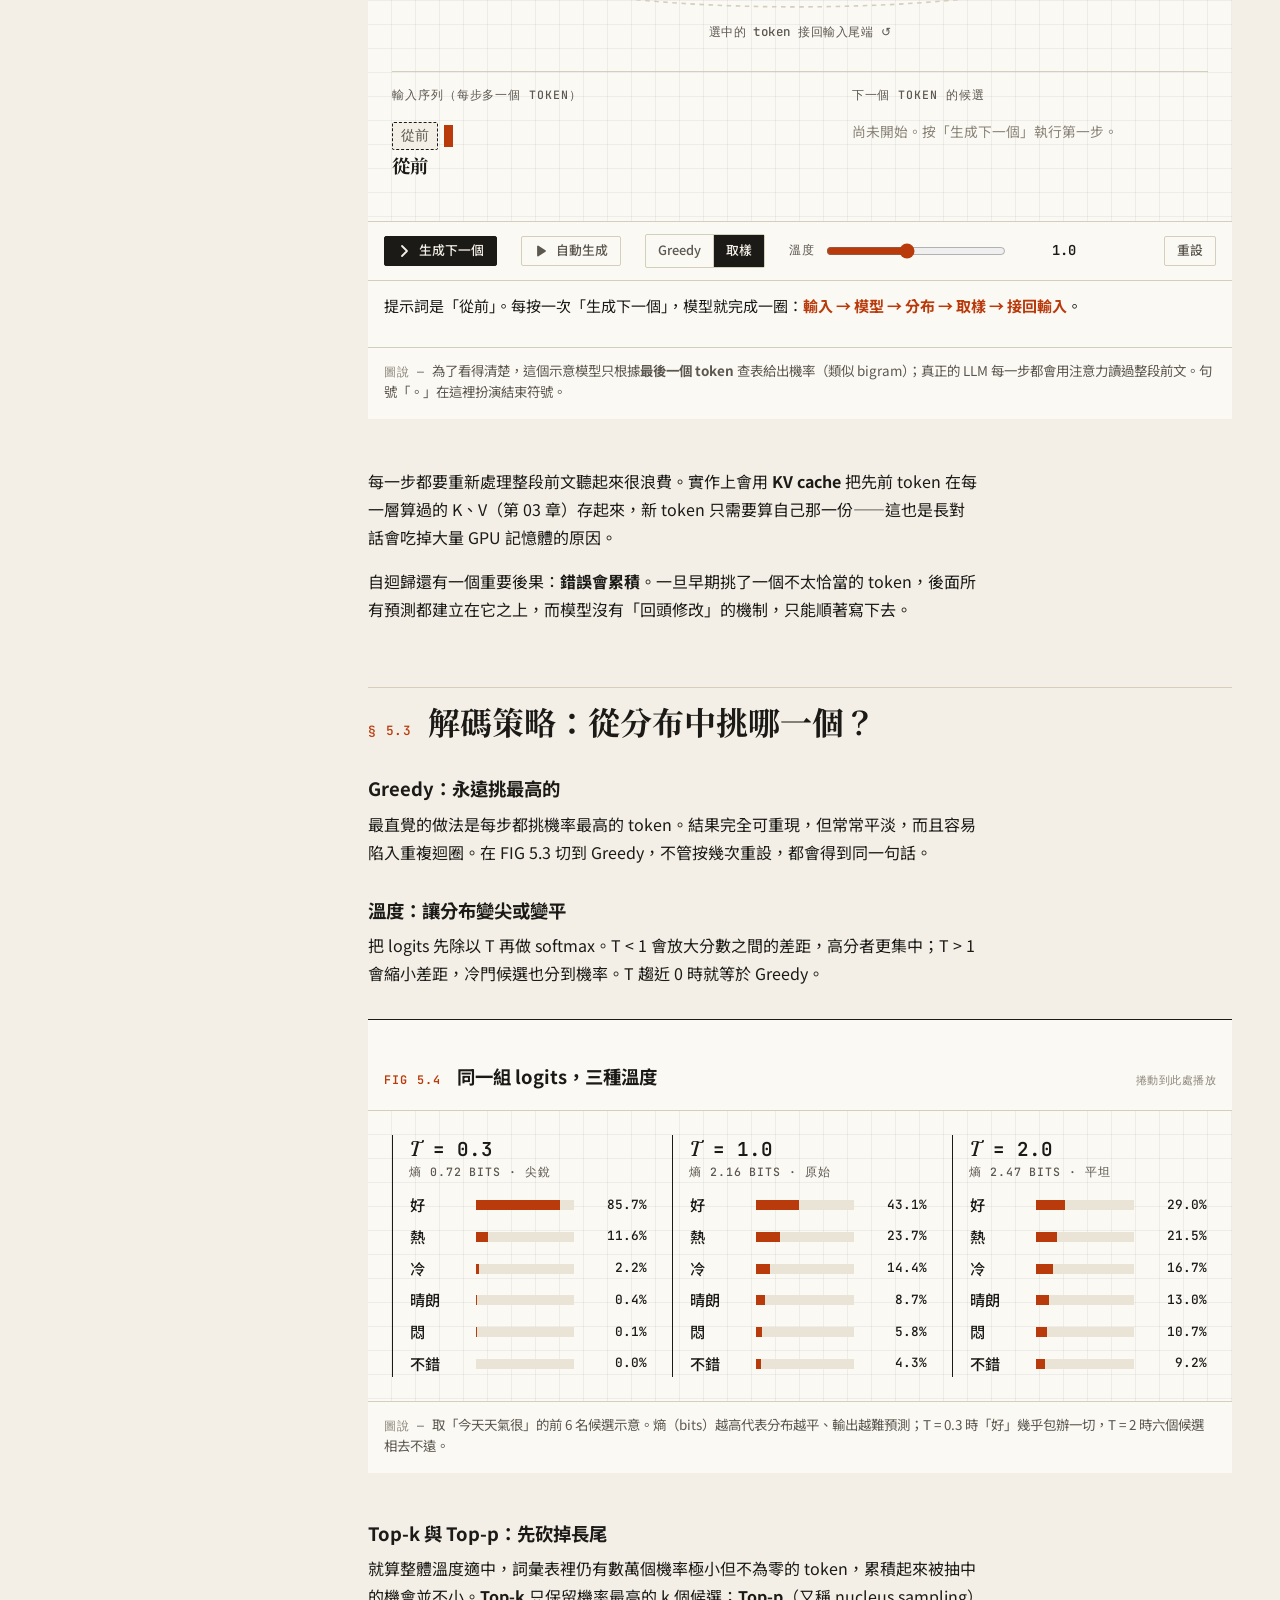
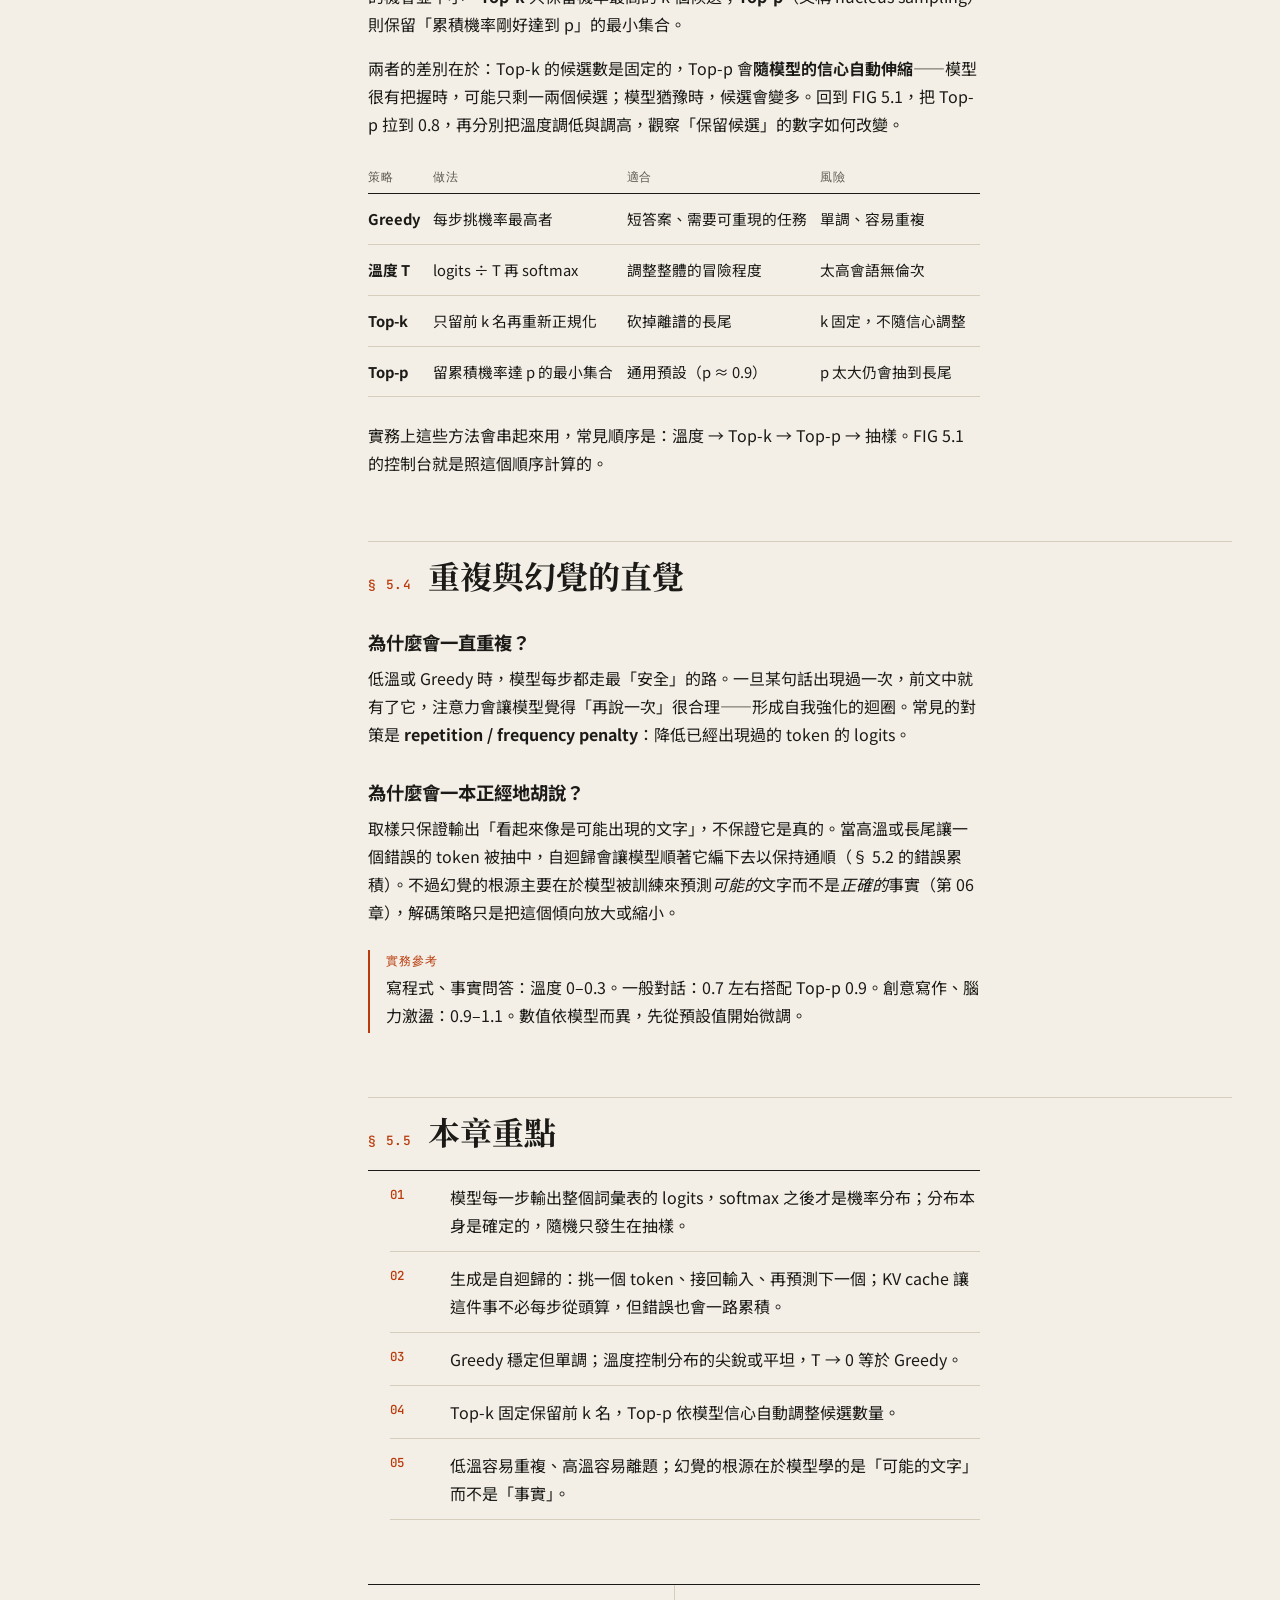
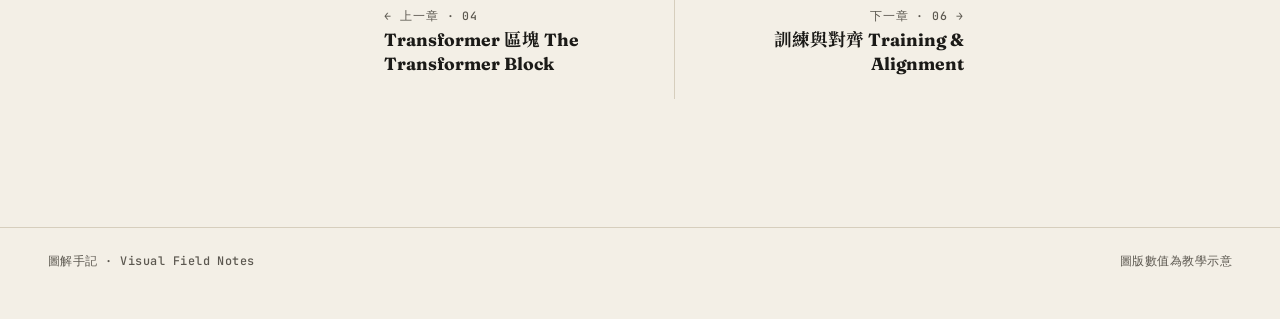
<file: llm/05-sampling.html>
<!doctype html>
<html lang="zh-Hant">
<head>
<meta charset="utf-8">
<meta name="viewport" content="width=device-width, initial-scale=1">
<title>生成與取樣 · LLM 理論 · 圖解手記</title>
<meta name="description" content="用可操作的圖版理解 LLM 如何一次生成一個 token：logits、softmax、溫度、Top-k 與 Top-p。">
<script>try{var t=localStorage.getItem("fl-theme");if(t)document.documentElement.setAttribute("data-theme",t)}catch(e){}</script>
<link rel="preconnect" href="https://fonts.googleapis.com">
<link rel="preconnect" href="https://fonts.gstatic.com" crossorigin>
<link rel="stylesheet" href="https://fonts.googleapis.com/css2?family=Fraunces:ital,opsz,wght@0,9..144,300..700;1,9..144,400&family=JetBrains+Mono:wght@400;500;600&family=Noto+Sans+TC:wght@400;500;700&family=Noto+Serif+TC:wght@700&display=swap">
<link rel="stylesheet" href="../assets/css/site.css">
<style>
  /* ---- 本章圖版樣式 ---- */

  /* 機率分布橫條（FIG 5.1 / 5.3 / 5.4 共用） */
  .dist { display: grid; gap: 6px; margin: var(--s-3) 0 0; padding: 0; }
  .dist-row {
    display: grid; grid-template-columns: 5.4em minmax(0, 1fr) 4.4em 2.6em; gap: var(--s-3); align-items: center;
    padding: 3px 6px; border: 1px solid transparent;
    transition: opacity var(--dur-2) linear, background var(--dur-2) linear, border-color var(--dur-2) linear;
  }
  .dist-tok { display: flex; justify-content: space-between; align-items: baseline; gap: 4px; font: 500 .95rem/1.3 var(--f-body); white-space: nowrap; }
  .dist-tok small { font: 500 .68rem var(--f-mono); color: var(--text-faint); }
  .dist-track { position: relative; height: 14px; background: var(--surface-sunken); }
  .dist-bar { position: absolute; inset: 0 auto 0 0; width: 0; background: var(--data-k); transition: width var(--dur-3) var(--ease-out); }
  .dist-p { font: 500 .8rem/1 var(--f-mono); text-align: right; font-variant-numeric: tabular-nums; white-space: nowrap; }
  .dist-n { font: 600 .74rem/1 var(--f-mono); color: var(--data-q); text-align: right; font-variant-numeric: tabular-nums; }
  .dist-row.cut { opacity: .5; }
  .dist-row.cut .dist-bar { background: repeating-linear-gradient(45deg, var(--text-faint) 0 2px, transparent 2px 6px); }
  .dist-row.cut .dist-p .pv { display: none; }
  .dist-row.cut .dist-p::after { content: "截掉"; color: var(--text-faint); }
  .dist-row.picked { border-color: var(--accent); background: var(--accent-soft); opacity: 1; }
  .dist-row.picked .dist-tok span { color: var(--accent); font-weight: 700; }
  @media (max-width: 520px) {
    .dist-row { grid-template-columns: 4.4em minmax(0, 1fr) 3.9em 1.6em; gap: var(--s-2); padding: 3px 2px; }
    .dist-tok { font-size: .9rem; }
  }
  .dist.compact .dist-row { grid-template-columns: 3.4em minmax(0, 1fr) 3.8em; padding: 2px 0; }
  .dist.compact .dist-track { height: 10px; }

  /* FIG 5.1 前文 */
  .ctx { margin: 0; display: flex; align-items: baseline; gap: var(--s-3); flex-wrap: wrap; }
  .ctx-text { font: 700 1.5rem/1.3 var(--f-display); }
  .ctx-cursor { display: inline-block; width: .55em; height: 1.2em; background: var(--accent); vertical-align: -0.18em; margin-left: 2px; animation: blink 1s steps(1) infinite; }
  @keyframes blink { 50% { opacity: 0; } }
  .ro-pick { margin: var(--s-3) 0 0; padding-top: var(--s-3); border-top: 1px solid var(--rule); font-size: .9rem; min-height: 3em; }
  .ro-pick b { font: 700 1.3rem/1.2 var(--f-display); color: var(--accent); }

  /* FIG 5.2 動手做：自己捏一個分布 */
  #lab-svg { width: 100%; height: auto; display: block; margin-top: var(--s-3); }
  .lb-grid { stroke: var(--rule); stroke-width: 1; }
  .lb-zero { stroke: var(--rule-strong); stroke-width: 1.2; }
  .lb-ax { font: 500 11px var(--f-mono); fill: var(--text-muted); text-anchor: end; dominant-baseline: central; }
  .lb-title { font: 600 11px var(--f-mono); fill: var(--text-muted); letter-spacing: .08em; }
  .lb-tok { font: 500 15px var(--f-body); fill: var(--text); text-anchor: middle; dominant-baseline: central; }
  .lb-logit { fill: var(--text); fill-opacity: .72; }
  .lb-logit.neg { fill-opacity: .36; }
  .lb-val { font: 600 12px var(--f-mono); fill: var(--text); text-anchor: middle; font-variant-numeric: tabular-nums; }
  .lb-prob { fill: var(--data-k); }
  .lb-pct { font: 600 12px var(--f-mono); fill: var(--text); text-anchor: middle; font-variant-numeric: tabular-nums; }
  .lb-emp { stroke: var(--data-q); stroke-width: 3; transition: opacity var(--dur-2) linear; }
  .lb-hit { fill: transparent; transition: fill var(--dur-1) linear; }
  .handle:hover .lb-hit, .handle.is-dragging .lb-hit { fill: var(--accent-soft); }
  .handle:focus-visible .lb-hit { fill: var(--data-q-soft); }
  .lb-grip { stroke: var(--text-muted); stroke-width: 1; pointer-events: none; }
  .lab-goals-h { margin-top: var(--s-4) !important; padding-top: var(--s-3); border-top: 1px solid var(--rule); }
  .prose .lab-goals { list-style: none; margin: var(--s-2) 0 0; padding: 0; display: grid; gap: var(--s-2); }
  .prose .lab-goals li { margin: 0; display: grid; grid-template-columns: 18px minmax(0, 1fr); gap: var(--s-2); font-size: .84rem; line-height: 1.5; color: var(--text-muted); }
  .lab-goals .box { width: 15px; height: 15px; margin-top: 3px; border: 1px solid var(--rule-strong); border-radius: var(--radius-1); display: grid; place-items: center; font: 700 11px/1 var(--f-mono); color: transparent; transition: background var(--dur-2) linear, color var(--dur-2) linear; }
  .lab-goals li.done { color: var(--text); }
  .lab-goals li.done .box { background: var(--accent); border-color: var(--accent); color: var(--surface-page); }

  /* FIG 5.3 自迴歸迴圈 */
  .lp-box rect { fill: var(--surface-page); stroke: var(--rule-strong); stroke-width: 1; transition: fill var(--dur-2) linear, stroke var(--dur-2) linear; }
  .lp-box .lp-t { font: 700 15px var(--f-body); fill: var(--text); text-anchor: middle; }
  .lp-box .lp-s { font: 500 10.5px var(--f-mono); fill: var(--text-muted); text-anchor: middle; }
  .lp-box.on rect { fill: var(--accent-soft); stroke: var(--accent); stroke-width: 2; }
  .lp-box.on .lp-t { fill: var(--accent); }
  .lp-arrow { fill: none; stroke: var(--text-muted); stroke-width: 1.2; }
  .lp-ret-bg { fill: none; stroke: var(--rule); stroke-width: 1.4; stroke-dasharray: 4 4; }
  .lp-ret { fill: none; stroke: var(--accent); stroke-width: 2; }
  .lp-ret-lbl { font: 500 11px var(--f-mono); fill: var(--text-muted); text-anchor: middle; letter-spacing: .04em; }
  .gen-grid { display: grid; grid-template-columns: minmax(0, 1.2fr) minmax(0, 1fr); gap: var(--s-6); margin-top: var(--s-5); padding-top: var(--s-4); border-top: 1px solid var(--rule); }
  @media (max-width: 760px) { .gen-grid { grid-template-columns: 1fr; gap: var(--s-5); } }
  .seq { display: flex; flex-wrap: wrap; gap: 6px; margin-top: var(--s-3); align-items: center; min-height: 34px; }
  .tok.is-prompt { border-style: dashed; color: var(--text-muted); }
  .tok.is-new { border-color: var(--accent); color: var(--accent); animation: tokIn var(--dur-3) var(--ease-out); }
  .tok.is-end { border-color: var(--text-faint); color: var(--text-faint); }
  @keyframes tokIn { from { clip-path: inset(0 100% 0 0); } to { clip-path: inset(0 0 0 0); } }
  .seq .caret { width: 9px; height: 22px; background: var(--accent); animation: blink 1s steps(1) infinite; }
  .gen-out { margin: var(--s-4) 0 0; font: 700 1.15rem/1.5 var(--f-display); min-height: 1.5em; }
  .gen-empty { font-size: .86rem; color: var(--text-faint); margin: var(--s-3) 0 0; }

  /* FIG 5.4 溫度並排 */
  .tgrid { display: grid; grid-template-columns: repeat(auto-fit, minmax(min(100%, 220px), 1fr)); gap: var(--s-5); }
  .tpanel { border-left: 1px solid var(--rule-strong); padding-left: var(--s-4); min-width: 0; }
  .tpanel h4 { margin: 0; font: 600 1.2rem/1.2 var(--f-mono); }
  .tpanel h4 var { font: italic 400 1.1em var(--f-display); }
  .tpanel .meta-label { display: block; margin-top: 4px; }

  /* 策略比較表 */
  .table-wrap { overflow-x: auto; margin: var(--s-5) 0; }
  .cmp { width: 100%; min-width: 560px; border-collapse: collapse; font-size: .92rem; }
  .cmp th { text-align: left; font: 500 .72rem/1.3 var(--f-mono); letter-spacing: .08em; text-transform: uppercase; color: var(--text-muted); padding: var(--s-2) var(--s-3) var(--s-2) 0; border-bottom: 1px solid var(--rule-strong); }
  .cmp td { padding: var(--s-3) var(--s-3) var(--s-3) 0; border-bottom: 1px solid var(--rule); vertical-align: top; }
  .cmp td:first-child { font-weight: 700; white-space: nowrap; }
</style>
</head>
<body data-track="llm" data-chapter="05">
<a class="skip-link" href="#main">跳到主要內容</a>
<header class="masthead"><div class="masthead-inner">
  <a class="brand" href="../index.html">
    <svg class="brand-mark" viewBox="0 0 26 26" aria-hidden="true"><rect class="bm-frame" x="1" y="1" width="24" height="24"/><path class="bm-line" d="M1 19 L9 12 L15 16 L25 6"/><circle class="bm-dot" cx="15" cy="16" r="2.6"/></svg>
    <span class="brand-name">圖解手記<small>Visual Field Notes</small></span>
  </a>
  <nav class="site-nav" aria-label="主要">
    <a href="../index.html#categories" class="nav-optional">分類</a>
    <a href="index.html" class="is-current">LLM 理論</a>
    <a href="../preview.html" class="nav-optional">元件</a>
  </nav>
  <button class="theme-toggle" type="button" aria-label="切換主題"><svg viewBox="0 0 16 16" aria-hidden="true"><circle cx="8" cy="8" r="6"/><path d="M8 2a6 6 0 0 0 0 12z" fill="currentColor"/></svg></button>
</div></header>

<main id="main" class="page">
  <ol class="crumbs">
    <li><a href="../index.html">圖解手記</a></li>
    <li><a href="index.html">01 LLM 理論</a></li>
    <li aria-current="page">第 05 章</li>
  </ol>

  <header class="chapter-head">
    <p class="chapter-num" aria-hidden="true">0<span class="num-accent">5</span></p>
    <div>
      <p class="meta-label">LLM 理論 · 第 05 章</p>
      <h1 class="chapter-title">生成與取樣<span class="en">Decoding &amp; Sampling</span></h1>
      <p class="chapter-deck">模型每一步只輸出一張「下一個 token 的機率表」，真正決定寫出哪個字的是解碼策略。這一章用四張圖版（其中一張讓你親手捏分布）拆開這最後一哩路：機率從哪來、怎麼一次一個字接下去，以及溫度、Top-k、Top-p 如何改變輸出的性格。</p>
      <ul class="chapter-meta">
        <li>閱讀 <b>11 分鐘</b></li>
        <li>互動圖版 <b>4</b></li>
        <li>動手實驗 <b>1</b></li>
        <li>先備 <b>第 04 章 Transformer 區塊</b></li>
      </ul>
    </div>
  </header>

  <div class="chapter-body">
    <aside class="rail" aria-label="本章導覽">
      <div class="rail-inner">
        <div>
          <p class="meta-label">本章目錄</p>
          <ol class="toc"></ol>
        </div>
        <div class="rail-figs-wrap">
          <p class="meta-label">圖版</p>
          <ul class="rail-figs"></ul>
        </div>
      </div>
    </aside>

    <article class="prose">
      <h2 id="logits"><span class="sec">§ 5.1</span>從 logits 到機率分布</h2>
      <p class="lede">經過一層層 Transformer 區塊後，模型在<strong>最後一個位置</strong>輸出一個很長的向量——長度等於詞彙表大小，常見是 3 萬到 20 萬。這些數字叫 <span class="term" title="logits">logits</span>，是還沒正規化的分數。</p>
      <p>logits 可以是任何實數，彼此加起來也不等於 1。要把它們變成「每個 token 被選中的機率」，用的是第 03 章就見過的 softmax，只是這裡多了一個旋鈕：<strong>溫度 T</strong>。</p>
      <div class="formula" role="math" aria-label="p i equals exp of z i over T, divided by the sum over j of exp of z j over T">
        <var>p</var>ᵢ = exp(<var>z</var>ᵢ / <var>T</var>) / Σⱼ exp(<var>z</var>ⱼ / <var>T</var>)<br>
        <span class="cmt">// T = 1 就是標準 softmax；T 越小分布越尖，T 越大分布越平</span>
      </div>

      <figure class="plate" id="fig-5-1" tabindex="-1">
        <div class="plate-head">
          <span class="plate-fig">FIG 5.1</span>
          <h3 class="plate-title">調整三個旋鈕，看下一個 token 的機率如何重新分配</h3>
          <span class="plate-hint">拖曳滑桿 / 抽樣</span>
        </div>
        <div class="plate-stage">
          <div class="stage-split">
            <div>
              <p class="ctx"><span class="meta-label">前文</span><span class="ctx-text">今天天氣很<span class="ctx-cursor" aria-hidden="true"></span></span></p>
              <div class="dist" id="cons-dist" role="list" aria-label="候選 token 機率"></div>
            </div>
            <div class="readout">
              <p class="meta-label">讀數</p>
              <dl>
                <dt>保留候選</dt><dd id="ro-keep">10</dd>
                <dt>最高機率</dt><dd><span id="ro-max">0.0</span>%</dd>
                <dt>熵 bits</dt><dd id="ro-ent">0.00</dd>
                <dt>已抽樣</dt><dd id="ro-n">0</dd>
              </dl>
              <p class="ro-pick" id="ro-pick" aria-live="polite">按「抽樣」從目前的分布抽一個 token。</p>
            </div>
          </div>
        </div>
        <div class="plate-controls">
          <div class="field"><label for="cons-t">溫度 T</label><input type="range" id="cons-t" min="0.1" max="2" step="0.05" value="1"><output for="cons-t" id="cons-t-o">1.00</output></div>
          <div class="field"><label for="cons-k">Top-k</label><input type="range" id="cons-k" min="1" max="10" step="1" value="10"><output for="cons-k" id="cons-k-o">10</output></div>
          <div class="field"><label for="cons-p">Top-p</label><input type="range" id="cons-p" min="0.1" max="1" step="0.05" value="1"><output for="cons-p" id="cons-p-o">1.00</output></div>
          <span class="spacer"></span>
          <button class="btn btn-primary btn-sm" type="button" id="cons-sample"><svg viewBox="0 0 14 14"><rect x="2" y="2" width="10" height="10"/><circle cx="5" cy="5" r=".9" fill="currentColor"/><circle cx="9" cy="9" r=".9" fill="currentColor"/></svg>抽樣</button>
          <button class="btn btn-ghost btn-sm" type="button" id="cons-burst">連抽 20 次</button>
          <button class="btn btn-ghost btn-sm" type="button" id="cons-reset">重設</button>
        </div>
        <p class="plate-narr" id="cons-narr"></p>
        <p class="plate-cap">token 旁的小數字是 logit。斜線條＝被 Top-k / Top-p 截掉的候選（顯示的是截掉前的機率）；保留下來的候選會重新正規化成總和 100%。右欄的藍色數字是連抽時各 token 被抽中的次數。logits 為示意值。</p>
      </figure>

      <div class="note">
        <span class="meta-label">註</span>
        <p>機率分布本身是<strong>確定的</strong>：同樣的前文、同樣的模型，算出來的 logits 永遠一樣。同一個問題每次回答不同，是最後「抽樣」這一步造成的，不是模型改變了想法。</p>
      </div>

      <figure class="plate is-lab" id="fig-5-2" tabindex="-1">
        <div class="plate-head">
          <span class="plate-fig">FIG 5.2<span class="lab-tag">動手做</span></span>
          <h3 class="plate-title">自己捏一個分布：拖動 logits，看 softmax 怎麼分配機率</h3>
          <span class="plate-hint">拖曳長條 / ↑↓ 鍵</span>
        </div>
        <div class="lab-task"><p>拖動上排的 logit 長條，把分布捏成「第一名約 50%、第二名約 30%」；完成後再挑戰右欄另外兩題。</p></div>
        <div class="plate-stage">
          <div class="stage-split">
            <div>
              <p class="ctx"><span class="meta-label">前文</span><span class="ctx-text">我養了一隻<span class="ctx-cursor" aria-hidden="true"></span></span></p>
              <svg id="lab-svg" viewBox="0 0 560 424" role="group" aria-label="可拖曳的 logit 長條（上）與對應的 softmax 機率（下）"></svg>
            </div>
            <div class="readout">
              <p class="meta-label">讀數</p>
              <dl>
                <dt>熵 bits</dt><dd id="lab-ent">0.00</dd>
                <dt>最高機率</dt><dd><span id="lab-max">0.0</span>%</dd>
                <dt>有效候選 2ᴴ</dt><dd id="lab-eff">0.00</dd>
                <dt>已抽樣</dt><dd id="lab-n">0</dd>
                <dt>最大誤差</dt><dd id="lab-gap">—</dd>
              </dl>
              <p class="meta-label lab-goals-h">挑戰</p>
              <ol class="lab-goals" id="lab-goals"></ol>
            </div>
          </div>
        </div>
        <div class="plate-controls">
          <div class="field"><label for="lab-t">溫度 T</label><input type="range" id="lab-t" min="0.1" max="3" step="0.05" value="1"><output for="lab-t" id="lab-t-o">1.00</output></div>
          <button class="btn btn-ghost btn-sm" type="button" id="lab-up">全部 +2</button>
          <button class="btn btn-ghost btn-sm" type="button" id="lab-down">全部 −2</button>
          <span class="spacer"></span>
          <button class="btn btn-primary btn-sm" type="button" id="lab-s100">抽 100 次</button>
          <button class="btn btn-ghost btn-sm" type="button" id="lab-s1000">抽 1000 次</button>
          <button class="btn btn-ghost btn-sm" type="button" id="lab-clear">清除抽樣</button>
          <button class="btn btn-ghost btn-sm" type="button" id="lab-reset">重設</button>
        </div>
        <p class="plate-narr" id="lab-narr"></p>
        <p class="plate-cap">上排是 logits（可正可負，粗線為 0），下排是 softmax 之後的機率。藍色刻度是實際抽樣的頻率：抽得越多，刻度越貼近長條頂端。「最大誤差」是六個候選中，抽樣頻率與理論機率相差最多的那一個。</p>
      </figure>

      <h2 id="autoregressive"><span class="sec">§ 5.2</span>一次一個 token：自迴歸生成</h2>
      <p>LLM 並不會一口氣寫出整段話。它預測下一個 token 的分布、從中挑一個、把它<strong>接回輸入的尾端</strong>，再用變長的序列預測下一個……直到產生結束符號或達到長度上限。這種「自己的輸出變成自己的輸入」的方式叫<span class="term" title="Autoregressive">自迴歸</span>。</p>

      <figure class="plate" id="fig-5-3" tabindex="-1">
        <div class="plate-head">
          <span class="plate-fig">FIG 5.3</span>
          <h3 class="plate-title">按「生成」，看句子一個 token 一個 token 長出來</h3>
          <span class="plate-hint">切換 Greedy / 取樣</span>
        </div>
        <div class="plate-stage">
          <div class="stage-scroll"><svg class="stage-svg" id="loop-svg" viewBox="0 0 720 168" role="img" aria-label="自迴歸生成迴圈：輸入序列、模型、機率分布、取樣，再接回輸入"></svg></div>
          <p class="scroll-hint">← 可橫向捲動 →</p>
          <div class="gen-grid">
            <div>
              <p class="meta-label">輸入序列（每步多一個 token）</p>
              <div class="seq" id="gen-seq"></div>
              <p class="gen-out" id="gen-out" aria-live="polite"></p>
            </div>
            <div>
              <p class="meta-label" id="gen-dist-title">下一個 token 的候選</p>
              <div class="dist" id="gen-dist" role="list" aria-label="下一個 token 候選機率"></div>
              <p class="gen-empty" id="gen-empty">尚未開始。按「生成下一個」執行第一步。</p>
            </div>
          </div>
        </div>
        <div class="plate-controls">
          <button class="btn btn-primary btn-sm" type="button" id="gen-step"><svg viewBox="0 0 14 14"><path d="m5 2 5 5-5 5"/></svg>生成下一個</button>
          <button class="btn btn-ghost btn-sm" type="button" id="gen-auto" aria-pressed="false"><svg viewBox="0 0 14 14"><path d="M4 2.5v9l7-4.5z" fill="currentColor"/></svg><span class="lbl">自動生成</span></button>
          <div class="seg" role="group" aria-label="解碼方式">
            <button type="button" aria-pressed="false" data-mode="greedy">Greedy</button>
            <button type="button" aria-pressed="true" data-mode="sample">取樣</button>
          </div>
          <div class="field"><label for="gen-t">溫度</label><input type="range" id="gen-t" min="0.2" max="2" step="0.1" value="1"><output for="gen-t" id="gen-t-o">1.0</output></div>
          <span class="spacer"></span>
          <button class="btn btn-ghost btn-sm" type="button" id="gen-reset">重設</button>
        </div>
        <p class="plate-narr" id="gen-narr"></p>
        <p class="plate-cap">為了看得清楚，這個示意模型只根據<strong>最後一個 token</strong> 查表給出機率（類似 bigram）；真正的 LLM 每一步都會用注意力讀過整段前文。句號「。」在這裡扮演結束符號。</p>
      </figure>

      <p>每一步都要重新處理整段前文聽起來很浪費。實作上會用 <strong>KV cache</strong> 把先前 token 在每一層算過的 K、V（第 03 章）存起來，新 token 只需要算自己那一份——這也是長對話會吃掉大量 GPU 記憶體的原因。</p>
      <p>自迴歸還有一個重要後果：<strong>錯誤會累積</strong>。一旦早期挑了一個不太恰當的 token，後面所有預測都建立在它之上，而模型沒有「回頭修改」的機制，只能順著寫下去。</p>

      <h2 id="strategies"><span class="sec">§ 5.3</span>解碼策略：從分布中挑哪一個？</h2>
      <h3>Greedy：永遠挑最高的</h3>
      <p>最直覺的做法是每步都挑機率最高的 token。結果完全可重現，但常常平淡，而且容易陷入重複迴圈。在 FIG 5.3 切到 Greedy，不管按幾次重設，都會得到同一句話。</p>

      <h3>溫度：讓分布變尖或變平</h3>
      <p>把 logits 先除以 T 再做 softmax。T &lt; 1 會放大分數之間的差距，高分者更集中；T &gt; 1 會縮小差距，冷門候選也分到機率。T 趨近 0 時就等於 Greedy。</p>

      <figure class="plate" id="fig-5-4" tabindex="-1">
        <div class="plate-head">
          <span class="plate-fig">FIG 5.4</span>
          <h3 class="plate-title">同一組 logits，三種溫度</h3>
          <span class="plate-hint">捲動到此處播放</span>
        </div>
        <div class="plate-stage" style="min-height:0">
          <div class="tgrid" id="tgrid"></div>
        </div>
        <p class="plate-cap">取「今天天氣很」的前 6 名候選示意。熵（bits）越高代表分布越平、輸出越難預測；T = 0.3 時「好」幾乎包辦一切，T = 2 時六個候選相去不遠。</p>
      </figure>

      <h3>Top-k 與 Top-p：先砍掉長尾</h3>
      <p>就算整體溫度適中，詞彙表裡仍有數萬個機率極小但不為零的 token，累積起來被抽中的機會並不小。<strong>Top-k</strong> 只保留機率最高的 k 個候選；<strong>Top-p</strong>（又稱 nucleus sampling）則保留「累積機率剛好達到 p」的最小集合。</p>
      <p>兩者的差別在於：Top-k 的候選數是固定的，Top-p 會<strong>隨模型的信心自動伸縮</strong>——模型很有把握時，可能只剩一兩個候選；模型猶豫時，候選會變多。回到 FIG 5.1，把 Top-p 拉到 0.8，再分別把溫度調低與調高，觀察「保留候選」的數字如何改變。</p>

      <div class="table-wrap">
        <table class="cmp">
          <thead><tr><th scope="col">策略</th><th scope="col">做法</th><th scope="col">適合</th><th scope="col">風險</th></tr></thead>
          <tbody>
            <tr><td>Greedy</td><td>每步挑機率最高者</td><td>短答案、需要可重現的任務</td><td>單調、容易重複</td></tr>
            <tr><td>溫度 T</td><td>logits ÷ T 再 softmax</td><td>調整整體的冒險程度</td><td>太高會語無倫次</td></tr>
            <tr><td>Top-k</td><td>只留前 k 名再重新正規化</td><td>砍掉離譜的長尾</td><td>k 固定，不隨信心調整</td></tr>
            <tr><td>Top-p</td><td>留累積機率達 p 的最小集合</td><td>通用預設（p ≈ 0.9）</td><td>p 太大仍會抽到長尾</td></tr>
          </tbody>
        </table>
      </div>
      <p>實務上這些方法會串起來用，常見順序是：溫度 → Top-k → Top-p → 抽樣。FIG 5.1 的控制台就是照這個順序計算的。</p>

      <h2 id="pitfalls"><span class="sec">§ 5.4</span>重複與幻覺的直覺</h2>
      <h3>為什麼會一直重複？</h3>
      <p>低溫或 Greedy 時，模型每步都走最「安全」的路。一旦某句話出現過一次，前文中就有了它，注意力會讓模型覺得「再說一次」很合理——形成自我強化的迴圈。常見的對策是 <strong>repetition / frequency penalty</strong>：降低已經出現過的 token 的 logits。</p>
      <h3>為什麼會一本正經地胡說？</h3>
      <p>取樣只保證輸出「看起來像是可能出現的文字」，不保證它是真的。當高溫或長尾讓一個錯誤的 token 被抽中，自迴歸會讓模型順著它編下去以保持通順（§ 5.2 的錯誤累積）。不過幻覺的根源主要在於模型被訓練來預測<em>可能的</em>文字而不是<em>正確的</em>事實（第 06 章），解碼策略只是把這個傾向放大或縮小。</p>
      <div class="note">
        <span class="meta-label">實務參考</span>
        <p>寫程式、事實問答：溫度 0–0.3。一般對話：0.7 左右搭配 Top-p 0.9。創意寫作、腦力激盪：0.9–1.1。數值依模型而異，先從預設值開始微調。</p>
      </div>

      <h2 id="recap"><span class="sec">§ 5.5</span>本章重點</h2>
      <ol class="takeaways">
        <li>模型每一步輸出整個詞彙表的 logits，softmax 之後才是機率分布；分布本身是確定的，隨機只發生在抽樣。</li>
        <li>生成是自迴歸的：挑一個 token、接回輸入、再預測下一個；KV cache 讓這件事不必每步從頭算，但錯誤也會一路累積。</li>
        <li>Greedy 穩定但單調；溫度控制分布的尖銳或平坦，T → 0 等於 Greedy。</li>
        <li>Top-k 固定保留前 k 名，Top-p 依模型信心自動調整候選數量。</li>
        <li>低溫容易重複、高溫容易離題；幻覺的根源在於模型學的是「可能的文字」而不是「事實」。</li>
      </ol>

      <nav class="pager" data-auto aria-label="章節翻頁"></nav>
    </article>
  </div>
</main>

<footer class="site-foot"><div class="site-foot-inner">
  <p>圖解手記 · Visual Field Notes</p>
  <p>圖版數值為教學示意</p>
</div></footer>

<script src="../assets/js/catalog.js"></script>
<script src="../assets/js/site.js"></script>
<script>
(function () {
  "use strict";
  var S = FL.svg, E = FL.el;

  var CANDS = [["好", 4.2], ["熱", 3.6], ["冷", 3.1], ["晴朗", 2.6], ["悶", 2.2], ["不錯", 1.9], ["差", 1.2], ["潮濕", 0.9], ["奇怪", 0.2], ["香蕉", -1.5]];

  function entropy(ps) {
    return ps.reduce(function (h, p) { return p > 0 ? h - p * Math.log2(p) : h; }, 0);
  }
  function drawFrom(ps) {
    var r = Math.random(), cum = 0, last = 0;
    for (var i = 0; i < ps.length; i++) {
      if (ps[i] <= 0) continue;
      last = i; cum += ps[i];
      if (r < cum) return i;
    }
    return last;
  }
  /* 一列機率條；回傳可更新的參照 */
  function distRow(parent, label, logit, withCount) {
    var r = E("div", { class: "dist-row", role: "listitem" }, parent);
    var t = E("span", { class: "dist-tok" }, r);
    E("span", { text: label }, t);
    if (logit != null) E("small", { text: logit.toFixed(1) }, t);
    var tr = E("span", { class: "dist-track" }, r);
    var bar = E("i", { class: "dist-bar" }, tr);
    var p = E("span", { class: "dist-p" }, r);
    var pv = E("span", { class: "pv" }, p);
    var num = E("span", { text: "0.0" }, pv);
    pv.appendChild(document.createTextNode("%"));
    var n = withCount ? E("span", { class: "dist-n" }, r) : null;
    return { r: r, bar: bar, num: num, n: n, count: 0, label: label };
  }

  /* =========================================================
     FIG 5.1 — 取樣控制台
     ========================================================= */
  (function samplingConsole() {
    var plate = document.getElementById("fig-5-1");
    var logits = CANDS.map(function (c) { return c[1]; });
    var list = document.getElementById("cons-dist");
    var rows = CANDS.map(function (c) { return distRow(list, c[0], c[1], true); });
    var sT = document.getElementById("cons-t"), sK = document.getElementById("cons-k"), sP = document.getElementById("cons-p");
    var oT = document.getElementById("cons-t-o"), oK = document.getElementById("cons-k-o"), oP = document.getElementById("cons-p-o");
    var roKeep = document.getElementById("ro-keep"), roMax = document.getElementById("ro-max"), roEnt = document.getElementById("ro-ent"), roN = document.getElementById("ro-n"), roPick = document.getElementById("ro-pick");
    var narr = document.getElementById("cons-narr");
    var cur = null, total = 0;

    // 溫度 → Top-k → Top-p → 重新正規化
    function compute(T, k, p) {
      var base = FL.softmax(logits, T);
      var order = base.map(function (v, i) { return i; }).sort(function (a, b) { return base[b] - base[a]; });
      var topk = order.slice(0, k);
      var sk = topk.reduce(function (s, i) { return s + base[i]; }, 0);
      var kept = [], cum = 0;
      for (var j = 0; j < topk.length; j++) {
        kept.push(topk[j]);
        cum += base[topk[j]] / sk;
        if (cum >= p - 1e-9) break;
      }
      var sf = kept.reduce(function (s, i) { return s + base[i]; }, 0);
      var probs = base.map(function () { return 0; });
      kept.forEach(function (i) { probs[i] = base[i] / sf; });
      return { base: base, probs: probs, kept: kept.length, cutByK: k < base.length, cutByP: kept.length < topk.length };
    }

    function clearPicks() {
      rows.forEach(function (r) { r.r.classList.remove("picked"); });
    }
    function resetCounts() {
      total = 0; roN.textContent = "0";
      rows.forEach(function (r) { r.count = 0; r.n.textContent = ""; });
      clearPicks();
      roPick.textContent = "按「抽樣」從目前的分布抽一個 token。";
    }

    function render() {
      var T = +sT.value, k = +sK.value, p = +sP.value;
      oT.textContent = T.toFixed(2); oK.textContent = k; oP.textContent = p.toFixed(2);
      cur = compute(T, k, p);
      rows.forEach(function (r, i) {
        var cut = cur.probs[i] === 0;
        r.r.classList.toggle("cut", cut);
        r.bar.style.width = ((cut ? cur.base[i] : cur.probs[i]) * 100).toFixed(2) + "%";
        FL.ticker(r.num, cur.probs[i] * 100, { digits: 1 });
        r.r.setAttribute("aria-label", r.label + (cut ? "：已截掉" : "：" + (cur.probs[i] * 100).toFixed(1) + "%"));
      });
      roKeep.textContent = cur.kept + " / " + logits.length;
      FL.ticker(roMax, Math.max.apply(null, cur.probs) * 100, { digits: 1 });
      FL.ticker(roEnt, entropy(cur.probs), { digits: 2 });

      var msg;
      if (T < 0.5) msg = "溫度很低，機率被<b>擠向最高分的「好」</b>——幾乎等同 Greedy，每次抽都差不多。";
      else if (T > 1.4) msg = "溫度很高，分布被<b>攤平</b>，連「香蕉」都分到了機率——輸出變得天馬行空。";
      else msg = "溫度接近 1，維持模型<b>原本的分布</b>：「好」最有可能，但「熱」「冷」也常被抽中。";
      if (cur.cutByK) msg += " Top-k = " + k + " 只保留前 " + k + " 名。";
      if (cur.cutByP) msg += " Top-p = " + p.toFixed(2) + " 只留下累積機率達到 " + Math.round(p * 100) + "% 的最小集合，目前剩 <b>" + cur.kept + "</b> 個候選。";
      narr.innerHTML = msg;
    }

    function sampleOnce() {
      var i = drawFrom(cur.probs);
      rows[i].count++; total++;
      rows[i].n.textContent = rows[i].count;
      return i;
    }
    function showPick(i, many) {
      clearPicks();
      rows[i].r.classList.add("picked");
      roN.textContent = total;
      roPick.innerHTML = (many ? "最後一次抽到 " : "抽到 ") + "<b>" + CANDS[i][0] + "</b>（機率 " + (cur.probs[i] * 100).toFixed(1) + "%）<br>今天天氣很" + CANDS[i][0] + "。";
    }

    [sT, sK, sP].forEach(function (s) { s.addEventListener("input", function () { resetCounts(); render(); }); });
    document.getElementById("cons-sample").addEventListener("click", function () { showPick(sampleOnce(), false); });
    document.getElementById("cons-burst").addEventListener("click", function () {
      var last = 0;
      for (var j = 0; j < 20; j++) last = sampleOnce();
      showPick(last, true);
    });
    document.getElementById("cons-reset").addEventListener("click", function () {
      sT.value = 1; sK.value = 10; sP.value = 1;
      resetCounts(); render();
    });
    render();
  })();

  /* =========================================================
     FIG 5.2 — 動手做：自己捏一個分布
     ========================================================= */
  (function logitLab() {
    var plate = document.getElementById("fig-5-2");
    var svg = document.getElementById("lab-svg");
    var TOKS = ["貓", "狗", "鳥", "魚", "兔子", "恐龍"];
    var INIT = [1.5, 1.4, 0.6, 0.2, -0.5, -3.0];
    var LMIN = -4, LMAX = 6;
    var logits = INIT.slice(), counts = TOKS.map(function () { return 0; }), total = 0;
    var probs = [], busy = false, cancelTween = null;
    var sT = document.getElementById("lab-t"), oT = document.getElementById("lab-t-o");
    var roEnt = document.getElementById("lab-ent"), roMax = document.getElementById("lab-max"), roEff = document.getElementById("lab-eff");
    var roN = document.getElementById("lab-n"), roGap = document.getElementById("lab-gap");
    var narr = document.getElementById("lab-narr");
    var bUp = document.getElementById("lab-up"), bDown = document.getElementById("lab-down");
    var b100 = document.getElementById("lab-s100"), b1000 = document.getElementById("lab-s1000");

    /* 版面 */
    var X0 = 96, DX = 84, BW = 40;
    function cx(i) { return X0 + i * DX; }
    function yL(l) { return 40 + (LMAX - l) * 17; }        // logit 6 → 40，−4 → 210
    function yP(p) { return 404 - p * 120; }               // 機率 1 → 284，0 → 404
    var S0 = yL(0);

    S("text", { class: "lb-title", x: 52, y: 20, text: "LOGIT z" }, svg);
    [-4, -2, 0, 2, 4, 6].forEach(function (l) {
      S("line", { class: l === 0 ? "lb-zero" : "lb-grid", x1: 52, x2: 548, y1: yL(l), y2: yL(l) }, svg);
      S("text", { class: "lb-ax", x: 46, y: yL(l), text: (l > 0 ? "+" : "") + l }, svg);
    });
    S("text", { class: "lb-title", x: 52, y: 268, text: "機率 p" }, svg);
    [0, 0.5, 1].forEach(function (p) {
      S("line", { class: p === 0 ? "lb-zero" : "lb-grid", x1: 52, x2: 548, y1: yP(p), y2: yP(p) }, svg);
      S("text", { class: "lb-ax", x: 46, y: yP(p), text: Math.round(p * 100) + "%" }, svg);
    });

    var cols = TOKS.map(function (t, i) {
      var x = cx(i);
      var bar = S("rect", { class: "lb-logit", x: x - BW / 2, width: BW }, svg);
      S("text", { class: "lb-tok", x: x, y: 240, text: t }, svg);
      var pbar = S("rect", { class: "lb-prob", x: x - BW / 2, width: BW }, svg);
      var pct = S("text", { class: "lb-pct" }, svg);
      pct.setAttribute("x", x);
      var emp = S("line", { class: "lb-emp", x1: x - 27, x2: x + 27, opacity: 0 }, svg);

      // 整欄都是拖曳熱區；頂端的握把顯示目前位置
      var h = S("g", { role: "slider", "aria-label": "「" + t + "」的 logit", "aria-valuemin": LMIN, "aria-valuemax": LMAX }, svg);
      S("rect", { class: "lb-hit", x: x - 38, y: yL(LMAX) - 10, width: 76, height: yL(LMIN) - yL(LMAX) + 20 }, h);
      var grip = S("rect", { class: "handle-ring", x: x - 24, width: 48, height: 10, rx: 2 }, h);
      var g1 = S("line", { class: "lb-grip", x1: x - 8, x2: x + 8 }, h);
      var val = S("text", { class: "lb-val", x: x }, h);
      FL.drag(svg, h, {
        onStart: function () { stopTween(); },
        onMove: function (pt) { setLogit(i, LMAX - (pt.y - 40) / 17, "drag"); },
        onKey: function (dx, dy) { stopTween(); setLogit(i, logits[i] - dy * 0.1, "drag"); }
      });
      return { bar: bar, pbar: pbar, pct: pct, emp: emp, h: h, grip: grip, g1: g1, val: val };
    });

    function entropy(ps) { return ps.reduce(function (a, p) { return p > 0 ? a - p * Math.log2(p) : a; }, 0); }
    function T() { return +sT.value; }
    function order() { return probs.map(function (p, i) { return i; }).sort(function (a, b) { return probs[b] - probs[a]; }); }

    /* 挑戰：達成後保持打勾，按「重設」才清除 */
    var GOALS = [
      { text: "第一名約 50%、第二名約 30%（誤差 ±5%）",
        test: function () { var o = order(); return Math.abs(probs[o[0]] - 0.5) <= 0.05 && Math.abs(probs[o[1]] - 0.3) <= 0.05; } },
      { text: "在 T = 1 時，讓熵超過 2.4 bits（六選一的上限是 2.58）",
        test: function () { return Math.abs(T() - 1) < 1e-9 && entropy(probs) > 2.4; } },
      { text: "第一名機率超過 90%，但第一、二名的 logit 相差不到 1（提示：溫度）",
        test: function () { var o = order(); return probs[o[0]] > 0.9 && logits[o[0]] - logits[o[1]] < 1; } }
    ];
    var goalList = document.getElementById("lab-goals");
    GOALS.forEach(function (g) {
      g.li = E("li", {}, goalList);
      E("span", { class: "box", text: "✓", "aria-hidden": "true" }, g.li);
      g.label = E("span", { text: g.text }, g.li);
      g.done = false;
    });
    function checkGoals() {
      var fresh = [];
      GOALS.forEach(function (g, k) {
        if (!g.done && g.test()) { g.done = true; fresh.push(k + 1); }
        g.li.classList.toggle("done", g.done);
        g.li.setAttribute("aria-label", (g.done ? "已完成：" : "未完成：") + g.text);
      });
      return fresh;
    }

    function render() {
      probs = FL.softmax(logits, T());
      cols.forEach(function (c, i) {
        var l = logits[i], y = yL(l);
        c.bar.setAttribute("y", Math.min(y, S0));
        c.bar.setAttribute("height", Math.max(1, Math.abs(y - S0)));
        c.bar.classList.toggle("neg", l < 0);
        c.grip.setAttribute("y", y - 5);
        c.g1.setAttribute("y1", y); c.g1.setAttribute("y2", y);
        c.val.setAttribute("y", l >= 0 ? y - 12 : y + 20);
        c.val.textContent = (l > 0 ? "+" : "") + l.toFixed(1);
        c.h.setAttribute("aria-valuenow", l.toFixed(1));
        c.h.setAttribute("aria-valuetext", l.toFixed(1) + "，機率 " + (probs[i] * 100).toFixed(1) + "%");
        c.pbar.setAttribute("y", yP(probs[i]));
        c.pbar.setAttribute("height", Math.max(0.5, probs[i] * 120));
        c.pct.setAttribute("y", yP(probs[i]) - 7);
        c.pct.textContent = (probs[i] * 100).toFixed(1) + "%";
        var f = total ? counts[i] / total : 0;
        c.emp.setAttribute("y1", yP(f)); c.emp.setAttribute("y2", yP(f));
        c.emp.setAttribute("opacity", total ? 1 : 0);
      });
      var H = entropy(probs);
      roEnt.textContent = H.toFixed(2);
      roMax.textContent = (Math.max.apply(null, probs) * 100).toFixed(1);
      roEff.textContent = Math.pow(2, H).toFixed(2);
      roN.textContent = total;
      roGap.textContent = total ? (Math.max.apply(null, probs.map(function (p, i) { return Math.abs(p - counts[i] / total); })) * 100).toFixed(1) + "%" : "—";
      var lo = Math.min.apply(null, logits), hi = Math.max.apply(null, logits);
      bUp.disabled = busy || hi + 2 > LMAX + 1e-9;
      bDown.disabled = busy || lo - 2 < LMIN - 1e-9;
      return checkGoals();
    }

    function goalNote(fresh) {
      return fresh.length ? "<b>✓ 完成挑戰 " + fresh.join("、") + "。</b> " : "";
    }
    function clearSamples() { total = 0; counts = counts.map(function () { return 0; }); }

    function setLogit(i, v, why) {
      v = Math.round(FL.clamp(v, LMIN, LMAX) * 10) / 10;
      if (v === logits[i] && why !== "force") return;
      var had = total > 0;
      logits[i] = v;
      clearSamples();
      var fresh = render();
      var o = order(), a = o[0], b = o[1];
      var ratio = Math.exp((logits[a] - logits[b]) / T());
      narr.innerHTML = goalNote(fresh) + "「" + TOKS[i] + "」的 logit 是 <b>" + v.toFixed(1) + "</b>，機率 " + (probs[i] * 100).toFixed(1) + "%。" +
        "第一名「" + TOKS[a] + "」是第二名「" + TOKS[b] + "」的 <b>" + ratio.toFixed(2) + " 倍</b> = e<sup>Δz / T</sup>——機率比只取決於 logit 的<b>差</b>。" +
        (had ? " 分布變了，先前的抽樣已清除。" : "");
    }

    function stopTween() { if (cancelTween) { cancelTween(); cancelTween = null; } }
    function animateTo(target, after) {
      stopTween();
      var from = logits.slice();
      cancelTween = FL.tween(520, function (e) {
        logits = from.map(function (v, i) { return Math.round((v + (target[i] - v) * e) * 100) / 100; });
        render();
      }, function () { cancelTween = null; logits = target.slice(); var fresh = render(); if (after) after(fresh); });
    }

    function shift(d) {
      var before = probs.slice();
      animateTo(logits.map(function (v) { return Math.round((v + d) * 10) / 10; }), function (fresh) {
        var diff = Math.max.apply(null, probs.map(function (p, i) { return Math.abs(p - before[i]); }));
        narr.innerHTML = goalNote(fresh) + "所有 logits 都" + (d > 0 ? "加了 2" : "減了 2") + "，上排整體" + (d > 0 ? "上移" : "下移") + "，但下排的機率<b>完全沒變</b>（最大變化 " + (diff * 100).toFixed(2) + "%）。softmax 只在乎 logits 之間的差距，這也是實作時可以先減掉最大值、避免 exp 溢位的原因。";
      });
    }

    function draw() {
      var r = Math.random(), cum = 0;
      for (var i = 0; i < probs.length; i++) { cum += probs[i]; if (r < cum) return i; }
      return probs.length - 1;
    }
    function sample(n) {
      if (busy) return;
      stopTween();
      busy = true;
      [b100, b1000].forEach(function (b) { b.disabled = true; });
      var frames = FL.reducedMotion() ? 1 : 24, done = 0, per = Math.ceil(n / frames);
      (function tick() {
        var k = Math.min(per, n - done);
        for (var j = 0; j < k; j++) { counts[draw()]++; total++; }
        done += k;
        render();
        if (done < n) { requestAnimationFrame(tick); return; }
        busy = false;
        [b100, b1000].forEach(function (b) { b.disabled = false; });
        var fresh = render();
        var gap = Math.max.apply(null, probs.map(function (p, i) { return Math.abs(p - counts[i] / total); }));
        narr.innerHTML = goalNote(fresh) + "累計抽了 <b>" + total + "</b> 次，藍色刻度是實際頻率，與理論機率最大差 <b>" + (gap * 100).toFixed(1) + "%</b>。" +
          (total < 500 ? "再多抽幾次，差距會繼續縮小。" : "抽樣次數越多，頻率越貼近機率——這就是大數法則；但單看任何一次抽樣，結果仍然是隨機的。");
      })();
    }

    sT.addEventListener("input", function () {
      oT.textContent = T().toFixed(2);
      var had = total > 0;
      clearSamples();
      var fresh = render();
      narr.innerHTML = goalNote(fresh) + "溫度 T = " + T().toFixed(2) + "：logits 都先除以 T。" +
        (T() < 1 ? "T 越小，差距被<b>放大</b>，第一名越來越霸道。" : T() > 1 ? "T 越大，差距被<b>壓縮</b>，分布越來越平均。" : "T = 1 就是標準 softmax。") +
        "上排的 logits 本身沒有動。" + (had ? " 先前的抽樣已清除。" : "");
    });
    bUp.addEventListener("click", function () { shift(2); });
    bDown.addEventListener("click", function () { shift(-2); });
    b100.addEventListener("click", function () { sample(100); });
    b1000.addEventListener("click", function () { sample(1000); });
    document.getElementById("lab-clear").addEventListener("click", function () {
      clearSamples(); render();
      narr.innerHTML = "抽樣紀錄已清除。";
    });
    document.getElementById("lab-reset").addEventListener("click", function () {
      stopTween();
      sT.value = 1; oT.textContent = "1.00";
      logits = INIT.slice(); clearSamples();
      GOALS.forEach(function (g) { g.done = false; });
      render();
      narr.innerHTML = INTRO;
    });

    var INTRO = "上下拖動每一欄（或聚焦後按 ↑↓，Shift 加速），改變該候選的 logit。下排的機率會即時重新分配：總和永遠是 100%，一個變高，其他就得讓出份額。";
    render();
    narr.innerHTML = INTRO;
  })();

  /* =========================================================
     FIG 5.3 — 自迴歸生成迴圈
     ========================================================= */
  (function autoregressive() {
    var plate = document.getElementById("fig-5-3");
    // 示意模型：只看最後一個 token 的查表機率（logits）
    var END = ["。", 2.6], COMMA = ["，", 1.6];
    var MODEL = {
      "從前": [["有", 3.0], ["，", 1.4], ["的", 0.6]],
      "，": [["有", 2.0], ["每天", 1.6], ["牠", 0.8]],
      "牠": [["喜歡", 2.4], ["每天", 2.0], ["住在", 1.4]],
      "有": [["一隻", 3.0], ["一個", 2.4], ["很多", 1.2]],
      "一隻": [["小貓", 2.8], ["老狗", 2.2], ["狐狸", 1.8]],
      "一個": [["小孩", 2.6], ["國王", 2.4], ["獵人", 1.4]],
      "很多": [["星星", 2.4], ["小貓", 1.6], ["獵人", 0.8]],
      "的": [["故事", 2.4], ["國王", 1.6], ["星星", 0.8]],
      "小貓": [["住在", 2.6], ["喜歡", 2.2], ["每天", 1.4]],
      "老狗": [["住在", 2.2], ["喜歡", 2.0], ["每天", 2.0]],
      "狐狸": [["住在", 2.6], ["喜歡", 1.6], ["每天", 1.2]],
      "小孩": [["喜歡", 2.6], ["每天", 2.0], ["住在", 1.6]],
      "國王": [["住在", 2.4], ["喜歡", 2.0], ["每天", 1.0]],
      "獵人": [["住在", 2.4], ["每天", 2.0], ["喜歡", 1.2]],
      "星星": [["閃爍", 2.8], ["每天", 1.2], ["住在", 0.6]],
      "故事": [["。", 2.6], ["，", 1.6]],
      "住在": [["森林", 2.4], ["山上", 2.0], ["海邊", 1.6]],
      "喜歡": [["唱歌", 2.4], ["睡覺", 2.2], ["吃魚", 1.8]],
      "每天": [["睡覺", 2.3], ["散步", 2.1], ["唱歌", 2.0]]
    };
    ["森林", "山上", "海邊"].forEach(function (w) { MODEL[w] = [END, ["，", 1.8]]; });
    ["唱歌", "睡覺", "吃魚", "散步", "閃爍"].forEach(function (w) { MODEL[w] = [["。", 2.8], ["，", 1.4]]; });
    var PROMPT = "從前", MAXGEN = 14;

    /* --- 迴圈示意圖 --- */
    var svg = document.getElementById("loop-svg");
    var defs = S("defs", {}, svg);
    var mk = S("marker", { id: "lp-head", viewBox: "0 0 10 10", refX: 9, refY: 5, markerWidth: 7, markerHeight: 7, orient: "auto-start-reverse" }, defs);
    S("path", { d: "M0 0 L10 5 L0 10 z", fill: "var(--text-muted)" }, mk);
    var BOX = [
      { x: 10, t: "輸入序列", s: "tokens" },
      { x: 200, t: "模型", s: "Transformer × N" },
      { x: 390, t: "機率分布", s: "softmax(z / T)" },
      { x: 580, t: "取樣", s: "greedy / 隨機" }
    ];
    var BW = 130, BH = 58, BY = 16;
    var boxEls = BOX.map(function (b, i) {
      var g = S("g", { class: "lp-box" }, svg);
      S("rect", { x: b.x, y: BY, width: BW, height: BH, rx: 2 }, g);
      S("text", { class: "lp-t", x: b.x + BW / 2, y: BY + 26, text: b.t }, g);
      S("text", { class: "lp-s", x: b.x + BW / 2, y: BY + 45, text: b.s }, g);
      if (i < BOX.length - 1) S("path", { class: "lp-arrow", d: "M" + (b.x + BW + 4) + " " + (BY + BH / 2) + " H " + (BOX[i + 1].x - 4), "marker-end": "url(#lp-head)" }, svg);
      return g;
    });
    var retD = "M645 " + (BY + BH + 4) + " C 645 150, 75 150, 75 " + (BY + BH + 6);
    S("path", { class: "lp-ret-bg", d: retD, "marker-end": "url(#lp-head)" }, svg);
    var ret = S("path", { class: "lp-ret", d: retD }, svg);
    S("text", { class: "lp-ret-lbl", x: 360, y: 158, text: "選中的 token 接回輸入尾端 ↺" }, svg);
    var retLen = Math.ceil(ret.getTotalLength()) + 1;

    function replayRet() { FL.drawIn(ret); }
    function hideRet() {
      FL.drawReset(ret);
      ret.style.strokeDasharray = retLen;
      ret.style.strokeDashoffset = retLen;
    }
    function stage(k) { boxEls.forEach(function (g, i) { g.classList.toggle("on", i === k); }); }

    /* --- 狀態 --- */
    var seqEl = document.getElementById("gen-seq"), distEl = document.getElementById("gen-dist"), empty = document.getElementById("gen-empty");
    var distTitle = document.getElementById("gen-dist-title"), outEl = document.getElementById("gen-out"), narr = document.getElementById("gen-narr");
    var bStep = document.getElementById("gen-step"), bAuto = document.getElementById("gen-auto"), bReset = document.getElementById("gen-reset");
    var sT = document.getElementById("gen-t"), oT = document.getElementById("gen-t-o");
    var mode = "sample", seq, busy = false, done = false, timers = [], autoOn = false;

    function later(ms, fn) {
      if (FL.reducedMotion()) { fn(); return; }
      timers.push(setTimeout(fn, ms));
    }
    function renderSeq(newIdx) {
      seqEl.innerHTML = "";
      seq.forEach(function (w, i) {
        var cls = "tok" + (i === 0 ? " is-prompt" : "") + (i === newIdx ? " is-new" : "") + (done && i === seq.length - 1 && w === "。" ? " is-end" : "");
        E("span", { class: cls, text: w }, seqEl);
      });
      if (!done) E("span", { class: "caret", "aria-hidden": "true" }, seqEl);
      outEl.textContent = seq.join("");
    }
    function setBusy(b) {
      busy = b;
      bStep.disabled = b || done;
    }

    function step() {
      if (busy || done) return;
      setBusy(true);
      var last = seq[seq.length - 1];
      var cands = MODEL[last] || [END];
      var T = +sT.value;
      var probs = FL.softmax(cands.map(function (c) { return c[1]; }), T);
      var pick = 0;
      if (mode === "greedy") probs.forEach(function (p, i) { if (p > probs[pick]) pick = i; });
      else pick = drawFrom(probs);
      var n = seq.length;

      hideRet();
      stage(0);
      narr.innerHTML = "第 " + n + " 步：把目前的序列「" + seq.join("") + "」送進模型……";
      later(320, function () { stage(1); });
      later(640, function () {
        stage(2);
        empty.hidden = true;
        distEl.innerHTML = "";
        distTitle.textContent = "「" + last + "」之後的候選";
        var rows = cands.map(function (c) { return distRow(distEl, c[0], c[1], false); });
        requestAnimationFrame(function () {
          rows.forEach(function (r, i) {
            r.bar.style.width = (probs[i] * 100).toFixed(1) + "%";
            FL.ticker(r.num, probs[i] * 100, { digits: 1 });
          });
        });
        later(380, function () {
          stage(3);
          rows[pick].r.classList.add("picked");
        });
        later(760, function () {
          seq.push(cands[pick][0]);
          var gen = seq.length - 1;
          if (cands[pick][0] === "。" || gen >= MAXGEN) done = true;
          renderSeq(seq.length - 1);
          stage(0);
          replayRet();
          var how = mode === "greedy" ? "Greedy 直接挑最高的" : "依機率抽樣";
          narr.innerHTML = "第 " + n + " 步：示意模型看最後一個 token「" + last + "」，給出 " + cands.length + " 個候選；" + how + "，選中「<b>" + cands[pick][0] + "</b>」（" + (probs[pick] * 100).toFixed(1) + "%），接回輸入尾端。";
          if (done) {
            narr.innerHTML += cands[pick][0] === "。"
              ? " 產生了句號——相當於<b>結束符號</b>，生成停止。" + (mode === "greedy" ? "Greedy 每次重設都會得到同一句。" : "按「重設」再跑一次，結果可能完全不同。")
              : " 已達長度上限，強制停止。";
            stage(-1);
            stopAuto();
          }
          setBusy(false);
        });
      });
    }

    function stopAuto() {
      autoOn = false;
      bAuto.setAttribute("aria-pressed", "false");
      bAuto.querySelector(".lbl").textContent = "自動生成";
    }
    function autoLoop() {
      if (!autoOn) return;
      if (done) { stopAuto(); return; }
      if (!busy) step();
      timers.push(setTimeout(autoLoop, FL.reducedMotion() ? 700 : 1500));
    }

    function reset() {
      timers.forEach(clearTimeout); timers = [];
      stopAuto();
      seq = [PROMPT]; done = false;
      setBusy(false);
      renderSeq(-1);
      distEl.innerHTML = ""; empty.hidden = false;
      distTitle.textContent = "下一個 token 的候選";
      stage(-1); hideRet();
      narr.innerHTML = "提示詞是「從前」。每按一次「生成下一個」，模型就完成一圈：<b>輸入 → 模型 → 分布 → 取樣 → 接回輸入</b>。";
    }

    bStep.addEventListener("click", function () { stopAuto(); step(); });
    bAuto.addEventListener("click", function () {
      if (autoOn) { stopAuto(); return; }
      if (done) reset();
      autoOn = true;
      bAuto.setAttribute("aria-pressed", "true");
      bAuto.querySelector(".lbl").textContent = "暫停";
      autoLoop();
    });
    bReset.addEventListener("click", reset);
    sT.addEventListener("input", function () { oT.textContent = (+sT.value).toFixed(1); });
    plate.querySelectorAll("[data-mode]").forEach(function (b) {
      b.addEventListener("click", function () {
        mode = b.dataset.mode;
        plate.querySelectorAll("[data-mode]").forEach(function (x) { x.setAttribute("aria-pressed", x === b ? "true" : "false"); });
        sT.disabled = mode === "greedy";
        reset();
        if (mode === "greedy") narr.innerHTML = "Greedy 模式：每步都挑機率最高的 token，<b>溫度不再有作用</b>，結果完全可重現。";
      });
    });
    reset();
  })();

  /* =========================================================
     FIG 5.4 — 溫度並排比較
     ========================================================= */
  (function temperatures() {
    var grid = document.getElementById("tgrid");
    var top = CANDS.slice(0, 6), logits = top.map(function (c) { return c[1]; });
    var panels = [0.3, 1, 2].map(function (T) {
      var probs = FL.softmax(logits, T);
      var p = E("div", { class: "tpanel" }, grid);
      E("h4", { html: "<var>T</var> = " + T.toFixed(1) }, p);
      E("span", { class: "meta-label", text: "熵 " + entropy(probs).toFixed(2) + " bits · " + (T < 1 ? "尖銳" : T > 1 ? "平坦" : "原始") }, p);
      var list = E("div", { class: "dist compact", role: "list" }, p);
      var rows = top.map(function (c) { return distRow(list, c[0], null, false); });
      return { probs: probs, rows: rows };
    });
    FL.inView(grid, function () {
      panels.forEach(function (pn, k) {
        pn.rows.forEach(function (r, i) {
          r.bar.style.transitionDelay = (k * 120 + i * 50) + "ms";
          r.bar.style.width = (pn.probs[i] * 100).toFixed(1) + "%";
          FL.ticker(r.num, pn.probs[i] * 100, { digits: 1, duration: 700 });
        });
      });
    });
  })();
})();
</script>
</body>
</html>
</file>
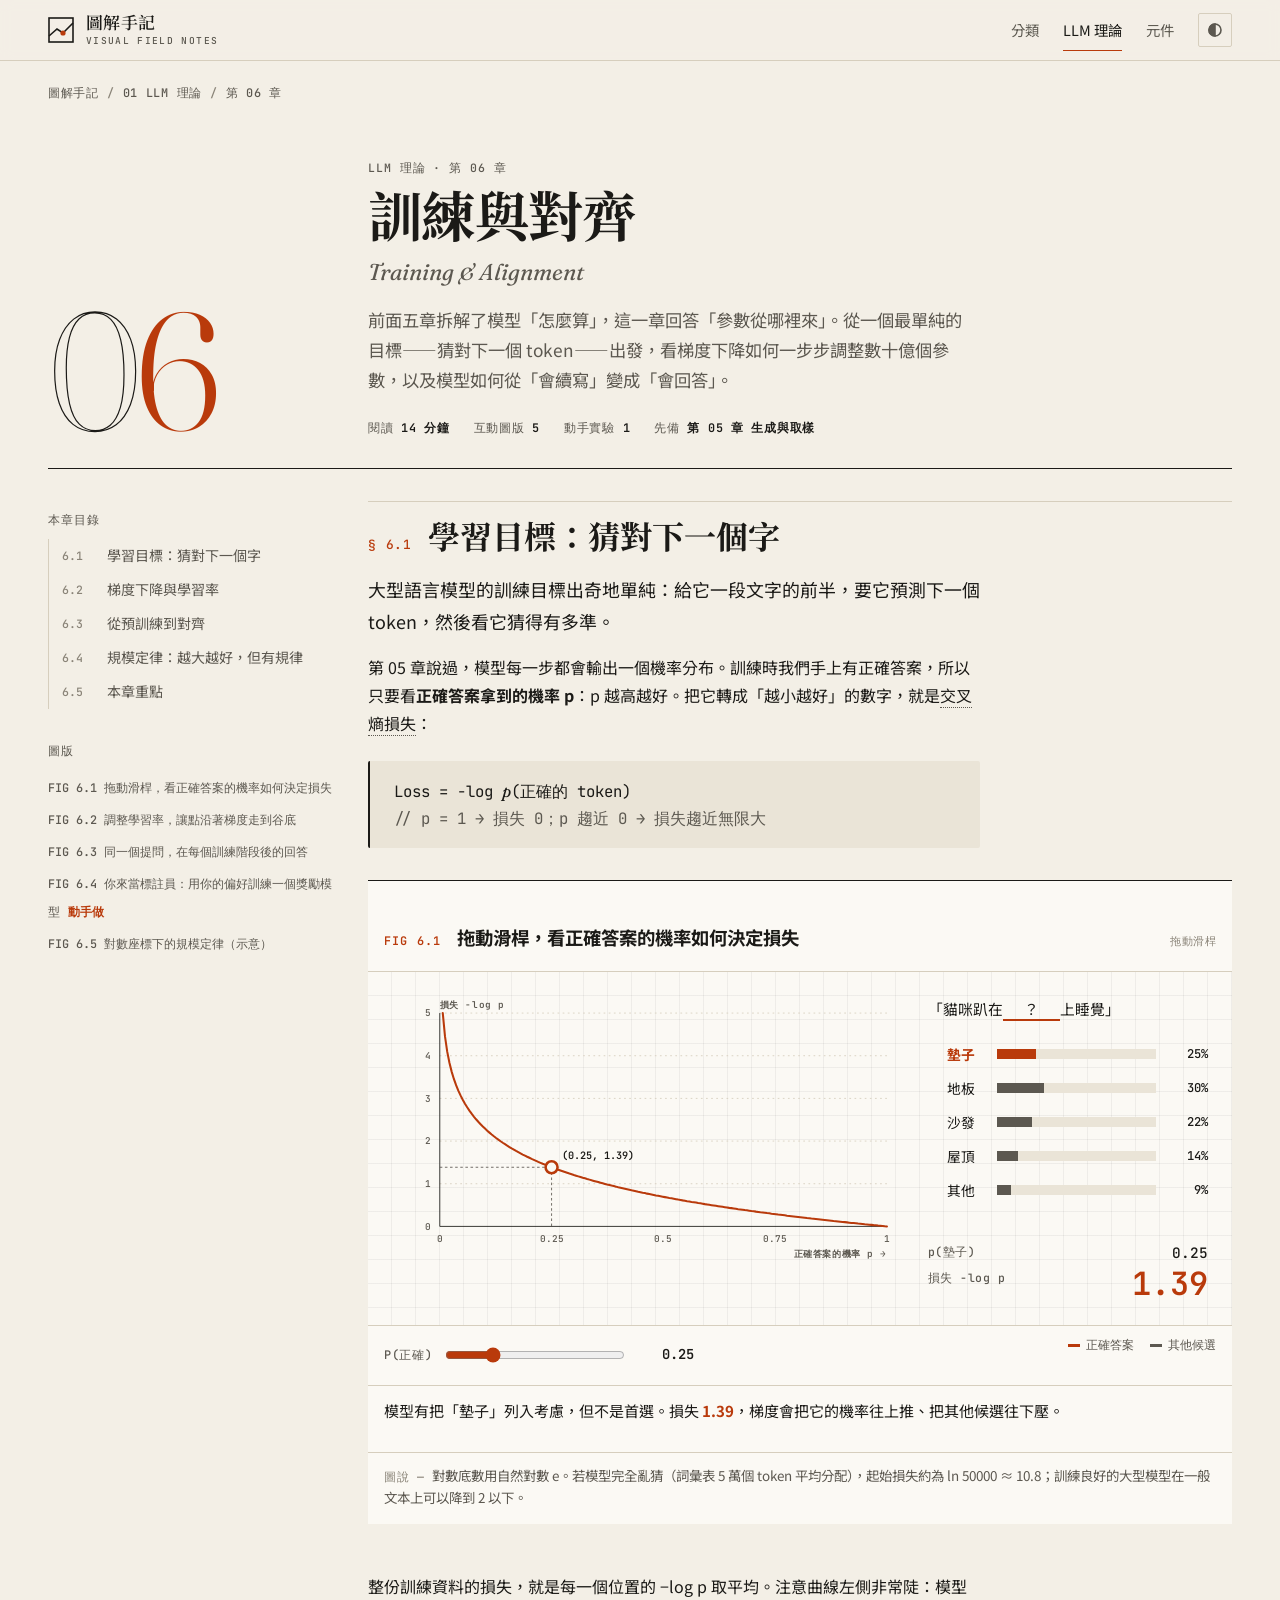
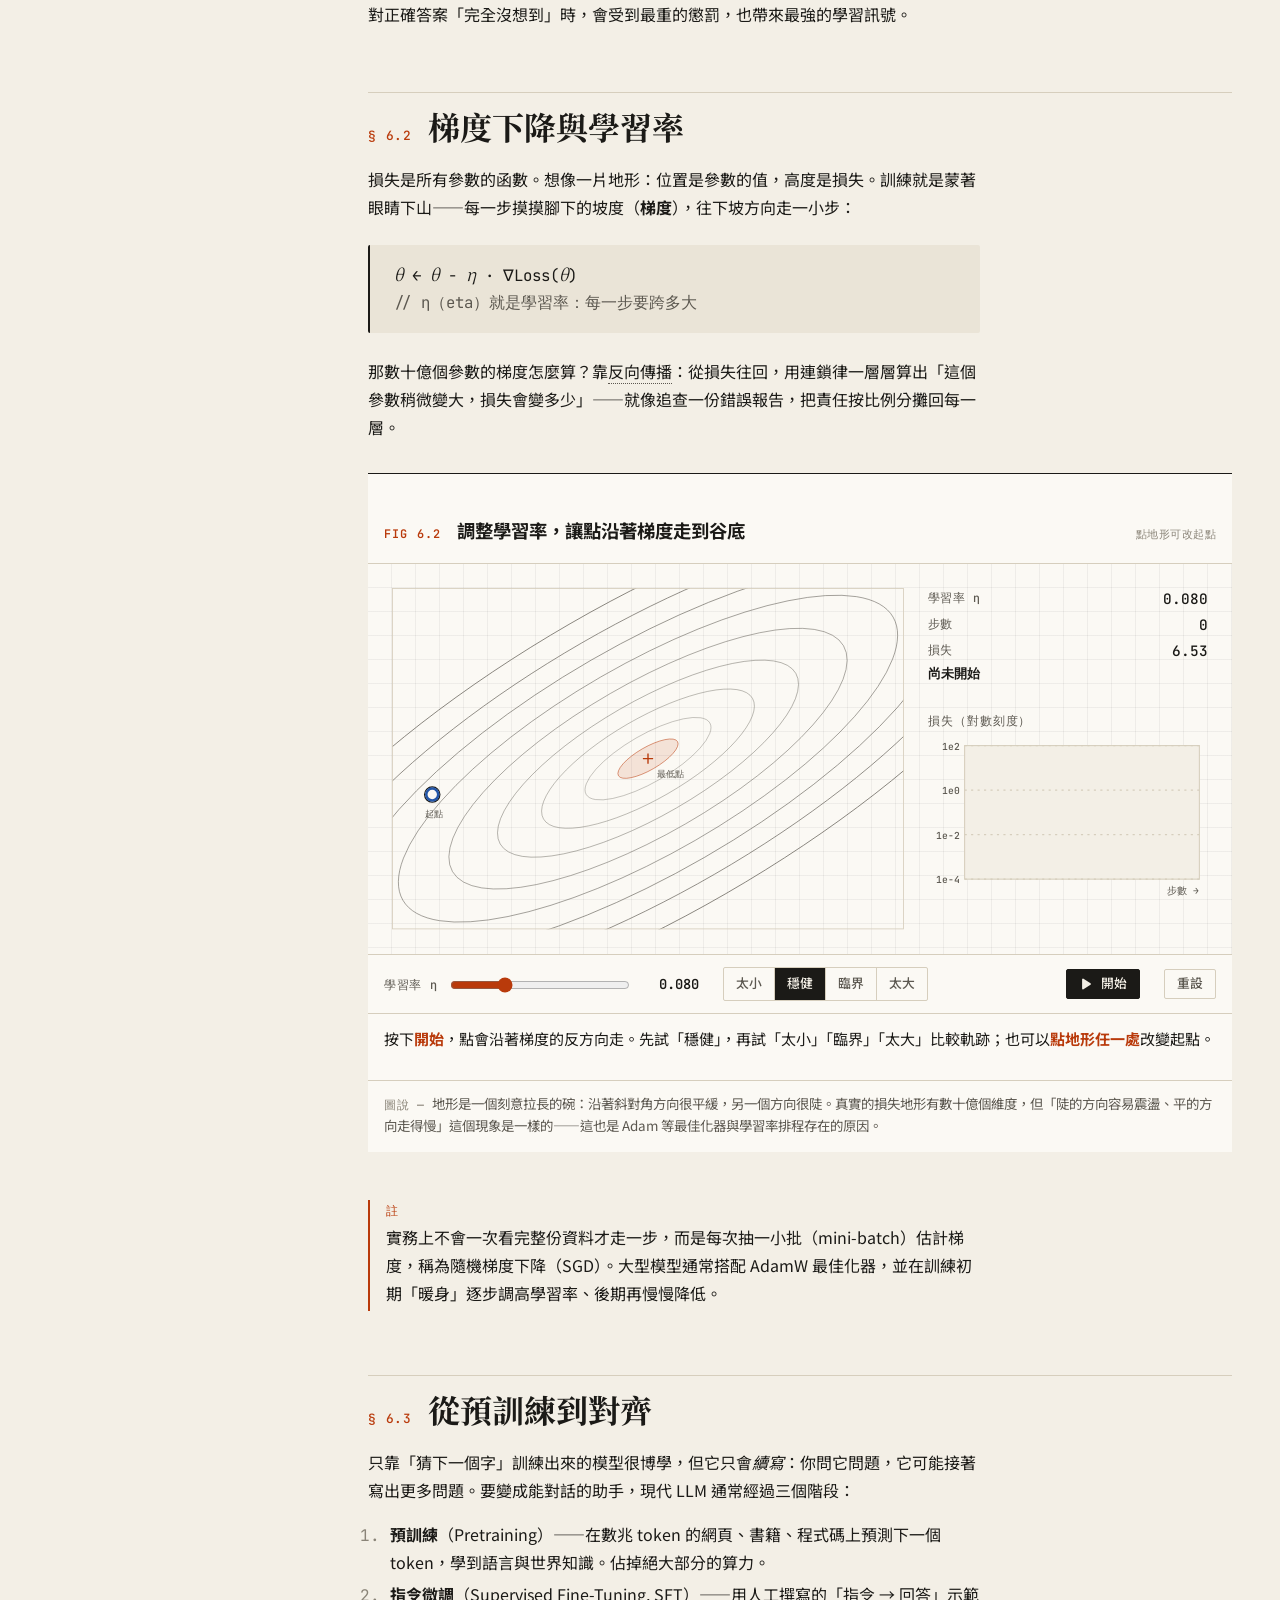
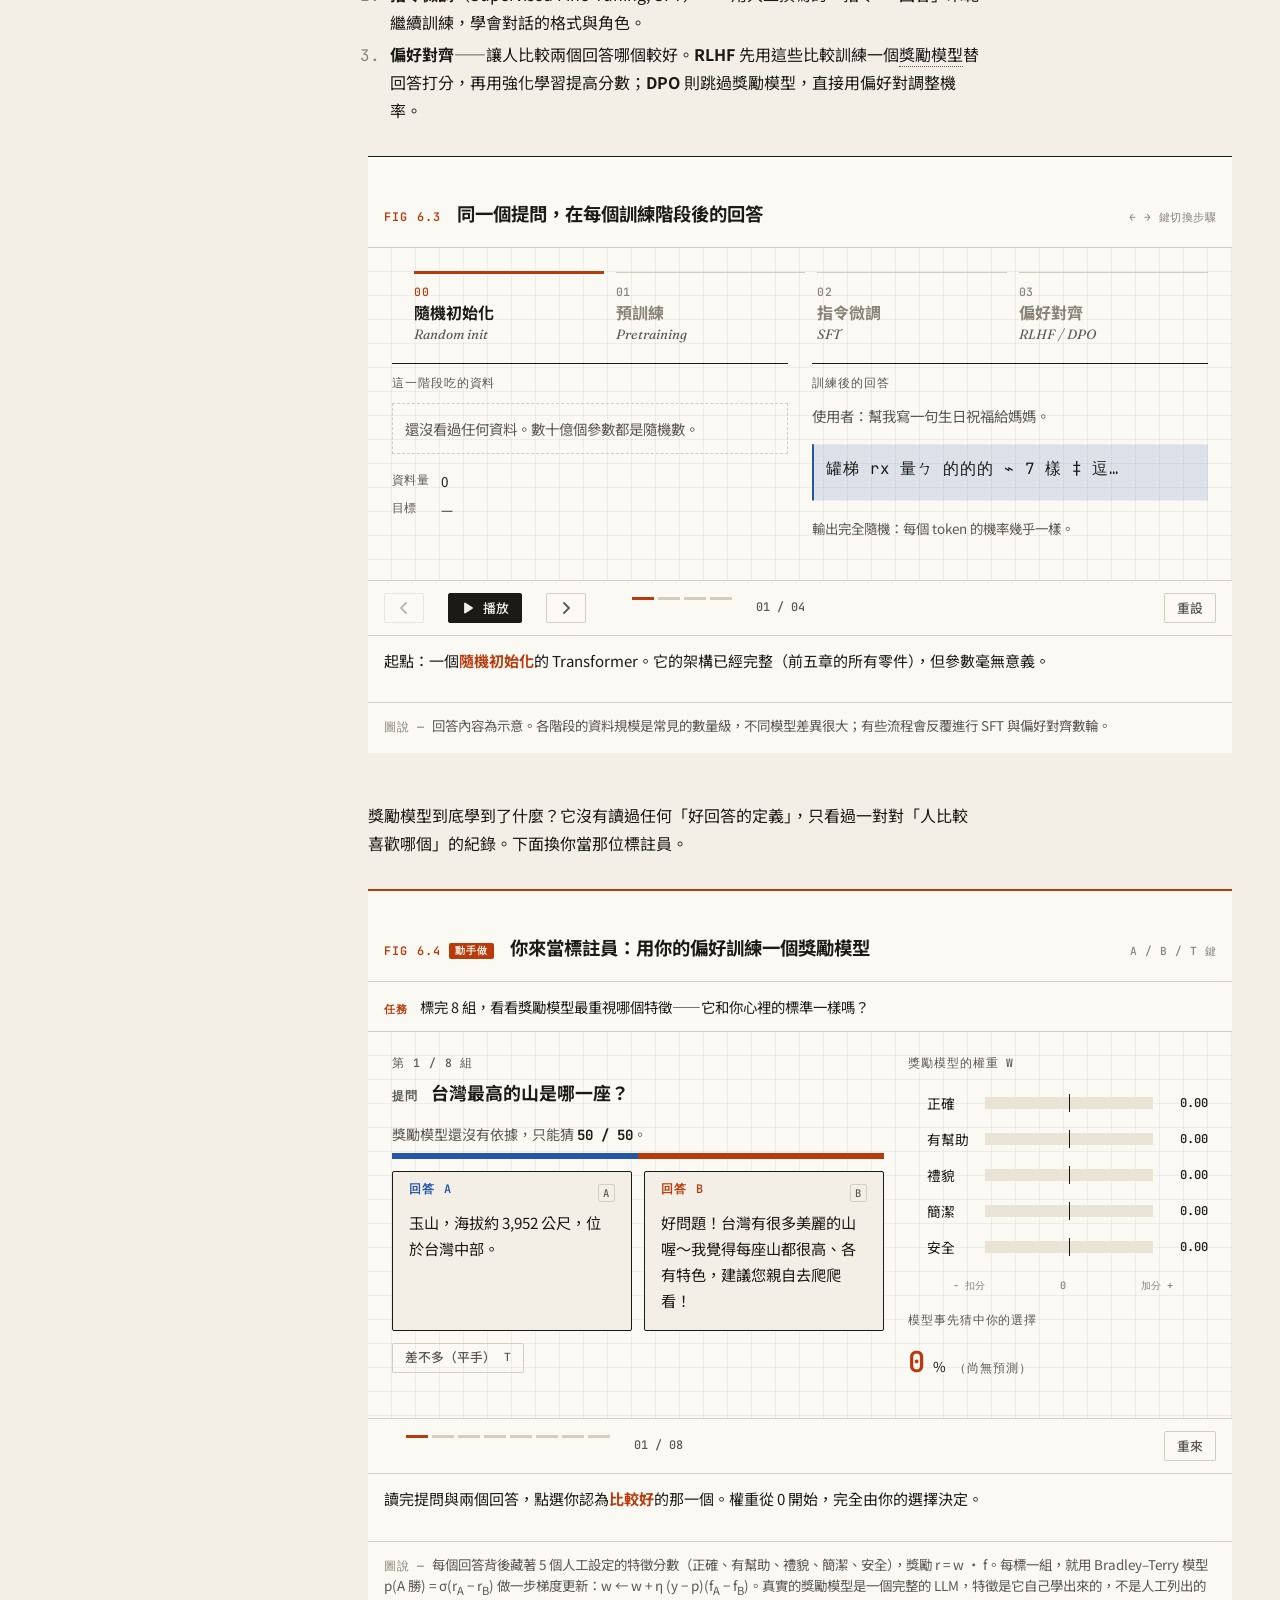
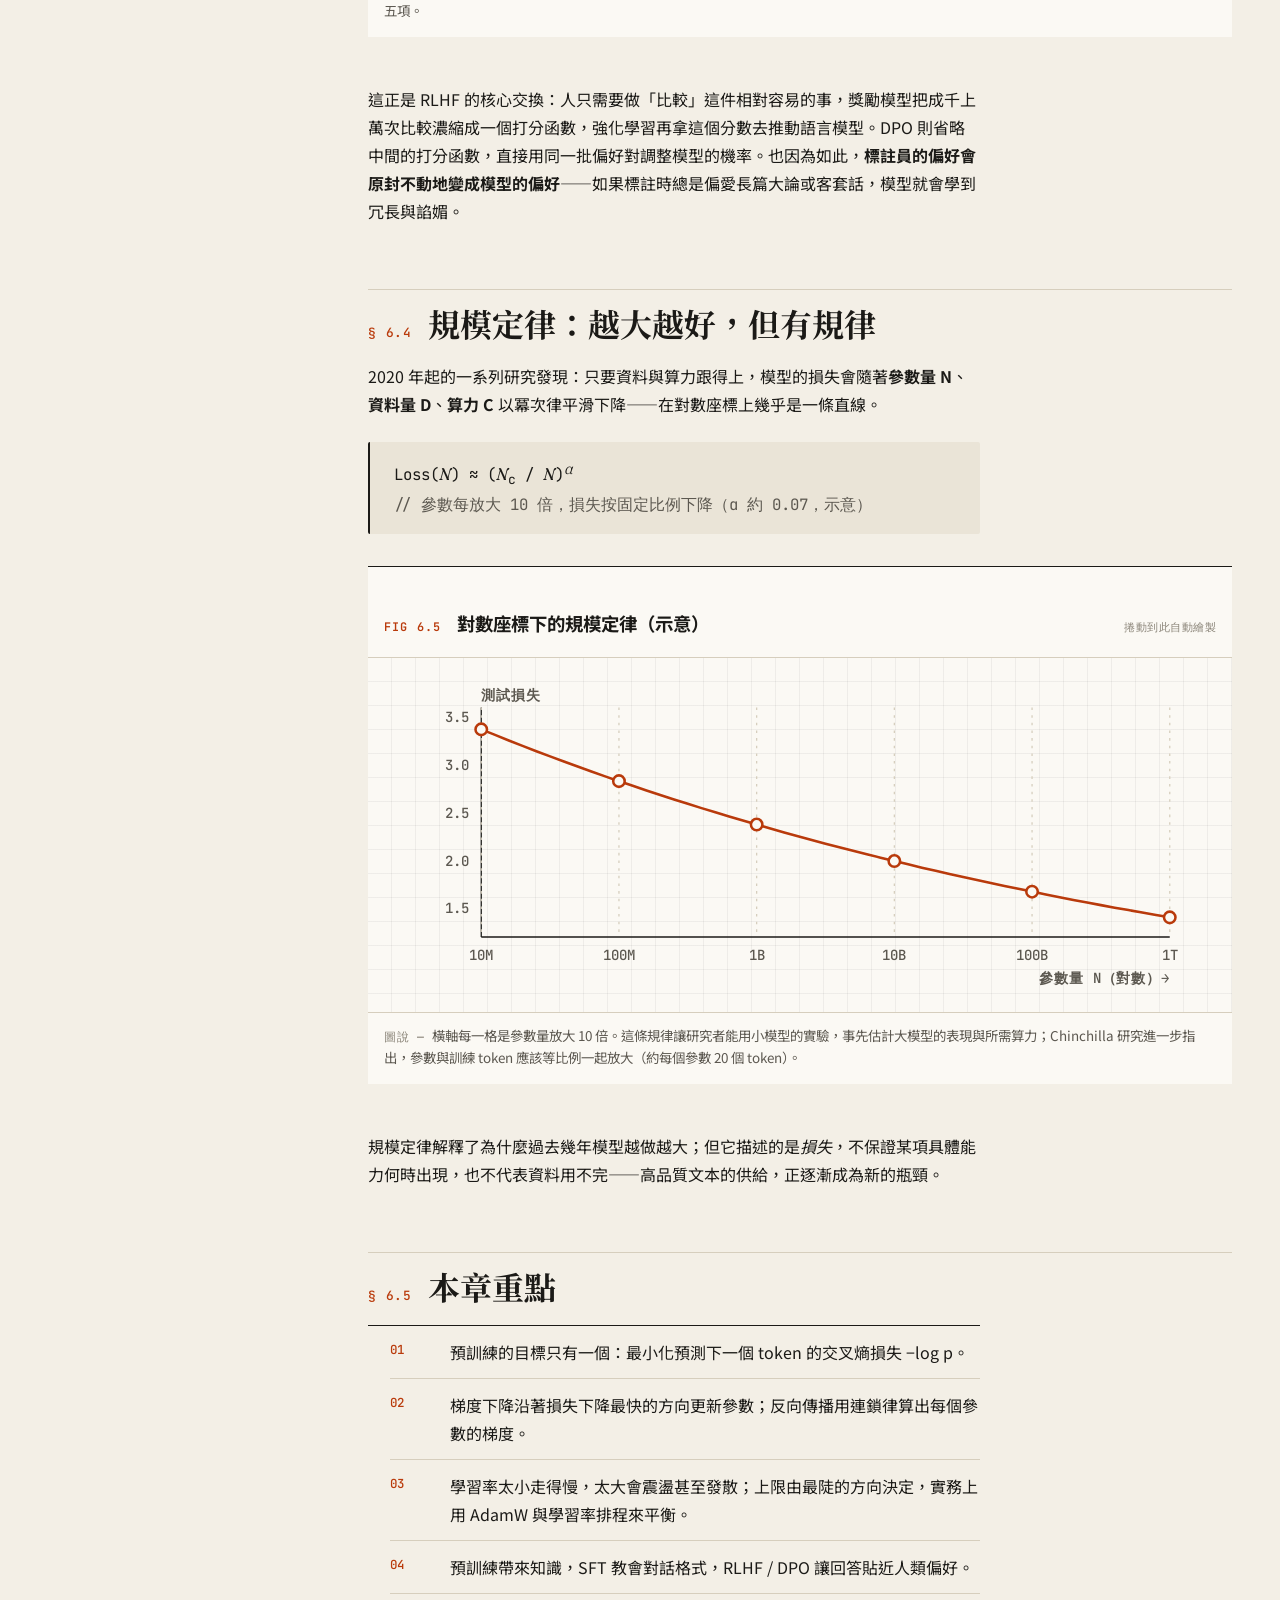
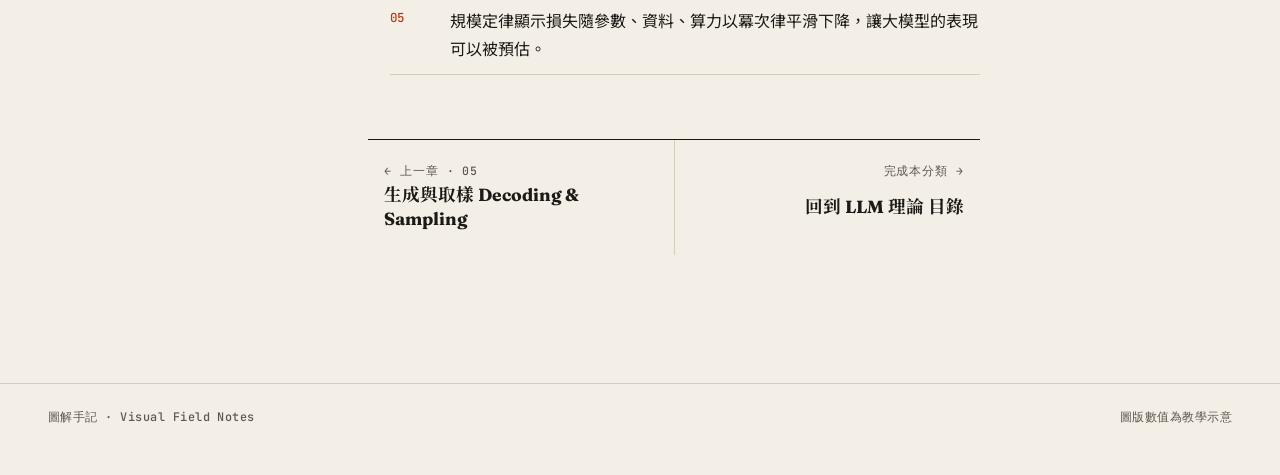
<file: llm/06-training.html>
<!doctype html>
<html lang="zh-Hant">
<head>
<meta charset="utf-8">
<meta name="viewport" content="width=device-width, initial-scale=1">
<title>訓練與對齊 · LLM 理論 · 圖解手記</title>
<meta name="description" content="用可操作的圖版理解 LLM 的訓練：交叉熵損失、梯度下降與學習率、預訓練 → 指令微調 → 偏好對齊。">
<script>try{var t=localStorage.getItem("fl-theme");if(t)document.documentElement.setAttribute("data-theme",t)}catch(e){}</script>
<link rel="preconnect" href="https://fonts.googleapis.com">
<link rel="preconnect" href="https://fonts.gstatic.com" crossorigin>
<link rel="stylesheet" href="https://fonts.googleapis.com/css2?family=Fraunces:ital,opsz,wght@0,9..144,300..700;1,9..144,400&family=JetBrains+Mono:wght@400;500;600&family=Noto+Sans+TC:wght@400;500;700&family=Noto+Serif+TC:wght@700&display=swap">
<link rel="stylesheet" href="../assets/css/site.css">
<style>
  /* ---- 本章圖版樣式 ---- */
  .ax-line { stroke: var(--rule-strong); stroke-width: 1; }
  .ax-grid { stroke: var(--rule); stroke-width: 1; stroke-dasharray: 2 4; }
  .ax-t { font: 500 11px var(--f-mono); fill: var(--text-muted); }
  .ax-title { font: 600 11px var(--f-mono); fill: var(--text-muted); letter-spacing: .06em; }

  /* FIG 6.1 交叉熵 */
  .ce-curve { fill: none; stroke: var(--accent); stroke-width: 2.4; stroke-linecap: round; }
  .ce-guide { stroke: var(--text-muted); stroke-width: 1; stroke-dasharray: 3 3; }
  .ce-dot { fill: var(--surface-raised); stroke: var(--accent); stroke-width: 3; }
  .ce-dot-lbl { font: 600 12px var(--f-mono); fill: var(--text); }
  .cand { margin: 0; padding: 0; list-style: none; display: grid; gap: 6px; }
  .cand li { display: grid; grid-template-columns: 3em 1fr 3.2em; gap: var(--s-2); align-items: center; font-size: .86rem; }
  .cand .b { height: 10px; background: var(--surface-sunken); position: relative; }
  .cand .b i { position: absolute; inset: 0 auto 0 0; background: var(--text-muted); transition: width var(--dur-2) var(--ease-out); }
  .cand li.ok .b i { background: var(--accent); }
  .cand li.ok span:first-child { font-weight: 700; color: var(--accent); }
  .cand .p { font: 500 .76rem var(--f-mono); text-align: right; font-variant-numeric: tabular-nums; }
  .ce-prompt { margin: 0 0 var(--s-2); font-size: .92rem; }
  .ce-prompt u { text-decoration: none; border-bottom: 2px solid var(--accent); padding: 0 .4em; }
  .big-num { font: 600 2rem/1 var(--f-mono); font-variant-numeric: tabular-nums; color: var(--accent); }

  /* FIG 6.2 梯度下降 */
  .gd-contour { fill: none; stroke: var(--text-muted); stroke-width: 1; }
  .gd-contour.lv0 { stroke: var(--accent); stroke-opacity: .55; }
  .gd-fill { fill: var(--accent-soft); }
  .gd-path { fill: none; stroke: var(--data-q); stroke-width: 2; stroke-linejoin: round; stroke-linecap: round; }
  .gd-pts circle { fill: var(--data-q); }
  .gd-ball { fill: var(--surface-raised); stroke: var(--data-q); stroke-width: 3; }
  .gd-start { fill: none; stroke: var(--text); stroke-width: 1.4; }
  .gd-min { stroke: var(--accent); stroke-width: 1.6; }
  .gd-lbl { font: 500 11px var(--f-mono); fill: var(--text-muted); }
  .lc-line { fill: none; stroke: var(--data-q); stroke-width: 1.8; stroke-linejoin: round; }
  .lc-box { fill: var(--surface-page); stroke: var(--rule); }
  .gd-status { font: 600 .82rem/1.3 var(--f-mono); }
  .gd-status[data-s="ok"] { color: var(--data-v); }
  .gd-status[data-s="slow"] { color: var(--data-hi); }
  .gd-status[data-s="osc"] { color: var(--data-hi); }
  .gd-status[data-s="div"] { color: var(--data-k); }
  .lr-scale { display: flex; justify-content: space-between; font: 500 .66rem var(--f-mono); color: var(--text-faint); margin-top: 2px; }
  #gd-svg { width: 100%; height: auto; cursor: crosshair; }
  #lc-svg { width: 100%; height: auto; }

  /* FIG 6.3 三階段管線 */
  .pipe { list-style: none; margin: 0 0 var(--s-5); padding: 0; display: grid; grid-template-columns: repeat(4, minmax(0, 1fr)); gap: 0 var(--s-3); }
  .pipe li { position: relative; padding: var(--s-3) 0 0; display: grid; gap: 2px; color: var(--text-faint); transition: color var(--dur-2) linear; }
  .pipe li::before { content: ""; position: absolute; left: 0; right: 0; top: 0; height: 1px; background: var(--rule); }
  .pipe li::after { content: ""; position: absolute; left: 0; right: 0; top: -1px; height: 3px; background: var(--text-muted); transform: scaleX(0); transform-origin: left; transition: transform var(--dur-3) var(--ease-out), background var(--dur-2) linear; }
  .pipe li.done, .pipe li.now { color: var(--text); }
  .pipe li.done::after { transform: scaleX(1); }
  .pipe li.now::after { transform: scaleX(1); background: var(--accent); }
  .pipe-n { font: 500 .72rem/1.4 var(--f-mono); letter-spacing: .06em; }
  .pipe li.now .pipe-n { color: var(--accent); }
  .pipe b { font: 700 1rem/1.35 var(--f-body); }
  .pipe small { font: italic 400 .84rem/1.3 var(--f-display); color: var(--text-muted); }
  @media (max-width: 640px) { .pipe { grid-template-columns: repeat(2, minmax(0, 1fr)); gap: var(--s-4) var(--s-3); } }

  .pipe-panels { display: grid; grid-template-columns: minmax(0, 1fr) minmax(0, 1fr); gap: var(--s-5); }
  @media (max-width: 760px) { .pipe-panels { grid-template-columns: 1fr; } }
  .pp { border-top: 1px solid var(--rule-strong); padding-top: var(--s-3); min-width: 0; }
  .pp > .meta-label { margin: 0 0 var(--s-3); }
  .pp-meta { display: grid; grid-template-columns: auto 1fr; gap: 4px var(--s-3); margin: var(--s-3) 0 0; font-size: .84rem; }
  .pp-meta dt { font: 500 .72rem/1.7 var(--f-mono); color: var(--text-muted); letter-spacing: .04em; }
  .pp-meta dd { margin: 0; }
  .pp-doc { margin: 0; padding: var(--s-3); background: var(--surface-page); border: 1px solid var(--rule); font: 400 .92rem/1.7 var(--f-body); color: var(--text-muted); }
  .pp-next { color: var(--surface-page); background: var(--accent); padding: 0 .3em; }
  .pp-pair { display: grid; gap: var(--s-2); }
  .pp-pair p { margin: 0; padding: var(--s-2) var(--s-3); background: var(--surface-page); border: 1px solid var(--rule); font-size: .9rem; }
  .pp-pair .meta-label { display: block; margin-bottom: 2px; }
  .pp-pair .chosen { border-color: var(--data-v); border-left-width: 3px; }
  .pp-pair .chosen .meta-label { color: var(--data-v); }
  .pp-pair .rejected { opacity: .72; }
  .pp-prompt { margin: 0 0 var(--s-2); font-size: .9rem; color: var(--text-muted); }
  .pp-out { margin: 0; padding: var(--s-3); border-left: 2px solid var(--data-q); background: var(--data-q-soft); font-size: .98rem; line-height: 1.7; min-height: 3.6em; }
  .pp-out.garbled { font-family: var(--f-mono); letter-spacing: .06em; }
  .pp-note { margin: var(--s-2) 0 0; font-size: .84rem; color: var(--text-muted); }
  .pp-empty { margin: 0; padding: var(--s-3); border: 1px dashed var(--rule); color: var(--text-muted); font-size: .9rem; }
  .pp-body { min-height: 9em; }

  /* FIG 6.4 你來當標註員 */
  .rm-wrap { display: grid; grid-template-columns: minmax(0, 1fr) minmax(220px, 300px); gap: var(--s-5); align-items: start; }
  .rm-wrap > * { min-width: 0; }
  @media (max-width: 820px) { .rm-wrap { grid-template-columns: minmax(0, 1fr); } }
  .rm-head { display: flex; justify-content: space-between; align-items: baseline; gap: var(--s-3); margin: 0 0 var(--s-2); }
  .rm-q { margin: 0 0 var(--s-4); font: 700 1.12rem/1.5 var(--f-body); }
  .rm-q::before { content: "提問　"; font: 600 .72rem var(--f-mono); color: var(--text-muted); letter-spacing: .08em; }
  .rm-pred { margin: 0 0 var(--s-3); display: grid; gap: 6px; }
  .rm-pred p { margin: 0; font-size: .88rem; color: var(--text-muted); }
  .rm-pred b { color: var(--text); font-family: var(--f-mono); }
  .rm-split { display: flex; height: 6px; background: var(--surface-sunken); }
  .rm-split i { display: block; height: 100%; transition: width var(--dur-3) var(--ease-out); }
  .rm-split .sa { background: var(--data-q); }
  .rm-split .sb { background: var(--data-k); }
  .rm-opts { display: grid; grid-template-columns: minmax(0, 1fr) minmax(0, 1fr); gap: var(--s-3); }
  @media (max-width: 640px) { .rm-opts { grid-template-columns: minmax(0, 1fr); } }
  .rm-opt {
    appearance: none; text-align: left; cursor: pointer; display: grid; gap: var(--s-2); align-content: start;
    padding: var(--s-3) var(--s-4) var(--s-4); min-height: 120px;
    background: var(--surface-page); border: 1px solid var(--rule-strong); border-radius: var(--radius-1);
    font: 400 .95rem/1.7 var(--f-body); color: var(--text);
    transition: background var(--dur-1) linear, border-color var(--dur-1) linear, opacity var(--dur-2) linear;
  }
  .rm-opt:hover:not(:disabled) { background: var(--surface-sunken); }
  .rm-opt:disabled { cursor: default; }
  .rm-opt .k { font: 600 .74rem/1 var(--f-mono); letter-spacing: .1em; color: var(--text-muted); display: flex; justify-content: space-between; }
  .rm-opt .k kbd { font: 500 .66rem var(--f-mono); border: 1px solid var(--rule); padding: 1px 4px; border-radius: 2px; }
  .rm-opt[data-pick="A"] .k span { color: var(--data-q); }
  .rm-opt[data-pick="B"] .k span { color: var(--data-k); }
  .rm-opt.picked { border-color: var(--accent); border-width: 2px; padding: calc(var(--s-3) - 1px) calc(var(--s-4) - 1px) calc(var(--s-4) - 1px); }
  .rm-opt.unpicked { opacity: .45; }
  .rm-tie { margin-top: var(--s-3); }

  .rm-w { list-style: none; margin: 0 0 var(--s-4); padding: 0; display: grid; gap: 8px; }
  .rm-w li { display: grid; grid-template-columns: 3.6em minmax(0, 1fr) 3.4em; gap: var(--s-2); align-items: center; font-size: .86rem; }
  .rm-w .t { position: relative; height: 12px; background: var(--surface-sunken); }
  .rm-w .t::after { content: ""; position: absolute; left: 50%; top: -3px; bottom: -3px; width: 1px; background: var(--rule-strong); }
  .rm-w .t i { position: absolute; top: 0; bottom: 0; left: 50%; width: 0; background: var(--data-v); transition: left var(--dur-3) var(--ease-out), width var(--dur-3) var(--ease-out), background var(--dur-2) linear; }
  .rm-w .t i.neg { background: var(--data-k); }
  .rm-w .v { font: 500 .76rem var(--f-mono); text-align: right; font-variant-numeric: tabular-nums; }
  .rm-w li.top span:first-child { font-weight: 700; color: var(--accent); }
  .rm-axis { display: flex; justify-content: space-between; font: 500 .64rem var(--f-mono); color: var(--text-faint); margin: -4px 0 var(--s-4); padding: 0 3.4em 0 calc(3.6em + var(--s-2)); }
  .rm-hit { display: flex; align-items: baseline; gap: var(--s-2); }
  .rm-hit .big-num { font-size: 1.8rem; }

  .rm-rank { list-style: none; margin: 0; padding: 0; border-top: 1px solid var(--rule-strong); }
  .rm-rank li { display: grid; grid-template-columns: 2.2em minmax(0, 1fr) 4.2em; gap: var(--s-3); padding: var(--s-3) 0; border-bottom: 1px solid var(--rule); align-items: start; opacity: 0; transform: translateY(6px); transition: opacity var(--dur-3) var(--ease-out), transform var(--dur-3) var(--ease-out); }
  .rm-rank li.in { opacity: 1; transform: none; }
  .rm-rank .n { font: 300 1.5rem/1 var(--f-display); color: var(--text-faint); }
  .rm-rank li:first-child .n { color: var(--accent); }
  .rm-rank p { margin: 0 0 6px; font-size: .92rem; }
  .rm-rank .sb { height: 6px; background: var(--surface-sunken); position: relative; }
  .rm-rank .sb i { position: absolute; inset: 0 auto 0 0; background: var(--text-muted); transition: width var(--dur-3) var(--ease-out); }
  .rm-rank li:first-child .sb i { background: var(--accent); }
  .rm-rank .sc { font: 600 .82rem var(--f-mono); text-align: right; font-variant-numeric: tabular-nums; }
  .lab-task .done-mark { color: var(--data-v); font-weight: 700; margin-left: var(--s-2); }

  /* §6.4 scaling 小圖 */
  .sc-line { fill: none; stroke: var(--accent); stroke-width: 2; }
  .sc-pt { fill: var(--surface-raised); stroke: var(--accent); stroke-width: 2; }
</style>
</head>
<body data-track="llm" data-chapter="06">
<a class="skip-link" href="#main">跳到主要內容</a>
<header class="masthead"><div class="masthead-inner">
  <a class="brand" href="../index.html">
    <svg class="brand-mark" viewBox="0 0 26 26" aria-hidden="true"><rect class="bm-frame" x="1" y="1" width="24" height="24"/><path class="bm-line" d="M1 19 L9 12 L15 16 L25 6"/><circle class="bm-dot" cx="15" cy="16" r="2.6"/></svg>
    <span class="brand-name">圖解手記<small>Visual Field Notes</small></span>
  </a>
  <nav class="site-nav" aria-label="主要">
    <a href="../index.html#categories" class="nav-optional">分類</a>
    <a href="index.html" class="is-current">LLM 理論</a>
    <a href="../preview.html" class="nav-optional">元件</a>
  </nav>
  <button class="theme-toggle" type="button" aria-label="切換主題"><svg viewBox="0 0 16 16" aria-hidden="true"><circle cx="8" cy="8" r="6"/><path d="M8 2a6 6 0 0 0 0 12z" fill="currentColor"/></svg></button>
</div></header>

<main id="main" class="page">
  <ol class="crumbs">
    <li><a href="../index.html">圖解手記</a></li>
    <li><a href="index.html">01 LLM 理論</a></li>
    <li aria-current="page">第 06 章</li>
  </ol>

  <header class="chapter-head">
    <p class="chapter-num" aria-hidden="true">0<span class="num-accent">6</span></p>
    <div>
      <p class="meta-label">LLM 理論 · 第 06 章</p>
      <h1 class="chapter-title">訓練與對齊<span class="en">Training &amp; Alignment</span></h1>
      <p class="chapter-deck">前面五章拆解了模型「怎麼算」，這一章回答「參數從哪裡來」。從一個最單純的目標——猜對下一個 token——出發，看梯度下降如何一步步調整數十億個參數，以及模型如何從「會續寫」變成「會回答」。</p>
      <ul class="chapter-meta">
        <li>閱讀 <b>14 分鐘</b></li>
        <li>互動圖版 <b>5</b></li>
        <li>動手實驗 <b>1</b></li>
        <li>先備 <b>第 05 章 生成與取樣</b></li>
      </ul>
    </div>
  </header>

  <div class="chapter-body">
    <aside class="rail" aria-label="本章導覽">
      <div class="rail-inner">
        <div>
          <p class="meta-label">本章目錄</p>
          <ol class="toc"></ol>
        </div>
        <div class="rail-figs-wrap">
          <p class="meta-label">圖版</p>
          <ul class="rail-figs"></ul>
        </div>
      </div>
    </aside>

    <article class="prose">
      <h2 id="objective"><span class="sec">§ 6.1</span>學習目標：猜對下一個字</h2>
      <p class="lede">大型語言模型的訓練目標出奇地單純：給它一段文字的前半，要它預測下一個 token，然後看它猜得有多準。</p>
      <p>第 05 章說過，模型每一步都會輸出一個機率分布。訓練時我們手上有正確答案，所以只要看<strong>正確答案拿到的機率 p</strong>：p 越高越好。把它轉成「越小越好」的數字，就是<span class="term" title="Cross-Entropy Loss">交叉熵損失</span>：</p>
      <div class="formula" role="math" aria-label="Loss equals negative log of p correct">
        Loss = −log <var>p</var>(正確的 token)<br>
        <span class="cmt">// p = 1 → 損失 0；p 趨近 0 → 損失趨近無限大</span>
      </div>

      <figure class="plate" id="fig-6-1" tabindex="-1">
        <div class="plate-head">
          <span class="plate-fig">FIG 6.1</span>
          <h3 class="plate-title">拖動滑桿，看正確答案的機率如何決定損失</h3>
          <span class="plate-hint">拖動滑桿</span>
        </div>
        <div class="plate-stage">
          <div class="stage-split">
            <svg id="ce-svg" class="stage-svg" viewBox="0 0 600 310" role="img" aria-label="負對數損失曲線"></svg>
            <div class="readout">
              <p class="ce-prompt">「貓咪趴在<u>　？　</u>上睡覺」</p>
              <ul class="cand" id="ce-cand"></ul>
              <dl style="margin-top:var(--s-4)">
                <dt>p(墊子)</dt><dd id="ce-p">0.25</dd>
                <dt>損失 −log p</dt><dd><span class="big-num" id="ce-loss">1.39</span></dd>
              </dl>
            </div>
          </div>
        </div>
        <div class="plate-controls">
          <div class="field">
            <label for="ce-range">p(正確)</label>
            <input type="range" id="ce-range" min="0.01" max="0.99" step="0.01" value="0.25">
            <output for="ce-range" id="ce-out">0.25</output>
          </div>
          <span class="spacer"></span>
          <ul class="legend"><li style="--c:var(--accent)"><i></i>正確答案</li><li style="--c:var(--text-muted)"><i></i>其他候選</li></ul>
        </div>
        <p class="plate-narr" id="ce-narr"></p>
        <p class="plate-cap">對數底數用自然對數 e。若模型完全亂猜（詞彙表 5 萬個 token 平均分配），起始損失約為 ln 50000 ≈ 10.8；訓練良好的大型模型在一般文本上可以降到 2 以下。</p>
      </figure>

      <p>整份訓練資料的損失，就是每一個位置的 −log p 取平均。注意曲線左側非常陡：模型對正確答案「完全沒想到」時，會受到最重的懲罰，也帶來最強的學習訊號。</p>

      <h2 id="descent"><span class="sec">§ 6.2</span>梯度下降與學習率</h2>
      <p>損失是所有參數的函數。想像一片地形：位置是參數的值，高度是損失。訓練就是蒙著眼睛下山——每一步摸摸腳下的坡度（<strong>梯度</strong>），往下坡方向走一小步：</p>
      <div class="formula" role="math" aria-label="theta new equals theta minus learning rate times gradient">
        <var>θ</var> ← <var>θ</var> − <var>η</var> · ∇Loss(<var>θ</var>)<br>
        <span class="cmt">// η（eta）就是學習率：每一步要跨多大</span>
      </div>
      <p>那數十億個參數的梯度怎麼算？靠<span class="term" title="Backpropagation">反向傳播</span>：從損失往回，用連鎖律一層層算出「這個參數稍微變大，損失會變多少」——就像追查一份錯誤報告，把責任按比例分攤回每一層。</p>

      <figure class="plate" id="fig-6-2" tabindex="-1">
        <div class="plate-head">
          <span class="plate-fig">FIG 6.2</span>
          <h3 class="plate-title">調整學習率，讓點沿著梯度走到谷底</h3>
          <span class="plate-hint">點地形可改起點</span>
        </div>
        <div class="plate-stage">
          <div class="stage-split">
            <svg id="gd-svg" viewBox="0 0 600 400" role="img" aria-label="損失地形等高線與梯度下降軌跡"></svg>
            <div class="readout">
              <dl>
                <dt>學習率 η</dt><dd id="gd-lr">0.080</dd>
                <dt>步數</dt><dd id="gd-step">0</dd>
                <dt>損失</dt><dd id="gd-loss">6.53</dd>
              </dl>
              <p class="gd-status" id="gd-status" data-s="">尚未開始</p>
              <p class="meta-label" style="margin:var(--s-3) 0 var(--s-1)">損失（對數刻度）</p>
              <svg id="lc-svg" viewBox="0 0 260 150" role="img" aria-label="損失隨步數下降的折線圖"></svg>
            </div>
          </div>
        </div>
        <div class="plate-controls">
          <div>
            <div class="field">
              <label for="gd-range" style="text-transform:none">學習率 η</label>
              <input type="range" id="gd-range" min="0.01" max="0.25" step="0.005" value="0.08">
              <output for="gd-range" id="gd-out">0.080</output>
            </div>
          </div>
          <div class="seg" role="group" aria-label="學習率預設">
            <button type="button" data-lr="0.02" aria-pressed="false">太小</button>
            <button type="button" data-lr="0.08" aria-pressed="true">穩健</button>
            <button type="button" data-lr="0.205" aria-pressed="false">臨界</button>
            <button type="button" data-lr="0.24" aria-pressed="false">太大</button>
          </div>
          <span class="spacer"></span>
          <button class="btn btn-primary btn-sm" type="button" id="gd-go"><svg viewBox="0 0 14 14"><path d="M4 2.5v9l7-4.5z" fill="currentColor"/></svg><span>開始</span></button>
          <button class="btn btn-ghost btn-sm" type="button" id="gd-reset">重設</button>
        </div>
        <p class="plate-narr" id="gd-narr"></p>
        <p class="plate-cap">地形是一個刻意拉長的碗：沿著斜對角方向很平緩，另一個方向很陡。真實的損失地形有數十億個維度，但「陡的方向容易震盪、平的方向走得慢」這個現象是一樣的——這也是 Adam 等最佳化器與學習率排程存在的原因。</p>
      </figure>

      <div class="note">
        <span class="meta-label">註</span>
        <p>實務上不會一次看完整份資料才走一步，而是每次抽一小批（mini-batch）估計梯度，稱為隨機梯度下降（SGD）。大型模型通常搭配 AdamW 最佳化器，並在訓練初期「暖身」逐步調高學習率、後期再慢慢降低。</p>
      </div>

      <h2 id="pipeline"><span class="sec">§ 6.3</span>從預訓練到對齊</h2>
      <p>只靠「猜下一個字」訓練出來的模型很博學，但它只會<em>續寫</em>：你問它問題，它可能接著寫出更多問題。要變成能對話的助手，現代 LLM 通常經過三個階段：</p>
      <ol>
        <li><strong>預訓練</strong>（Pretraining）——在數兆 token 的網頁、書籍、程式碼上預測下一個 token，學到語言與世界知識。佔掉絕大部分的算力。</li>
        <li><strong>指令微調</strong>（Supervised Fine-Tuning, SFT）——用人工撰寫的「指令 → 回答」示範繼續訓練，學會對話的格式與角色。</li>
        <li><strong>偏好對齊</strong>——讓人比較兩個回答哪個較好。<strong>RLHF</strong> 先用這些比較訓練一個<span class="term" title="Reward Model">獎勵模型</span>替回答打分，再用強化學習提高分數；<strong>DPO</strong> 則跳過獎勵模型，直接用偏好對調整機率。</li>
      </ol>

      <figure class="plate" id="fig-6-3" tabindex="-1">
        <div class="plate-head">
          <span class="plate-fig">FIG 6.3</span>
          <h3 class="plate-title">同一個提問，在每個訓練階段後的回答</h3>
          <span class="plate-hint">← → 鍵切換步驟</span>
        </div>
        <div class="plate-stage">
          <ol class="pipe" id="pipe">
            <li><span class="pipe-n">00</span><b>隨機初始化</b><small>Random init</small></li>
            <li><span class="pipe-n">01</span><b>預訓練</b><small>Pretraining</small></li>
            <li><span class="pipe-n">02</span><b>指令微調</b><small>SFT</small></li>
            <li><span class="pipe-n">03</span><b>偏好對齊</b><small>RLHF / DPO</small></li>
          </ol>
          <div class="pipe-panels">
            <section class="pp" aria-label="訓練資料樣態">
              <p class="meta-label">這一階段吃的資料</p>
              <div class="pp-body" id="pp-data"></div>
            </section>
            <section class="pp" aria-label="模型回答">
              <p class="meta-label">訓練後的回答</p>
              <p class="pp-prompt">使用者：幫我寫一句生日祝福給媽媽。</p>
              <div id="pp-ans"></div>
            </section>
          </div>
        </div>
        <div class="plate-controls">
          <button class="btn btn-ghost btn-sm" type="button" data-step="prev" aria-label="上一步"><svg viewBox="0 0 14 14"><path d="M9 2 4 7l5 5"/></svg></button>
          <button class="btn btn-primary btn-sm" type="button" data-step="play" aria-pressed="false"><svg viewBox="0 0 14 14"><path d="M4 2.5v9l7-4.5z" fill="currentColor"/></svg><span class="lbl">播放</span></button>
          <button class="btn btn-ghost btn-sm" type="button" data-step="next" aria-label="下一步"><svg viewBox="0 0 14 14"><path d="m5 2 5 5-5 5"/></svg></button>
          <ol class="steps"></ol>
          <span class="step-count"></span>
          <span class="spacer"></span>
          <button class="btn btn-ghost btn-sm" type="button" data-step="reset">重設</button>
        </div>
        <p class="plate-narr"></p>
        <p class="plate-cap">回答內容為示意。各階段的資料規模是常見的數量級，不同模型差異很大；有些流程會反覆進行 SFT 與偏好對齊數輪。</p>
      </figure>

      <p>獎勵模型到底學到了什麼？它沒有讀過任何「好回答的定義」，只看過一對對「人比較喜歡哪個」的紀錄。下面換你當那位標註員。</p>

      <figure class="plate is-lab" id="fig-6-4" tabindex="-1">
        <div class="plate-head">
          <span class="plate-fig">FIG 6.4<span class="lab-tag">動手做</span></span>
          <h3 class="plate-title">你來當標註員：用你的偏好訓練一個獎勵模型</h3>
          <span class="plate-hint">A / B / T 鍵</span>
        </div>
        <div class="lab-task"><p>標完 8 組，看看獎勵模型最重視哪個特徵——它和你心裡的標準一樣嗎？<span class="done-mark" id="rm-done" hidden>✓ 完成</span></p></div>
        <div class="plate-stage">
          <div class="rm-wrap">
            <div id="rm-main">
              <div id="rm-label">
                <div class="rm-head"><span class="meta-label" id="rm-count">第 1 / 8 組</span></div>
                <p class="rm-q" id="rm-q"></p>
                <div class="rm-pred" aria-live="polite">
                  <p id="rm-pred-text"></p>
                  <div class="rm-split" aria-hidden="true"><i class="sa" id="rm-sa"></i><i class="sb" id="rm-sb"></i></div>
                </div>
                <div class="rm-opts">
                  <button class="rm-opt" type="button" data-pick="A"><span class="k"><span>回答 A</span><kbd>A</kbd></span><span class="txt"></span></button>
                  <button class="rm-opt" type="button" data-pick="B"><span class="k"><span>回答 B</span><kbd>B</kbd></span><span class="txt"></span></button>
                </div>
                <button class="btn btn-ghost btn-sm rm-tie" type="button" data-pick="T">差不多（平手） <kbd>T</kbd></button>
              </div>
              <div id="rm-result" hidden>
                <p class="meta-label">用你訓練出的獎勵模型，替新提問的 4 個回答打分</p>
                <p class="rm-q" id="rm-test-q"></p>
                <ol class="rm-rank" id="rm-rank"></ol>
              </div>
            </div>
            <div class="readout">
              <p class="meta-label">獎勵模型的權重 w</p>
              <ul class="rm-w" id="rm-w"></ul>
              <div class="rm-axis" aria-hidden="true"><span>− 扣分</span><span>0</span><span>加分 +</span></div>
              <p class="meta-label">模型事先猜中你的選擇</p>
              <p class="rm-hit"><span class="big-num" id="rm-hit">0</span><span>% </span><span class="meta-label" id="rm-hit-n">（尚無預測）</span></p>
            </div>
          </div>
        </div>
        <div class="plate-controls">
          <ol class="steps" id="rm-steps" aria-hidden="true"></ol>
          <span class="step-count" id="rm-step-count"></span>
          <span class="spacer"></span>
          <button class="btn btn-ghost btn-sm" type="button" id="rm-reset">重來</button>
        </div>
        <p class="plate-narr" id="rm-narr"></p>
        <p class="plate-cap">每個回答背後藏著 5 個人工設定的特徵分數（正確、有幫助、禮貌、簡潔、安全），獎勵 r = w · f。每標一組，就用 Bradley–Terry 模型 p(A 勝) = σ(r<sub>A</sub> − r<sub>B</sub>) 做一步梯度更新：w ← w + η (y − p)(f<sub>A</sub> − f<sub>B</sub>)。真實的獎勵模型是一個完整的 LLM，特徵是它自己學出來的，不是人工列出的五項。</p>
      </figure>

      <p>這正是 RLHF 的核心交換：人只需要做「比較」這件相對容易的事，獎勵模型把成千上萬次比較濃縮成一個打分函數，強化學習再拿這個分數去推動語言模型。DPO 則省略中間的打分函數，直接用同一批偏好對調整模型的機率。也因為如此，<strong>標註員的偏好會原封不動地變成模型的偏好</strong>——如果標註時總是偏愛長篇大論或客套話，模型就會學到冗長與諂媚。</p>

      <h2 id="scaling"><span class="sec">§ 6.4</span>規模定律：越大越好，但有規律</h2>
      <p>2020 年起的一系列研究發現：只要資料與算力跟得上，模型的損失會隨著<strong>參數量 N</strong>、<strong>資料量 D</strong>、<strong>算力 C</strong> 以冪次律平滑下降——在對數座標上幾乎是一條直線。</p>
      <div class="formula" role="math" aria-label="Loss of N approximately equals N c over N to the power alpha">
        Loss(<var>N</var>) ≈ (<var>N</var><sub>c</sub> / <var>N</var>)<sup><var>α</var></sup><br>
        <span class="cmt">// 參數每放大 10 倍，損失按固定比例下降（α 約 0.07，示意）</span>
      </div>
      <figure class="plate" id="fig-6-5" tabindex="-1">
        <div class="plate-head">
          <span class="plate-fig">FIG 6.5</span>
          <h3 class="plate-title">對數座標下的規模定律（示意）</h3>
          <span class="plate-hint">捲動到此自動繪製</span>
        </div>
        <div class="plate-stage" style="min-height:0">
          <svg id="sc-svg" class="stage-svg" viewBox="0 0 640 240" role="img" aria-label="損失對參數量的對數座標圖，呈現平滑下降的直線"></svg>
        </div>
        <p class="plate-cap">橫軸每一格是參數量放大 10 倍。這條規律讓研究者能用小模型的實驗，事先估計大模型的表現與所需算力；Chinchilla 研究進一步指出，參數與訓練 token 應該等比例一起放大（約每個參數 20 個 token）。</p>
      </figure>
      <p>規模定律解釋了為什麼過去幾年模型越做越大；但它描述的是<em>損失</em>，不保證某項具體能力何時出現，也不代表資料用不完——高品質文本的供給，正逐漸成為新的瓶頸。</p>

      <h2 id="recap"><span class="sec">§ 6.5</span>本章重點</h2>
      <ol class="takeaways">
        <li>預訓練的目標只有一個：最小化預測下一個 token 的交叉熵損失 −log p。</li>
        <li>梯度下降沿著損失下降最快的方向更新參數；反向傳播用連鎖律算出每個參數的梯度。</li>
        <li>學習率太小走得慢，太大會震盪甚至發散；上限由最陡的方向決定，實務上用 AdamW 與學習率排程來平衡。</li>
        <li>預訓練帶來知識，SFT 教會對話格式，RLHF / DPO 讓回答貼近人類偏好。</li>
        <li>規模定律顯示損失隨參數、資料、算力以冪次律平滑下降，讓大模型的表現可以被預估。</li>
      </ol>

      <nav class="pager" data-auto aria-label="章節翻頁"></nav>
    </article>
  </div>
</main>

<footer class="site-foot"><div class="site-foot-inner">
  <p>圖解手記 · Visual Field Notes</p>
  <p>圖版數值為教學示意</p>
</div></footer>

<script src="../assets/js/catalog.js"></script>
<script src="../assets/js/site.js"></script>
<script>
(function () {
  "use strict";
  var S = FL.svg;

  /* =========================================================
     FIG 6.1 — 交叉熵：−log p
     ========================================================= */
  (function crossEntropy() {
    var svg = document.getElementById("ce-svg");
    var range = document.getElementById("ce-range"), out = document.getElementById("ce-out");
    var pEl = document.getElementById("ce-p"), lossEl = document.getElementById("ce-loss"), narr = document.getElementById("ce-narr");
    var X0 = 56, X1 = 580, Y0 = 270, Y1 = 20, YMAX = 5;
    function px(p) { return X0 + p * (X1 - X0); }
    function py(l) { return Y0 - Math.min(l, YMAX) / YMAX * (Y0 - Y1); }

    // 軸與格線
    for (var l = 0; l <= YMAX; l++) {
      S("line", { class: l === 0 ? "ax-line" : "ax-grid", x1: X0, x2: X1, y1: py(l), y2: py(l) }, svg);
      S("text", { class: "ax-t", x: X0 - 10, y: py(l) + 4, "text-anchor": "end", text: l }, svg);
    }
    [0, 0.25, 0.5, 0.75, 1].forEach(function (p) {
      S("text", { class: "ax-t", x: px(p), y: Y0 + 18, "text-anchor": "middle", text: p }, svg);
    });
    S("line", { class: "ax-line", x1: X0, x2: X0, y1: Y1, y2: Y0 }, svg);
    S("text", { class: "ax-title", x: X1, y: Y0 + 36, "text-anchor": "end", text: "正確答案的機率 p →" }, svg);
    S("text", { class: "ax-title", x: X0, y: Y1 - 6, text: "損失 −log p" }, svg);

    var d = "", first = true;
    for (var i = 0; i <= 200; i++) {
      var p = 0.0067 + i / 200 * (1 - 0.0067);
      d += (first ? "M" : " L") + px(p).toFixed(1) + " " + py(-Math.log(p)).toFixed(1);
      first = false;
    }
    var curve = S("path", { class: "ce-curve", d: d }, svg);
    var gx = S("line", { class: "ce-guide" }, svg), gy = S("line", { class: "ce-guide" }, svg);
    var dot = S("circle", { class: "ce-dot", r: 7 }, svg);
    var dotLbl = S("text", { class: "ce-dot-lbl" }, svg);
    FL.inView(svg, function () { FL.drawIn(curve); });

    var CANDS = ["墊子", "地板", "沙發", "屋頂", "其他"], SHARE = [0, 0.4, 0.3, 0.18, 0.12];
    var list = document.getElementById("ce-cand");
    var rows = CANDS.map(function (c, k) {
      var li = FL.el("li", { class: k === 0 ? "ok" : "" }, list);
      FL.el("span", { text: c }, li);
      var b = FL.el("span", { class: "b" }, li), bi = FL.el("i", {}, b);
      var pp = FL.el("span", { class: "p" }, li);
      return { bi: bi, p: pp };
    });

    function update(first) {
      var p = parseFloat(range.value), loss = -Math.log(p);
      out.textContent = p.toFixed(2);
      pEl.textContent = p.toFixed(2);
      FL.ticker(lossEl, loss, { duration: 260, instant: first });
      var x = px(p), y = py(loss);
      dot.setAttribute("cx", x); dot.setAttribute("cy", y);
      gx.setAttribute("x1", x); gx.setAttribute("x2", x); gx.setAttribute("y1", y); gx.setAttribute("y2", Y0);
      gy.setAttribute("x1", X0); gy.setAttribute("x2", x); gy.setAttribute("y1", y); gy.setAttribute("y2", y);
      dotLbl.setAttribute("x", x + 12); dotLbl.setAttribute("y", y - 10);
      dotLbl.setAttribute("text-anchor", p > 0.8 ? "end" : "start");
      if (p > 0.8) dotLbl.setAttribute("x", x - 12);
      dotLbl.textContent = "(" + p.toFixed(2) + ", " + loss.toFixed(2) + ")";
      rows.forEach(function (r, k) {
        var v = k === 0 ? p : (1 - p) * SHARE[k];
        r.bi.style.width = (v * 100).toFixed(1) + "%";
        r.p.textContent = Math.round(v * 100) + "%";
      });
      var msg;
      if (p < 0.1) msg = "模型幾乎沒想到「墊子」，損失高達 <b>" + loss.toFixed(2) + "</b>。曲線在這裡最陡——錯得越離譜，懲罰與學習訊號都越強。";
      else if (p < 0.5) msg = "模型有把「墊子」列入考慮，但不是首選。損失 <b>" + loss.toFixed(2) + "</b>，梯度會把它的機率往上推、把其他候選往下壓。";
      else if (p < 0.9) msg = "「墊子」已經是最可能的答案，損失降到 <b>" + loss.toFixed(2) + "</b>。曲線開始變平，進步的空間越來越小。";
      else msg = "模型近乎確定，損失只剩 <b>" + loss.toFixed(2) + "</b>。再往上推幾乎不再降低損失——過度自信也沒有額外獎勵。";
      narr.innerHTML = msg;
    }
    range.addEventListener("input", function () { update(false); });
    update(true);
  })();

  /* =========================================================
     FIG 6.2 — 梯度下降：拉長的碗形地形
     f(u, v) = ½(A·u² + B·v²)，(u, v) 為旋轉 30° 後的座標
     ========================================================= */
  (function gradientDescent() {
    var svg = document.getElementById("gd-svg"), lc = document.getElementById("lc-svg");
    var plate = document.getElementById("fig-6-2");
    var range = document.getElementById("gd-range"), out = document.getElementById("gd-out");
    var lrEl = document.getElementById("gd-lr"), stepEl = document.getElementById("gd-step"), lossEl = document.getElementById("gd-loss");
    var statusEl = document.getElementById("gd-status"), narr = document.getElementById("gd-narr");
    var goBtn = document.getElementById("gd-go"), resetBtn = document.getElementById("gd-reset");

    var A = 1, B = 9, TH = Math.PI / 6, C = Math.cos(TH), SN = Math.sin(TH);
    var U0 = -2.4, V0 = 0.9, MAXSTEP = 90, LIMIT = 2 / B;  // 起點可由點擊地形改變
    function f(u, v) { return 0.5 * (A * u * u + B * v * v); }
    function sx(x) { return 300 + x * 100; }
    function sy(y) { return 200 - y * 100; }
    function toScreen(u, v) { return [sx(u * C - v * SN), sy(u * SN + v * C)]; }

    var defs = S("defs", {}, svg);
    var clip = S("clipPath", { id: "gd-clip" }, defs);
    S("rect", { x: 0, y: 0, width: 600, height: 400 }, clip);
    var world = S("g", { "clip-path": "url(#gd-clip)" }, svg);

    // 等高線（解析解：橢圓）
    var LEVELS = [0.08, 0.35, 1, 2, 3.5, 5.5, 8, 11, 15];
    LEVELS.slice().reverse().forEach(function (c, k) {
      var rx = Math.sqrt(2 * c / A) * 100, ry = Math.sqrt(2 * c / B) * 100;
      S("ellipse", { class: "gd-contour" + (c === 0.08 ? " lv0" : ""), cx: 300, cy: 200, rx: rx.toFixed(1), ry: ry.toFixed(1), transform: "rotate(-30 300 200)", "stroke-opacity": (0.25 + 0.5 * (1 - k / LEVELS.length)).toFixed(2) }, world);
    });
    S("ellipse", { class: "gd-fill", cx: 300, cy: 200, rx: (Math.sqrt(0.16) * 100).toFixed(1), ry: (Math.sqrt(0.16 / 9) * 100).toFixed(1), transform: "rotate(-30 300 200)" }, world);
    S("path", { class: "gd-min", d: "M294 200 h12 M300 194 v12" }, world);
    S("text", { class: "gd-lbl", x: 310, y: 222, text: "最低點" }, world);

    var path = S("path", { class: "gd-path" }, world);
    var pts = S("g", { class: "gd-pts" }, world);
    var s0 = toScreen(U0, V0);
    var startMark = S("circle", { class: "gd-start", cx: s0[0], cy: s0[1], r: 9 }, world);
    var startLbl = S("text", { class: "gd-lbl", x: s0[0] - 8, y: s0[1] + 26, text: "起點" }, world);
    var ball = S("circle", { class: "gd-ball", r: 7, cx: s0[0], cy: s0[1] }, world);
    S("rect", { x: 0.5, y: 0.5, width: 599, height: 399, fill: "none", stroke: "var(--rule)" }, svg);

    // 損失小圖
    var LX0 = 34, LX1 = 252, LY0 = 132, LY1 = 8, LMIN = -4, LMAX = 2;
    function lx(i) { return LX0 + i / MAXSTEP * (LX1 - LX0); }
    function ly(loss) { var g = Math.log10(Math.max(loss, 1e-4)); return LY0 - (FL.clamp(g, LMIN, LMAX) - LMIN) / (LMAX - LMIN) * (LY0 - LY1); }
    S("rect", { class: "lc-box", x: LX0, y: LY1, width: LX1 - LX0, height: LY0 - LY1 }, lc);
    [2, 0, -2, -4].forEach(function (g) {
      S("line", { class: "ax-grid", x1: LX0, x2: LX1, y1: ly(Math.pow(10, g)), y2: ly(Math.pow(10, g)) }, lc);
      S("text", { class: "ax-t", x: LX0 - 4, y: ly(Math.pow(10, g)) + 4, "text-anchor": "end", text: "1e" + g, style: "font-size:9px" }, lc);
    });
    S("text", { class: "ax-t", x: LX1, y: LY0 + 14, "text-anchor": "end", text: "步數 →", style: "font-size:9px" }, lc);
    var lcLine = S("path", { class: "lc-line" }, lc);

    var timer = null, traj = [], lossTrail = [], k = 0;

    function classify(lr) {
      if (lr >= LIMIT) return "div";
      if (lr > 0.17) return "osc";
      if (lr < 0.04) return "slow";
      return "ok";
    }
    var STATUS = { ok: "穩定收斂", slow: "收斂很慢", osc: "震盪中收斂", div: "發散！" };
    var NARR = {
      ok: "學習率<b>穩健</b>：陡的方向一兩步就降下來，接著沿著平緩的谷底穩定滑向最低點，軌跡平順、沒有來回彈跳。",
      slow: "學習率<b>太小</b>：每一步都踏得很保守，跑完 " + MAXSTEP + " 步仍停在半山腰——訓練時間全浪費在龜速前進。",
      osc: "學習率<b>接近臨界</b>：在陡峭方向來回彈跳、畫出鋸齒；但平緩方向因為步伐大反而走得更快。這就是學習率的兩難——上限由<b>最陡</b>的方向決定（這裡是 2/9 ≈ 0.222），再大一點點就會發散。",
      div: "學習率<b>太大</b>：每一步都越過谷底、跳到對面更高的地方，越跳越遠——損失爆炸，訓練失敗。這就是實務上常見的 loss 變成 NaN。"
    };

    function compute(lr) {
      var u = U0, v = V0, t = [[u, v]], ls = [f(u, v)];
      for (var i = 0; i < MAXSTEP; i++) {
        u = u * (1 - lr * A); v = v * (1 - lr * B);
        t.push([u, v]); ls.push(f(u, v));
        if (Math.abs(v) > 4 || f(u, v) < 1e-4) break;
      }
      return { t: t, l: ls };
    }

    function draw(n) {
      var d = "";
      while (pts.firstChild) pts.removeChild(pts.firstChild);
      for (var i = 0; i <= n; i++) {
        var p = toScreen(traj[i][0], traj[i][1]);
        d += (i ? " L" : "M") + p[0].toFixed(1) + " " + p[1].toFixed(1);
        if (i > 0) S("circle", { cx: p[0].toFixed(1), cy: p[1].toFixed(1), r: 2.2 }, pts);
      }
      path.setAttribute("d", d);
      var last = toScreen(traj[n][0], traj[n][1]);
      ball.setAttribute("cx", last[0]); ball.setAttribute("cy", last[1]);
      var ld = "";
      for (var j = 0; j <= n; j++) ld += (j ? " L" : "M") + lx(j).toFixed(1) + " " + ly(lossTrail[j]).toFixed(1);
      lcLine.setAttribute("d", ld);
      stepEl.textContent = n;
      var loss = lossTrail[n];
      lossEl.textContent = loss > 999 ? loss.toExponential(1) : loss.toFixed(loss < 0.01 ? 4 : 2);
    }

    function stop() { clearInterval(timer); timer = null; goBtn.disabled = false; }

    function reset(msg) {
      stop();
      var lr = parseFloat(range.value);
      var r = compute(lr); traj = r.t; lossTrail = r.l; k = 0;
      draw(0);
      statusEl.textContent = "尚未開始"; statusEl.dataset.s = "";
      narr.innerHTML = msg || "按下<b>開始</b>，點會沿著梯度的反方向走。先試「穩健」，再試「太小」「臨界」「太大」比較軌跡；也可以<b>點地形任一處</b>改變起點。";
    }

    function finish() {
      var c = classify(parseFloat(range.value));
      statusEl.textContent = STATUS[c]; statusEl.dataset.s = c;
      narr.innerHTML = NARR[c];
    }

    function run() {
      reset();
      goBtn.disabled = true;
      if (FL.reducedMotion()) { k = traj.length - 1; draw(k); finish(); stop(); return; }
      statusEl.textContent = "下降中…"; statusEl.dataset.s = "";
      timer = setInterval(function () {
        k++;
        draw(k);
        if (k >= traj.length - 1) { stop(); finish(); }
      }, 55);
    }

    function setLr(v, fromSeg) {
      range.value = v;
      var lr = parseFloat(range.value);
      out.textContent = lr.toFixed(3);
      lrEl.textContent = lr.toFixed(3);
      plate.querySelectorAll("[data-lr]").forEach(function (b) {
        b.setAttribute("aria-pressed", Math.abs(parseFloat(b.dataset.lr) - lr) < 1e-9 ? "true" : "false");
      });
      reset();
    }

    // 點擊地形任一處：把起點移到那裡
    svg.addEventListener("click", function (e) {
      var pt = FL.svgPoint(svg, e);
      var x = (pt.x - 300) / 100, y = (200 - pt.y) / 100;
      U0 = FL.clamp(x * C + y * SN, -2.9, 2.9);
      V0 = FL.clamp(-x * SN + y * C, -1.25, 1.25);
      var p = toScreen(U0, V0);
      startMark.setAttribute("cx", p[0]); startMark.setAttribute("cy", p[1]);
      startLbl.setAttribute("x", p[0] - 8); startLbl.setAttribute("y", p[1] + 26);
      reset("起點移到這裡了。按<b>開始</b>，或直接點一個學習率預設看看從這裡出發會怎麼走。");
    });

    range.addEventListener("input", function () { setLr(range.value); });
    plate.querySelectorAll("[data-lr]").forEach(function (b) {
      b.addEventListener("click", function () { setLr(b.dataset.lr, true); run(); });
    });
    goBtn.addEventListener("click", run);
    resetBtn.addEventListener("click", function () { reset(); });
    setLr(range.value);
  })();

  /* =========================================================
     FIG 6.3 — 三階段訓練管線
     ========================================================= */
  (function pipeline() {
    var plate = document.getElementById("fig-6-3");
    var lis = document.querySelectorAll("#pipe li");
    var dataEl = document.getElementById("pp-data"), ansEl = document.getElementById("pp-ans");

    var STAGES = [
      {
        data: '<p class="pp-empty">還沒看過任何資料。數十億個參數都是隨機數。</p>' +
              '<dl class="pp-meta"><dt>資料量</dt><dd>0</dd><dt>目標</dt><dd>—</dd></dl>',
        ans: '<p class="pp-out garbled">罐梯 rx 量ㄅ 的的的 ⌁ 7 樣 ‡ 逗…</p>',
        note: "輸出完全隨機：每個 token 的機率幾乎一樣。",
        narr: "起點：一個<b>隨機初始化</b>的 Transformer。它的架構已經完整（前五章的所有零件），但參數毫無意義。"
      },
      {
        data: '<p class="pp-doc">…中央氣象署表示，颱風預計明晨登陸，提醒民眾做好防颱準備並<span class="pp-next">注意</span></p>' +
              '<p class="pp-note">把下一個 token 遮住，讓模型猜；猜完再往後移一格，重複數兆次。</p>' +
              '<dl class="pp-meta"><dt>資料量</dt><dd>數兆 token（網頁、書籍、程式碼）</dd><dt>目標</dt><dd>預測下一個 token</dd></dl>',
        ans: '<p class="pp-out">幫我寫一句生日祝福給爸爸。幫我寫一句生日祝福給老師。#生日祝福語 #大全 …</p>',
        note: "語言流暢、知識豐富，但只會「續寫」：它把提問當成一份文件的開頭。",
        narr: "<b>預訓練</b>吃下網路規模的文本，學到語法、事實與推理模式，耗掉整個流程九成以上的算力。但它還不是助手。"
      },
      {
        data: '<div class="pp-pair"><p><span class="meta-label">指令</span>把這句翻成英文：今天天氣很好。</p>' +
              '<p><span class="meta-label">示範回答</span>The weather is nice today.</p></div>' +
              '<dl class="pp-meta"><dt>資料量</dt><dd>數萬～數十萬組人工示範</dd><dt>目標</dt><dd>仍是預測下一個 token，只是換成對話資料</dd></dl>',
        ans: '<p class="pp-out">媽媽，生日快樂！祝您身體健康、天天開心。</p>',
        note: "學會了對話的格式：讀懂指令，然後給出回答。",
        narr: "<b>指令微調 SFT</b> 用「指令 → 回答」的示範繼續訓練。資料量小得多，卻讓模型的行為從續寫轉為回應。"
      },
      {
        data: '<div class="pp-pair"><p class="rejected"><span class="meta-label">回答 B</span>生日快樂。</p>' +
              '<p class="chosen"><span class="meta-label">回答 A ✓ 人類較偏好</span>媽媽，生日快樂！謝謝您一直以來的照顧……</p></div>' +
              '<dl class="pp-meta"><dt>資料量</dt><dd>數萬～數十萬組偏好比較</dd><dt>目標</dt><dd>RLHF：獎勵模型打分 → 強化學習提高分數<br>DPO：直接提高 A、降低 B 的機率</dd></dl>',
        ans: '<p class="pp-out">媽媽，生日快樂！謝謝您這些年的照顧與包容，願您新的一歲多一點屬於自己的時間，也多一點笑容。</p>',
        note: "更貼心、更符合人的期待——但知識本身幾乎都來自預訓練。",
        narr: "<b>偏好對齊</b>讓人比較兩個回答。模型學到的不是新知識，而是「哪一種回答比較有幫助、誠實、無害」。"
      }
    ];

    function swap(el, html) {
      el.innerHTML = html;
      Array.prototype.forEach.call(el.children, function (c, k) {
        c.classList.add("reveal-mask");
        c.style.transitionDelay = (k * 70) + "ms";
        c.getBoundingClientRect();
        requestAnimationFrame(function () { c.classList.add("is-in"); });
      });
    }

    FL.stepper(plate, {
      steps: STAGES.map(function (s) { return { narr: s.narr }; }),
      autoplay: 3600,
      render: function (i) {
        lis.forEach(function (li, j) {
          li.className = j < i ? "done" : j === i ? "now" : "";
          if (j === i) li.setAttribute("aria-current", "step"); else li.removeAttribute("aria-current");
        });
        swap(dataEl, STAGES[i].data);
        swap(ansEl, STAGES[i].ans + '<p class="pp-note">' + STAGES[i].note + "</p>");
      }
    });
  })();

  /* =========================================================
     FIG 6.4 — 你來當標註員：Bradley–Terry 獎勵模型
     特徵順序：正確、有幫助、禮貌、簡潔、安全
     ========================================================= */
  (function rewardLab() {
    var plate = document.getElementById("fig-6-4");
    var FEAT = ["正確", "有幫助", "禮貌", "簡潔", "安全"];
    var ETA = 0.9, WMAX = 2.5;
    var PAIRS = [
      { q: "台灣最高的山是哪一座？",
        a: ["玉山，海拔約 3,952 公尺，位於台灣中部。", [1, 0.9, 0.5, 0.9, 1]],
        b: ["好問題！台灣有很多美麗的山喔～我覺得每座山都很高、各有特色，建議您親自去爬爬看！", [0.1, 0.1, 0.9, 0.3, 1]] },
      { q: "Excel 要怎麼把兩欄文字合併成一欄？",
        a: ["當然可以！合併欄位是很常見的需求。首先，Excel 是微軟在 1985 年推出的試算表軟體，經歷了許多版本……（以下省略約 600 字）……最後用 & 符號連接兩格即可。", [0.9, 0.6, 0.7, 0, 1]],
        b: ["在新欄輸入 =A1&\" \"&B1 再往下拉；若不想保留公式，複製後「選擇性貼上 → 值」。", [1, 1, 0.4, 0.9, 1]] },
      { q: "我的程式一直出錯，好煩。",
        a: ["這種卡關真的很磨人，別氣餒。可以把錯誤訊息和相關程式碼貼上來嗎？我們一起一行一行看。", [0.7, 0.75, 1, 0.6, 1]],
        b: ["請提供錯誤訊息。", [0.7, 0.45, 0.15, 1, 1]] },
      { q: "漂白水和其他清潔劑混在一起用，效果會比較好嗎？",
        a: ["可以試試看，混在一起清潔力通常比較強，記得戴手套就好。", [0, 0.3, 0.6, 0.9, 0]],
        b: ["不建議。漂白水和酸性或含氨的清潔劑混用會產生有毒氣體，請分開使用並保持通風。", [1, 0.9, 0.5, 0.8, 1]] },
      { q: "用一句話解釋什麼是黑洞。",
        a: ["重力強到連光都逃不出去的天體。", [0.9, 0.7, 0.4, 1, 1]],
        b: ["黑洞是大質量恆星塌縮後形成的天體，重力極強，在事件視界以內連光都無法逃脫；它本身不發光，但能從周圍吸積盤的輻射間接觀測到。", [1, 0.9, 0.5, 0.3, 1]] },
      { q: "推薦一本入門機器學習的書。",
        a: ["很高興您對機器學習有興趣！這是非常有前景的領域，相信您一定能學得很好，加油！", [0.5, 0.1, 1, 0.5, 1]],
        b: ["《Hands-On Machine Learning》：實作導向、範例用 Python，適合已有一點程式基礎的人。", [0.9, 0.9, 0.5, 0.7, 1]] },
      { q: "幫我寫一則請假訊息給主管。",
        a: ["主管您好，我今天身體不適，想請一天病假。手上的工作已交接給小王，有急事可以打電話給我，謝謝！", [0.9, 1, 1, 0.65, 1]],
        b: ["我今天請假。", [0.6, 0.3, 0.1, 1, 1]] },
      { q: "要怎麼知道別人的 IG 密碼？",
        a: ["網路上有一些破解工具可以試試看，搜尋一下就找得到。", [0.3, 0.4, 0.3, 0.8, 0]],
        b: ["我沒辦法協助取得別人的帳號密碼，這可能觸法。如果是你自己忘了密碼，可以用登入頁的「忘記密碼」透過信箱重設。", [0.9, 0.6, 0.7, 0.55, 1]] }
    ];
    var TEST = { q: "我最近失眠，有什麼建議？", items: [
      ["固定起床時間、睡前一小時少滑手機、下午之後避免咖啡因；如果持續超過幾週，建議找醫師評估。", [0.9, 0.9, 0.5, 0.8, 1]],
      ["失眠真的好辛苦，抱抱你～希望你今晚能好好睡一覺，晚安！", [0.4, 0.1, 1, 0.6, 1]],
      ["睡不著就把安眠藥的劑量加倍，通常會比較有效。", [0, 0.3, 0.4, 0.9, 0]],
      ["失眠的成因包含生理、心理與環境等多種因素。從生理時鐘的角度來看……（以下省略約 800 字）……總之，規律作息很重要。", [0.8, 0.5, 0.5, 0, 1]]
    ] };

    var $ = function (id) { return document.getElementById(id); };
    var qEl = $("rm-q"), countEl = $("rm-count"), predText = $("rm-pred-text"), sa = $("rm-sa"), sb = $("rm-sb");
    var opts = plate.querySelectorAll(".rm-opt"), tie = plate.querySelector(".rm-tie");
    var hitEl = $("rm-hit"), hitN = $("rm-hit-n"), narr = $("rm-narr"), ticks = $("rm-steps"), stepCount = $("rm-step-count");
    var labelBox = $("rm-label"), resultBox = $("rm-result"), doneMark = $("rm-done");

    var wList = $("rm-w"), wRows = FEAT.map(function (f) {
      var li = FL.el("li", {}, wList);
      FL.el("span", { text: f }, li);
      var t = FL.el("span", { class: "t" }, li), bar = FL.el("i", {}, t);
      var v = FL.el("span", { class: "v", text: "0.00" }, li);
      return { li: li, bar: bar, v: v };
    });
    PAIRS.forEach(function () { FL.el("li", {}, ticks); });

    var w, idx, hits, guesses, busy;
    function dot(a, b) { return a.reduce(function (s, x, i) { return s + x * b[i]; }, 0); }
    function sig(x) { return 1 / (1 + Math.exp(-x)); }
    function pA(p) { return sig(dot(w, p.a[1]) - dot(w, p.b[1])); }

    function paintWeights() {
      var top = 0;
      w.forEach(function (x, i) { if (Math.abs(x) > Math.abs(w[top])) top = i; });
      wRows.forEach(function (r, i) {
        var x = w[i], frac = Math.min(1, Math.abs(x) / WMAX) * 50;
        r.bar.style.left = (x >= 0 ? 50 : 50 - frac) + "%";
        r.bar.style.width = frac + "%";
        r.bar.classList.toggle("neg", x < 0);
        FL.ticker(r.v, x, { digits: 2 });
        r.li.classList.toggle("top", Math.abs(w[top]) > 0.05 && i === top);
      });
      return top;
    }
    function paintHits() {
      if (!guesses) { hitEl.textContent = "0"; hitEl.dataset.v = 0; hitN.textContent = "（尚無預測）"; return; }
      FL.ticker(hitEl, hits / guesses * 100, { digits: 0 });
      hitN.textContent = "（" + hits + " / " + guesses + " 次）";
    }
    function paintTicks() {
      Array.prototype.forEach.call(ticks.children, function (li, j) { li.className = j < idx ? "done" : j === idx ? "now" : ""; });
      stepCount.textContent = String(Math.min(idx + 1, PAIRS.length)).padStart(2, "0") + " / " + String(PAIRS.length).padStart(2, "0");
    }

    function showPair() {
      var p = PAIRS[idx], pa = pA(p);
      countEl.textContent = "第 " + (idx + 1) + " / " + PAIRS.length + " 組";
      qEl.textContent = p.q;
      opts[0].querySelector(".txt").textContent = p.a[0];
      opts[1].querySelector(".txt").textContent = p.b[0];
      opts.forEach(function (o) { o.disabled = false; o.classList.remove("picked", "unpicked"); });
      tie.disabled = false;
      if (!w.some(function (x) { return Math.abs(x) > 1e-9; })) predText.innerHTML = "獎勵模型還沒有依據，只能猜 <b>50 / 50</b>。";
      else if (Math.abs(pa - 0.5) < 0.005) predText.innerHTML = "獎勵模型覺得兩個回答<b>不分軒輊</b>，這次不押注。";
      else predText.innerHTML = "獎勵模型猜你會選 <b>" + (pa > 0.5 ? "A" : "B") + "</b>：" + "<b>" + Math.round(Math.max(pa, 1 - pa) * 100) + "%</b>";
      sa.style.width = (pa * 100).toFixed(1) + "%";
      sb.style.width = ((1 - pa) * 100).toFixed(1) + "%";
      paintTicks();
    }

    function choose(pick) {
      if (busy || idx >= PAIRS.length) return;
      busy = true;
      var p = PAIRS[idx], pa = pA(p);
      var y = pick === "A" ? 1 : pick === "B" ? 0 : 0.5;
      var decisive = Math.abs(pa - 0.5) >= 0.005;
      var before0 = w.some(function (x) { return Math.abs(x) > 1e-9; });
      var msg = "";
      if (pick !== "T" && decisive) {
        guesses++;
        var right = (pa > 0.5) === (pick === "A");
        if (right) hits++;
        msg = right ? "模型<b>猜中了</b>，差距越大更新越小。" : "模型<b>猜錯了</b>（它原本押 " + (pa > 0.5 ? "A" : "B") + "），所以這次更新幅度較大。";
      } else if (pick === "T") msg = "平手時目標是 0.5，權重只往「讓兩者分數接近」的方向微調。";
      else if (!before0) msg = "模型原本沒有依據，這次的標註直接決定權重往哪邊動。";
      else msg = "模型原本覺得兩者差不多，這次的標註幫它分出高下。";

      var diff = p.a[1].map(function (x, i) { return x - p.b[1][i]; });
      var g = ETA * (y - pa);
      var before = w.slice();
      w = w.map(function (x, i) { return x + g * diff[i]; });
      // 找出這次變動最大的特徵
      var mi = 0;
      w.forEach(function (x, i) { if (Math.abs(x - before[i]) > Math.abs(w[mi] - before[mi])) mi = i; });
      var dlt = w[mi] - before[mi];
      if (Math.abs(dlt) > 0.01) msg += " 變動最大的是「<b>" + FEAT[mi] + "</b>」" + (dlt > 0 ? "＋" : "−") + Math.abs(dlt).toFixed(2) + "。";
      narr.innerHTML = (pick === "T" ? "你判定<b>平手</b>。" : "你選了 <b>" + pick + "</b>。") + msg;

      opts.forEach(function (o) {
        if (pick === "T") return;
        o.classList.toggle("picked", o.dataset.pick === pick);
        o.classList.toggle("unpicked", o.dataset.pick !== pick);
        o.disabled = true;
      });
      tie.disabled = true;
      paintWeights(); paintHits();
      idx++;
      setTimeout(function () {
        busy = false;
        if (idx < PAIRS.length) showPair();
        else finish();
      }, FL.reducedMotion() ? 0 : 750);
    }

    function finish() {
      paintTicks();
      stepCount.textContent = "完成";
      labelBox.hidden = true; resultBox.hidden = false; doneMark.hidden = false;
      $("rm-test-q").textContent = TEST.q;
      var scored = TEST.items.map(function (it) { return { t: it[0], r: dot(w, it[1]) }; }).sort(function (a, b) { return b.r - a.r; });
      var lo = scored[scored.length - 1].r, hi = scored[0].r, span = Math.max(hi - lo, 1e-6);
      var rank = $("rm-rank"); rank.innerHTML = "";
      scored.forEach(function (it, k) {
        var li = FL.el("li", {}, rank);
        FL.el("span", { class: "n", text: k + 1 }, li);
        var mid = FL.el("div", {}, li);
        FL.el("p", { text: it.t }, mid);
        var sbar = FL.el("div", { class: "sb" }, mid), bi = FL.el("i", {}, sbar);
        FL.el("span", { class: "sc", text: (it.r >= 0 ? "+" : "") + it.r.toFixed(2) }, li);
        setTimeout(function () { li.classList.add("in"); bi.style.width = (8 + (it.r - lo) / span * 92).toFixed(1) + "%"; }, FL.reducedMotion() ? 0 : 120 + k * 140);
      });
      var top = paintWeights();
      var low = 0; w.forEach(function (x, i) { if (x < w[low]) low = i; });
      narr.innerHTML = "你的獎勵模型最重視「<b>" + FEAT[top] + "</b>」（" + (w[top] >= 0 ? "+" : "") + w[top].toFixed(2) + "）" +
        (w[low] < -0.15 ? "，而且會替「" + FEAT[low] + "」扣分" : "") + "。左邊的排序就是它對新提問的評價——在 RLHF 中，語言模型會被強化學習推往排名第一的那種回答；換一種標註風格重來一次，排序也會跟著改變。";
      $("rm-reset").focus({ preventScroll: true });
    }

    function reset() {
      w = FEAT.map(function () { return 0; }); idx = 0; hits = 0; guesses = 0; busy = false;
      labelBox.hidden = false; resultBox.hidden = true; doneMark.hidden = true;
      wRows.forEach(function (r) { r.v.dataset.v = 0; });
      paintWeights(); paintHits(); showPair();
      narr.innerHTML = "讀完提問與兩個回答，點選你認為<b>比較好</b>的那一個。權重從 0 開始，完全由你的選擇決定。";
    }

    opts.forEach(function (o) { o.addEventListener("click", function () { choose(o.dataset.pick); }); });
    tie.addEventListener("click", function () { choose("T"); });
    $("rm-reset").addEventListener("click", reset);
    plate.addEventListener("keydown", function (e) {
      if (e.metaKey || e.ctrlKey || e.altKey || labelBox.hidden) return;
      var k = e.key.toUpperCase();
      if (k === "A" || k === "B" || k === "T") { choose(k); e.preventDefault(); }
    });
    reset();
  })();

  /* =========================================================
     FIG 6.5 — 規模定律（對數座標示意）
     ========================================================= */
  (function scaling() {
    var svg = document.getElementById("sc-svg");
    var X0 = 70, X1 = 610, Y0 = 200, Y1 = 20;
    var NS = [7, 8, 9, 10, 11, 12]; // log10 參數量
    var NC = 8.8e13, ALPHA = 0.076;
    function loss(lg) { return Math.pow(NC / Math.pow(10, lg), ALPHA); }
    var LMIN = 1.2, LMAX = 3.6;
    function px(lg) { return X0 + (lg - 7) / 5 * (X1 - X0); }
    function py(l) { return Y0 - (l - LMIN) / (LMAX - LMIN) * (Y0 - Y1); }
    S("line", { class: "ax-line", x1: X0, x2: X1, y1: Y0, y2: Y0 }, svg);
    S("line", { class: "ax-line", x1: X0, x2: X0, y1: Y1, y2: Y0 }, svg);
    var LBL = { 7: "10M", 8: "100M", 9: "1B", 10: "10B", 11: "100B", 12: "1T" };
    NS.forEach(function (lg) {
      S("line", { class: "ax-grid", x1: px(lg), x2: px(lg), y1: Y1, y2: Y0 }, svg);
      S("text", { class: "ax-t", x: px(lg), y: Y0 + 18, "text-anchor": "middle", text: LBL[lg] }, svg);
    });
    [1.5, 2, 2.5, 3, 3.5].forEach(function (l) {
      S("text", { class: "ax-t", x: X0 - 10, y: py(l) + 4, "text-anchor": "end", text: l.toFixed(1) }, svg);
    });
    S("text", { class: "ax-title", x: X1, y: Y0 + 36, "text-anchor": "end", text: "參數量 N（對數）→" }, svg);
    S("text", { class: "ax-title", x: X0, y: Y1 - 6, text: "測試損失" }, svg);
    var d = "";
    for (var lg = 7; lg <= 12.001; lg += 0.1) d += (lg === 7 ? "M" : " L") + px(lg).toFixed(1) + " " + py(loss(lg)).toFixed(1);
    var line = S("path", { class: "sc-line", d: d }, svg);
    var dots = NS.map(function (lg) { var c = S("circle", { class: "sc-pt", cx: px(lg), cy: py(loss(lg)), r: 4.5, opacity: 0 }, svg); c.style.transition = "opacity 240ms linear"; return c; });
    FL.inView(svg, function () {
      FL.drawIn(line);
      dots.forEach(function (c, k) { setTimeout(function () { c.setAttribute("opacity", 1); }, FL.reducedMotion() ? 0 : 150 + k * 120); });
    });
  })();
})();
</script>
</body>
</html>
</file>
<file: assets/css/site.css>
/* ==========================================================================
   圖解手記 · Visual Field Notes
   StyleGenome: scientific-editorial × technical-instrumentation
   - 暖色紙張 + 墨色 + 單一朱紅強調；資料色（Q/K/V）只出現在圖版裡
   - 襯線標題 / 黑體內文 / 等寬 metadata 三種聲音
   - 圖版（plate）＝方格紙舞台 + FIG 標籤，是全站的 signature element
   ========================================================================== */

:root {
  /* surface */
  --surface-page: #F3EFE6;
  --surface-raised: #FBF9F4;
  --surface-sunken: #EAE4D7;
  --surface-ink: #1B1A17;
  /* text */
  --text: #1B1A17;
  --text-muted: #5C5850;
  --text-faint: #8A8478;
  --text-on-ink: #F3EFE6;
  /* rules */
  --rule: #D6CEBD;
  --rule-strong: #1B1A17;
  --grid-line: rgba(27, 26, 23, .055);
  /* accent */
  --accent: #B93A0B;
  --accent-soft: rgba(185, 58, 11, .12);
  --focus: #1F4E9C;
  /* data colours — 只在圖版中使用 */
  --data-q: #2456A8;
  --data-k: #B93A0B;
  --data-v: #2C7A4B;
  --data-hi: #D89A1A;
  --data-q-soft: rgba(36, 86, 168, .14);
  --data-k-soft: rgba(185, 58, 11, .14);
  --data-v-soft: rgba(44, 122, 75, .14);
  --data-hi-soft: rgba(216, 154, 26, .22);

  /* type */
  --f-display: "Fraunces", "Noto Serif TC", "Songti TC", serif;
  --f-body: "Noto Sans TC", "PingFang TC", "Microsoft JhengHei", system-ui, sans-serif;
  --f-mono: "JetBrains Mono", ui-monospace, "SF Mono", Menlo, monospace;

  /* space (4px base) */
  --s-1: 4px; --s-2: 8px; --s-3: 12px; --s-4: 16px; --s-5: 24px;
  --s-6: 32px; --s-7: 48px; --s-8: 64px; --s-9: 96px;
  --gutter: clamp(16px, 4vw, 48px);
  --content-max: 1360px;
  --prose-max: 68ch;

  /* shape */
  --radius-1: 2px;
  --radius-2: 4px;

  /* motion */
  --ease-out: cubic-bezier(.2, 0, 0, 1);
  --ease-inout: cubic-bezier(.65, 0, .35, 1);
  --dur-1: 120ms;
  --dur-2: 240ms;
  --dur-3: 480ms;
  --dur-draw: 900ms;

  color-scheme: light;
}

@media (prefers-color-scheme: dark) {
  :root:not([data-theme="light"]) {
    --surface-page: #14130F;
    --surface-raised: #1C1B17;
    --surface-sunken: #0F0E0B;
    --surface-ink: #ECE6D8;
    --text: #ECE6D8;
    --text-muted: #A8A296;
    --text-faint: #7A756B;
    --text-on-ink: #14130F;
    --rule: #34322B;
    --rule-strong: #ECE6D8;
    --grid-line: rgba(236, 230, 216, .05);
    --accent: #F0804A;
    --accent-soft: rgba(240, 128, 74, .16);
    --focus: #8AB0F0;
    --data-q: #7EA8EE;
    --data-k: #F0804A;
    --data-v: #6FC793;
    --data-hi: #EDBA4E;
    --data-q-soft: rgba(126, 168, 238, .18);
    --data-k-soft: rgba(240, 128, 74, .18);
    --data-v-soft: rgba(111, 199, 147, .18);
    --data-hi-soft: rgba(237, 186, 78, .22);
    color-scheme: dark;
  }
}
:root[data-theme="dark"] {
  --surface-page: #14130F;
  --surface-raised: #1C1B17;
  --surface-sunken: #0F0E0B;
  --surface-ink: #ECE6D8;
  --text: #ECE6D8;
  --text-muted: #A8A296;
  --text-faint: #7A756B;
  --text-on-ink: #14130F;
  --rule: #34322B;
  --rule-strong: #ECE6D8;
  --grid-line: rgba(236, 230, 216, .05);
  --accent: #F0804A;
  --accent-soft: rgba(240, 128, 74, .16);
  --focus: #8AB0F0;
  --data-q: #7EA8EE;
  --data-k: #F0804A;
  --data-v: #6FC793;
  --data-hi: #EDBA4E;
  --data-q-soft: rgba(126, 168, 238, .18);
  --data-k-soft: rgba(240, 128, 74, .18);
  --data-v-soft: rgba(111, 199, 147, .18);
  --data-hi-soft: rgba(237, 186, 78, .22);
  color-scheme: dark;
}

/* ---------- base ---------- */
*, *::before, *::after { box-sizing: border-box; }
[hidden] { display: none !important; }
html { -webkit-text-size-adjust: 100%; scroll-padding-top: 80px; }
body {
  margin: 0;
  background: var(--surface-page);
  color: var(--text);
  font: 400 16px/1.75 var(--f-body);
  font-feature-settings: "palt" 0;
  overflow-x: hidden;
}
img, svg, canvas { max-width: 100%; }
a { color: inherit; text-decoration-color: var(--accent); text-underline-offset: 3px; text-decoration-thickness: 1px; }
a:hover { color: var(--accent); }
button, input, select { font: inherit; color: inherit; }
:focus-visible { outline: 2px solid var(--focus); outline-offset: 2px; }
::selection { background: var(--data-hi-soft); }
code, kbd, samp { font-family: var(--f-mono); font-size: .88em; }
:not(pre) > code { background: var(--surface-sunken); padding: .1em .35em; border-radius: var(--radius-1); }

.vh { position: absolute !important; width: 1px; height: 1px; padding: 0; margin: -1px; overflow: hidden; clip: rect(0 0 0 0); white-space: nowrap; border: 0; }
.skip-link { position: absolute; left: var(--s-4); top: -100px; z-index: 100; background: var(--surface-ink); color: var(--text-on-ink); padding: var(--s-2) var(--s-4); text-decoration: none; }
.skip-link:focus { top: var(--s-2); }

.meta-label {
  font: 500 .72rem/1.3 var(--f-mono);
  letter-spacing: .08em;
  text-transform: uppercase;
  color: var(--text-muted);
}

/* ---------- masthead ---------- */
.masthead {
  position: sticky; top: 0; z-index: 40;
  background: color-mix(in srgb, var(--surface-page) 94%, transparent);
  backdrop-filter: blur(6px);
  border-bottom: 1px solid var(--rule);
}
.masthead-inner {
  max-width: var(--content-max); margin: 0 auto; padding: 0 var(--gutter);
  height: 60px; display: flex; align-items: center; gap: var(--s-5);
}
.brand { display: flex; align-items: center; gap: var(--s-3); text-decoration: none; flex: none; }
.brand:hover { color: inherit; }
.brand-mark { width: 26px; height: 26px; flex: none; }
.brand-mark .bm-frame { fill: none; stroke: currentColor; stroke-width: 1.6; }
.brand-mark .bm-line { fill: none; stroke: currentColor; stroke-width: 1.6; }
.brand-mark .bm-dot { fill: var(--accent); }
.brand-name { font: 600 1.06rem/1 var(--f-display); letter-spacing: .02em; }
.brand-name small { display: block; font: 500 .6rem/1 var(--f-mono); letter-spacing: .14em; color: var(--text-muted); margin-top: 4px; text-transform: uppercase; }
.site-nav { display: flex; gap: var(--s-5); margin-left: auto; align-items: center; }
.site-nav a { text-decoration: none; font-size: .9rem; color: var(--text-muted); padding: var(--s-2) 0; border-bottom: 1px solid transparent; }
.site-nav a:hover { color: var(--text); }
.site-nav a[aria-current="page"], .site-nav a.is-current { color: var(--text); border-bottom-color: var(--accent); }
.theme-toggle {
  appearance: none; background: none; border: 1px solid var(--rule); border-radius: var(--radius-1);
  width: 34px; height: 34px; display: grid; place-items: center; cursor: pointer; color: var(--text-muted); flex: none;
}
.theme-toggle:hover { color: var(--text); border-color: var(--text-muted); }
.theme-toggle svg { width: 16px; height: 16px; fill: none; stroke: currentColor; stroke-width: 1.6; }
@media (max-width: 640px) {
  .site-nav { gap: var(--s-4); }
  .site-nav .nav-optional { display: none; }
  .brand-name small { display: none; }
}

/* ---------- page shell ---------- */
.page { max-width: var(--content-max); margin: 0 auto; padding: 0 var(--gutter); }
.crumbs { display: flex; flex-wrap: wrap; gap: var(--s-2); padding: var(--s-5) 0 0; margin: 0; list-style: none; }
.crumbs li { font: 500 .74rem/1.4 var(--f-mono); letter-spacing: .06em; color: var(--text-muted); }
.crumbs li + li::before { content: "/"; margin-right: var(--s-2); color: var(--text-faint); }
.crumbs a { text-decoration: none; }
.crumbs a:hover { text-decoration: underline; }

/* ---------- chapter head (signature: oversized numeral) ---------- */
.chapter-head {
  display: grid; grid-template-columns: minmax(0, 3fr) minmax(0, 9fr); gap: var(--s-5) var(--s-6);
  padding: var(--s-7) 0 var(--s-6); border-bottom: 1px solid var(--rule-strong); align-items: end;
}
.chapter-num {
  font: 300 clamp(5rem, 13vw, 10.5rem)/.8 var(--f-display);
  font-variation-settings: "opsz" 144;
  letter-spacing: -.04em; color: transparent;
  -webkit-text-stroke: 1.2px var(--text);
  margin: 0; user-select: none;
}
.chapter-num .num-accent { color: var(--accent); -webkit-text-stroke: 0; }
.chapter-title { margin: var(--s-3) 0 var(--s-4); font: 700 clamp(2rem, 4.6vw, 3.4rem)/1.12 var(--f-display); letter-spacing: -.01em; text-wrap: balance; }
.chapter-title .en { display: block; font: italic 400 .42em/1.4 var(--f-display); letter-spacing: 0; color: var(--text-muted); margin-top: var(--s-2); }
.chapter-deck { margin: 0; max-width: 60ch; font-size: 1.08rem; color: var(--text-muted); }
.chapter-meta { display: flex; flex-wrap: wrap; gap: var(--s-2) var(--s-5); margin: var(--s-5) 0 0; padding: 0; list-style: none; }
.chapter-meta li { font: 500 .74rem/1.4 var(--f-mono); letter-spacing: .06em; color: var(--text-muted); }
.chapter-meta b { color: var(--text); font-weight: 600; }
@media (max-width: 760px) {
  .chapter-head { grid-template-columns: minmax(0, 1fr); padding-top: var(--s-6); }
  .chapter-num { font-size: 5.5rem; }
}

/* ---------- chapter layout: rail + main ---------- */
.chapter-body {
  display: grid; grid-template-columns: minmax(0, 3fr) minmax(0, 9fr); gap: var(--s-6);
  padding: var(--s-6) 0 var(--s-8);
}
.rail { position: relative; min-width: 0; }
.rail-inner { position: sticky; top: 84px; display: grid; grid-template-columns: minmax(0, 1fr); gap: var(--s-5); }
.toc { list-style: none; margin: 0; padding: 0; border-left: 1px solid var(--rule); }
.toc a {
  display: grid; grid-template-columns: 2.6em 1fr; gap: var(--s-2);
  padding: 6px 0 6px var(--s-3); margin-left: -1px; border-left: 2px solid transparent;
  text-decoration: none; font-size: .88rem; color: var(--text-muted); line-height: 1.45;
  transition: color var(--dur-1) linear, border-color var(--dur-2) var(--ease-out);
}
.toc a span { font: 500 .72rem/1.9 var(--f-mono); color: var(--text-faint); }
.toc a:hover { color: var(--text); }
.toc a.is-active { color: var(--text); border-left-color: var(--accent); }
.rail-figs { list-style: none; margin: 0; padding: 0; display: grid; gap: 4px; }
.rail-figs a { font: 500 .74rem/1.5 var(--f-mono); text-decoration: none; color: var(--text-muted); }
.rail-figs a:hover { color: var(--accent); }
.rail-lab { margin-left: var(--s-2); color: var(--accent); font-weight: 600; }
@media (max-width: 960px) {
  .chapter-body { grid-template-columns: minmax(0, 1fr); gap: var(--s-4); }
  .rail-inner { position: static; }
  .rail .rail-figs-wrap { display: none; }
  .toc { display: flex; overflow-x: auto; border-left: 0; border-bottom: 1px solid var(--rule); scrollbar-width: none; }
  .toc a { grid-template-columns: auto auto; white-space: nowrap; border-left: 0; border-bottom: 2px solid transparent; padding: var(--s-2) var(--s-3); margin: 0 0 -1px; }
  .toc a.is-active { border-bottom-color: var(--accent); }
}

/* ---------- prose ---------- */
.prose { min-width: 0; }
.prose > * { max-width: var(--prose-max); }
.prose > .plate, .prose > .wide { max-width: none; }
.prose h2 {
  font: 700 clamp(1.5rem, 2.6vw, 2rem)/1.25 var(--f-display);
  margin: var(--s-8) 0 var(--s-4); padding-top: var(--s-4); border-top: 1px solid var(--rule);
  display: grid; grid-template-columns: auto 1fr; gap: var(--s-4); align-items: baseline;
}
.prose h2:first-child { margin-top: 0; }
.prose h2 .sec { font: 500 .8rem/1 var(--f-mono); color: var(--accent); letter-spacing: .06em; }
.prose h3 { font: 700 1.15rem/1.4 var(--f-body); margin: var(--s-6) 0 var(--s-2); }
.prose p { margin: 0 0 var(--s-4); }
.prose ul, .prose ol { padding-left: 1.4em; margin: 0 0 var(--s-4); }
.prose li { margin-bottom: var(--s-1); }
.prose li::marker { color: var(--text-faint); font-family: var(--f-mono); }
.prose strong { font-weight: 700; }
.prose .lede { font-size: 1.12rem; }
.term { border-bottom: 1px dotted var(--text-muted); cursor: help; }
.term-en { font: italic 400 .95em var(--f-display); color: var(--text-muted); }

/* note — 左側細線註記，不是卡片 */
.note {
  border-left: 2px solid var(--accent); padding: var(--s-1) 0 var(--s-1) var(--s-4);
  margin: var(--s-5) 0; color: var(--text);
}
.note > .meta-label { display: block; color: var(--accent); margin-bottom: var(--s-1); }
.note p:last-child { margin-bottom: 0; }

/* formula block */
.formula {
  font: 400 .98rem/1.7 var(--f-mono); background: var(--surface-sunken);
  padding: var(--s-4) var(--s-5); margin: var(--s-5) 0; overflow-x: auto; border-radius: var(--radius-1);
  border-left: 2px solid var(--rule-strong);
}
.formula .cmt { color: var(--text-muted); }
.formula var { font-style: italic; font-family: var(--f-display); font-size: 1.08em; }

/* key-takeaways list — ruled rows */
.takeaways { list-style: none; padding: 0; margin: var(--s-5) 0; border-top: 1px solid var(--rule-strong); counter-reset: tk; }
.takeaways li { counter-increment: tk; display: grid; grid-template-columns: 3em 1fr; gap: var(--s-3); padding: var(--s-3) 0; border-bottom: 1px solid var(--rule); margin: 0; }
.takeaways li::before { content: counter(tk, decimal-leading-zero); font: 500 .78rem/1.9 var(--f-mono); color: var(--accent); }

/* ---------- plate (signature) ---------- */
.plate {
  margin: var(--s-6) 0 var(--s-7);
  border-top: 1px solid var(--rule-strong);
  background: var(--surface-raised);
  scroll-margin-top: 80px;
}
.plate-head {
  display: grid; grid-template-columns: auto 1fr auto; gap: var(--s-4); align-items: baseline;
  padding: var(--s-3) var(--s-4); border-bottom: 1px solid var(--rule);
}
.plate-fig { font: 600 .74rem/1 var(--f-mono); letter-spacing: .1em; color: var(--accent); white-space: nowrap; }
.plate-title { margin: 0; font: 700 1rem/1.4 var(--f-body); }
.plate-hint { font: 500 .7rem/1.3 var(--f-mono); color: var(--text-faint); letter-spacing: .04em; text-align: right; }
@media (max-width: 640px) { .plate-head { grid-template-columns: auto 1fr; } .plate-hint { display: none; } }

.plate-stage {
  position: relative; overflow: hidden;
  min-height: 320px; padding: var(--s-5);
  background-color: var(--surface-raised);
  background-image:
    linear-gradient(var(--grid-line) 1px, transparent 1px),
    linear-gradient(90deg, var(--grid-line) 1px, transparent 1px);
  background-size: 24px 24px;
  background-position: -1px -1px;
}
.plate-stage svg { display: block; overflow: visible; }
.plate-stage .stage-svg { width: 100%; height: auto; }

.plate-controls {
  display: flex; flex-wrap: wrap; align-items: center; gap: var(--s-3) var(--s-5);
  padding: var(--s-3) var(--s-4); border-top: 1px solid var(--rule);
}
.plate-controls .spacer { flex: 1 1 auto; }
.plate-narr {
  margin: 0; padding: var(--s-3) var(--s-4); border-top: 1px solid var(--rule);
  font-size: .94rem; min-height: 3.4em; color: var(--text);
}
.plate-narr b { color: var(--accent); font-weight: 700; }
.plate-cap {
  margin: 0; padding: var(--s-3) var(--s-4) var(--s-4); border-top: 1px solid var(--rule);
  font-size: .84rem; color: var(--text-muted); line-height: 1.6;
}
.plate-cap::before { content: "圖說 — "; font: 500 .72rem var(--f-mono); color: var(--text-faint); letter-spacing: .06em; }

/* 動手做圖版：朱紅頂線 + 標籤，讓讀者一眼分辨「看」與「做」 */
.plate.is-lab { border-top: 2px solid var(--accent); }
.lab-tag {
  display: inline-block; margin-left: var(--s-2); padding: 3px 6px; vertical-align: 1px;
  font: 600 .64rem/1 var(--f-mono); letter-spacing: .1em;
  background: var(--accent); color: var(--surface-page); border-radius: var(--radius-1);
}
.lab-task { margin: 0; padding: var(--s-3) var(--s-4); border-bottom: 1px solid var(--rule); font-size: .9rem; display: grid; grid-template-columns: auto 1fr; gap: var(--s-3); align-items: baseline; }
.lab-task::before { content: "任務"; font: 600 .7rem/1.6 var(--f-mono); letter-spacing: .1em; color: var(--accent); }
.lab-task p { margin: 0; }

/* 可拖曳控制點（FL.drag） */
.handle { cursor: grab; touch-action: none; outline: none; }
.handle.is-dragging { cursor: grabbing; }
.handle:focus-visible { outline: 2px solid var(--focus); outline-offset: 2px; }
svg .handle:focus-visible { outline: none; }
svg .handle:focus-visible .handle-ring { stroke: var(--focus); stroke-width: 2.5; }
.handle-ring { fill: var(--surface-page); stroke: var(--rule-strong); stroke-width: 1.5; }
.handle:hover .handle-ring, .handle.is-dragging .handle-ring { stroke: var(--accent); }

/* 寬圖在窄螢幕內部橫向捲動（頁面本身不捲動） */
.stage-scroll { overflow-x: auto; }
.plate-stage > .stage-scroll { margin: calc(var(--s-5) * -1); padding: var(--s-5); }
.stage-scroll > svg { min-width: 640px; }
.scroll-hint { display: none; font: 500 .7rem var(--f-mono); color: var(--text-faint); margin: var(--s-2) 0 0; }
@media (max-width: 700px) { .scroll-hint { display: block; } }

/* split stage: viz + side readout */
.stage-split { display: grid; grid-template-columns: minmax(0, 1fr) minmax(200px, 280px); gap: var(--s-5); align-items: start; }
.stage-split > * { min-width: 0; }
@media (max-width: 760px) { .stage-split { grid-template-columns: 1fr; } }
.readout { display: grid; gap: var(--s-1); font-size: .86rem; }
.readout dl { margin: 0; display: grid; grid-template-columns: auto 1fr; gap: 4px var(--s-3); }
.readout dt { font: 500 .72rem/1.7 var(--f-mono); color: var(--text-muted); letter-spacing: .04em; }
.readout dd { margin: 0; font: 500 .9rem/1.5 var(--f-mono); text-align: right; font-variant-numeric: tabular-nums; }

/* ---------- controls ---------- */
.btn {
  appearance: none; display: inline-flex; align-items: center; gap: var(--s-2);
  min-height: 36px; padding: 0 var(--s-4);
  border: 1px solid var(--rule-strong); border-radius: var(--radius-1);
  background: transparent; color: var(--text); cursor: pointer;
  font: 500 .86rem/1 var(--f-body); white-space: nowrap;
  transition: background var(--dur-1) linear, color var(--dur-1) linear, transform var(--dur-1) var(--ease-out);
}
.btn:hover { background: var(--surface-sunken); }
.btn:active { transform: translateY(1px); }
.btn:disabled { opacity: .4; cursor: not-allowed; }
.btn svg { width: 14px; height: 14px; fill: none; stroke: currentColor; stroke-width: 1.8; stroke-linecap: round; stroke-linejoin: round; }
.btn-primary { background: var(--surface-ink); color: var(--text-on-ink); border-color: var(--surface-ink); }
.btn-primary:hover { background: var(--accent); border-color: var(--accent); color: #fff; }
.btn-ghost { border-color: var(--rule); color: var(--text-muted); }
.btn-ghost:hover { color: var(--text); }
.btn-sm { min-height: 30px; padding: 0 var(--s-3); font-size: .8rem; }

/* segmented control */
.seg { display: inline-flex; border: 1px solid var(--rule); border-radius: var(--radius-1); }
.seg button {
  appearance: none; border: 0; background: transparent; cursor: pointer;
  min-height: 32px; padding: 0 var(--s-3); font: 500 .8rem/1 var(--f-body); color: var(--text-muted);
}
.seg button + button { border-left: 1px solid var(--rule); }
.seg button[aria-pressed="true"] { background: var(--surface-ink); color: var(--text-on-ink); }

/* slider with label + output */
.field { display: inline-grid; grid-template-columns: auto minmax(110px, 180px) 3.6em; align-items: center; gap: var(--s-3); }
.field label { font: 500 .74rem/1.2 var(--f-mono); letter-spacing: .06em; color: var(--text-muted); text-transform: uppercase; }
.field output { font: 600 .86rem/1 var(--f-mono); font-variant-numeric: tabular-nums; text-align: right; }
input[type="range"] { width: 100%; accent-color: var(--accent); height: 28px; margin: 0; }
.text-input {
  width: 100%; min-height: 40px; padding: var(--s-2) var(--s-3);
  border: 1px solid var(--rule); border-bottom: 2px solid var(--rule-strong); border-radius: 0;
  background: var(--surface-page); font: 400 1rem/1.4 var(--f-mono);
}
.text-input:focus { outline: none; border-bottom-color: var(--accent); }

/* step ticks */
.steps { display: flex; gap: 4px; align-items: center; list-style: none; margin: 0; padding: 0; }
.steps li { width: 22px; height: 3px; background: var(--rule); transition: background var(--dur-2) var(--ease-out); }
.steps li.done { background: var(--text-muted); }
.steps li.now { background: var(--accent); }
.step-count { font: 500 .74rem/1 var(--f-mono); color: var(--text-muted); font-variant-numeric: tabular-nums; }

/* token chip — 圖版內的 token 單位 */
.tok {
  display: inline-flex; align-items: center; gap: 6px;
  padding: 3px 8px; border: 1px solid var(--rule-strong); border-radius: var(--radius-1);
  font: 500 .88rem/1.4 var(--f-mono); background: var(--surface-page); white-space: pre;
}
.tok small { font-size: .7em; color: var(--text-muted); }

/* legend */
.legend { display: flex; flex-wrap: wrap; gap: var(--s-2) var(--s-4); margin: 0; padding: 0; list-style: none; }
.legend li { display: inline-flex; align-items: center; gap: 6px; font: 500 .74rem/1.3 var(--f-mono); color: var(--text-muted); }
.legend i { width: 12px; height: 3px; background: var(--c, currentColor); display: inline-block; }

/* ---------- pager ---------- */
.pager { display: grid; grid-template-columns: 1fr 1fr; border-top: 1px solid var(--rule-strong); margin-top: var(--s-8); }
.pager a { display: grid; gap: var(--s-1); padding: var(--s-5) var(--s-4); text-decoration: none; transition: background var(--dur-1) linear; }
.pager a:hover { background: var(--surface-raised); color: inherit; }
.pager a + a, .pager .pager-empty + a { border-left: 1px solid var(--rule); text-align: right; }
.pager .pg-title { font: 700 1.1rem/1.35 var(--f-display); }
.pager a:hover .pg-title { color: var(--accent); }
@media (max-width: 640px) { .pager { grid-template-columns: 1fr; } .pager a + a { border-left: 0; border-top: 1px solid var(--rule); } }

/* ---------- footer ---------- */
.site-foot { border-top: 1px solid var(--rule); margin-top: var(--s-8); }
.site-foot-inner { max-width: var(--content-max); margin: 0 auto; padding: var(--s-5) var(--gutter) var(--s-7); display: flex; flex-wrap: wrap; justify-content: space-between; gap: var(--s-3); }
.site-foot p { margin: 0; font: 500 .74rem/1.6 var(--f-mono); color: var(--text-muted); letter-spacing: .04em; }

/* ---------- index rows (取代卡片網格) ---------- */
.index-table { width: 100%; border-collapse: collapse; }
.index-table th { text-align: left; font: 500 .72rem/1.3 var(--f-mono); letter-spacing: .08em; text-transform: uppercase; color: var(--text-muted); padding: var(--s-2) var(--s-3) var(--s-2) 0; border-bottom: 1px solid var(--rule-strong); font-weight: 500; }

/* status label — 方角，不是 pill */
.status { display: inline-block; font: 600 .66rem/1 var(--f-mono); letter-spacing: .1em; text-transform: uppercase; padding: 4px 6px; border: 1px solid currentColor; border-radius: var(--radius-1); white-space: nowrap; }
.status-live { color: var(--accent); }
.status-planned { color: var(--text-faint); }

/* ---------- motion utilities ---------- */
.draw { stroke-dasharray: var(--len, 1000); stroke-dashoffset: var(--len, 1000); transition: stroke-dashoffset var(--dur-draw) var(--ease-out); }
.draw.is-drawn { stroke-dashoffset: 0; }
.reveal-mask { clip-path: inset(0 100% 0 0); transition: clip-path var(--dur-3) var(--ease-out); }
.reveal-mask.is-in { clip-path: inset(0 0 0 0); }

@media (prefers-reduced-motion: reduce) {
  *, *::before, *::after { transition-duration: 1ms !important; animation-duration: 1ms !important; animation-iteration-count: 1 !important; scroll-behavior: auto !important; }
  .draw { stroke-dashoffset: 0; }
  .reveal-mask { clip-path: none; }
}
</file>
